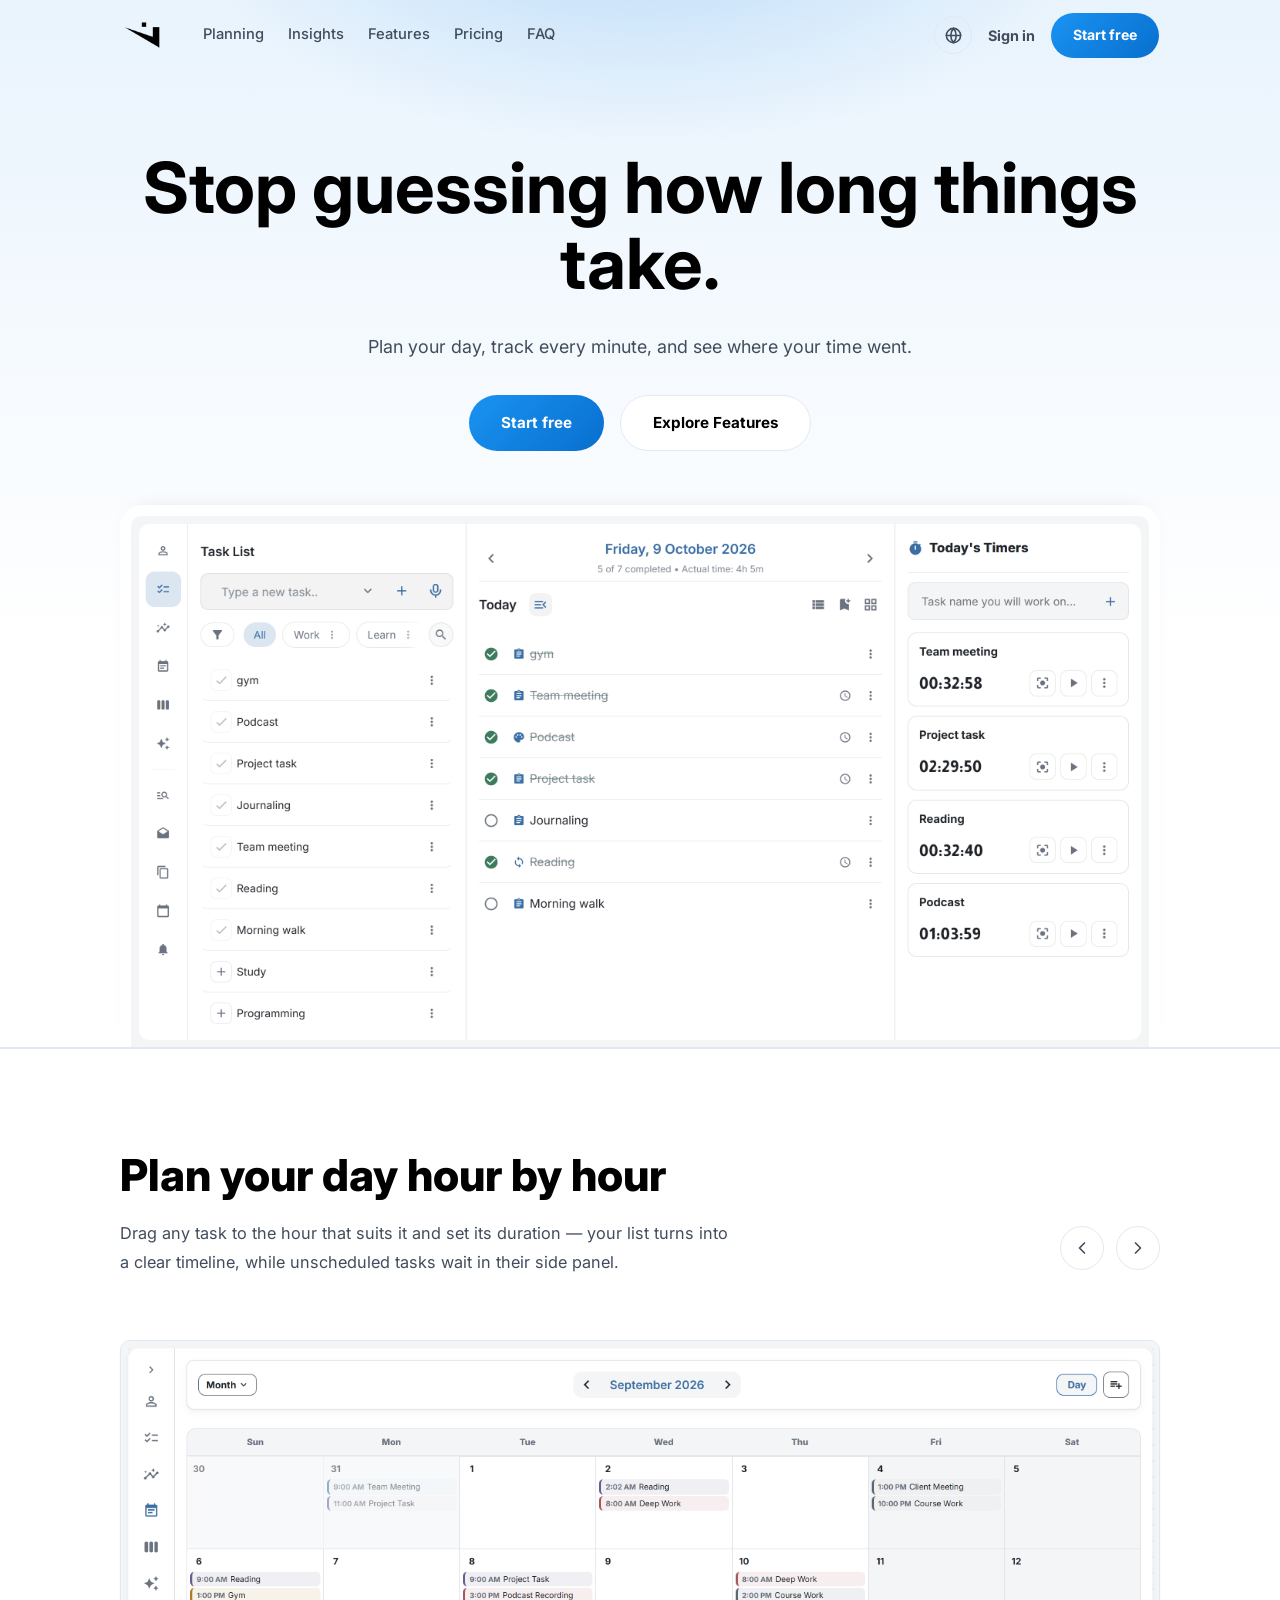
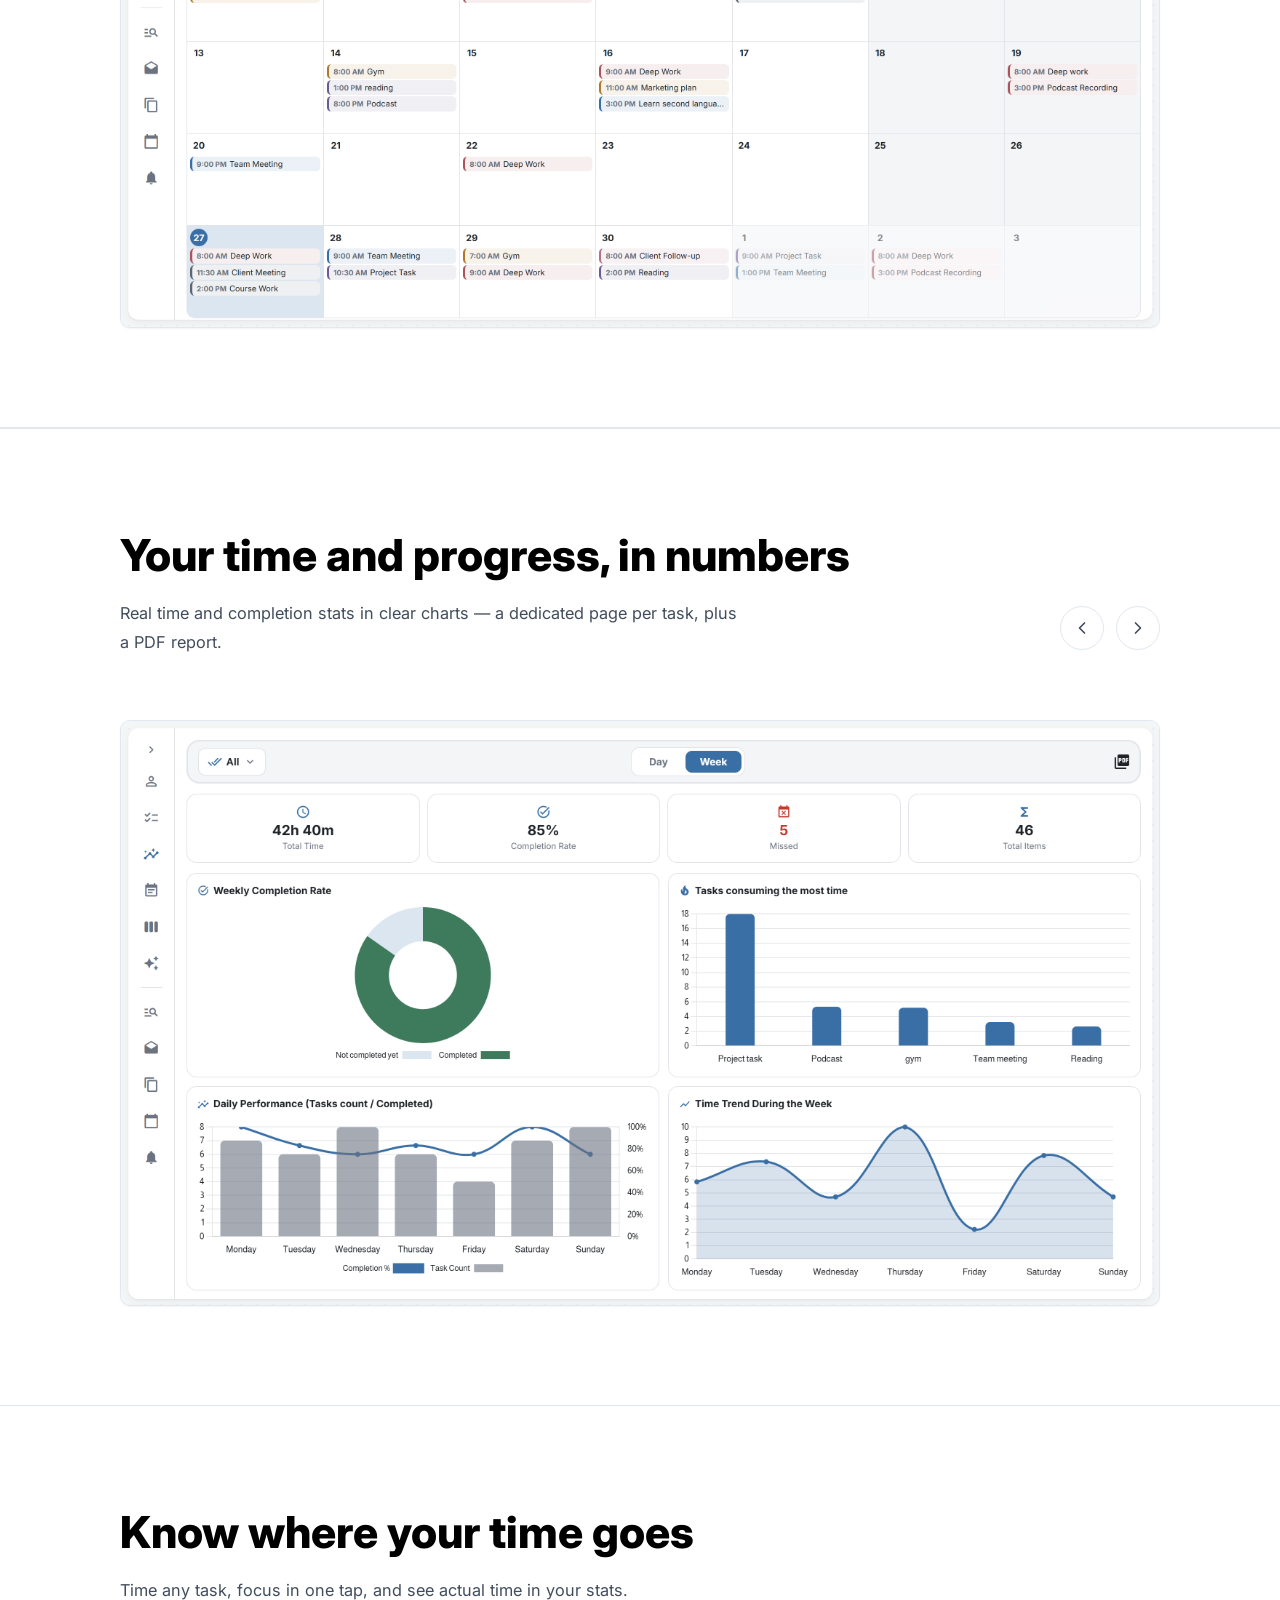
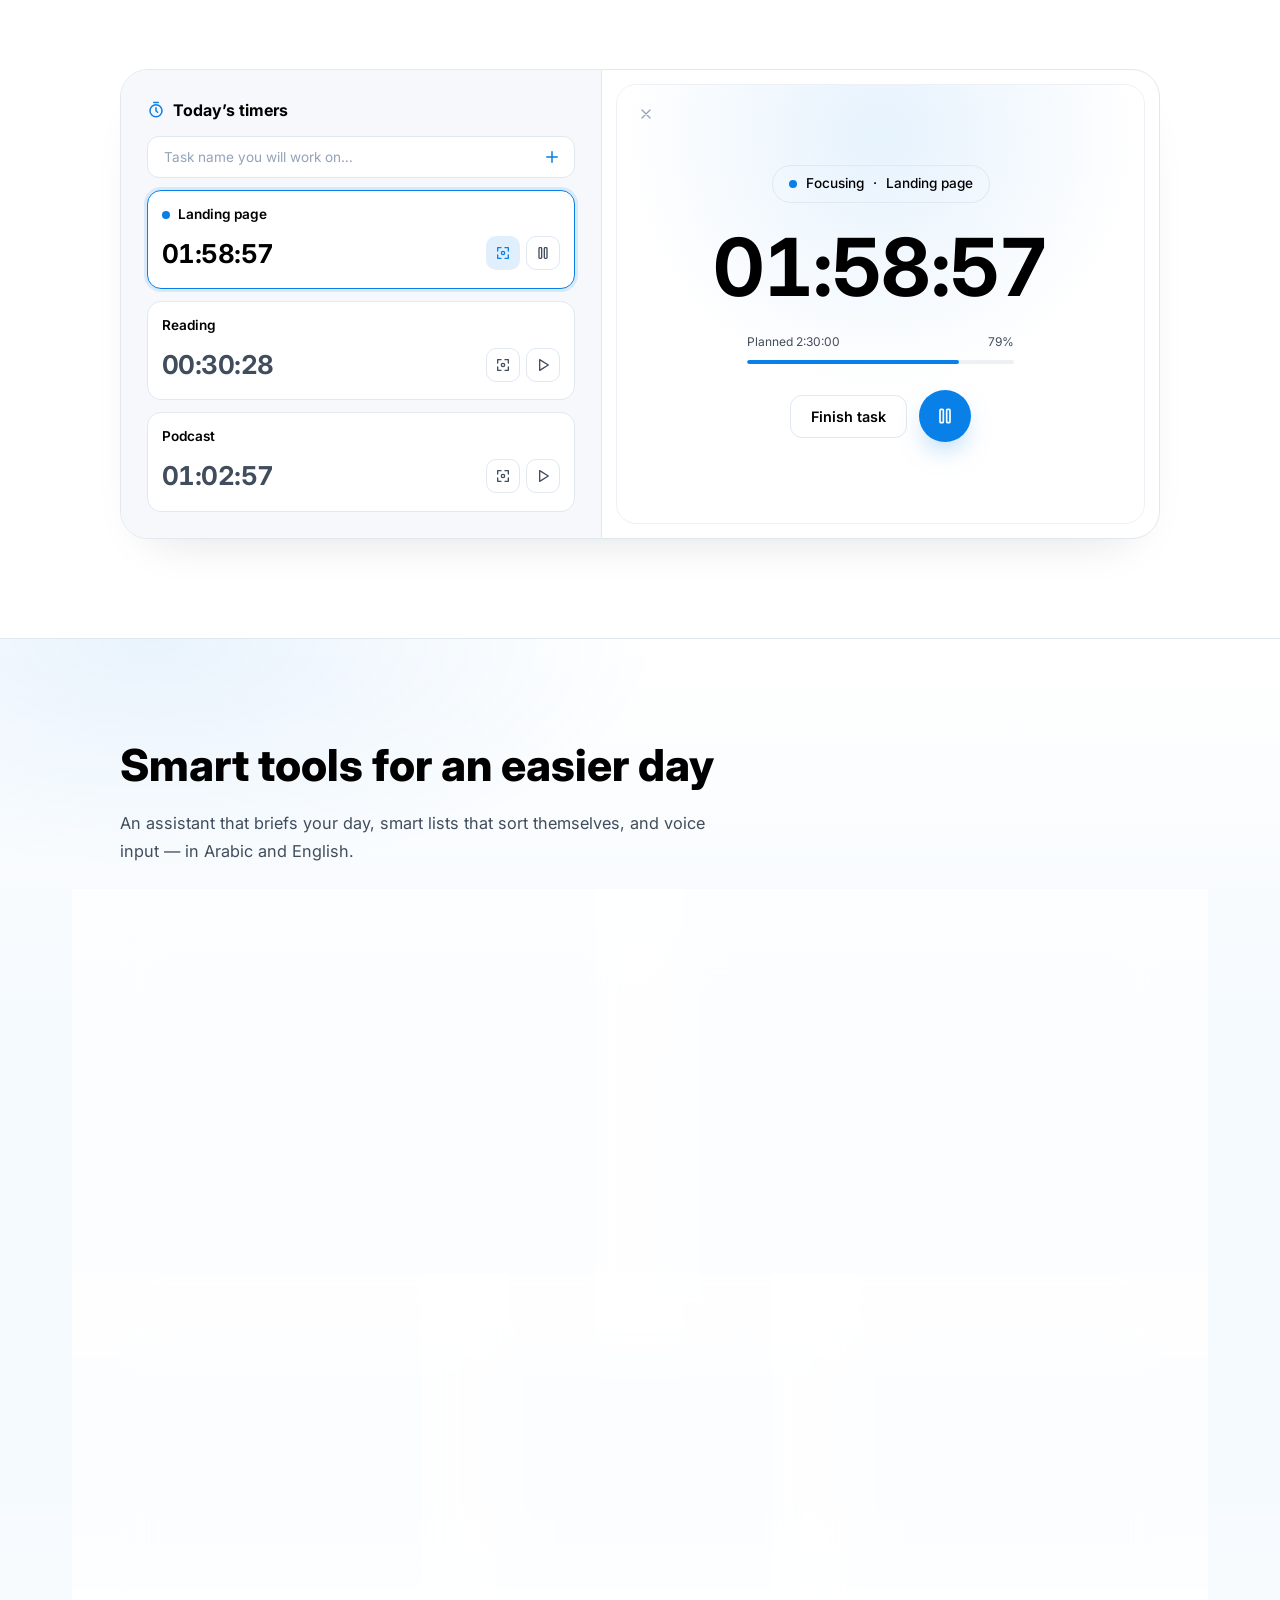
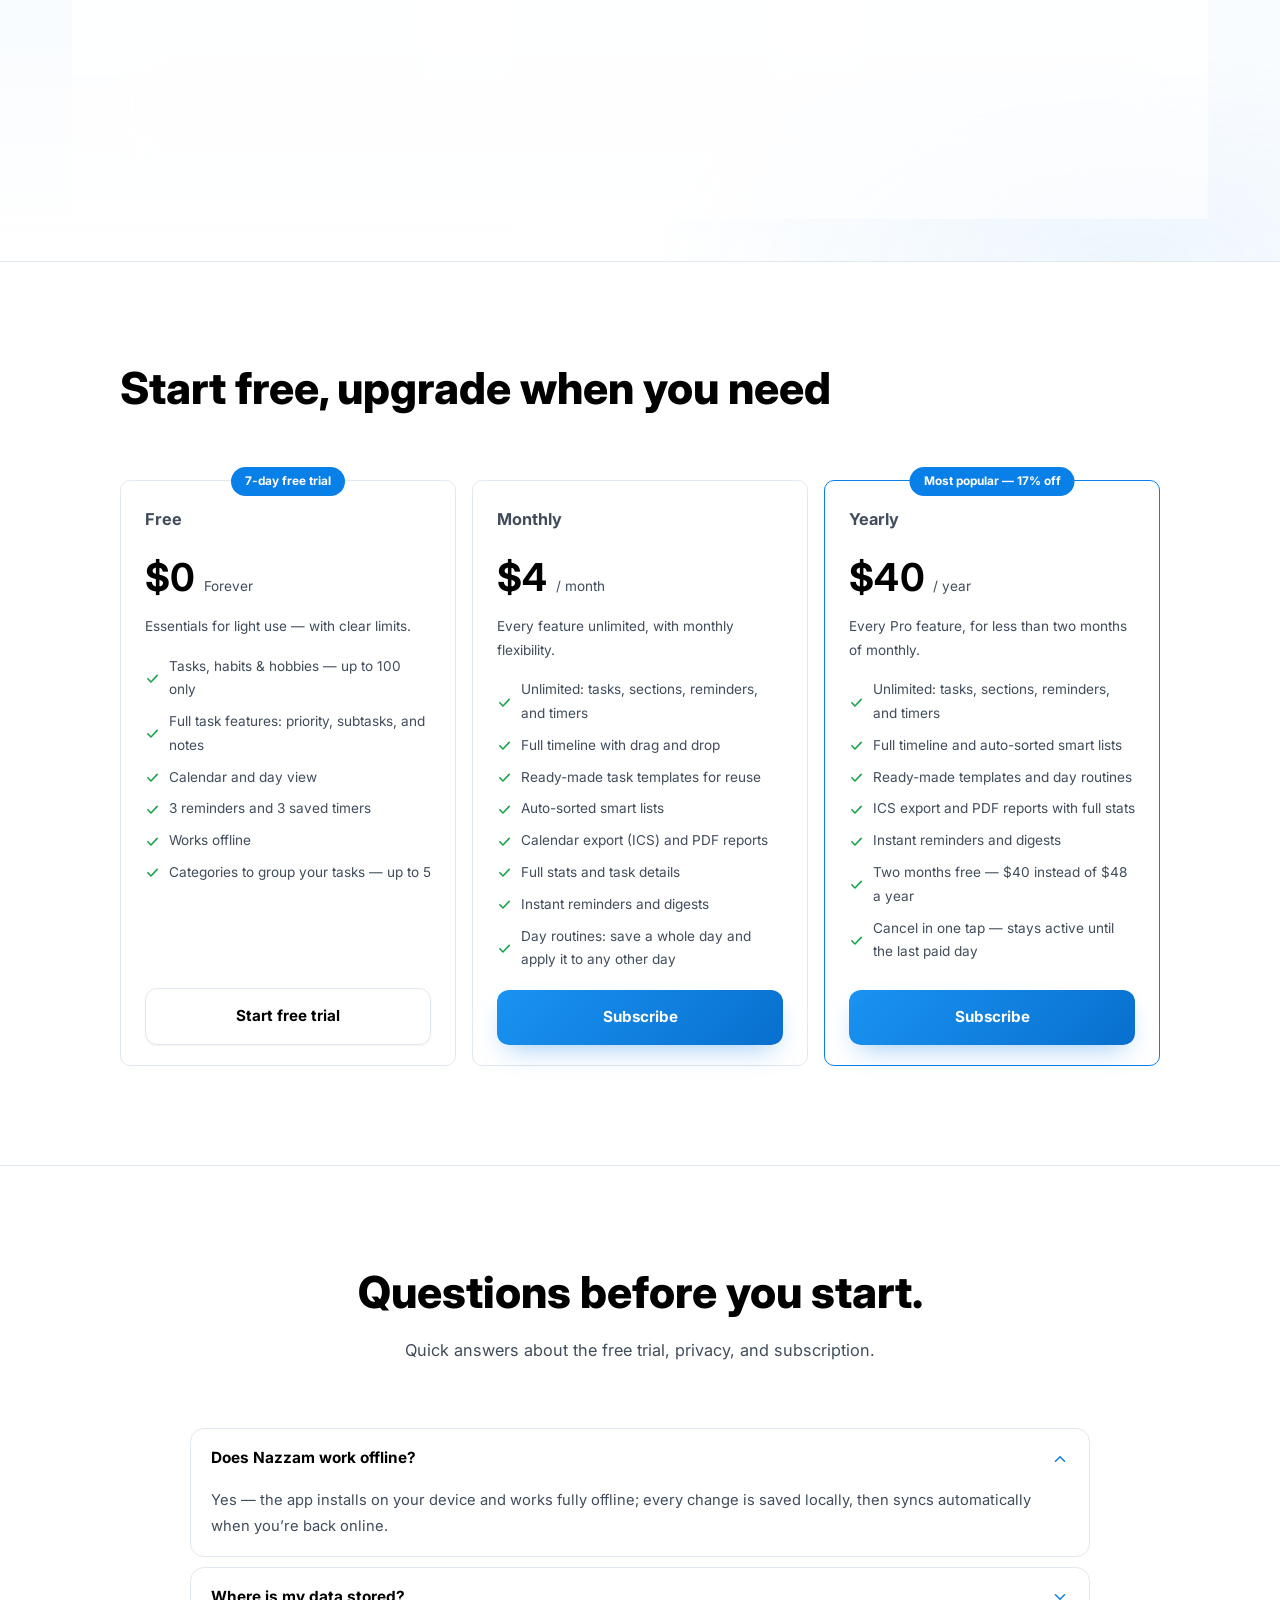
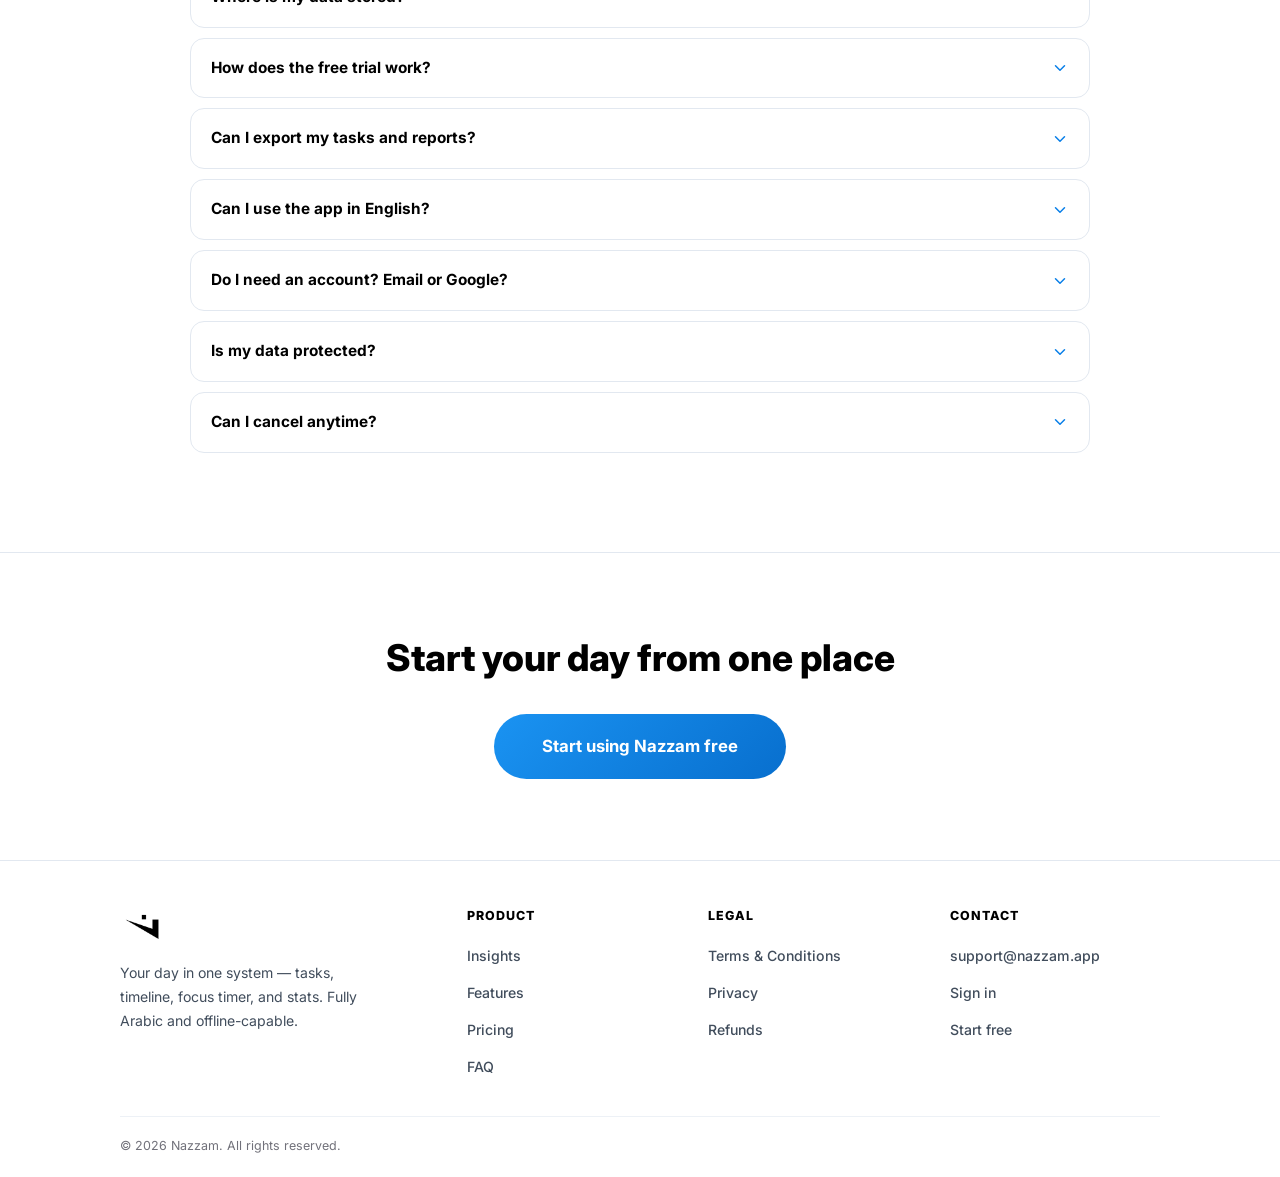
<file: index.html>
<!doctype html>
<html lang="ar" dir="rtl" data-lp-title="meta.title" data-lp-desc="meta.desc">
  <head>
    <meta charset="UTF-8" />
    <meta name="viewport" content="width=device-width, initial-scale=1.0" />
    <title>نظم — تطبيق الإنتاجية وإدارة المهام</title>
    <script src="assets/js/clarity-loader.js"></script>
    <script src="assets/js/landing-head.js"></script>

    <meta
      name="description"
      content="نظم تطبيق إنتاجية وإدارة مهام لتخطيط يومك، وتتبع وقتك، والحفاظ على تركيزك، وتنظيم مهامك المتكررة في مكان واحد."
    />
    <meta property="og:type" content="website" />
    <meta property="og:url" content="https://nazzam.app/" />
    <link rel="canonical" href="https://nazzam.app/" />
    <meta property="og:site_name" content="نظم" />
    <meta property="og:title" content="نظم — تطبيق الإنتاجية وإدارة المهام" />
    <meta
      property="og:description"
      content="تطبيق إنتاجية وإدارة مهام لتخطيط يومك، وتتبع وقتك، والحفاظ على تركيزك، وتنظيم مهامك المتكررة في مكان واحد."
    />
    <meta property="og:image" content="https://nazzam.app/app/img/og-cover.png" />
    <meta property="og:image:width" content="1200" />
    <meta property="og:image:height" content="630" />
    <meta property="og:locale" content="ar_EG" />
    <meta name="twitter:card" content="summary_large_image" />
    <meta name="twitter:title" content="نظم — تطبيق الإنتاجية وإدارة المهام" />
    <meta
      name="twitter:description"
      content="تطبيق إنتاجية وإدارة مهام لتخطيط يومك، وتتبع وقتك، والحفاظ على تركيزك، وتنظيم مهامك المتكررة في مكان واحد."
    />
    <meta name="twitter:image" content="https://nazzam.app/app/img/og-cover.png" />
    <meta name="theme-color" content="#F8FAFC" />
    <link rel="icon" href="app/icons/favicon.ico" />
    <link rel="icon" type="image/png" sizes="512x512" href="app/icons/icon-512.png" />
    <link rel="icon" type="image/png" sizes="192x192" href="app/icons/icon-192.png" />
    <link rel="apple-touch-icon" href="app/icons/apple-touch-icon.png" />

    <link rel="preconnect" href="https://fonts.googleapis.com" />
    <link rel="preconnect" href="https://fonts.gstatic.com" crossorigin />
    <link rel="preconnect" href="https://api.fontshare.com" crossorigin />
    <link
      href="https://fonts.googleapis.com/css2?family=Cairo:wght@500;600;700;800&family=IBM+Plex+Sans+Arabic:wght@400;500;700&family=Almarai:wght@400;700;800&family=Inter:wght@400;500;600;700;800&display=swap"
      rel="stylesheet"
    />
    <link href="https://api.fontshare.com/v2/css?f[]=satoshi@700,900&f[]=cal-sans@400,500,600&display=swap" rel="stylesheet" />
    <link rel="stylesheet" href="assets/css/landing.css" />

    <script type="application/ld+json">
      {
        "@context": "https://schema.org",
        "@type": "SoftwareApplication",
        "name": "نظم",
        "alternateName": "NAZZAM",
        "url": "https://nazzam.app/",
        "applicationCategory": "ProductivityApplication",
        "operatingSystem": "Web, Android, iOS",
        "inLanguage": "ar",
        "description": "منظومة عربية لإدارة اليوم: مهام وعادات وهوايات، جدول زمني بالسحب والإفلات، مؤقّت تركيز، وإحصائيات — تعمل دون اتصال.",
        "offers": [
          { "@type": "Offer", "name": "شهري", "price": "4.00", "priceCurrency": "USD" },
          { "@type": "Offer", "name": "سنوي", "price": "40.00", "priceCurrency": "USD" }
        ]
      }
    </script>
  </head>
  <body>
    <!-- مكتبة الأيقونات SVG (نمط Lucide — stroke/currentColor) -->
    <svg xmlns="http://www.w3.org/2000/svg" style="display: none" aria-hidden="true">
      <defs>
        <symbol id="i-menu" viewBox="0 0 24 24"><path d="M4 7h16M4 12h16M4 17h16"/></symbol>
        <symbol id="i-close" viewBox="0 0 24 24"><path d="M6 6l12 12M18 6L6 18"/></symbol>
        <symbol id="i-check" viewBox="0 0 24 24"><path d="M4.5 12.5l5 5L19.5 7"/></symbol>
        <symbol id="i-check-circle" viewBox="0 0 24 24"><circle cx="12" cy="12" r="9"/><path d="M8.5 12.5l2.5 2.5 4.5-5"/></symbol>
        <symbol id="i-search" viewBox="0 0 24 24"><circle cx="11" cy="11" r="7"/><path d="M20.5 20.5L16 16"/></symbol>
        <symbol id="i-timer" viewBox="0 0 24 24"><circle cx="12" cy="13.5" r="7.5"/><path d="M12 10.5v3l2 2M10 2.5h4M12 2.5v3"/></symbol>
        <symbol id="i-flame" viewBox="0 0 24 24"><path d="M8.5 14.5A2.5 2.5 0 0011 12c0-1.38-.5-2-1-3-1.07-2.14-.22-4.05 2-6 .5 2.5 2 4.9 4 6.5 2 1.6 3 3.5 3 5.5a7 7 0 11-14 0c0-1.15.43-2.29 1-3a2.5 2.5 0 002.5 2.5z"/></symbol>
        <symbol id="i-play" viewBox="0 0 24 24"><path d="M8 5.5v13l10.5-6.5z" fill="currentColor" stroke="none"/></symbol>
        <symbol id="i-pause" viewBox="0 0 24 24"><path d="M9 5.5v13M15 5.5v13"/></symbol>
    <symbol id="i-replay" viewBox="0 0 24 24"><path d="M20 12a8 8 0 1 1-2.4-5.7M20 3.5V9h-5.5"/></symbol>
        <symbol id="i-square" viewBox="0 0 24 24"><rect x="6.5" y="6.5" width="11" height="11" rx="2"/></symbol>
        <symbol id="i-repeat" viewBox="0 0 24 24"><path d="M17 2.5l3.5 3.5L17 9.5M3.5 11.5v-1a4 4 0 014-4H20M7 21.5l-3.5-3.5L7 14.5M20.5 12.5v1a4 4 0 01-4 4H4"/></symbol>
        <symbol id="i-tag" viewBox="0 0 24 24"><path d="M3.5 11V4.5a1 1 0 011-1H11l9 9-7.5 7.5-9-9z"/><circle cx="8" cy="8" r="1.4"/></symbol>
        <symbol id="i-star" viewBox="0 0 24 24"><path d="M12 3.5l2.6 5.4 5.9.8-4.3 4.1 1 5.9-5.2-2.8-5.2 2.8 1-5.9L3.5 9.7l5.9-.8z"/></symbol>
        <symbol id="i-grip" viewBox="0 0 24 24"><path d="M9 6h.01M9 12h.01M9 18h.01M15 6h.01M15 12h.01M15 18h.01" stroke-width="3"/></symbol>
        <symbol id="i-book" viewBox="0 0 24 24"><path d="M4 19.5A2.5 2.5 0 016.5 17H20M6.5 2H20v20H6.5A2.5 2.5 0 014 19.5v-15A2.5 2.5 0 016.5 2z"/></symbol>
        <symbol id="i-zap" viewBox="0 0 24 24"><path d="M3.5 12h4l2.5-7.5 4 15 2.5-7.5h4"/></symbol>
        <symbol id="i-school" viewBox="0 0 24 24"><path d="M22 9.5l-10-5-10 5 10 5 10-5z"/><path d="M6 12v4.5c0 1.4 2.7 2.8 6 2.8s6-1.4 6-2.8V12"/></symbol>
        <symbol id="i-code" viewBox="0 0 24 24"><path d="M16 18l6-6-6-6M8 6l-6 6 6 6"/></symbol>
        <symbol id="i-mail" viewBox="0 0 24 24"><rect x="3" y="5" width="18" height="14" rx="2"/><path d="M3 7.5l9 6 9-6"/></symbol>
        <symbol id="i-phone" viewBox="0 0 24 24"><path d="M22 16.9v2.6a2 2 0 01-2.2 2 19.9 19.9 0 01-8.6-3.1 19.4 19.4 0 01-6-6A19.9 19.9 0 012.1 3.7 2 2 0 014.1 1.5h2.6a2 2 0 012 1.7c.1 1 .4 1.9.7 2.8a2 2 0 01-.4 2.1L7.9 9.2a16 16 0 006 6l1.1-1.1a2 2 0 012.1-.5c.9.3 1.8.6 2.8.7a2 2 0 012.1 2z"/></symbol>
        <symbol id="i-file" viewBox="0 0 24 24"><path d="M14 3H7a2 2 0 00-2 2v14a2 2 0 002 2h10a2 2 0 002-2V8z"/><path d="M14 3v5h5M9 13h6M9 17h4"/></symbol>
        <symbol id="i-export" viewBox="0 0 24 24"><path d="M14 3H7a2 2 0 00-2 2v14a2 2 0 002 2h10a2 2 0 002-2V8z"/><path d="M14 3v5h5M12 11.5v5M9.5 14l2.5 2.5 2.5-2.5"/></symbol>
        <symbol id="i-copy" viewBox="0 0 24 24"><rect x="9" y="9" width="12" height="12" rx="2"/><path d="M5 15H4a2 2 0 01-2-2V4a2 2 0 012-2h9a2 2 0 012 2v1"/></symbol>
        <symbol id="i-chart" viewBox="0 0 24 24"><path d="M5 20v-6M10 20V9M15 20v-8M20 20V5"/></symbol>
        <symbol id="i-list" viewBox="0 0 24 24"><path d="M4.5 5.5L6 7l2.5-3M11 6h9M4.5 12.5L6 14l2.5-3M11 13h9M4.5 19.5L6 21l2.5-3M11 20h9"/></symbol>
        <symbol id="i-palette" viewBox="0 0 24 24"><path d="M12 22a10 10 0 110-20c5.5 0 10 4.1 10 9.2a4.8 4.8 0 01-4.8 4.8h-1.7a1.9 1.9 0 00-1.4 3.2c.3.3.4.7.4 1a1.3 1.3 0 01-1.3 1.3z"/><path d="M7.5 10.5h.01M12 7.5h.01M16.5 10.5h.01M7.5 15h.01"/></symbol>
        <symbol id="i-globe" viewBox="0 0 24 24"><circle cx="12" cy="12" r="9"/><path d="M3 12h18M12 3a13.5 13.5 0 010 18M12 3a13.5 13.5 0 000 18"/></symbol>
        <symbol id="i-wifi-off" viewBox="0 0 24 24"><path d="M2 2l20 20M8.8 16.9a4.8 4.8 0 016.4 0M5 13a10 10 0 015.2-2.7M12 20h.01M15.5 10.3a10 10 0 013.5 2.7M19 7.3A15 15 0 009.5 5.2M2 8.5a15 15 0 013.7-2.8"/></symbol>
        <symbol id="i-download" viewBox="0 0 24 24"><path d="M12 3v11M7.5 9.5L12 14l4.5-4.5M4 17.5V19a2 2 0 002 2h12a2 2 0 002-2v-1.5"/></symbol>
        <symbol id="i-shield" viewBox="0 0 24 24"><path d="M12 2.5l7.5 3v5.5c0 5-3.2 8.3-7.5 10.5-4.3-2.2-7.5-5.5-7.5-10.5V5.5z"/><path d="M9 11.5l2 2 4-4.5"/></symbol>
        <symbol id="i-bell" viewBox="0 0 24 24"><path d="M6 9.5a6 6 0 0112 0c0 4.8 1.8 6 1.8 6H4.2s1.8-1.2 1.8-6M10.3 19.5a1.8 1.8 0 003.4 0"/></symbol>
        <symbol id="i-archive" viewBox="0 0 24 24"><rect x="3" y="4" width="18" height="4.5" rx="1"/><path d="M5.5 8.5V19a1.5 1.5 0 001.5 1.5h10a1.5 1.5 0 001.5-1.5V8.5M10 12.5h4"/></symbol>
        <symbol id="i-sub" viewBox="0 0 24 24"><path d="M4 6h16M8 12h12M8 18h12M4 12h.01M4 18h.01" stroke-width="2.4"/></symbol>
        <symbol id="i-lock" viewBox="0 0 24 24"><rect x="5" y="11" width="14" height="9.5" rx="2"/><path d="M8 11V7.5a4 4 0 018 0V11"/></symbol>
        <symbol id="i-devices" viewBox="0 0 24 24"><rect x="2.5" y="5" width="13" height="10.5" rx="2"/><path d="M2.5 19h13"/><rect x="17.5" y="9" width="4.5" height="9.5" rx="1.5"/><path d="M19.75 15.5h.01"/></symbol>
        <symbol id="i-sun" viewBox="0 0 24 24"><circle cx="12" cy="12" r="4"/><path d="M12 2.5v2M12 19.5v2M4.9 4.9l1.4 1.4M17.7 17.7l1.4 1.4M2.5 12h2M19.5 12h2M4.9 19.1l1.4-1.4M17.7 6.3l1.4-1.4"/></symbol>
        <symbol id="i-moon" viewBox="0 0 24 24"><path d="M20.5 13.5A8.5 8.5 0 1110 3a7 7 0 0010.5 10.5z"/></symbol>
        <symbol id="i-arrow" viewBox="0 0 24 24"><path d="M19 12H5M11.5 18.5L5 12l6.5-6.5"/></symbol>
        <symbol id="i-target" viewBox="0 0 24 24"><circle cx="12" cy="12" r="8.5"/><circle cx="12" cy="12" r="4.5"/><circle cx="12" cy="12" r="1" fill="currentColor" stroke="none"/></symbol>
        <symbol id="i-clock" viewBox="0 0 24 24"><circle cx="12" cy="12" r="8.5"/><path d="M12 7.5V12l3 2"/></symbol>
        <symbol id="i-plus" viewBox="0 0 24 24"><path d="M12 5v14M5 12h14"/></symbol>
        <symbol id="i-chev" viewBox="0 0 24 24"><path d="M6 9l6 6 6-6"/></symbol>
        <symbol id="i-radio-unchecked" viewBox="0 0 24 24"><circle cx="12" cy="12" r="9" fill="none" stroke="currentColor" stroke-width="1.8"/></symbol>
        <symbol id="i-mic" viewBox="0 0 24 24"><rect x="9" y="3" width="6" height="11" rx="3"/><path d="M5 11a7 7 0 0 0 14 0M12 18v3"/></symbol>
      </defs>
    </svg>



    <!-- ========================= الهيدر ========================= -->
    <header class="nav" id="siteHeader"></header>

    <main id="top">
      <!-- ============================================================
           الهيرو
      ============================================================ -->
      <section class="hero">
        <div class="hero-aura" aria-hidden="true"></div>
        <div class="hero-dots" aria-hidden="true"></div>
        <div class="container hero-inner">
          <h1 class="hero-title">
            <span class="line anim" style="--ad: 0.12s"><span data-lp="hero.t1">توقف عن تخمين مدة مهامك</span></span>
            <span class="line anim" style="--ad: 0.2s"
              ><span data-lp-html="hero.t2"></span></span
            >
          </h1>
          <p class="hero-sub anim" style="--ad: 0.3s" data-lp="hero.sub">
            خطط ليومك، وتتبّع كل دقيقة، واعرف أين ذهب وقتك.
          </p>
          <div class="hero-cta anim" style="--ad: 0.4s">
            <a href="app/" class="btn btn-primary btn-lg" id="heroStartBtn" data-lp="hero.start">ابدأ مجانًا</a>
            <a href="#plan" class="btn btn-ghost btn-lg" data-lp="hero.discover">اكتشف المميزات</a>
          </div>
        </div>

        <div class="container hero-media-wrap" id="heroShotWrap">
          <div class="hero-media" id="heroMedia">
            <figure class="hero-shot" role="img" data-lp-aria="hero.shot_aria" aria-label="لقطة حقيقية من تطبيق نظم: القائمة والمهام والمؤقتات">
              <img src="app/img/shots/app.png" data-lp-alt="hero.shot_alt" alt="واجهة تطبيق نظم — القائمة وقائمة المهام ومهام اليوم مع المؤقتات" width="2852" height="1561" loading="eager" decoding="async" fetchpriority="high" />
            </figure>
          </div>
        </div>
      </section>

      <!-- ============================================================
           كيف يعمل — خطوات مرقمة
      ============================================================ -->
      <section class="section" id="how">
        <div class="container">
          <div class="sec-head reveal how-head">
            <h2 data-lp="how.title">نظام واحد ليومك كله</h2>
            <p class="sec-lead" data-lp="how.lead">
              دورة يومك كاملة في مكان واحد — بدون تنقل بين التطبيقات وبدون إعدادات معقدة.
            </p>
          </div>

          <div class="how-demo" id="howDemo" data-scene="0">
            <div class="dm-stage" dir="ltr">
              <!-- الكانفس: نسخة بحجم التطبيق الحقيقي (1426px) ومضروب في scale
                   عشان يظهر بنفس النِسَب في أي عرض. جوه بت转会 لقواعد CSS
                   الحقيقية من التطبيق (scoped بـ .dm-app). -->
              <div class="dm-canvas dm-app">
                <div class="app-shell">

                <!-- ===== الشريط الجانبي: نفس بنية app/index.html ===== -->
                <aside class="side-nav collapsed" aria-hidden="true">
                  <div class="side-nav-head">
                    <button class="side-nav-btn side-nav-collapse-btn"><span class="material-icons">chevron_right</span></button>
                    <button class="side-nav-btn"><span class="material-icons">person_outline</span><span class="side-nav-label">Account</span></button>
                  </div>
                  <button class="side-nav-btn active" id="dmNavTasks"><span class="material-icons">checklist</span><span class="side-nav-label">Today's Tasks</span></button>
                  <button class="side-nav-btn" id="dmNavStats"><span class="material-icons">insights</span><span class="side-nav-label">Statistics</span></button>
                  <button class="side-nav-btn" id="dmNavSchedule"><span class="material-icons">event_note</span><span class="side-nav-label">Schedule</span></button>
                  <button class="side-nav-btn"><span class="material-icons">view_week</span><span class="side-nav-label">Week View</span></button>
                  <button class="side-nav-btn"><span class="material-icons">auto_awesome</span><span class="side-nav-label">Smart Lists</span></button>
                  <div class="side-nav-divider"></div>
                  <button class="side-nav-btn"><span class="material-icons">manage_search</span><span class="side-nav-label">Search All Tasks</span></button>
                  <button class="side-nav-btn"><span class="material-icons">drafts</span><span class="side-nav-label">Drafts</span></button>
                  <button class="side-nav-btn"><span class="material-icons">content_copy</span><span class="side-nav-label">Templates</span></button>
                  <button class="side-nav-btn"><span class="material-icons">calendar_today</span><span class="side-nav-label">Calendar</span></button>
                  <button class="side-nav-btn"><span class="material-icons">notifications</span><span class="side-nav-label">Notifications</span></button>
                </aside>

                <div class="app-main">
                  <div class="main-layout">
                <!-- ===== العمود الرئيسي: نفس بنية render.js ===== -->
                <div class="main-col">
                  <!-- ===== مشهد اليوم (٠ و٢): محتوى اليوم الحقيقي ===== -->
                  <div class="dm-scene-day">
                  <div class="date-nav">
                    <button class="nav-btn"><span class="material-icons">chevron_right</span></button>
                    <div class="date-display">
                      <div class="day-name" id="dmDate"></div>
                      <div class="day-sub" id="dmDateSub"></div>
                    </div>
                    <button class="nav-btn"><span class="material-icons">chevron_left</span></button>
                  </div>

                  <div class="bank-wrap">
                    <button class="bank-toggle">
                      <span class="bank-toggle-label">Task List</span>
                      <span class="bank-toggle-arrow open"><span class="material-icons">expand_more</span></span>
                    </button>

                    <div class="bank-content">
                      <!-- صف الإضافة: نفس .add-row في render.js:207 -->
                      <div class="add-row bank-add-task-row">
                        <input type="text" id="dmTyped" readonly />
                        <div class="add-arrow-wrap">
                          <button class="add-arrow-btn"><span class="material-icons">expand_more</span></button>
                        </div>
                        <button class="add-btn icon-only add-keyword-btn" id="dmAddBtn"><span class="material-icons">add</span></button>
                      </div>

                      <!-- شرائح الفلاتر: الفانل أول واحدة، نفس render.js:219 -->
                      <div class="filter-chips-wrap">
                        <div class="filter-chips">
                          <div class="bank-filters-panel-wrap">
                            <button class="filter-chip bank-filters-toggle"><span class="material-icons">filter_alt</span></button>
                            <div class="filter-add-popover">
                              <input type="text" placeholder="New filter..." maxlength="40" readonly />
                            </div>
                          </div>
                          <button class="filter-chip active">All</button>
                          <span class="filter-chip-outer"><span class="filter-chip-wrap"><button class="filter-chip-label">work</button><button class="filter-chip-more"><span class="material-icons">more_vert</span></button></span></span>
                          <span class="filter-chip-outer"><span class="filter-chip-wrap"><button class="filter-chip-label">learn</button><button class="filter-chip-more"><span class="material-icons">more_vert</span></button></span></span>
                          <span class="filter-chip-outer"><span class="filter-chip-wrap"><button class="filter-chip-label">personal</button><button class="filter-chip-more"><span class="material-icons">more_vert</span></button></span></span>
                        </div>
                      </div>
                      <!-- البحث: لسان صغير على الفاصل، نفس render.js:271 -->
                      <div class="bank-search-divider-wrap">
                        <div class="bank-filters-divider"></div>
                        <button class="bank-search-reveal"><span class="material-icons">search</span></button>
                      </div>
                      <div class="bank-search-collapsible">
                        <div class="bank-search-collapsible-inner">
                          <div class="bank-search">
                            <input type="text" placeholder="Search the list..." readonly />
                            <button class="bank-search-clear" style="display:none"><span class="material-icons">close</span></button>
                          </div>
                        </div>
                      </div>

                      <!-- شيبات البنك: نفس .keyword-row في render.js:327 -->
                      <div class="keyword-list" id="dmBankRows">
                        <div class="keyword-row"><button class="add-to-day-btn"><span class="material-icons">add</span></button><div class="keyword-main"><span class="keyword-name">Team meeting</span><div class="keyword-icons"><div class="task-more-menu-wrap"><button class="icon-btn task-more-btn"><span class="material-icons">more_vert</span></button></div></div></div></div>
                        <div class="keyword-row"><button class="add-to-day-btn"><span class="material-icons">add</span></button><div class="keyword-main"><span class="keyword-name">Project task</span><div class="keyword-icons"><div class="task-more-menu-wrap"><button class="icon-btn task-more-btn"><span class="material-icons">more_vert</span></button></div></div></div></div>
                        <div class="keyword-row"><button class="add-to-day-btn added" disabled><span class="material-icons">check</span></button><div class="keyword-main"><span class="keyword-name">gym</span><div class="keyword-icons"><div class="task-more-menu-wrap"><button class="icon-btn task-more-btn"><span class="material-icons">more_vert</span></button></div></div></div></div>
                        <div class="keyword-row"><button class="add-to-day-btn added" disabled><span class="material-icons">check</span></button><div class="keyword-main"><span class="keyword-name">Reading</span><div class="keyword-icons"><div class="task-more-menu-wrap"><button class="icon-btn task-more-btn"><span class="material-icons">more_vert</span></button></div></div></div></div>
                        <div class="keyword-row"><button class="add-to-day-btn added" disabled><span class="material-icons">check</span></button><div class="keyword-main"><span class="keyword-name">Podcast</span><div class="keyword-icons"><div class="task-more-menu-wrap"><button class="icon-btn task-more-btn"><span class="material-icons">more_vert</span></button></div></div></div></div>
                        <div class="keyword-row"><button class="add-to-day-btn added" disabled><span class="material-icons">check</span></button><div class="keyword-main"><span class="keyword-name">Morning walk</span><div class="keyword-icons"><div class="task-more-menu-wrap"><button class="icon-btn task-more-btn"><span class="material-icons">more_vert</span></button></div></div></div></div>
                        <div class="keyword-row"><button class="add-to-day-btn"><span class="material-icons">add</span></button><div class="keyword-main"><span class="keyword-name">Journaling</span><div class="keyword-icons"><div class="task-more-menu-wrap"><button class="icon-btn task-more-btn"><span class="material-icons">more_vert</span></button></div></div></div></div>
                      </div>
                    </div>
                  </div>

                  <!-- ===== اليوم: نفس .section-title + .task-list في render.js ===== -->
                  <div class="section-title">
                    <span>Today</span>
                    <div class="day-actions-wrap">
                      <button class="day-actions-toggle"><span class="material-icons">view_module</span></button>
                      <button class="day-actions-toggle"><span class="material-icons">bookmark_add</span></button>
                      <button class="day-actions-toggle"><span class="material-icons">grid_view</span></button>
                    </div>
                  </div>

                  <div class="task-list" id="dmTaskList">
                    <div class="task-row" id="dmNewRow">
                      <button class="task-check"><span class="material-icons">radio_button_unchecked</span></button>
                      <button class="task-name-btn"><span class="task-type-icon task-type-task"><span class="material-icons">assignment</span></span><span class="task-name" id="dmNewName"></span></button>
                      <div class="task-more-menu-wrap open-up">
                        <button class="icon-btn task-more-btn" id="dmMoreBtn"><span class="material-icons">more_vert</span></button>
                        <div class="task-more-dropdown" id="dmMoreDrop">
                          <button class="tmd-btn"><span class="material-icons">edit</span><span>Edit</span></button>
                          <button class="tmd-btn"><span class="material-icons">note_add</span><span>Note</span></button>
                          <div class="time-choice-submenu-wrap">
                            <button class="tmd-btn" id="dmTimeBtn"><span class="material-icons">schedule</span><span>Time</span></button>
                            <div class="clock-choice-popover" id="dmTimePop">
                              <button class="clock-choice-btn"><span class="material-icons">flag</span>Goal</button>
                              <button class="clock-choice-btn"><span class="material-icons">timelapse</span>Actual Time</button>
                              <button class="clock-choice-btn" id="dmStartTimerBtn"><span class="material-icons">play_circle_outline</span>Start Timer</button>
                            </div>
                          </div>
                          <button class="tmd-btn"><span class="material-icons">account_tree</span><span>Subtasks</span></button>
                          <button class="tmd-btn"><span class="material-icons">event_repeat</span><span>Repeat & move</span></button>
                          <button class="tmd-btn"><span class="material-icons">flag</span><span>Priority</span></button>
                          <button class="tmd-btn"><span class="material-icons">notifications_none</span><span>Reminder</span></button>
                          <button class="tmd-btn"><span class="material-icons">content_copy</span><span>Save as template</span></button>
                          <button class="tmd-btn delete"><span class="material-icons">delete</span><span>Delete</span></button>
                        </div>
                      </div>
                    </div>
                    <div class="task-row">
                      <button class="task-check"><span class="material-icons">radio_button_unchecked</span></button>
                      <button class="task-name-btn"><span class="task-type-icon task-type-task"><span class="material-icons">assignment</span></span><span class="task-name">Deep Work</span></button>
                      <div class="task-more-menu-wrap"><button class="icon-btn task-more-btn"><span class="material-icons">more_vert</span></button></div>
                    </div>
                    <div class="task-row done">
                      <button class="task-check"><span class="material-icons">check_circle</span></button>
                      <button class="task-name-btn"><span class="task-type-icon task-type-habit"><span class="material-icons">loop</span></span><span class="task-name">Reading</span></button>
                      <div class="task-more-menu-wrap"><button class="icon-btn task-more-btn"><span class="material-icons">more_vert</span></button></div>
                    </div>
                    <div class="task-row">
                      <button class="task-check"><span class="material-icons">radio_button_unchecked</span></button>
                      <button class="task-name-btn"><span class="task-type-icon task-type-task"><span class="material-icons">assignment</span></span><span class="task-name">Client Meeting</span></button>
                      <div class="task-more-menu-wrap"><button class="icon-btn task-more-btn"><span class="material-icons">more_vert</span></button></div>
                    </div>
                    <div class="task-row done">
                      <button class="task-check"><span class="material-icons">check_circle</span></button>
                      <button class="task-name-btn"><span class="task-type-icon task-type-hobby"><span class="material-icons">palette</span></span><span class="task-name">Podcast</span></button>
                      <div class="task-more-menu-wrap"><button class="icon-btn task-more-btn"><span class="material-icons">more_vert</span></button></div>
                    </div>
                    <div class="task-row done">
                      <button class="task-check"><span class="material-icons">check_circle</span></button>
                      <button class="task-name-btn"><span class="task-type-icon task-type-task"><span class="material-icons">assignment</span></span><span class="task-name">gym</span></button>
                      <div class="task-more-menu-wrap"><button class="icon-btn task-more-btn"><span class="material-icons">more_vert</span></button></div>
                    </div>
                    <div class="task-row">
                      <button class="task-check"><span class="material-icons">radio_button_unchecked</span></button>
                      <button class="task-name-btn"><span class="task-type-icon task-type-task"><span class="material-icons">assignment</span></span><span class="task-name">Morning walk</span></button>
                      <div class="task-more-menu-wrap"><button class="icon-btn task-more-btn"><span class="material-icons">more_vert</span></button></div>
                    </div>
                  </div>
                  </div>

                  <!-- ===== مشهد الجدول الزمني (١): نفس بنية renderTimeBlockView ===== -->
                  <div class="dm-scene-tb" id="dmSceneTb">
                    <div class="date-nav tb-date-nav">
                      <div class="tb-range-dropdown">
                        <button class="tb-range-drop-btn"><span>Day</span><span class="material-icons tb-drop-arrow">expand_more</span></button>
                      </div>
                      <div class="tb-nav-group">
                        <button class="nav-btn"><span class="material-icons">chevron_right</span></button>
                        <button class="tb-day-label" id="dmTbDay">Sunday</button>
                        <button class="nav-btn"><span class="material-icons">chevron_left</span></button>
                      </div>
                      <div class="tb-actions-group">
                        <button class="tb-today-btn current">Day</button>
                        <button class="tb-unscheduled-icon-btn">
                          <span class="material-icons">playlist_add</span>
                          <span class="tb-unscheduled-badge">12</span>
                        </button>
                      </div>
                    </div>
                    <div class="timeblock-layout">
                      <div class="timeblock-calendar-col">
                        <div class="tbw-grid tbw-single">
                          <div class="tbw-col today">
                            <div class="tbw-col-head today">
                              <span class="tbw-col-num" id="dmColHead">27 Sunday</span>
                            </div>
                            <div class="tbw-col-track" style="height:576px">
                              <div class="tbw-hour-line" style="top:0px"></div>
                              <div class="tbw-hour-line" style="top:64px"></div>
                              <div class="tbw-hour-line" style="top:128px"></div>
                              <div class="tbw-hour-line" style="top:192px"></div>
                              <div class="tbw-hour-line" style="top:256px"></div>
                              <div class="tbw-hour-line" style="top:320px"></div>
                              <div class="tbw-hour-line" style="top:384px"></div>
                              <div class="tbw-hour-line" style="top:448px"></div>
                              <div class="tbw-hour-line" style="top:512px"></div>
                              <div class="tbw-hour-line" style="top:575px"></div>
                              <div class="timeline-block" style="--blk:var(--task-c6);top:0px;height:61px;right:2px;width:calc(100% - 6px)">
                                <span class="timeline-block-time">8:00 AM - 9:00 AM</span>
                                <span class="timeline-block-name">Client Meeting</span>
                                <div class="timeline-block-resize-handle"></div>
                              </div>
                              <div class="timeline-block" style="--blk:var(--task-c2);top:96px;height:189px;right:2px;width:calc(100% - 6px)">
                                <span class="timeline-block-time">9:30 AM - 12:30 PM</span>
                                <span class="timeline-block-name">Deep Work</span>
                                <div class="timeline-block-resize-handle"></div>
                              </div>
                              <div class="timeline-block" id="dmBlock" style="--blk:var(--task-c0);top:384px;height:29px;right:2px;width:calc(100% - 6px)">
                                <span class="timeline-block-time" id="dmBlockTime"></span>
                                <span class="timeline-block-name" id="dmBlockName"></span>
                                <div class="timeline-block-resize-handle"></div>
                              </div>
                            </div>
                          </div>
                          <div class="tbw-hours">
                            <div class="tbw-hours-head"></div>
                            <div class="tbw-hours-track" style="height:576px">
                              <span class="tbw-hour-label" style="top:-7px">8:00 AM</span>
                              <span class="tbw-hour-label" style="top:57px">9:00 AM</span>
                              <span class="tbw-hour-label" style="top:121px">10:00 AM</span>
                              <span class="tbw-hour-label" style="top:185px">11:00 AM</span>
                              <span class="tbw-hour-label" style="top:249px">12:00 PM</span>
                              <span class="tbw-hour-label" style="top:313px">1:00 PM</span>
                              <span class="tbw-hour-label" style="top:377px">2:00 PM</span>
                              <span class="tbw-hour-label" style="top:441px">3:00 PM</span>
                              <span class="tbw-hour-label" style="top:494px">4:00 PM</span>
                              <span class="tbw-hour-label" style="top:558px">5:00 PM</span>
                            </div>
                          </div>
                        </div>
                      </div>
                    </div>
                  </div>

                  <!-- ===== مشهد الإحصائيات (٣): نفس بنية renderWeekStatsView ===== -->
                  <div class="dm-scene-stats" id="dmSceneStats">
                    <div class="stats-view">
                      <div class="stats-view-header">
                        <div class="stats-tab-dropdown-wrap">
                          <button class="stats-tab-trigger">
                            <span class="material-icons">done_all</span>
                            <span class="stats-tab-trigger-label">All</span>
                            <span class="material-icons stats-tab-arrow">expand_more</span>
                          </button>
                        </div>
                        <div class="stats-range-toggle" role="tablist">
                          <button class="stats-range-btn">Day</button>
                          <button class="stats-range-btn active">Week</button>
                        </div>
                        <button class="nav-btn export-pdf-btn"><span class="material-icons">picture_as_pdf</span></button>
                      </div>
                      <div class="stats-summary-row">
                        <div class="stats-summary-pill">
                          <span class="material-icons">schedule</span>
                          <strong id="dmTime">0h 0m</strong>
                          <small>Total Time</small>
                        </div>
                        <div class="stats-summary-pill">
                          <span class="material-icons">task_alt</span>
                          <strong id="dmRate">0%</strong>
                          <small>Completion Rate</small>
                        </div>
                        <div class="stats-summary-pill">
                          <span class="material-icons" style="color: var(--missed);">event_busy</span>
                          <strong id="dmMissed" style="color: var(--missed);">0</strong>
                          <small>Missed</small>
                        </div>
                        <div class="stats-summary-pill">
                          <span class="material-icons">functions</span>
                          <strong id="dmTotal">0</strong>
                          <small>Total Items</small>
                        </div>
                      </div>
                      <div class="chart-grid">
                        <div class="chart-card">
                          <div class="chart-card-title"><span class="material-icons">task_alt</span>Weekly Completion Rate</div>
                          <div class="chart-card-body">
                            <canvas id="dmChartDonut"></canvas>
                          </div>
                        </div>
                        <div class="chart-card">
                          <div class="chart-card-title"><span class="material-icons">local_fire_department</span>Tasks consuming the most time</div>
                          <div class="chart-card-body">
                            <canvas id="dmChartTop"></canvas>
                          </div>
                        </div>
                        <div class="chart-card">
                          <div class="chart-card-title"><span class="material-icons">insights</span>Daily Performance</div>
                          <div class="chart-card-body">
                            <canvas id="dmChartDaily"></canvas>
                          </div>
                        </div>
                        <div class="chart-card">
                          <div class="chart-card-title"><span class="material-icons">show_chart</span>Time Trend During the Week</div>
                          <div class="chart-card-body">
                            <canvas id="dmChartTrend"></canvas>
                          </div>
                        </div>
                      </div>
                    </div>
                  </div>
                </div>

                <div class="timer-col">
                <!-- ===== لوحة المؤقتات: نفس بنية timers.js ===== -->
                <div class="timer-panel" id="dmTimers">
                  <div class="timer-panel-card">
                    <div class="timer-panel-header">
                      <div class="timer-panel-title"><span class="material-icons">timer</span><span>Today's Timers</span></div>
                      <div class="timer-add-row">
                        <input type="text" placeholder="Task name..." readonly />
                        <div class="timer-add-wrap"><button class="timer-add-btn"><span class="material-icons">add</span></button></div>
                      </div>
                    </div>
                    <div class="timer-list">
                      <div class="timer-item">
                        <div class="timer-item-top">
                          <span class="timer-name">Podcast</span>
                          <span class="timer-status-dot"></span>
                        </div>
                        <div class="timer-item-bottom">
                          <span class="timer-clock digits">01:02:57</span>
                          <div class="timer-controls">
                            <button class="timer-btn timer-focus-btn"><span class="material-icons">center_focus_strong</span></button>
                            <button class="timer-btn timer-toggle-btn"><span class="material-icons">play_arrow</span></button>
                            <button class="timer-btn timer-delete-btn"><span class="material-icons">delete</span></button>
                          </div>
                        </div>
                      </div>
                      <div class="timer-item">
                        <div class="timer-item-top">
                          <span class="timer-name">Reading</span>
                          <span class="timer-status-dot"></span>
                        </div>
                        <div class="timer-item-bottom">
                          <span class="timer-clock digits">00:30:28</span>
                          <div class="timer-controls">
                            <button class="timer-btn timer-focus-btn"><span class="material-icons">center_focus_strong</span></button>
                            <button class="timer-btn timer-toggle-btn"><span class="material-icons">play_arrow</span></button>
                            <button class="timer-btn timer-delete-btn"><span class="material-icons">delete</span></button>
                          </div>
                        </div>
                      </div>
                      <div class="timer-item" id="dmTimerItem">
                        <div class="timer-item-top">
                          <span class="timer-name" id="dmTimerName"></span>
                          <span class="timer-status-dot"></span>
                        </div>
                        <div class="timer-item-bottom">
                          <span class="timer-clock digits" id="dmClock">00:00:00</span>
                          <div class="timer-controls">
                            <button class="timer-btn timer-focus-btn"><span class="material-icons">center_focus_strong</span></button>
                            <button class="timer-btn timer-toggle-btn" id="dmPlayBtn"><span class="material-icons">play_arrow</span></button>
                            <button class="timer-btn timer-delete-btn"><span class="material-icons">delete</span></button>
                          </div>
                        </div>
                      </div>
                    </div>
                  </div>
                </div>
                </div>
              </div>
                </div>
              </div>
            </div>
          </div>

            <div class="dm-bar-strip">
              <div class="dm-captions" id="dmCaptions">
                <button class="dm-cap is-on" type="button" data-goto="0"><span class="dm-cap-num digits">01</span><span class="dm-cap-t" data-lp="how.s1t">دوّن مهامك</span></button>
                <button class="dm-cap" type="button" data-goto="1"><span class="dm-cap-num digits">02</span><span class="dm-cap-t" data-lp="how.s2t">خطّط يومك بالساعة</span></button>
                <button class="dm-cap" type="button" data-goto="2"><span class="dm-cap-num digits">03</span><span class="dm-cap-t" data-lp="how.s3t">ركّز ونفّذ</span></button>
                <button class="dm-cap" type="button" data-goto="3"><span class="dm-cap-num digits">04</span><span class="dm-cap-t" data-lp="how.s4t">تابع تقدّمك</span></button>
              </div>
              <div class="dm-controls">
                <button class="dm-ctrl" id="dmPlay" type="button" data-lp-aria="demo.pause" aria-label="إيقاف مؤقت"><svg class="ic" aria-hidden="true"><use id="dmPlayIcon" href="#i-pause"/></svg></button>
                <button class="dm-ctrl" id="dmReplay" type="button" data-lp-aria="demo.replay" aria-label="إعادة"><svg class="ic" aria-hidden="true"><use href="#i-replay"/></svg></button>
              </div>
            </div>
          </div>
        </div>
      </section>

      <!-- ============================================================
           ١٢:٠٠ م · التخطيط — الجدول الزمني
      ============================================================ -->
      <section class="section band-alt" id="plan">
        <div class="container">
          <div class="sec-head reveal">
<h2 data-lp="plan.title">خطّط يومك ساعة بساعة</h2>
            <div class="tb-head-row">
              <p class="sec-lead" data-lp="plan.lead">
                اسحب أي مهمة إلى الساعة التي تناسبها وحدّد مدّتها، فتتحوّل قائمتك
                إلى خارطة زمنية واضحة — والمهام غير المجدولة تنتظر في لوحتها الجانبية.
              </p>
              <div class="tb-nav" role="group" data-lp-aria="plan.group" aria-label="التنقل بين عروض الجدول الزمني">
                <button type="button" class="tb-arrow" id="tbPrevBtn" data-lp-aria="plan.prev" aria-label="العرض السابق"><svg class="ic"><use href="#i-chev"/></svg></button>
                <button type="button" class="tb-arrow" id="tbNextBtn" data-lp-aria="plan.next" aria-label="العرض التالي"><svg class="ic"><use href="#i-chev"/></svg></button>
              </div>
            </div>
          </div>

          <div class="reveal">
            <div class="mk-card tb-shot wide tb-real">
              <div class="tb-pane on" data-pane="month">
                <figure class="tb-shot-img">
                  <img src="app/img/shots/time-block-month1.png" data-lp-alt="plan.alt_month" alt="الجدول الزمني — عرض الشهر مع خلايا الأيام والمهام المصغرة" width="2548" height="1437" loading="lazy" decoding="async" />
                </figure>
              </div>

              <div class="tb-pane" data-pane="week">
                <figure class="tb-shot-img">
                  <img src="app/img/shots/time-block-week1.png" data-lp-alt="plan.alt_week" alt="الجدول الزمني — عرض الأسبوع بسبعة أعمدة وبلوكات ملونة" width="2512" height="1437" loading="lazy" decoding="async" />
                </figure>
              </div>

              <div class="tb-pane" data-pane="day">
                <figure class="tb-shot-img">
                  <img src="app/img/shots/time-block-day1.png" data-lp-alt="plan.alt_day" alt="الجدول الزمني — عرض اليوم مع البلوكات الزمنية الملونة" width="2534" height="1437" loading="lazy" decoding="async" />
                </figure>
              </div>
            </div>
          </div>
        </div>
      </section>

      <!-- ============================================================
           ٩:٠٠ م · القياس — الإحصائيات
      ============================================================ -->
      <section class="section band-alt" id="stats">
        <div class="container">
          <div class="sec-head reveal">
            <h2 data-lp="stats.title">إنجازك ووقتك بالأرقام</h2>
            <div class="tb-head-row">
              <p class="sec-lead" data-lp="stats.lead">
                وقتك الفعلي ونسب إنجازك في رسوم واضحة — مع صفحة مستقلة لكل مهمة وتقرير PDF.
              </p>
              <div class="tb-nav" role="group" data-lp-aria="stats.group" aria-label="التنقل بين صور الإحصائيات">
                <button type="button" class="tb-arrow" id="stPrevBtn" data-lp-aria="stats.prev" aria-label="الصورة السابقة"><svg class="ic"><use href="#i-chev"/></svg></button>
                <button type="button" class="tb-arrow" id="stNextBtn" data-lp-aria="stats.next" aria-label="الصورة التالية"><svg class="ic"><use href="#i-chev"/></svg></button>
              </div>
            </div>
          </div>

          <div class="reveal">
            <div class="mk-card tb-shot wide tb-real">
              <div class="tb-pane on" data-pane="week">
                <figure class="tb-shot-img">
                  <img src="app/img/shots/stats.png" data-lp-alt="stats.alt" alt="لوحة الإحصائيات — نسب الإنجاز والوقت الفعلي والرسوم البيانية" width="2841" height="1545" loading="lazy" decoding="async" />
                </figure>
              </div>

              <div class="tb-pane" data-pane="task">
                <figure class="tb-shot-img">
                  <img src="app/img/shots/task-stats.png" data-lp-alt="stats.alt_task" alt="إحصائيات مهمة — خريطة الالتزام والوقت اليومي" width="2841" height="1545" loading="lazy" decoding="async" />
                </figure>
              </div>
            </div>
          </div>
        </div>
      </section>

      <!-- ============================================================
            المؤقّت ووضع التركيز — عرض تفاعلي
      ============================================================ -->
      <section class="section" id="focus">
        <div class="container">
          <div class="sec-head reveal">
            <h2 data-lp-html="focus.title">اعرف أين يذهب وقتك</h2>
            <p class="sec-lead" data-lp="focus.lead">شغّل مؤقتًا على أي مهمة، وادخل وضع التركيز بنقرة، وشاهد وقتك الفعلي في إحصاءاتك.</p>
          </div>

          <div class="tfs-stage reveal">
            <div class="tfs-panel">
              <h3><svg class="ic" viewBox="0 0 24 24" fill="none" stroke="currentColor" stroke-width="2" stroke-linecap="round" aria-hidden="true"><circle cx="12" cy="13" r="8"/><path d="M12 9v4l2 2M9 2h6"/></svg><span data-lp="focus.panel_title">مؤقّتات اليوم</span></h3>
              <div class="tfs-add">
                <input id="tfsIn" data-lp-ph="focus.add_ph" placeholder="اسم المهمة التي ستعمل عليها…" maxlength="40" aria-label="اسم المهمة" />
                <button class="tfs-plus" id="tfsAdd" data-lp-title="focus.add_title" title="إضافة مؤقّت" aria-label="إضافة مؤقّت"><svg class="ic" viewBox="0 0 24 24" fill="none" stroke="currentColor" stroke-width="2.2" stroke-linecap="round" aria-hidden="true"><path d="M12 5v14M5 12h14"/></svg></button>
              </div>
              <div id="tfsList" style="display:grid;gap:12px"></div>
            </div>
            <div class="tfs-screen" id="tfsScreen">
              <span class="tfs-x" aria-hidden="true"><svg class="ic" viewBox="0 0 24 24" fill="none" stroke="currentColor" stroke-width="2" stroke-linecap="round"><path d="M6 6l12 12M18 6 6 18"/></svg></span>
              <div>
                <span class="tfs-pill"><span class="tfs-dot"></span><span id="tfsState">قيد التركيز</span> · <span id="tfsName"></span></span>
                <div class="tfs-big" id="tfsBig">00:00:00</div>
                <div class="tfs-goal"><div class="tfs-goal-lbl"><span id="tfsGoalL"></span><span id="tfsGoalR"></span></div><div class="tfs-goal-track"><i id="tfsGoalFill"></i></div></div>
                <div class="tfs-ctl">
                  <button class="tfs-fin" id="tfsFinish"><span data-lp="focus.finish">إنهاء المهمة</span></button>
                  <button class="tfs-pp" id="tfsPlay" aria-label="تشغيل أو إيقاف"></button>
                </div>
              </div>
              <div class="tfs-toast" id="tfsToast"></div>
            </div>
          </div>
        </div>
      </section>

      <!-- ============================================================
            أدوات ذكية — bento لباقي المميزات (بلا صور)
      ============================================================ -->
      <section class="section" id="extras">
        <div class="container">
          <div class="sec-head reveal">
            <h2 data-lp="extras.title">أدوات ذكية ليوم أسهل</h2>
            <p class="sec-lead" data-lp="extras.lead">مساعد يلخص يومك، وقوائم ذكية ترتب نفسها، وإدخال صوتي — بالعربية والإنجليزية.</p>
          </div>
          <div class="bento-grid reveal" id="miniGrid">
            <article class="mg-card mg-hero">
              <div class="mg-head">
                <div class="fsc-copy">
                  <h3 class="fsc-name" data-lp="more.g3t">مساعد نظم</h3>
                  <p class="fsc-desc" data-lp="more.g3d">لخص يومك وأضف مهام واسأله عن أي ميزة — بالعربية والإنجليزية.</p>
                </div>
              </div>
              <div class="mg-mock mg-chat" aria-hidden="true">
                <div class="mini-bot">
                  <span data-lp="more.as_greet">مرحبًا! يمكنني تلخيص يومك أو إضافة مهمة.</span>
                  <span class="mini-sugs"><span class="mini-sug" data-lp="more.as_c1">لخص يومي</span><span class="mini-sug" data-lp="more.as_c2">أضف مذاكرة غدًا</span></span>
                </div>
                <div class="mini-user" data-lp="more.as_u">أضف اجتماع غدًا الساعة 3 عصرًا</div>
                <div class="mini-bot" data-lp="more.as_b">تمت إضافة "اجتماع" إلى الغد 3:00 م.</div>
                <div class="mini-input"><span data-lp="more.as_ph">اسألني: لخص يومي، أضف مهمة غدًا…</span><span class="mini-send"></span></div>
              </div>
            </article>
            <article class="mg-card mg-hero">
              <div class="mg-head">
                <div class="fsc-copy">
                  <h3 class="fsc-name"><span data-lp="more.g2t">القوائم الذكية</span> <span class="mg-pro">Pro</span></h3>
                  <p class="fsc-desc" data-lp="more.g2d">متأخرة واليوم وغدًا والأسبوع القادم والعالية — مرتبة تلقائيًا.</p>
                </div>
              </div>
              <div class="mg-mock" aria-hidden="true">
                <div class="mini-tabs">
                  <span class="mini-tab"><span data-lp="more.st_overdue">متأخرة</span> <b>50+</b></span>
                  <span class="mini-tab on"><span data-lp="more.st_today">اليوم</span> <b>7</b></span>
                  <span class="mini-tab"><span data-lp="more.st_tomorrow">غدًا</span> <b>3</b></span>
                  <span class="mini-tab"><span data-lp="more.st_week">هذا الأسبوع</span> <b>23</b></span>
                </div>
                <div class="mini-row"><span class="mini-check"></span><span class="mini-col"><span class="mini-name" data-lp="more.sr1t">اجتماع فريق التصميم</span><span class="mini-sub" data-lp="more.sr1d">اليوم</span></span><span class="mini-time" data-lp="more.sr1time">٣:٠٠ م</span></div>
                <div class="mini-row"><span class="mini-check"></span><span class="mini-col"><span class="mini-name" data-lp="more.sr2t">مراجعة المشروع</span><span class="mini-sub" data-lp="more.sr2d">اليوم</span></span><span class="mini-time" data-lp="more.sr2time">9:00 ص</span></div>
                <div class="mini-row"><span class="mini-check"></span><span class="mini-col"><span class="mini-name" data-lp="more.sr3t">رياضة</span><span class="mini-sub" data-lp="more.sr3d">اليوم</span></span><span class="mini-time" data-lp="more.sr3time">12:30 م</span></div>
              </div>
            </article>
            <article class="mg-card">
              <div class="mg-head">
                <div class="fsc-copy">
                  <h3 class="fsc-name" data-lp="more.g1t">عرض الأسبوع</h3>
                  <p class="fsc-desc" data-lp="more.g1d">مهامك موزعة على أيام الأسبوع في نظرة واحدة.</p>
                </div>
              </div>
              <div class="mg-mock mg-weekcols" aria-hidden="true">
                <div class="mini-wcol"><span class="mini-whead" data-lp="more.wd0">الأحد</span><span class="mini-wdone" data-lp="more.wdone0">4/4 أنجزت</span><span class="mini-wtask"><span class="mini-box"></span><span data-lp="more.wt0">رياضة</span></span><span class="mini-wtask"><span class="mini-box"></span><span data-lp="more.wt1">اجتماع</span></span><span class="mini-wtask"><span class="mini-box"></span><span data-lp="more.wt2">مشروع</span></span><span class="mini-wtask"><span class="mini-box"></span><span data-lp="more.wt3">قراءة</span></span></div>
                <div class="mini-wcol"><span class="mini-whead" data-lp="more.wd1">الاثنين</span><span class="mini-wdone" data-lp="more.wdone1">4/5 أنجزت</span><span class="mini-wtask"><span class="mini-box"></span><span data-lp="more.wt0">رياضة</span></span><span class="mini-wtask"><span class="mini-box"></span><span data-lp="more.wt1">اجتماع</span></span><span class="mini-wtask"><span class="mini-box"></span><span data-lp="more.wt2">مشروع</span></span><span class="mini-wtask"><span class="mini-box"></span><span data-lp="more.wt3">قراءة</span></span></div>
                <div class="mini-wcol"><span class="mini-whead" data-lp="more.wd2">الثلاثاء</span><span class="mini-wdone" data-lp="more.wdone2">2/6 أنجزت</span><span class="mini-wtask"><span class="mini-box"></span><span data-lp="more.wt0">رياضة</span></span><span class="mini-wtask"><span class="mini-box"></span><span data-lp="more.wt1">اجتماع</span></span><span class="mini-wtask"><span class="mini-box"></span><span data-lp="more.wt2">مشروع</span></span><span class="mini-wtask"><span class="mini-box"></span><span data-lp="more.wt3">قراءة</span></span></div>
              </div>
            </article>
            <article class="mg-card">
              <div class="mg-head">
                <div class="fsc-copy">
                  <h3 class="fsc-name" data-lp="more.g5t">تجربة مريحة</h3>
                  <p class="fsc-desc" data-lp="more.g5d">وضع ليلي مريح و8 ألوان لطابعك الخاص، ويعمل دون اتصال والمزامنة تتم تلقائيًا.</p>
                </div>
              </div>
              <div class="mg-themebox" aria-hidden="true">
                <div class="mini-applabel" data-lp="more.theme_app">المظهر</div>
                <div class="mg-seg">
                  <span data-lp="more.theme_light">فاتح</span><span class="on" data-lp="more.theme_dark">داكن</span>
                </div>
                <div class="mg-swatches" aria-hidden="true">
                  <span style="--sw:#9aa1ab"></span><span style="--sw:#d98c15"></span><span style="--sw:#b4728a"></span><span style="--sw:#6b5b95"></span><span style="--sw:#3e7a5c"></span><span class="on" style="--sw:#3a6fa5"></span><span style="--sw:#2f7d76"></span><span style="--sw:#a6565c"></span>
                </div>
              </div>
            </article>
            <article class="mg-card">
              <div class="mg-head">
                <div class="fsc-copy">
                  <h3 class="fsc-name" data-lp="more.auto_t">تنظيم تلقائي</h3>
                  <p class="fsc-desc" data-lp="more.auto_d">تكرار أسبوعي وتذكيرات ونقل — بلا تدخل منك.</p>
                </div>
              </div>
              <div class="mg-mock" aria-hidden="true">
                <div class="mg-seg mini-seg">
                  <span class="on" data-lp="more.og_s0">مخصص</span><span data-lp="more.og_s1">كل يوم</span><span data-lp="more.og_s2">أيام العمل</span>
                </div>
                <div class="mg-days">
                  <span class="mini-day" data-lp="more.od0">أحد</span><span class="mini-day on" data-lp="more.od1">اثنين</span><span class="mini-day" data-lp="more.od2">ثلاثاء</span><span class="mini-day on" data-lp="more.od3">أربعاء</span><span class="mini-day" data-lp="more.od4">خميس</span><span class="mini-day" data-lp="more.od5">جمعة</span><span class="mini-day" data-lp="more.od6">سبت</span>
                </div>
                <div class="mini-movelabel" data-lp="more.og_move">نقل إلى</div>
                <div class="mg-chips">
                  <span class="mini-chip" data-lp="more.og_m0">غدًا</span>
                  <span class="mini-chip" data-lp="more.og_m1">بعد غد</span>
                  <span class="mini-chip" data-lp="more.og_m2">اختيار يوم…</span>
                </div>
              </div>
            </article>
            <article class="mg-card mg-wide">
              <div class="fsc-copy">
                <h3 class="fsc-name" data-lp="more.g4t">الإدخال الصوتي</h3>
                <p class="fsc-desc" data-lp="more.g4d">قل المهمة بصوتك وسيكتبها — في البنك أو المحادثة.</p>
              </div>
              <div class="mg-voicecol" aria-hidden="true">
                <div class="mg-mock mg-voicerow">
                  <div class="mg-wave">
                    <span></span><span></span><span></span><span></span><span></span><span></span><span></span><span></span><span></span>
                  </div>
                  <span class="mini-micbtn"><svg class="ic" aria-hidden="true"><use href="#i-mic"/></svg></span>
                </div>
              </div>
            </article>
          </div>
        </div>
</section>

      <!-- ============================================================
            الأسعار — تجربة ٧ أيام + خطط
      ============================================================ -->
      <section class="section band-alt" id="pricing">
        <div class="container">
          <div class="sec-head reveal">
<h2 data-lp="pricing.title">ابدأ مجانًا وارتقِ عندما تحتاج</h2>
          </div>

          <div class="pricing-grid reveal">
            <div class="price-card spot">
              <span class="price-badge" data-lp="pricing.free_badge">٧ أيام تجربة مجانية</span>
              <h3 data-lp="pricing.free_name">مجاني</h3>
              <div class="price-num"><span class="digits">$0</span><small data-lp="pricing.free_per">للأبد</small></div>
              <p class="price-for" data-lp="pricing.free_for">أساسيات للاستخدام الخفيف — بحدود واضحة.</p>
              <ul class="price-feats">
                <li><svg class="ic"><use href="#i-check"/></svg><span data-lp="pricing.free_f1">مهام وعادات وهوايات — حتى ١٠٠ فقط</span></li>
                <li><svg class="ic"><use href="#i-check"/></svg><span data-lp="pricing.free_f2">مميزات المهمة كاملة: أولوية، مهام فرعية، وملاحظات</span></li>
                <li><svg class="ic"><use href="#i-check"/></svg><span data-lp="pricing.free_f3">التقويم وعرض اليوم</span></li>
                <li><svg class="ic"><use href="#i-check"/></svg><span data-lp="pricing.free_f4">٣ تذكيرات و٣ مؤقّتات محفوظة</span></li>
                <li><svg class="ic"><use href="#i-check"/></svg><span data-lp="pricing.free_f5">يعمل دون اتصال</span></li>
                <li><svg class="ic"><use href="#i-check"/></svg><span data-lp="pricing.free_f6">تصنيفات (أقسام) لتنظيم مهامك — حتى ٥</span></li>
              </ul>
              <a href="app/" class="btn btn-ghost btn-lg price-btn" id="lpPriceBtn" data-lp="pricing.free_cta">ابدأ التجربة المجانية</a>
            </div>

            <div class="price-card spot">
              <h3 data-lp="pricing.m_name">شهري</h3>
              <div class="price-num"><span class="digits">$4</span><small data-lp="pricing.m_per">/ شهريًا</small></div>
              <p class="price-for" data-lp="pricing.m_for">كل المميزات بلا حدود، بمرونة شهرية.</p>
              <ul class="price-feats">
                <li><svg class="ic"><use href="#i-check"/></svg><span data-lp="pricing.m_f1">بلا حدود: مهام، أقسام، تذكيرات، ومؤقّتات</span></li>
                <li><svg class="ic"><use href="#i-check"/></svg><span data-lp="pricing.m_f2">الجدول الزمني الكامل بالسحب والإفلات</span></li>
                <li><svg class="ic"><use href="#i-check"/></svg><span data-lp="pricing.m_f3">قوالب المهام الجاهزة لإعادة الاستخدام</span></li>
                <li><svg class="ic"><use href="#i-check"/></svg><span data-lp="pricing.m_f4">القوائم الذكية المرتبة تلقائيًا</span></li>
                <li><svg class="ic"><use href="#i-check"/></svg><span data-lp="pricing.m_f5">تصدير التقويم (ICS) وتقارير PDF</span></li>
                <li><svg class="ic"><use href="#i-check"/></svg><span data-lp="pricing.m_f6">إحصائيات كاملة وتفاصيل المهام</span></li>
                <li><svg class="ic"><use href="#i-check"/></svg><span data-lp="pricing.m_f7">تذكيرات وملخصات فورية</span></li>
                <li><svg class="ic"><use href="#i-check"/></svg><span data-lp="pricing.m_f8">روتينات جاهزة: احفظ يومك كاملًا وطبّقه على أي يوم آخر</span></li>
              </ul>
              <a href="checkout.html?plan=monthly" class="btn btn-primary btn-lg price-btn" data-lp="pricing.m_cta">اشتراك</a>
            </div>

            <div class="price-card featured spot">
              <span class="price-badge" data-lp="pricing.y_badge">الأكثر اختيارًا — خصم ١٧٪</span>
              <h3 data-lp="pricing.y_name">سنوي</h3>
              <div class="price-num"><span class="digits">$40</span><small data-lp="pricing.y_per">/ سنويًا</small></div>
              <p class="price-for" data-lp="pricing.y_for">كل مميزات Pro، بسعر أقل من شهرين اشتراك.</p>
              <ul class="price-feats">
                <li><svg class="ic"><use href="#i-check"/></svg><span data-lp="pricing.y_f1">بلا حدود: مهام، أقسام، تذكيرات، ومؤقّتات</span></li>
                <li><svg class="ic"><use href="#i-check"/></svg><span data-lp="pricing.y_f2">الجدول الزمني الكامل والقوائم الذكية</span></li>
                <li><svg class="ic"><use href="#i-check"/></svg><span data-lp="pricing.y_f3">القوالب والروتينات الجاهزة</span></li>
                <li><svg class="ic"><use href="#i-check"/></svg><span data-lp="pricing.y_f4">تصدير ICS وPDF مع إحصائيات كاملة</span></li>
                <li><svg class="ic"><use href="#i-check"/></svg><span data-lp="pricing.y_f5">تذكيرات وملخصات فورية</span></li>
                <li><svg class="ic"><use href="#i-check"/></svg><span data-lp="pricing.y_f6">شهران مجانًا — ٤٠$ بدل ٤٨$ في السنة</span></li>
                <li><svg class="ic"><use href="#i-check"/></svg><span data-lp="pricing.y_f7">إلغاء بضغطة واحدة — ويبقى فعالًا حتى آخر يوم مدفوع</span></li>
              </ul>
              <a href="checkout.html?plan=yearly" class="btn btn-primary btn-lg price-btn" data-lp="pricing.y_cta">اشتراك</a>
            </div>
          </div>
        </div>
      </section>

      <!-- ============================================================
           الأسئلة الشائعة
      ============================================================ -->
      <section class="section" id="faq">
        <div class="container">
          <div class="sec-head reveal">
<h2 data-lp="faq.title">أسئلة قبل أن تبدأ.</h2>
            <p class="sec-lead" data-lp="faq.lead">إجابات سريعة عن التجربة المجانية والخصوصية والاشتراك.</p>
          </div>

          <div class="faq-list reveal">
            <details open>
              <summary><span data-lp="faq.q1">هل يعمل نَظَّم دون اتصال بالإنترنت؟</span><svg class="ic faq-ic"><use href="#i-chev"/></svg></summary>
              <p data-lp="faq.a1">نعم — التطبيق يُثبَّت على جهازك ويعمل كاملًا دون اتصال، وكل تعديلاتك تُحفظ محليًا ثم تتزامن تلقائيًا عند عودة الشبكة.</p>
            </details>
            <details>
              <summary><span data-lp="faq.q2">أين تُحفظ بياناتي؟</span><svg class="ic faq-ic"><use href="#i-chev"/></svg></summary>
              <p data-lp="faq.a2">على جهازك أولًا، ثم في حسابك الخاص عند المزامنة. لا تُشارك بياناتك مع أي طرف آخر، ويمكنك تصديرها في أي وقت.</p>
            </details>
            <details>
              <summary><span data-lp="faq.q3">كيف تعمل التجربة المجانية؟</span><svg class="ic faq-ic"><use href="#i-chev"/></svg></summary>
              <p data-lp="faq.a3">تبدأ بـ ٧ أيام تجربة بكل المميزات دون إدخال بطاقة بنكية. بعد انتهائها تنتقل تلقائيًا إلى الخطة المجانية بالأساسيات، ويمكنك الاشتراك الشهري أو السنوي في أي وقت لتفعيل كل المميزات.</p>
            </details>
            <details>
              <summary><span data-lp="faq.q4">هل يمكنني تصدير مهامي وتقاريري؟</span><svg class="ic faq-ic"><use href="#i-chev"/></svg></summary>
              <p data-lp="faq.a4">نعم — نسخة احتياطية كاملة بصيغة JSON، ومهامك بصيغة تقويم ICS، وتقارير إحصائيات جاهزة بصيغة PDF.</p>
            </details>
            <details>
              <summary><span data-lp="faq.q5">هل أستطيع استخدام التطبيق بالإنجليزية؟</span><svg class="ic faq-ic"><use href="#i-chev"/></svg></summary>
              <p data-lp="faq.a5">نعم — الواجهة عربية أصلًا من اليمين إلى اليسار، وتتحول إلى الإنجليزية بضغطة واحدة مع انعكاس كامل للاتجاه.</p>
            </details>
            <details>
              <summary><span data-lp="faq.q6">هل يلزم إنشاء حساب؟ وبالبريد الإلكتروني أم بحساب Google؟</span><svg class="ic faq-ic"><use href="#i-chev"/></svg></summary>
              <p data-lp="faq.a6">إنشاء الحساب إلزامي؛ لأن بياناتك تُحفظ في حسابك لا على جهاز واحد، وهذا ما يتيح للتطبيق أن يعمل دون اتصال وأن يزامن بين أجهزتك. ويمكنك التسجيل بالبريد الإلكتروني أو بحساب Google في خطوة واحدة.</p>
            </details>
            <details>
              <summary><span data-lp="faq.q7">هل تُحمى بياناتي؟</span><svg class="ic faq-ic"><use href="#i-chev"/></svg></summary>
              <p data-lp="faq.a7">تُشفَّر بياناتك على جهازك قبل تخزينها، وعند حدوث تعارض تحسم المزامنة لصالح أحدث النسخ بدلًا من إتلاف عملك. وإذا رغبت في حذف حسابك نهائيًا، نطلب التحقق من هويتك أولًا — كما تفعل المصارف.</p>
            </details>
            <details>
              <summary><span data-lp="faq.q8">هل يمكنني إلغاء الاشتراك في أي وقت؟</span><svg class="ic faq-ic"><use href="#i-chev"/></svg></summary>
              <p data-lp="faq.a8">نعم، من داخل التطبيق خلال ضغطة واحدة، ودون الحاجة إلى التواصل مع أي جهة. ويبقى اشتراكك فعّالًا حتى آخر يوم من الفترة المدفوعة، ويمكنك التراجع عن الإلغاء فورًا.</p>
            </details>
          </div>
        </div>
      </section>

      <!-- ============================================================
           الختام — CTA
      ============================================================ -->
      <section class="finale" id="start">
        <div class="container">
          <h2 class="reveal" data-lp="finale.title">اجعل يومك يبدأ من مكانٍ واحد</h2>
          <a href="app/" class="btn btn-primary btn-xl reveal" id="finaleStartBtn" data-lp="finale.cta">ابدأ استخدام نَظَّم مجانًا</a>
        </div>
      </section>
    </main>

    <!-- ========================= الفوتر ========================= -->
    <footer class="footer"></footer>

    <script src="app/js/vendor/supabase.js" defer></script>
    <script src="app/js/vendor/chart.umd.min.js" defer></script>
    <script type="module" src="assets/js/landing.js"></script>
  </body>
</html>
</file>
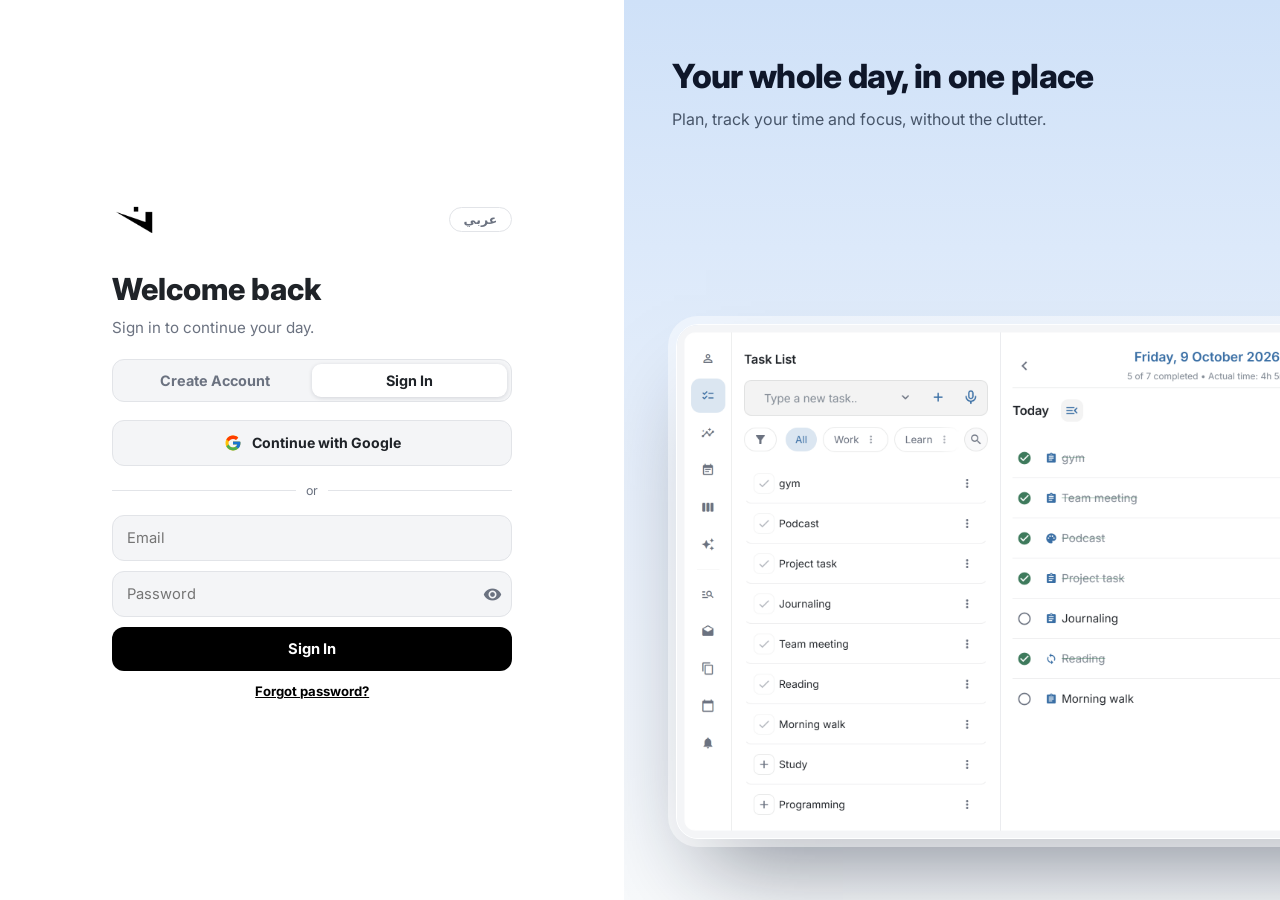
<file: app/index.html>
<!doctype html>
<html lang="ar" dir="rtl">
  <head>
    <meta charset="UTF-8" />
    <meta name="viewport" content="width=device-width, initial-scale=1.0" />
    <title>NAZZAM</title>

    <!-- Clarity كملف خارجي (CSP تمنع السكربتات المضمّنة) — بنفس نمط boot-*.js -->
    <script src="js/clarity.js"></script>

    <script src="js/boot-redirect.js"></script>
    <script src="js/boot-sw.js"></script>
    <meta
      name="description"
      content="بنك مهامك الجاهز.. نظّم مهامك اليومية، تابع الوقت، وحقق أهدافك"
    />

    <!-- PWA: Manifest + أيقونات -->
    <link rel="manifest" href="manifest.json" />
    <link
      rel="icon"
      type="image/png"
      sizes="512x512"
      href="icons/icon-512.png"
    />
    <link
      rel="icon"
      type="image/png"
      sizes="192x192"
      href="icons/icon-192.png"
    />
    <link rel="icon" href="icons/favicon.ico" />
    <link rel="apple-touch-icon" href="icons/apple-touch-icon.png" />
    <meta name="theme-color" content="#C5482E" id="themeColorMeta" />
    <meta name="mobile-web-app-capable" content="yes" />
    <meta name="apple-mobile-web-app-capable" content="yes" />
    <meta name="apple-mobile-web-app-title" content="مهامي" />
    <meta
      name="apple-mobile-web-app-status-bar-style"
      content="black-translucent"
    />

    <link rel="preconnect" href="https://fonts.googleapis.com" />
    <link rel="preconnect" href="https://fonts.gstatic.com" crossorigin />
    <link
      href="https://fonts.googleapis.com/css2?family=Almarai:wght@400;700;800&display=swap"
      rel="stylesheet"
    />
    <link
      href="https://fonts.googleapis.com/css2?family=Inter:wght@400;500;600;700;800&display=swap"
      rel="stylesheet"
    />
    <link rel="preconnect" href="https://api.fontshare.com" crossorigin />
    <link
      href="https://api.fontshare.com/v2/css?f[]=cal-sans@400,500,600&display=swap"
      rel="stylesheet"
    />
    <script src="js/boot-theme.js"></script>
    <link rel="stylesheet" href="css/base.css" />
    <link rel="stylesheet" href="css/calendar.css" />
    <link rel="stylesheet" href="css/components.css" />
    <link rel="stylesheet" href="css/layout.css" />
    <link rel="stylesheet" href="css/modals.css" />
    <link rel="stylesheet" href="css/stats.css" />
    <link rel="stylesheet" href="css/menus.css" />
    <link rel="stylesheet" href="css/views.css" />
    <link rel="stylesheet" href="css/misc.css" />
  </head>
  <body>
    <div class="boot-splash" id="bootSplash" aria-busy="true" role="status">
      <div class="boot-splash-inner">
        <img src="img/nazzam-logo.png" alt="نظم" class="boot-splash-logo" width="96" height="96" />
        <div class="boot-splash-dots" aria-hidden="true">
          <span></span><span></span><span></span>
        </div>
      </div>
    </div>
    <div class="sync-bar" id="syncBar"></div>
    <div class="wrap" id="app" style="display:none">
      <div class="header-card">
        <div class="header-row">
          <div class="header-top-bar" id="headerTopBar">
            <button class="header-icon-btn" id="accountBtn" title="الحساب" data-i18n-title="nav.account">
              <span class="material-icons" id="accountIcon">person_outline</span>
            </button>
            <button class="header-icon-btn" id="headerTasksBtn" title="مهام اليوم" data-i18n-title="nav.tasks_today">
              <span class="material-icons">checklist</span>
            </button>
            <button
              class="header-icon-btn"
              id="statsBtnTop"
              title="الإحصائيات"
              data-i18n-title="nav.stats"
            >
              <span class="material-icons">insights</span>
            </button>
            <button class="header-icon-btn" id="headerTimeBlockBtn" title="الجدول الزمني" data-i18n-title="nav.schedule">
              <span class="material-icons">event_note</span>
            </button>
            <button class="header-icon-btn" id="weekViewBtn" title="عرض الأسبوع" data-i18n-title="nav.week_view">
              <span class="material-icons">view_week</span>
            </button>
          </div>
        </div>
      </div>

      <div class="app-shell">
        <aside class="side-nav" aria-label="القائمة الرئيسية">
          <div class="side-nav-head">
            <button class="side-nav-btn side-nav-collapse-btn" id="sideNavCollapseBtn" title="طي/توسيع الشريط" data-i18n-title="nav.side_nav_toggle">
              <span class="material-icons">chevron_right</span>
            </button>
            <button class="side-nav-btn" id="sideNavAccountBtn" title="الحساب" data-i18n-title="nav.account">
              <span class="material-icons">person_outline</span>
              <span class="side-nav-label" data-i18n="nav.account">الحساب</span>
            </button>
          </div>
          <button class="side-nav-btn" id="sideNavTasksBtn" title="مهام اليوم" data-i18n-title="nav.tasks_today">
            <span class="material-icons">checklist</span>
            <span class="side-nav-label" data-i18n="nav.tasks_today">مهام اليوم</span>
          </button>
          <button class="side-nav-btn" id="sideNavStatsBtn" data-side-target="statsBtnTop" title="الإحصائيات" data-i18n-title="nav.stats">
            <span class="material-icons">insights</span>
            <span class="side-nav-label" data-i18n="nav.stats">الإحصائيات</span>
          </button>
          <button class="side-nav-btn" id="sideNavTimeBlockBtn" data-side-target="headerTimeBlockBtn" title="الجدول الزمني" data-i18n-title="nav.schedule">
            <span class="material-icons">event_note</span>
            <span class="side-nav-label" data-i18n="nav.schedule">الجدول الزمني</span>
          </button>
          <button class="side-nav-btn" id="sideNavWeekBtn" data-side-target="weekViewBtn" title="عرض الأسبوع" data-i18n-title="nav.week_view">
            <span class="material-icons">view_week</span>
            <span class="side-nav-label" data-i18n="nav.week_view">عرض الأسبوع</span>
          </button>
          <button class="side-nav-btn" id="sideNavSmartListsBtn" title="القوائم الذكية" data-i18n-title="nav.smart_lists">
            <span class="material-icons">auto_awesome</span>
            <span class="side-nav-label" data-i18n="nav.smart_lists">القوائم الذكية</span>
          </button>
          <div class="side-nav-divider"></div>
          <button class="side-nav-btn" data-side-target="globalSearchBtnMobile" title="البحث في كل المهام" data-i18n-title="nav.search_all">
            <span class="material-icons">manage_search</span>
            <span class="side-nav-label" data-i18n="nav.search_all">البحث في كل المهام</span>
          </button>
          <button class="side-nav-btn" data-side-target="draftsBtn" title="المهام المؤرشفة" data-i18n-title="nav.archived">
            <span class="material-icons">drafts</span>
            <span class="side-nav-label" data-i18n="nav.archived">المهام المؤرشفة</span>
          </button>
          <button class="side-nav-btn" data-side-target="templatesBtn" title="قوالب المهام الجاهزة" data-i18n-title="nav.templates">
            <span class="material-icons">content_copy</span>
            <span class="side-nav-label" data-i18n="nav.templates">قوالب المهام</span>
          </button>
          <button class="side-nav-btn" data-side-target="calendarBtn" title="التقويم" data-i18n-title="nav.calendar">
            <span class="material-icons">calendar_today</span>
            <span class="side-nav-label" data-i18n="nav.calendar">التقويم</span>
          </button>
          <button class="side-nav-btn" data-side-target="notificationSettingsBtn" title="إعدادات التنبيهات" data-i18n-title="nav.notif_settings">
            <span class="material-icons">notifications</span>
            <span class="side-nav-label" data-i18n="nav.notif_settings">إعدادات التنبيهات</span>
          </button>
        </aside>

        <div class="app-main">
          <div class="main-layout">
            <div class="main-col">
              <div id="content">
              </div>
            </div>
            <div class="timer-col">
              <div id="timerPanel"></div>
            </div>
          </div>
        </div>
      </div>

      <!-- الشريط السفلي: التنقل الوحيد على الموبايل — بروفايل / مهام / جدول / إحصائيات / المزيد -->
      <nav class="bottom-tabbar" aria-label="التنقل الرئيسي">
        <button class="bottom-tabbar-btn" id="bottomProfileBtn" title="الحساب" data-i18n-title="nav.account" aria-label="الحساب">
          <span class="material-icons">person_outline</span>
        </button>
        <button class="bottom-tabbar-btn" id="bottomTasksBtn" data-bottom-target="headerTasksBtn" title="مهام اليوم" data-i18n-title="nav.tasks_today">
          <span class="material-icons">checklist</span>
        </button>
        <button class="bottom-tabbar-btn" id="bottomScheduleBtn" data-bottom-target="headerTimeBlockBtn" title="الجدول الزمني" data-i18n-title="nav.schedule">
          <span class="material-icons">event_note</span>
        </button>
        <button class="bottom-tabbar-btn" id="bottomStatsBtn" data-bottom-target="statsBtnTop" title="الإحصائيات" data-i18n-title="nav.stats">
          <span class="material-icons">insights</span>
        </button>
        <div class="header-actions-wrap">
          <button
            class="bottom-tabbar-btn header-more-btn"
            id="headerMoreBtn"
            title="المزيد"
            aria-label="المزيد من الخيارات"
            aria-expanded="false"
            data-i18n-title="c.more"
            data-i18n-aria="nav.more_label"
          >
            <span class="material-icons">more_horiz</span>
          </button>
          <div class="header-actions-panel" id="headerActionsPanel">
            <button
              class="header-menu-item"
              id="quickAddMenuItem"
              title="إضافة مهمة"
              data-i18n-title="bank.add_title"
            >
              <span class="material-icons">add</span>
              <span class="header-btn-label" data-i18n="bank.add_title">إضافة مهمة</span>
            </button>
            <div class="header-menu-divider"></div>
            <button
              class="header-menu-item"
              id="weekViewMenuItem"
              title="عرض الأسبوع"
              data-i18n-title="nav.week_view"
            >
              <span class="material-icons">view_week</span>
              <span class="header-btn-label" data-i18n="nav.week_view">عرض الأسبوع</span>
            </button>
            <button
              class="header-menu-item"
              id="smartListsBtn"
              title="القوائم الذكية"
              data-i18n-title="nav.smart_lists"
            >
              <span class="material-icons">auto_awesome</span>
              <span class="header-btn-label" data-i18n="nav.smart_lists">القوائم الذكية</span>
            </button>
            <div class="header-menu-divider"></div>
            <button
              class="header-menu-item"
              id="globalSearchBtnMobile"
              title="البحث في كل المهام"
              data-i18n-title="nav.search_all"
            >
              <span class="material-icons">manage_search</span>
              <span class="header-btn-label" data-i18n="nav.search_all">البحث في جميع المهام</span>
            </button>
            <button
              class="header-menu-item"
              id="draftsBtn"
              title="المهام المؤرشفة"
              data-i18n-title="nav.archived"
            >
              <span class="material-icons">drafts</span>
              <span class="header-btn-label" data-i18n="nav.archived">المهام المؤرشفة</span>
            </button>
            <button
              class="header-menu-item"
              id="templatesBtn"
              title="قوالب المهام الجاهزة"
              data-i18n-title="nav.templates"
            >
              <span class="material-icons">content_copy</span>
              <span class="header-btn-label" data-i18n="nav.templates">قوالب المهام</span>
            </button>
            <button
              class="header-menu-item"
              id="calendarBtn"
              title="التقويم"
              data-i18n-title="nav.calendar"
            >
              <span class="material-icons">calendar_today</span>
              <span class="header-btn-label" data-i18n="nav.calendar">التقويم</span>
            </button>
            <button
              class="header-menu-item"
              id="notificationSettingsBtn"
              title="إعدادات التنبيهات"
              data-i18n-title="nav.notif_settings"
            >
              <span class="material-icons">notifications</span>
              <span class="header-btn-label" data-i18n="nav.notif_settings">إعدادات التنبيهات</span>
            </button>
          </div>
        </div>
      </nav>

      <!-- لوحة الحساب المنسدلة: الحساب + المظهر + اللغة + البيانات (تفتح من زر المستخدم) -->
      <div class="account-panel" id="accountPanel" role="menu" aria-label="الحساب والإعدادات">
        <div class="account-panel-body" id="accountPanelBody"></div>
      </div>
      <input type="file" id="importDataInput" accept=".json,application/json" style="display:none" />
    </div>

    <div class="modal-overlay" id="calendarOverlay">
      <div class="modal-card" style="max-width: 380px">
        <div class="modal-header">
          <h2 data-i18n="modal.calendar">التقويم</h2>
          <button class="icon-btn" id="closeCalendarBtn" title="إغلاق" data-i18n-title="c.close">
            <span class="material-icons">close</span>
          </button>
        </div>
        <div class="modal-body">
          <div class="calendar-card">
            <div class="calendar-header">
              <button
                class="nav-btn"
                id="calPrevMonth"
                style="width: 34px; height: 34px"
              >
                <span class="material-icons">chevron_right</span>
              </button>
              <span class="calendar-month-title" id="calMonthTitle"></span>
              <button
                class="nav-btn"
                id="calNextMonth"
                style="width: 34px; height: 34px"
              >
                <span class="material-icons">chevron_left</span>
              </button>
            </div>
            <div class="calendar-grid" id="calGrid"></div>
          </div>
        </div>
      </div>
    </div>

    <!-- Modal للـ Drafts مع البحث -->
    <div class="modal-overlay" id="draftsOverlay">
      <div class="modal-card" style="max-width: 500px">
        <div class="modal-header">
          <h2 data-i18n="modal.drafts">بنك المسودات</h2>
          <button class="icon-btn" id="closeDraftsBtn" title="إغلاق" data-i18n-title="c.close">
            <span class="material-icons">close</span>
          </button>
        </div>
        <div class="modal-body">
          <div class="bank-search modal-search-box" style="margin-top: 0; margin-bottom: 14px">
            <input
              type="text"
              id="draftsSearchInput"
              placeholder="بحث في المسودات..."
              data-i18n-placeholder="drafts.search_placeholder"
            />
            <button
              class="bank-search-clear"
              id="draftsSearchClear"
              style="display: none"
              title="مسح البحث"
              data-i18n-title="c.search"
            >
              <span class="material-icons">close</span>
            </button>
            <span class="ms-divider" aria-hidden="true"></span>
            <button type="button" class="ms-filter" id="draftsFilterBtn" aria-haspopup="listbox">
              <span id="draftsFilterLabel">القائمة</span>
              <span class="material-icons">expand_more</span>
            </button>
            <div class="ms-menu" id="draftsFilterMenu" hidden>
              <button type="button" data-dfilter="bank"><span data-i18n="drafts.tab_bank">القائمة</span><span class="material-icons check">check</span></button>
              <button type="button" data-dfilter="days"><span data-i18n="drafts.tab_days">الأيام</span><span class="material-icons check">check</span></button>
            </div>
          </div>
          <div
            id="draftsModalList"
            style="
              display: flex;
              flex-direction: column;
              gap: 8px;
              max-height: 350px;
              overflow-y: auto;
            "
          >
            <!-- سيتم تعبئتها ديناميكياً -->
          </div>
        </div>
      </div>
    </div>

    <!-- Modal القوالب (ميزة Pro): هيدر + بحث + فلاتر النوع -->
    <div class="modal-overlay" id="templatesOverlay">
      <div class="modal-card" style="max-width: 500px">
        <div class="modal-header">
          <h2 data-i18n="template.title">القوالب</h2>
          <button class="icon-btn" id="closeTemplatesBtn" title="إغلاق" data-i18n-title="c.close">
            <span class="material-icons">close</span>
          </button>
        </div>
        <div class="modal-body">
          <div class="bank-search modal-search-box" style="margin-top: 0; margin-bottom: 14px">
            <input
              type="text"
              id="templatesSearchInput"
              placeholder="ابحث في القوالب..."
              data-i18n-placeholder="template.search_placeholder"
            />
            <button
              class="bank-search-clear"
              id="templatesSearchClear"
              style="display: none"
              title="مسح البحث"
              data-i18n-title="c.search"
            >
              <span class="material-icons">close</span>
            </button>
            <span class="ms-divider" aria-hidden="true"></span>
            <button type="button" class="ms-filter" id="templatesFilterBtn" aria-haspopup="listbox">
              <span id="templatesFilterLabel">المهام</span>
              <span class="material-icons">expand_more</span>
            </button>
            <div class="ms-menu" id="templatesFilterMenu" hidden>
              <button type="button" data-tfilter="task"><span data-i18n="template.short_tasks">المهام</span><span class="material-icons check">check</span></button>
              <button type="button" data-tfilter="day"><span data-i18n="template.short_days">الأيام</span><span class="material-icons check">check</span></button>
            </div>
          </div>
          <div
            id="templatesModalList"
            style="
              display: flex;
              flex-direction: column;
              gap: 8px;
              max-height: 350px;
              overflow-y: auto;
            "
          >
            <!-- سيتم تعبئتها ديناميكياً -->
          </div>
        </div>
      </div>
    </div>

    <!-- Modal تأكيد استبدال القالب المكرر (يظهر فوق مودال القوالب) -->
    <div class="modal-overlay" id="templatesReplaceOverlay">
      <div class="modal-card" style="max-width: 380px">
        <div class="modal-header">
          <h2 data-i18n="template.replace_title">قالب بنفس الاسم موجود</h2>
          <button class="icon-btn" id="templatesReplaceCloseBtn" title="إلغاء" data-i18n-title="c.cancel">
            <span class="material-icons">close</span>
          </button>
        </div>
        <div class="modal-body">
          <div class="replace-conflict-info">
            <p class="replace-conflict-title" id="templatesReplaceBodyTitle"></p>
            <p class="replace-conflict-hint" id="templatesReplaceBodyHint"></p>
          </div>
          <div class="replace-conflict-actions">
            <button class="add-btn replace-confirm-btn" id="templatesReplaceConfirmBtn" type="button">
              <span class="material-icons">swap_horiz</span>
              <span data-i18n="template.replace_confirm">استبدال</span>
            </button>
            <button class="btn-secondary replace-cancel-btn" id="templatesReplaceKeepBtn" type="button" data-i18n="c.cancel">
              إلغاء
            </button>
          </div>
        </div>
      </div>
    </div>

    <!-- Modal البحث الشامل عبر كل الأيام -->
    <div class="modal-overlay" id="globalSearchOverlay">
      <div class="modal-card" style="max-width: 500px">
        <div class="modal-header">
          <h2 data-i18n="modal.search">البحث في جميع المهام</h2>
          <button class="icon-btn" id="closeGlobalSearchBtn" title="إغلاق" data-i18n-title="c.close">
            <span class="material-icons">close</span>
          </button>
        </div>
        <div class="modal-body">
          <div class="bank-search" style="margin-top: 0; margin-bottom: 14px">
            <span class="material-icons bank-search-icon">search</span>
            <input
              type="text"
              id="globalSearchInput"
              placeholder="ابحث عن مهمة سابقة..."
              data-i18n-placeholder="nav.search_placeholder"
            />
            <button
              class="bank-search-clear"
              id="globalSearchClear"
              style="display: none"
              title="مسح البحث"
              data-i18n-title="c.search"
            >
              <span class="material-icons">close</span>
            </button>
          </div>
          <div
            id="globalSearchResultsList"
            style="
              display: flex;
              flex-direction: column;
              gap: 8px;
              max-height: 400px;
              overflow-y: auto;
            "
          >
            <!-- سيتم تعبئتها ديناميكياً -->
          </div>
        </div>
      </div>
    </div>

    <!-- Modal إعدادات التنبيهات -->
    <div class="modal-overlay" id="notificationSettingsOverlay">
      <div class="modal-card" style="max-width: 440px">
        <div class="modal-header">
          <h2 data-i18n="modal.notif_settings">إعدادات التنبيهات</h2>
          <button
            class="icon-btn"
            id="closeNotificationSettingsBtn"
            title="إغلاق"
            data-i18n-title="c.close"
          >
            <span class="material-icons">close</span>
          </button>
        </div>
        <div class="modal-body">
          <div class="notif-setting-row">
            <div class="notif-setting-info">
              <span class="notif-setting-title">
                <span class="material-icons">wb_sunny</span>
                <span data-i18n="notif.morning">تنبيه الصباح</span>
              </span>
              <span class="notif-setting-desc" data-i18n="notif.morning_desc">تذكير بمهام وعادات اليوم</span>
            </div>
            <label class="toggle">
              <input type="checkbox" id="morningNotifToggle" />
              <span class="toggle-slider"></span>
            </label>
          </div>
          <div class="notif-setting-time-row" id="morningTimeRow">
            <span data-i18n="notif.time">الوقت</span>
            <button
              type="button"
              class="notif-time-btn"
              id="morningNotifTimeBtn"
              data-target="morning"
            >
              8:00 ص
            </button>
          </div>

          <div class="notif-setting-row">
            <div class="notif-setting-info">
              <span class="notif-setting-title">
                <span class="material-icons">nights_stay</span>
                <span data-i18n="notif.evening">تنبيه المساء</span>
              </span>
              <span class="notif-setting-desc" data-i18n="notif.evening_desc"
                >مراجعة إنجازات اليوم والسلسلة</span
              >
            </div>
            <label class="toggle">
              <input type="checkbox" id="eveningNotifToggle" />
              <span class="toggle-slider"></span>
            </label>
          </div>
          <div class="notif-setting-time-row" id="eveningTimeRow">
            <span data-i18n="notif.time">الوقت</span>
            <button
              type="button"
              class="notif-time-btn"
              id="eveningNotifTimeBtn"
              data-target="evening"
            >
              9:00 م
            </button>
          </div>

          <p class="notif-setting-status" id="notifPermissionStatus"></p>
        </div>
      </div>
    </div>

    <!-- Modal الحساب: ربط الحساب المجهول بإيميل/باسورد أو تسجيل الدخول -->
    <div class="modal-overlay" id="accountOverlay">
      <img src="img/nazzam-logo.png" alt="نظّم" class="modal-top-logo" width="72" height="72" />
      <div class="modal-card gate-card">
        <div class="gate-formcol">
          <div class="gate-topbar">
            <button class="gate-brand" id="gateBrandBtn" type="button" aria-label="نظّم">
              <img src="img/nazzam-logo.png" alt="" width="44" height="44" />
            </button>
            <button class="gate-lang" id="gateLangBtn" type="button">EN</button>
          </div>
          <div class="modal-header">
            <h2 id="accountModalTitle" data-i18n="modal.account">الحساب</h2>
            <button class="icon-btn" id="closeAccountBtn" title="إغلاق" data-i18n-title="c.close">
              <span class="material-icons">close</span>
            </button>
          </div>
          <div class="modal-body" id="accountBody"></div>
          <div id="turnstileContainer"></div>
        </div>
        <div class="gate-preview" aria-hidden="true">
          <h2 class="gate-visual-title" data-i18n="auth.gate_v_title">يومك كله في مكان واحد</h2>
          <p class="gate-visual-sub" data-i18n="auth.gate_v_sub">خطّط، تتبّع وقتك، وركّز، بلا تعقيد.</p>
          <img class="gate-shot" src="img/shots/app.png" alt="" decoding="async" />
        </div>
      </div>
    </div>

    <!-- Modal الترقية: عرض خطة Pro + ميزاتها (الدفع عبر Paymob) -->
    <div class="modal-overlay" id="upgradeOverlay">
      <div class="modal-card" style="max-width: 420px">
        <div class="modal-header">
          <h2 data-i18n="plan.title">الخطة</h2>
          <button class="icon-btn" id="closeUpgradeBtn" title="إغلاق" data-i18n-title="c.close">
            <span class="material-icons">close</span>
          </button>
        </div>
        <div class="modal-body" id="upgradeBody"></div>
      </div>
    </div>

    <!-- Modal المظهر: وضع العرض (فاتح/داكن) + اللون المميز لكل وضع -->
    <div class="modal-overlay" id="appearanceOverlay">
      <div class="modal-card" style="max-width: 420px">
        <div class="modal-header">
          <h2 id="appearanceModalTitle" data-i18n="modal.appearance">المظهر</h2>
          <button class="icon-btn" id="closeAppearanceBtn" title="إغلاق" data-i18n-title="c.close">
            <span class="material-icons">close</span>
          </button>
        </div>
        <div class="modal-body" id="appearanceBody"></div>
      </div>
    </div>

    <div class="modal-overlay picker-overlay" id="durationPickerOverlay">
      <div class="picker-sheet">
        <div class="picker-header">
          <button class="picker-cancel" id="pickerCancelBtn" data-i18n="picker.cancel">إلغاء</button>
          <h3 id="pickerTitle" data-i18n="picker.task_duration">مدة المهمة</h3>
          <button class="picker-done" id="pickerDoneBtn" data-i18n="picker.done">تم</button>
        </div>
        <div class="picker-body">
          <div class="wheel-picker">
            <div class="wheel-highlight"></div>
            <div class="wheel-label-col" data-i18n="picker.hours_label">س</div>
            <div class="wheel-col" id="hoursWheel">
              <ul class="wheel-list" id="hoursWheelList"></ul>
            </div>
            <div class="wheel-col" id="minutesWheel">
              <ul class="wheel-list" id="minutesWheelList"></ul>
            </div>
            <div class="wheel-label-col" data-i18n="picker.minutes_label">د</div>
          </div>
        </div>
      </div>
    </div>

    <div class="modal-overlay picker-overlay" id="timeOfDayPickerOverlay">
      <div class="picker-sheet">
        <div class="picker-header">
          <button class="picker-cancel" id="timePickerCancelBtn" data-i18n="picker.cancel">إلغاء</button>
          <h3 id="timePickerTitle" data-i18n="picker.reminder_time">وقت التنبيه</h3>
          <button class="picker-done" id="timePickerDoneBtn" data-i18n="picker.done">تم</button>
        </div>
        <div class="picker-body">
          <div class="wheel-picker">
            <div class="wheel-highlight"></div>
            <div class="wheel-col" id="tpHourWheel">
              <ul class="wheel-list" id="tpHourWheelList"></ul>
            </div>
            <div class="wheel-label-col">:</div>
            <div class="wheel-col" id="tpMinuteWheel">
              <ul class="wheel-list" id="tpMinuteWheelList"></ul>
            </div>
            <div class="wheel-col" id="tpPeriodWheel">
              <ul class="wheel-list" id="tpPeriodWheelList"></ul>
            </div>
          </div>
          <button type="button" class="picker-remove" id="timePickerRemoveBtn" data-i18n="picker.remove_reminder">إزالة التذكير</button>
        </div>
      </div>
    </div>

    <!-- Modal مهام الأمس اللي متعملتلهاش check -->
    <div class="modal-overlay" id="missedTasksOverlay">
      <div class="modal-card" style="max-width: 420px">
        <div class="modal-header">
          <h2 data-i18n="modal.missed_tasks">مهام الأمس</h2>
          <button class="icon-btn" id="closeMissedTasksBtn" title="إغلاق" data-i18n-title="c.close">
            <span class="material-icons">close</span>
          </button>
        </div>
        <div class="modal-body">
          <p
            data-i18n="modal.missed_desc"
            style="
              color: var(--ink-soft);
              font-size: 0.95rem;
              margin-top: 0;
              margin-bottom: 16px;
              line-height: 1.5;
            "
          >
            هذه المهام كانت في جدول الأمس ولم تُنجز بعد:
          </p>
          <ul class="stat-list" id="missedTasksList"></ul>
        </div>
        <div class="modal-footer">
          <button type="button" class="account-primary-btn" id="moveMissedBtn" style="width:100%;" data-i18n="missed.move_selected">ترحيل المحدد إلى اليوم</button>
        </div>
      </div>
    </div>

    <div class="duration-popover" id="durationPopover"></div>
    <div class="toast" id="toast"></div>

    <!-- Modal تكرار المهمة -->
    <div class="modal-overlay" id="recurrenceOverlay">
      <div class="modal-card" style="max-width: 420px">
        <div class="modal-header">
          <h2 data-i18n="modal.recurrence">تكرار المهمة</h2>
          <button class="icon-btn" id="closeRecurrenceBtn" title="إغلاق" data-i18n-title="c.close">
            <span class="material-icons">close</span>
          </button>
        </div>
        <div class="modal-body">
          <p class="recurrence-task-line">
            <span data-i18n="modal.recurrence_desc_prefix">اختر الأيام التي ترغب</span>
            <strong
              id="recurrenceTaskNameDisplay"
              style="color: var(--pen)"
            ></strong>
            <span data-i18n="modal.recurrence_desc_suffix">تتكرر فيها تلقائيًا كل أسبوع:</span>
          </p>
          <div class="recurrence-card">
            <div class="recurrence-segment" id="recurrencePresets" role="group">
              <button
                type="button"
                class="recurrence-preset"
                data-preset="custom"
                data-i18n="modal.recurrence_custom"
              >
                مخصص
              </button>
              <button
                type="button"
                class="recurrence-preset"
                data-preset="daily"
                data-i18n="modal.recurrence_all"
              >
                كل يوم
              </button>
              <button
                type="button"
                class="recurrence-preset"
                data-preset="workdays"
                data-i18n="modal.recurrence_workdays"
              >
                أيام العمل
              </button>
              <button
                type="button"
                class="recurrence-preset"
                data-preset="weekend"
                data-i18n="modal.recurrence_weekend"
              >
                العطلة
              </button>
            </div>
            <div class="recurrence-days-grid" id="recurrenceDaysGrid"></div>
          </div>
          <div class="recurrence-card">
            <p class="recurrence-move-label">
              <span data-i18n="task.move_to">نقل إلى</span>
            </p>
            <div class="recurrence-move-chips">
              <button type="button" class="recurrence-preset" data-movedays="1">
                <span data-i18n="task.move_tomorrow">غدًا</span>
              </button>
              <button type="button" class="recurrence-preset" data-movedays="2">
                <span data-i18n="task.move_day_after">بعد غد</span>
              </button>
              <button type="button" class="recurrence-preset" id="recurrenceMovePickBtn">
                <span data-i18n="task.move_pick_date">اختيار يوم...</span>
              </button>
            </div>
          </div>
          <div class="recurrence-footer">
            <button
              type="button"
              class="btn-secondary"
              id="recurrenceCancelBtn"
              data-i18n="c.cancel"
            >
              إلغاء
            </button>
            <button
              type="button"
              class="add-btn recurrence-save-btn"
              id="saveRecurrenceBtn"
              data-i18n="c.save"
            >
              حفظ
            </button>
          </div>
        </div>
      </div>
    </div>

    <!-- Modal ملاحظة المهمة -->
    <div class="modal-overlay" id="taskNoteOverlay">
      <div class="modal-card" style="max-width: 460px">
        <div class="modal-header">
          <h2 data-i18n="modal.note">ملاحظة المهمة</h2>
          <button class="icon-btn" id="closeTaskNoteBtn" title="إغلاق" data-i18n-title="c.close">
            <span class="material-icons">close</span>
          </button>
        </div>
        <div class="modal-body">
          <p
            style="
              color: var(--ink-soft);
              font-size: 0.95rem;
              margin-top: 0;
              margin-bottom: 12px;
              line-height: 1.5;
            "
          >
            <span data-i18n="modal.note_for">ملاحظة لـ</span>
            <strong
              id="taskNoteTaskNameDisplay"
              style="color: var(--pen)"
            ></strong>
          </p>
          <textarea
            id="taskNoteInput"
            class="task-note-input"
            placeholder="اكتب ملاحظة للمهمة (وصف، تفاصيل، رابط...)..."
            data-i18n-placeholder="modal.note_placeholder"
            rows="5"
          ></textarea>
          <button
            type="button"
            class="add-btn"
            id="saveTaskNoteBtn"
            style="width: 100%; margin-top: 16px; padding: 12px"
            data-i18n="modal.note_save"
          >
            حفظ الملاحظة
          </button>
        </div>
      </div>
    </div>

    <!-- Modal المهام الفرعية -->
    <div class="modal-overlay" id="subtasksOverlay">
      <div class="modal-card" style="max-width: 420px">
        <div class="modal-header">
          <h2 data-i18n="modal.subtasks">مهام فرعية</h2>
          <button class="icon-btn" id="closeSubtasksBtn" title="إغلاق" data-i18n-title="c.close">
            <span class="material-icons">close</span>
          </button>
        </div>
        <div class="modal-body">
          <div class="add-row" style="margin-top: 0; margin-bottom: 16px">
            <input
              type="text"
              id="newSubtaskInput"
              placeholder="أضف مهمة فرعية..."
              data-i18n-placeholder="modal.subtasks_placeholder"
            />
            <button class="add-btn" id="addSubtaskBtn" data-i18n="c.add">إضافة</button>
          </div>
          <div
            id="subtasksList"
            style="
              display: flex;
              flex-direction: column;
              gap: 8px;
              max-height: 300px;
              overflow-y: auto;
            "
          ></div>
        </div>
      </div>
    </div>

    <!-- Modal تفاصيل المهمة -->
    <div class="modal-overlay" id="taskDetailsOverlay">
      <div class="modal-card" style="max-width: 460px">
        <div class="modal-header">
          <h2 data-i18n="modal.task_details">تفاصيل المهمة</h2>
          <button class="icon-btn" id="closeTaskDetailsBtn" title="إغلاق" data-i18n-title="c.close">
            <span class="material-icons">close</span>
          </button>
        </div>
        <div class="modal-body" id="taskDetailsBody">
          <!-- سيتم تعبئتها ديناميكياً من taskDetails.js -->
        </div>
      </div>
    </div>

    <!-- وضع التركيز — شاشة غامرة لمؤقت واحد -->
    <div class="focus-mode-overlay" id="focusModeOverlay">
      <button type="button" class="focus-close-btn" id="focusCloseBtn" title="إغلاق" data-i18n-title="c.close">
        <span class="material-icons">close</span>
      </button>
      <div class="focus-mode-card">
        <div class="focus-task-chip">
          <span class="material-icons" id="focusTaskIcon">timer</span>
          <span id="focusTaskName"></span>
        </div>
        <div class="focus-digits" id="focusDigits">00:00</div>
        <div class="focus-bar" id="focusBarWrap"><i id="focusBarFill"></i></div>
        <div class="focus-scale" id="focusScale">
          <span id="focusActualLabel"></span>
          <span id="focusGoalLabel"></span>
        </div>
        <div class="focus-controls">
          <button type="button" class="focus-toggle-btn" id="focusToggleBtn" title="إيقاف مؤقت">
            <span class="material-icons" id="focusToggleIcon">pause</span>
          </button>
          <button type="button" class="focus-finish-btn" id="focusFinishBtn">
            <span class="material-icons">done_all</span>
            <span data-i18n="focusmode.finish">إنهاء</span>
          </button>
        </div>
      </div>
    </div>

    <div class="modal-overlay" id="timelineTaskOverlay">
      <div class="modal-card" style="max-width: 420px">
        <div class="modal-header">
          <h2 id="timelineTaskTitle" data-i18n="modal.timeline_task">المهمة</h2>
          <button class="icon-btn" id="closeTimelineTaskBtn" title="إغلاق" data-i18n-title="c.close">
            <span class="material-icons">close</span>
          </button>
        </div>
        <div class="modal-body">
          <div class="tl-task-meta">
            <span class="material-icons">schedule</span>
            <span id="timelineTaskTime"></span>
          </div>
          <div class="tl-task-edit" id="timelineTaskEditRow" hidden>
            <input type="text" id="timelineTaskNameInput" class="addtl-input" maxlength="80" />
            <div class="modal-actions addtl-actions">
              <button class="tl-task-btn danger" id="cancelTimelineTaskEditBtn" type="button" data-i18n="modal.cancel">إلغاء</button>
              <button class="tl-task-btn primary" id="confirmTimelineTaskEditBtn" type="button" data-i18n="c.save">حفظ</button>
            </div>
          </div>
          <div class="tl-task-actions">
            <button class="tl-task-btn" id="timelineTaskEditBtn" type="button">
              <span class="material-icons">edit</span>
              <span data-i18n="c.edit">تعديل</span>
            </button>
            <button class="tl-task-btn" id="timelineTaskDoneBtn" type="button">
              <span class="material-icons">radio_button_unchecked</span>
              <span id="timelineTaskDoneLabel" data-i18n="modal.task_done">إنجاز</span>
            </button>
            <button class="tl-task-btn" id="timelineTaskDupBtn" type="button">
              <span class="material-icons">content_copy</span>
              <span data-i18n="modal.task_duplicate">تكرار</span>
            </button>
            <button class="tl-task-btn danger" id="timelineTaskDelBtn" type="button">
              <span class="material-icons" id="timelineTaskDelIcon">close</span>
              <span id="timelineTaskDelLabel" data-i18n="modal.task_delete_schedule">حذف من الجدول</span>
            </button>
          </div>
        </div>
      </div>
    </div>

    <!-- بوب إضافة مهمة مجدولة من عرض الأسبوع -->
    <div class="modal-overlay" id="addTimelineTaskOverlay">
      <div class="modal-card" style="max-width: 420px">
        <div class="modal-header">
          <h2 data-i18n="modal.add_scheduled">إضافة مهمة مجدولة</h2>
          <button class="icon-btn" id="closeAddTimelineTaskBtn" title="إغلاق" data-i18n-title="c.close">
            <span class="material-icons">close</span>
          </button>
        </div>
        <div class="modal-body">
          <div class="tl-task-meta">
            <span class="material-icons">calendar_today</span>
            <span id="addTimelineTaskDate"></span>
          </div>
          <input type="text" id="addTimelineTaskName" class="addtl-input" placeholder="اسم المهمة..." data-i18n-placeholder="modal.timeline_task" maxlength="80" />
          <div class="addtl-field">
            <span class="addtl-field-label" data-i18n="modal.start_time">وقت البدء</span>
            <button class="addtl-time-btn" id="addTimelineTaskStartBtn" type="button">
              <span class="material-icons">schedule</span>
              <span id="addTimelineTaskStartLabel"></span>
            </button>
          </div>
          <div class="addtl-field">
            <span class="addtl-field-label" data-i18n="modal.duration">المدة</span>
            <div class="addtl-chips" id="addTimelineTaskDurationChips">
              <button class="addtl-duration-chip" data-min="15" type="button" data-i18n="schedule.duration_15">15 دقيقة</button>
              <button class="addtl-duration-chip" data-min="30" type="button" data-i18n="schedule.duration_30">30 دقيقة</button>
              <button class="addtl-duration-chip" data-min="45" type="button" data-i18n="schedule.duration_45">45 دقيقة</button>
              <button class="addtl-duration-chip" data-min="60" type="button" data-i18n="schedule.duration_60">ساعة</button>
              <button class="addtl-duration-chip" data-min="90" type="button" data-i18n="schedule.duration_90">ساعة ونصف</button>
              <button class="addtl-duration-chip" data-min="120" type="button" data-i18n="schedule.duration_120">ساعتين</button>
            </div>
          </div>
          <div class="addtl-field">
            <span class="addtl-field-label" data-i18n="modal.priority">الأهمية</span>
            <div class="addtl-priority">
              <button class="priority-choice-btn priority-choice-none" data-choice="" type="button" data-i18n="schedule.priority_none">بدون</button>
              <button class="priority-choice-btn priority-choice-high" data-choice="high" type="button" data-i18n="schedule.priority_high">عالية</button>
              <button class="priority-choice-btn priority-choice-medium" data-choice="medium" type="button" data-i18n="schedule.priority_medium">متوسطة</button>
              <button class="priority-choice-btn priority-choice-low" data-choice="low" type="button" data-i18n="schedule.priority_low">منخفضة</button>
            </div>
          </div>
          <div class="modal-actions addtl-actions">
            <button class="tl-task-btn danger" id="cancelAddTimelineTaskBtn" type="button" data-i18n="modal.cancel">إلغاء</button>
            <button class="tl-task-btn primary" id="confirmAddTimelineTaskBtn" type="button" data-i18n="modal.add">إضافة</button>
          </div>
        </div>
      </div>
    </div>

<!-- Modal الترحيبي: جولة تعريفية تفاعلية (نص + لوحة عرض حية تُبنى من JS) -->
    <div class="modal-overlay onboarding-overlay" id="onboardingOverlay">
      <div class="modal-card ob-modal" role="dialog" aria-modal="true" aria-labelledby="obTitle">
        <div class="ob-txt">
          <div class="ob-top">
            <span id="obCount"></span>
            <button class="ob-skip" id="closeOnboardingBtn" type="button" data-i18n="tour.skip">تخطَّ الجولة</button>
          </div>
          <div class="ob-seg" id="obBar" aria-hidden="true"></div>
          <div class="ob-copy" id="obCopy">
            <h2 id="obTitle"></h2>
            <p class="ob-sub" id="obSub"></p>
            <ul class="ob-pts" id="obPts"></ul>
          </div>
          <div class="ob-foot">
            <button class="ob-prev" id="obPrev" type="button" data-i18n="tour.back">السابق</button>
            <button class="ob-next" id="onboardingNextBtn" type="button">
              <span id="onboardingNextLabel" data-i18n="tour.next">التالي</span>
            </button>
          </div>
          <div class="ob-keys"><span data-i18n="onboard.keys_nav">التنقّل: ← →</span><span data-i18n="onboard.keys_skip">للتخطّي: Esc</span></div>
        </div>
        <div class="ob-vis"><div class="ob-stage" id="obStage"></div></div>
      </div>
    </div>

    <!-- مساعد نظم: زر عائم + لوحة شات (قواعد محلية فقط، بلا شبكة) -->
    <button class="assistant-fab" id="assistantFab" type="button" data-i18n-title="assistant.title" title="مساعد نظم" aria-label="مساعد نظم">
      <span class="material-icons">smart_toy</span>
    </button>
    <div class="modal-overlay assistant-overlay" id="assistantOverlay">
      <div class="assistant-panel" role="dialog" aria-modal="true" aria-labelledby="assistantTitle">
        <div class="assistant-head">
          <span class="material-icons">smart_toy</span>
          <h2 id="assistantTitle" data-i18n="assistant.title">مساعد نظم</h2>
          <button class="icon-btn" id="closeAssistantBtn" type="button" data-i18n-title="c.close" title="إغلاق">
            <span class="material-icons">close</span>
          </button>
        </div>
        <div class="assistant-messages" id="assistantMessages"></div>
        <div class="assistant-input-row">
          <input id="assistantInput" type="text" maxlength="200" autocomplete="off" placeholder="اسألني: لخص يومي، أضف مهمة غدًا…" />
          <button class="assistant-mic" id="assistantMicBtn" type="button" data-i18n-aria="voice.listen" aria-label="إدخال صوتي">
            <svg class="voice-svg" viewBox="0 0 24 24" fill="none" stroke="currentColor" stroke-width="2" stroke-linecap="round" stroke-linejoin="round" aria-hidden="true"><rect x="9" y="3" width="6" height="11" rx="3"/><path d="M5 11a7 7 0 0 0 14 0M12 18v3"/></svg>
          </button>
          <button class="assistant-send" id="assistantSendBtn" type="button" data-i18n-aria="assistant.send" aria-label="إرسال">
            <span class="material-icons">send</span>
          </button>
        </div>
      </div>
    </div>

    <!-- المؤقتات: زر عائم + نافذة منبثقة بنمط المساعد (بدل عمود المؤقتات) -->
    <button class="assistant-fab timer-fab" id="timerFab" type="button" data-i18n-title="timer.panel_title" title="المؤقتات" aria-label="المؤقتات">
      <span class="material-icons">timer</span>
    </button>
    <div class="modal-overlay assistant-overlay" id="timerOverlay">
      <div class="assistant-panel timer-panel" role="dialog" aria-modal="true" aria-labelledby="timerPanelTitle">
        <div class="assistant-head">
          <span class="material-icons">timer</span>
          <h2 id="timerPanelTitle" data-i18n="timer.panel_title">المؤقتات</h2>
          <button class="icon-btn" id="closeTimerBtn" type="button" data-i18n-title="c.close" title="إغلاق">
            <span class="material-icons">close</span>
          </button>
        </div>
        <div class="timer-panel-body" id="timerPopupBody">
        </div>
      </div>
    </div>

    <script src="js/vendor/supabase.js" defer></script>
    <script src="js/vendor/chart.umd.min.js" defer></script>
    <script
      src="https://challenges.cloudflare.com/turnstile/v0/api.js"
      defer
    ></script>
    <script type="module" src="js/main.js"></script>
    <script src="js/boot-more.js" defer></script>
  </body>
</html>
</file>
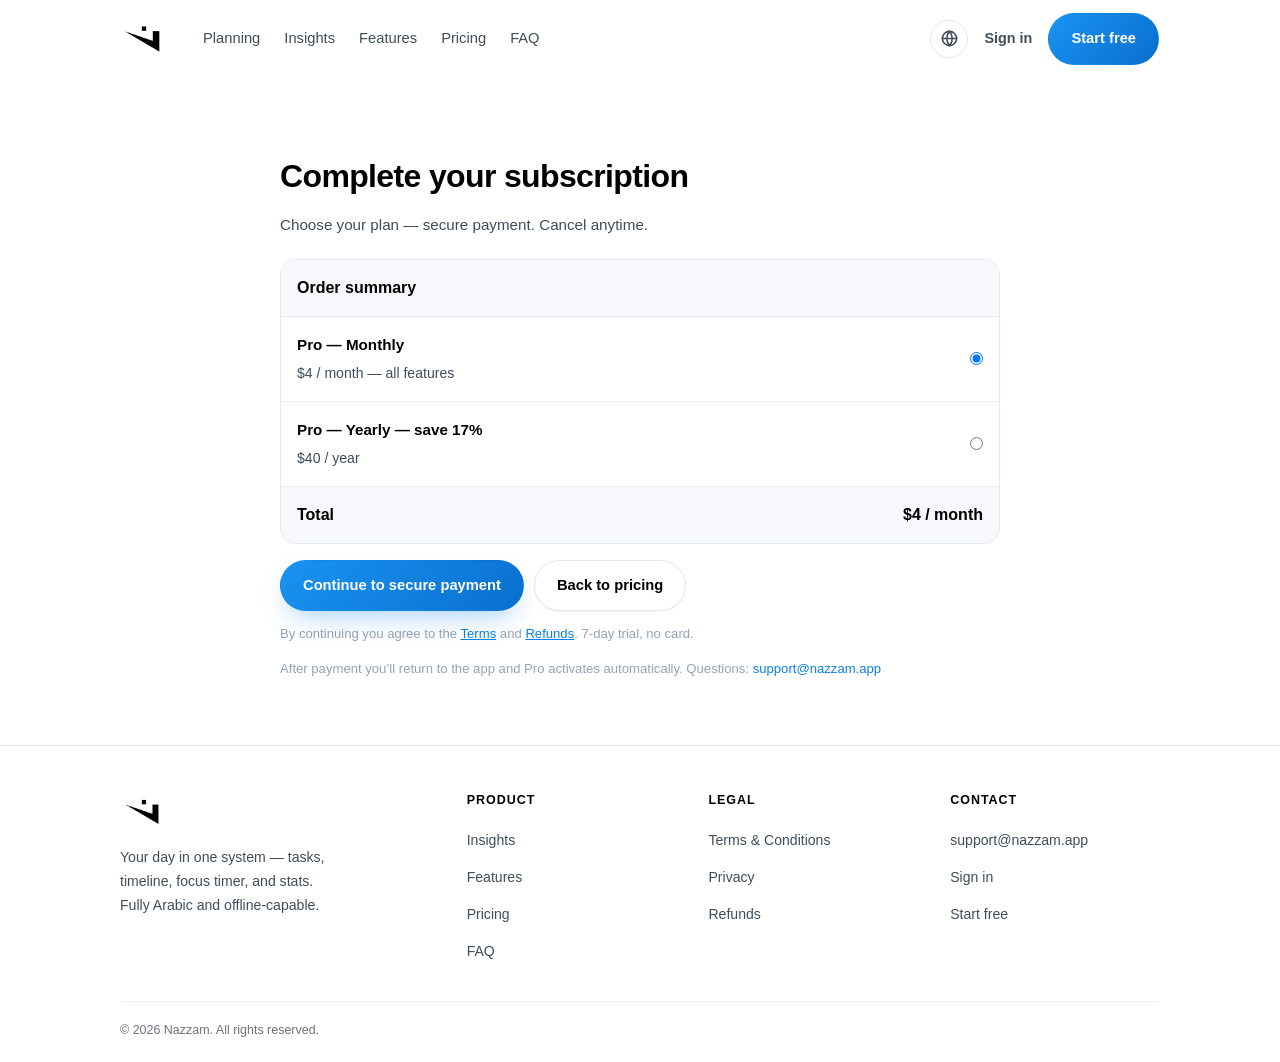
<file: checkout.html>
<!doctype html>
<html lang="ar" dir="rtl" data-lp-title="co.title" data-lp-desc="co.desc">
<head>
  <meta charset="UTF-8" />
  <meta name="viewport" content="width=device-width, initial-scale=1.0" />
  <title>الدفع — نظّم</title>
  <meta name="robots" content="noindex, nofollow" />
  <script src="assets/js/landing-head.js"></script>
  <meta name="description" content="إتمام اشتراك نظّم الاحترافي عبر Paymob — دفع آمن." />
  <link rel="icon" href="app/icons/favicon.ico" />
  <link rel="preconnect" href="https://fonts.googleapis.com" />
  <link rel="preconnect" href="https://fonts.gstatic.com" crossorigin />
  <link href="https://fonts.googleapis.com/css2?family=Cairo:wght@600;700;800&family=IBM+Plex+Sans+Arabic:wght@400;500;700&display=swap" rel="stylesheet" />
  <link rel="stylesheet" href="assets/css/landing.css" />
  <style>
    .checkout{width:min(720px,92vw);margin:0 auto;padding:148px 0 64px}
    .checkout h1{font-family:var(--font-display);font-size:clamp(1.6rem,3vw,2rem);font-weight:800;letter-spacing:-.02em}
    .checkout p.lead{color:var(--ink-2);font-size:.95rem;margin-top:8px}
    .cart{margin-top:20px;border:1px solid var(--line);border-radius:16px;overflow:hidden;background:#fff}
    .cart-head{padding:14px 16px;background:var(--mk-bg);border-bottom:1px solid var(--line);font-weight:800;font-family:var(--font-display)}
    .cart-row{display:flex;justify-content:space-between;gap:12px;padding:14px 16px;border-bottom:1px solid var(--line-soft);align-items:center}
    .cart-row:last-child{border-bottom:none}
    .cart-row b{font-size:.95rem}
    .cart-row span{font-size:.88rem;color:var(--ink-2)}
    .cart-total{padding:14px 16px;background:var(--mk-bg);display:flex;justify-content:space-between;font-weight:800}
    .checkout-actions{margin-top:16px;display:flex;gap:10px;flex-wrap:wrap}
    .btn{border-radius:999px;padding:12px 22px;font-weight:800;font-size:.92rem;border:1px solid transparent;display:inline-flex;align-items:center;gap:8px;cursor:pointer}
    .btn-ghost{background:#fff;border-color:var(--line);color:var(--ink)}
    .hint{margin-top:12px;color:var(--ink-3);font-size:.82rem}
    .form-error{color:#b3261e;font-weight:700}
    .form-note{font-weight:700}
  </style>
</head>
<body>
  <header class="nav" id="siteHeader"></header>

  <main class="checkout">
    <h1 data-lp="co.h1">إتمام الاشتراك</h1>
    <p class="lead" data-lp="co.lead">اختر خطتك — دفع آمن. يمكنك الإلغاء في أي وقت.</p>

    <div class="cart" id="cart">
      <div class="cart-head" data-lp="co.cart">سلة الاشتراك</div>
      <label class="cart-row" style="cursor:pointer">
        <div><b data-lp="co.m_name">الاحترافية — شهري</b><br><span data-lp="co.m_sub">$4 / شهر — كل المزايا</span></div>
        <input type="radio" name="plan" value="monthly" checked />
      </label>
      <label class="cart-row" style="cursor:pointer">
        <div><b data-lp="co.y_name">الاحترافية — سنوي — وفّر 17%</b><br><span data-lp="co.y_sub">$40 / سنة</span></div>
        <input type="radio" name="plan" value="yearly" />
      </label>
      <div class="cart-total"><span data-lp="co.total">الإجمالي</span><span id="total" data-lp="co.total_m">$4 / شهر</span></div>
    </div>

    <div class="checkout-actions">
      <button class="btn btn-primary" id="checkoutBtn" data-lp="co.pay">المتابعة للدفع الآمن</button>
      <a href="./#pricing" class="btn btn-ghost" data-lp="co.back">العودة للأسعار</a>
    </div>
    <p class="hint form-error" id="checkoutError" hidden></p>
    <p class="hint form-note" id="proNotice" hidden data-lp-html="co.pronotice">اشتراكك الاحترافي مفعّل بالفعل — <a href="app/" style="color:var(--blue);text-decoration:underline">أدر اشتراكك من التطبيق</a></p>
    <p class="hint" data-lp-html="co.agree">بالمتابعة توافق على <a href="terms.html" style="color:var(--blue);text-decoration:underline">الشروط</a> و <a href="refund.html" style="color:var(--blue);text-decoration:underline">الاسترجاع</a>. التجربة 7 أيام بدون بطاقة.</p>
    <p class="hint" data-lp-html="co.after">بعد الدفع ستعود للتطبيق وتُفعَّل الاحترافية تلقائياً. للاستفسار: <a href="mailto:support@nazzam.app" style="color:var(--blue)">support@nazzam.app</a></p>
  </main>

  <footer class="footer"></footer>

  <script src="app/js/vendor/supabase.js" defer></script>
  <script type="module" src="assets/js/landing.js"></script>
  <script type="module" src="assets/js/checkout.js"></script>
</body>
</html>
</file>
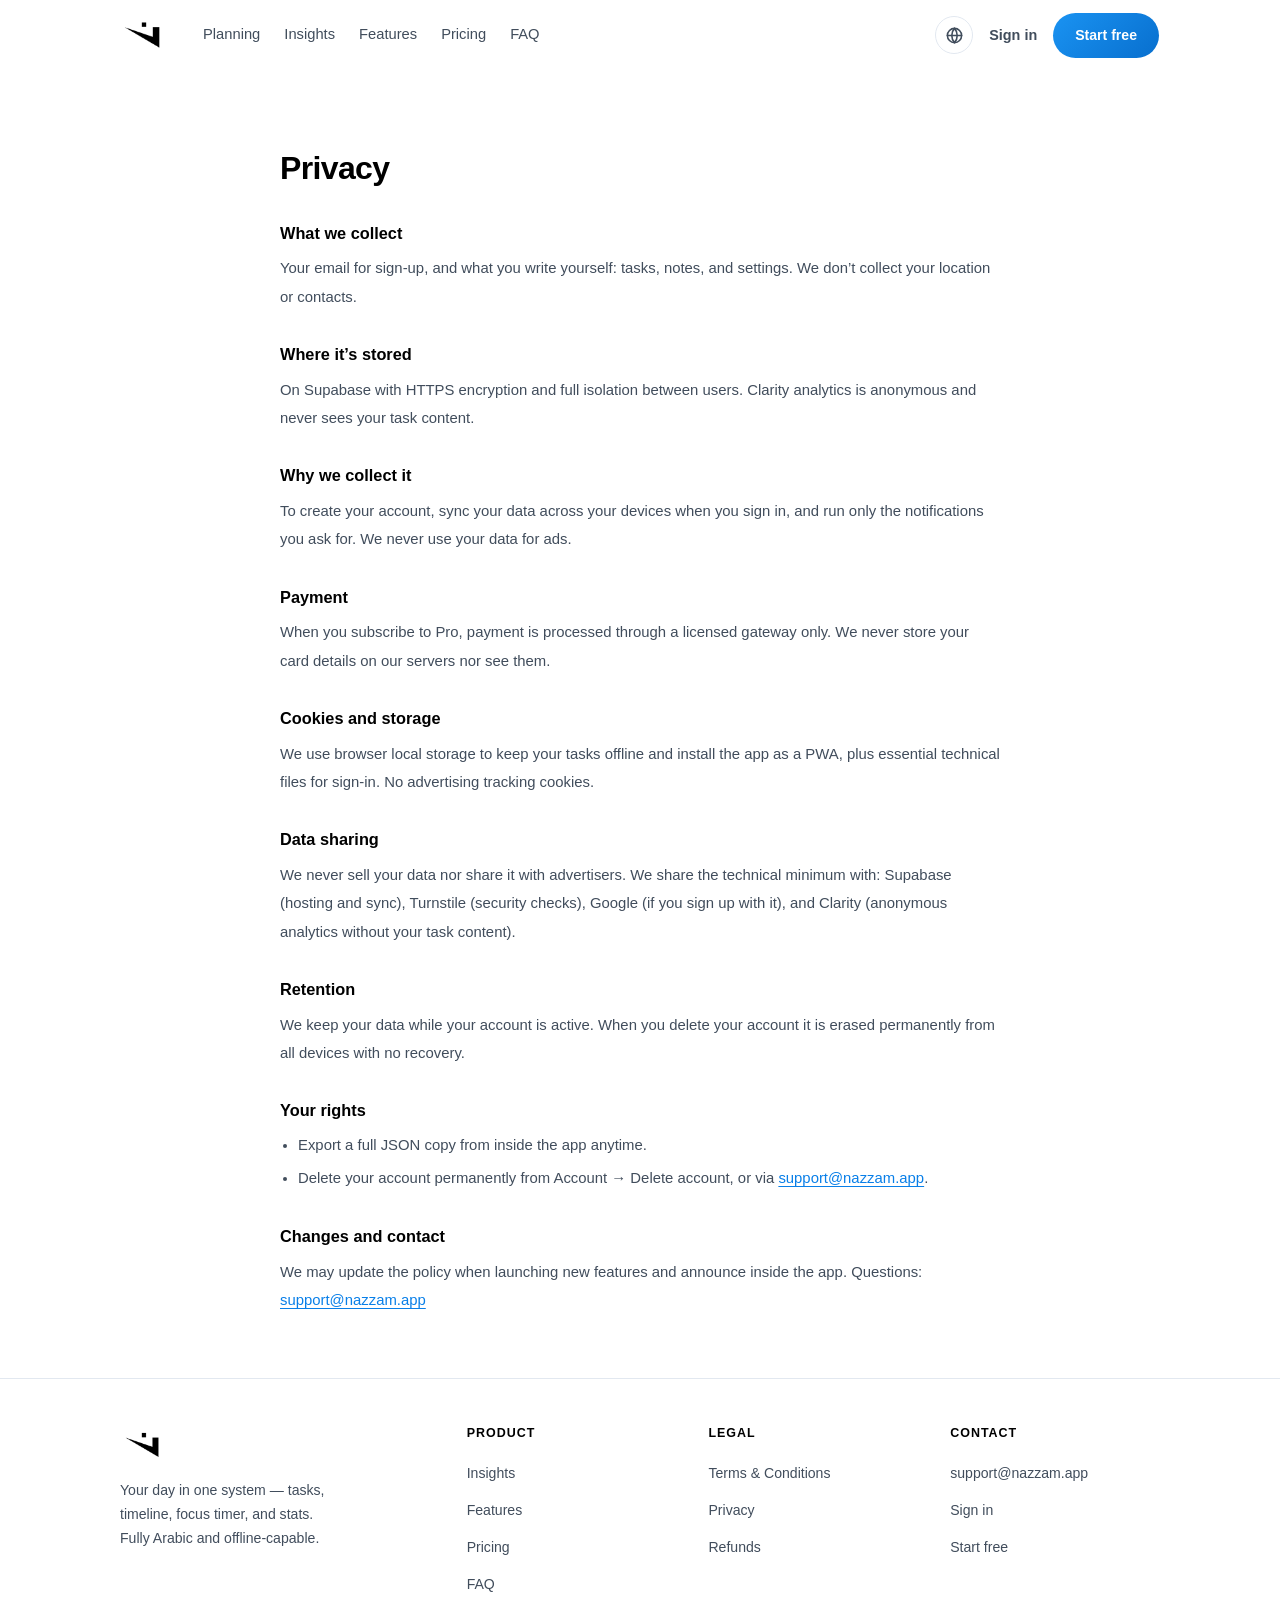
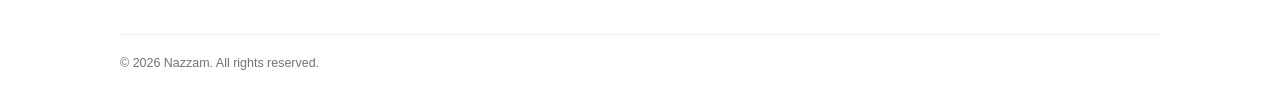
<file: privacy.html>
<!doctype html>
<html lang="ar" dir="rtl" data-lp-title="legal.privacy_title" data-lp-desc="legal.privacy_desc">
<head>
  <meta charset="UTF-8" />
  <meta name="viewport" content="width=device-width, initial-scale=1.0" />
  <title>الخصوصية — نظّم</title>
  <link rel="canonical" href="https://nazzam.app/privacy.html" />
  <meta property="og:url" content="https://nazzam.app/privacy.html" />
  <script src="assets/js/landing-head.js"></script>
  <meta name="description" content="سياسة الخصوصية لنظّم." />
  <link rel="icon" href="app/icons/favicon.ico" />
  <link rel="preconnect" href="https://fonts.googleapis.com" />
  <link rel="preconnect" href="https://fonts.gstatic.com" crossorigin />
  <link href="https://fonts.googleapis.com/css2?family=Cairo:wght@600;700;800&family=IBM+Plex+Sans+Arabic:wght@400;500;700&display=swap" rel="stylesheet" />
  <link rel="stylesheet" href="assets/css/landing.css" />
  <style>
    .legal{width:min(720px,92vw);margin:0 auto;padding:148px 0 64px}
    .legal h1{font-family:var(--font-display);font-size:clamp(1.6rem,3vw,2rem);font-weight:800;letter-spacing:-.02em;line-height:1.3}
    .legal h2{font-family:var(--font-display);font-size:1.02rem;font-weight:800;margin-top:32px;line-height:1.4}
    .legal p{color:var(--ink-2);font-size:.93rem;margin-top:10px;line-height:1.9}
    .legal ul{margin-top:10px;padding-inline-start:18px;list-style:disc}
    .legal li{color:var(--ink-2);font-size:.93rem;margin-top:6px;line-height:1.85}
    .legal a{color:var(--blue);text-decoration:underline;text-underline-offset:3px}
  </style>
</head>
<body>
  <header class="nav" id="siteHeader"></header>

  <main class="legal">
    <h1 data-lp="legal.p_h1">الخصوصية</h1>

    <h2 data-lp="legal.p_s1h">ماذا نجمع</h2>
    <p data-lp="legal.p_s1p">بريدك للتسجيل، وما تكتبه بنفسك من مهام وملاحظات وإعدادات. لا نجمع موقعك أو جهات اتصالك.</p>

    <h2 data-lp="legal.p_s2h">أين تُحفظ</h2>
    <p data-lp="legal.p_s2p">على Supabase بتشفير HTTPS وعزل كامل بين المستخدمين. تحليلات Clarity مجهولة ولا ترى محتوى مهامك.</p>

    <h2 data-lp="legal.p_s3h">لماذا نجمعها</h2>
    <p data-lp="legal.p_s3p">لإنشاء حسابك، مزامنة بياناتك بين أجهزتك عند تسجيل الدخول، وتشغيل التنبيهات التي تطلبها فقط. لا نستخدم بياناتك للإعلانات.</p>

    <h2 data-lp="legal.p_s4h">الدفع</h2>
    <p data-lp="legal.p_s4p">عند الاشتراك في الاحترافية تتم معالجة الدفع عبر بوابة مرخّصة فقط. لا نحفظ بيانات بطاقتك على خوادمنا ولا نطّلع عليها.</p>

    <h2 data-lp="legal.p_s5h">ملفات الارتباط والتخزين</h2>
    <p data-lp="legal.p_s5p">نستخدم التخزين المحلي للمتصفح لحفظ مهامك دون اتصال وتثبيت التطبيق كـ PWA، وملفات تقنية أساسية لتسجيل الدخول. لا نستخدم كوكيز تتبع إعلاني.</p>

    <h2 data-lp="legal.p_s6h">مشاركة البيانات</h2>
    <p data-lp="legal.p_s6p">لا نبيع بياناتك ولا نشاركها مع معلنين. نشارك الحد الأدنى تقنياً مع: Supabase (الاستضافة والمزامنة)، Turnstile (التحقق الأمني)، Google (إذا سجلت عبره)، و Clarity (تحليلات مجهولة بلا محتوى مهامك).</p>

    <h2 data-lp="legal.p_s7h">مدة الاحتفاظ</h2>
    <p data-lp="legal.p_s7p">نحتفظ ببياناتك طالما حسابك نشط. عند حذف الحساب تُمسح نهائياً من كل الأجهزة بلا رجعة.</p>

    <h2 data-lp="legal.p_s8h">حقوقك</h2>
    <ul>
      <li data-lp="legal.p_s8li1">تصدير نسخة JSON كاملة من داخل التطبيق في أي وقت.</li>
      <li data-lp-html="legal.p_s8li2">حذف حسابك نهائياً من الحساب ← مسح حسابي، أو عبر <a href="mailto:support@nazzam.app">support@nazzam.app</a>.</li>
    </ul>

    <h2 data-lp="legal.p_s9h">التغييرات والتواصل</h2>
    <p data-lp-html="legal.p_s9p">قد نحدّث السياسة عند إطلاق مزايا جديدة ونُعلن داخل التطبيق. للاستفسار: <a href="mailto:support@nazzam.app">support@nazzam.app</a></p>
  </main>

  <footer class="footer"></footer>
  <script type="module" src="assets/js/landing.js"></script>
</body>
</html>
</file>
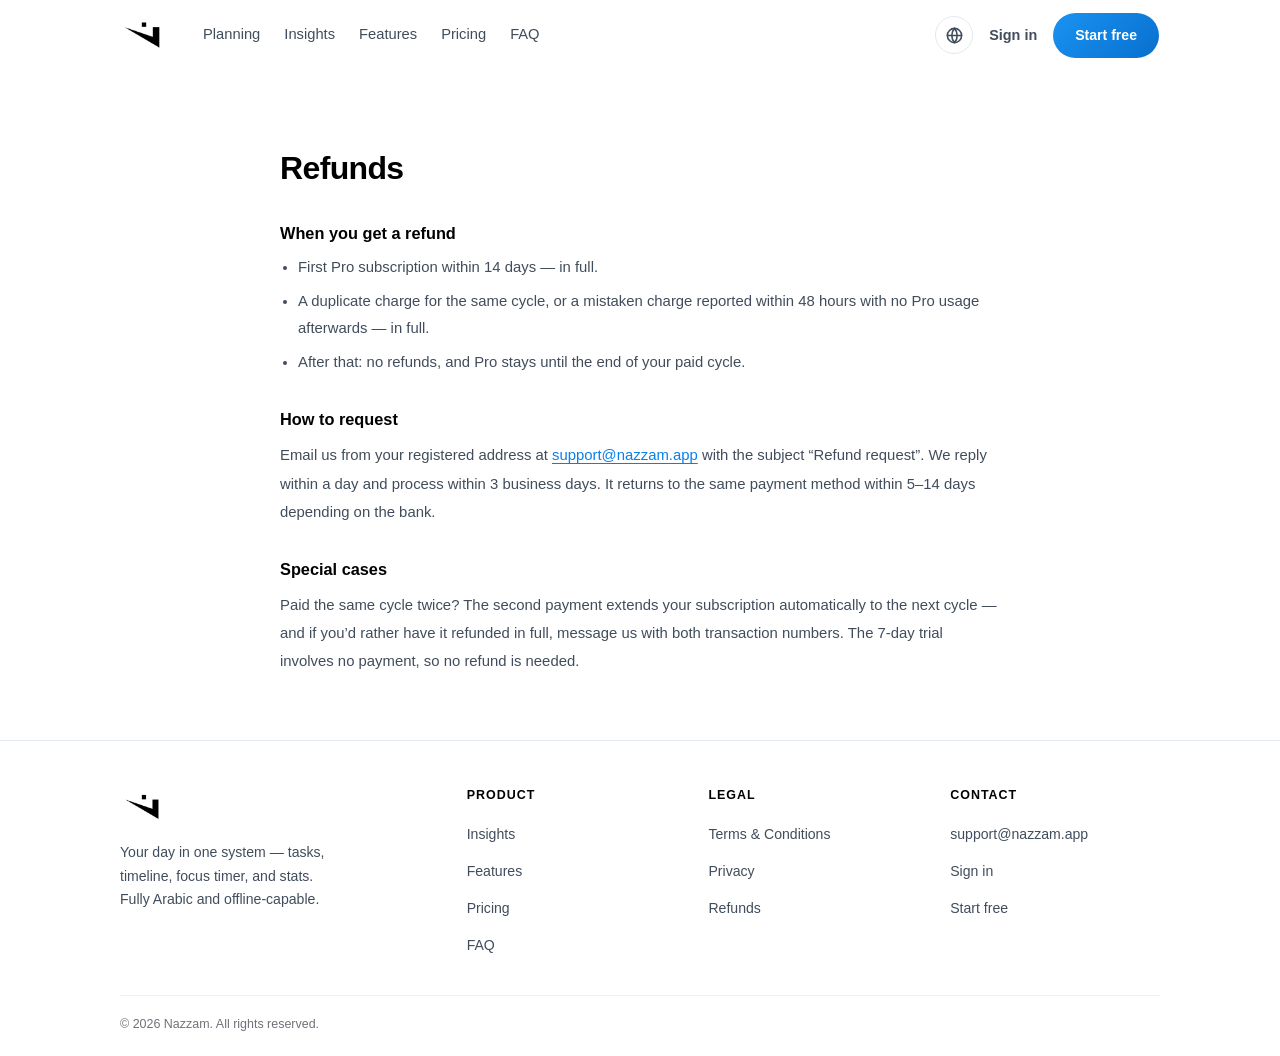
<file: refund.html>
<!doctype html>
<html lang="ar" dir="rtl" data-lp-title="legal.refund_title" data-lp-desc="legal.refund_desc">
<head>
  <meta charset="UTF-8" />
  <meta name="viewport" content="width=device-width, initial-scale=1.0" />
  <title>الاسترجاع — نظّم</title>
  <link rel="canonical" href="https://nazzam.app/refund.html" />
  <meta property="og:url" content="https://nazzam.app/refund.html" />
  <script src="assets/js/landing-head.js"></script>
  <meta name="description" content="سياسة الاسترجاع لنظّم." />
  <link rel="icon" href="app/icons/favicon.ico" />
  <link rel="preconnect" href="https://fonts.googleapis.com" />
  <link rel="preconnect" href="https://fonts.gstatic.com" crossorigin />
  <link href="https://fonts.googleapis.com/css2?family=Cairo:wght@600;700;800&family=IBM+Plex+Sans+Arabic:wght@400;500;700&display=swap" rel="stylesheet" />
  <link rel="stylesheet" href="assets/css/landing.css" />
  <style>
    .legal{width:min(720px,92vw);margin:0 auto;padding:148px 0 64px}
    .legal h1{font-family:var(--font-display);font-size:clamp(1.6rem,3vw,2rem);font-weight:800;letter-spacing:-.02em;line-height:1.3}
    .legal h2{font-family:var(--font-display);font-size:1.02rem;font-weight:800;margin-top:32px;line-height:1.4}
    .legal p{color:var(--ink-2);font-size:.93rem;margin-top:10px;line-height:1.9}
    .legal ul{margin-top:10px;padding-inline-start:18px;list-style:disc}
    .legal li{color:var(--ink-2);font-size:.93rem;margin-top:6px;line-height:1.85}
    .legal a{color:var(--blue);text-decoration:underline;text-underline-offset:3px}
  </style>
</head>
<body>
  <header class="nav" id="siteHeader"></header>

  <main class="legal">
    <h1 data-lp="legal.r_h1">الاسترجاع</h1>

    <h2 data-lp="legal.r_s1h">متى تسترد</h2>
    <ul>
      <li data-lp="legal.r_s1li1">أول اشتراك في الاحترافية خلال 14 يوماً — كامل.</li>
      <li data-lp="legal.r_s1li2">دفعة مكررة لنفس الدورة أو دفعة خطأ أُبلغ عنها خلال 48 ساعة ولم تُستخدم مميزات الاحترافية بعدها — كاملة.</li>
      <li data-lp="legal.r_s1li3">بعد ذلك: لا استرجاع، وتبقى الاحترافية حتى نهاية دورتك المدفوعة.</li>
    </ul>

    <h2 data-lp="legal.r_s2h">كيف تطلب</h2>
    <p data-lp-html="legal.r_s2p">راسلنا من بريدك المسجّل إلى <a href="mailto:support@nazzam.app">support@nazzam.app</a> بعنوان "طلب استرجاع". نرد خلال يوم ونعالج خلال 3 أيام عمل. يعود لنفس وسيلة الدفع خلال 5–14 يوم حسب البنك.</p>

    <h2 data-lp="legal.r_s3h">حالات خاصة</h2>
    <p data-lp="legal.r_s3p">دُفعت نفس الدورة مرتين؟ الدفعة الثانية تُمدد اشتراكك تلقائيًا للدورة التالية — ولو فضّلت استرجاعها كاملة فراسلنا برقم العمليتين. التجربة 7 أيام بدون دفع فلا حاجة لاسترجاع.</p>
  </main>

  <footer class="footer"></footer>
  <script type="module" src="assets/js/landing.js"></script>
</body>
</html>
</file>
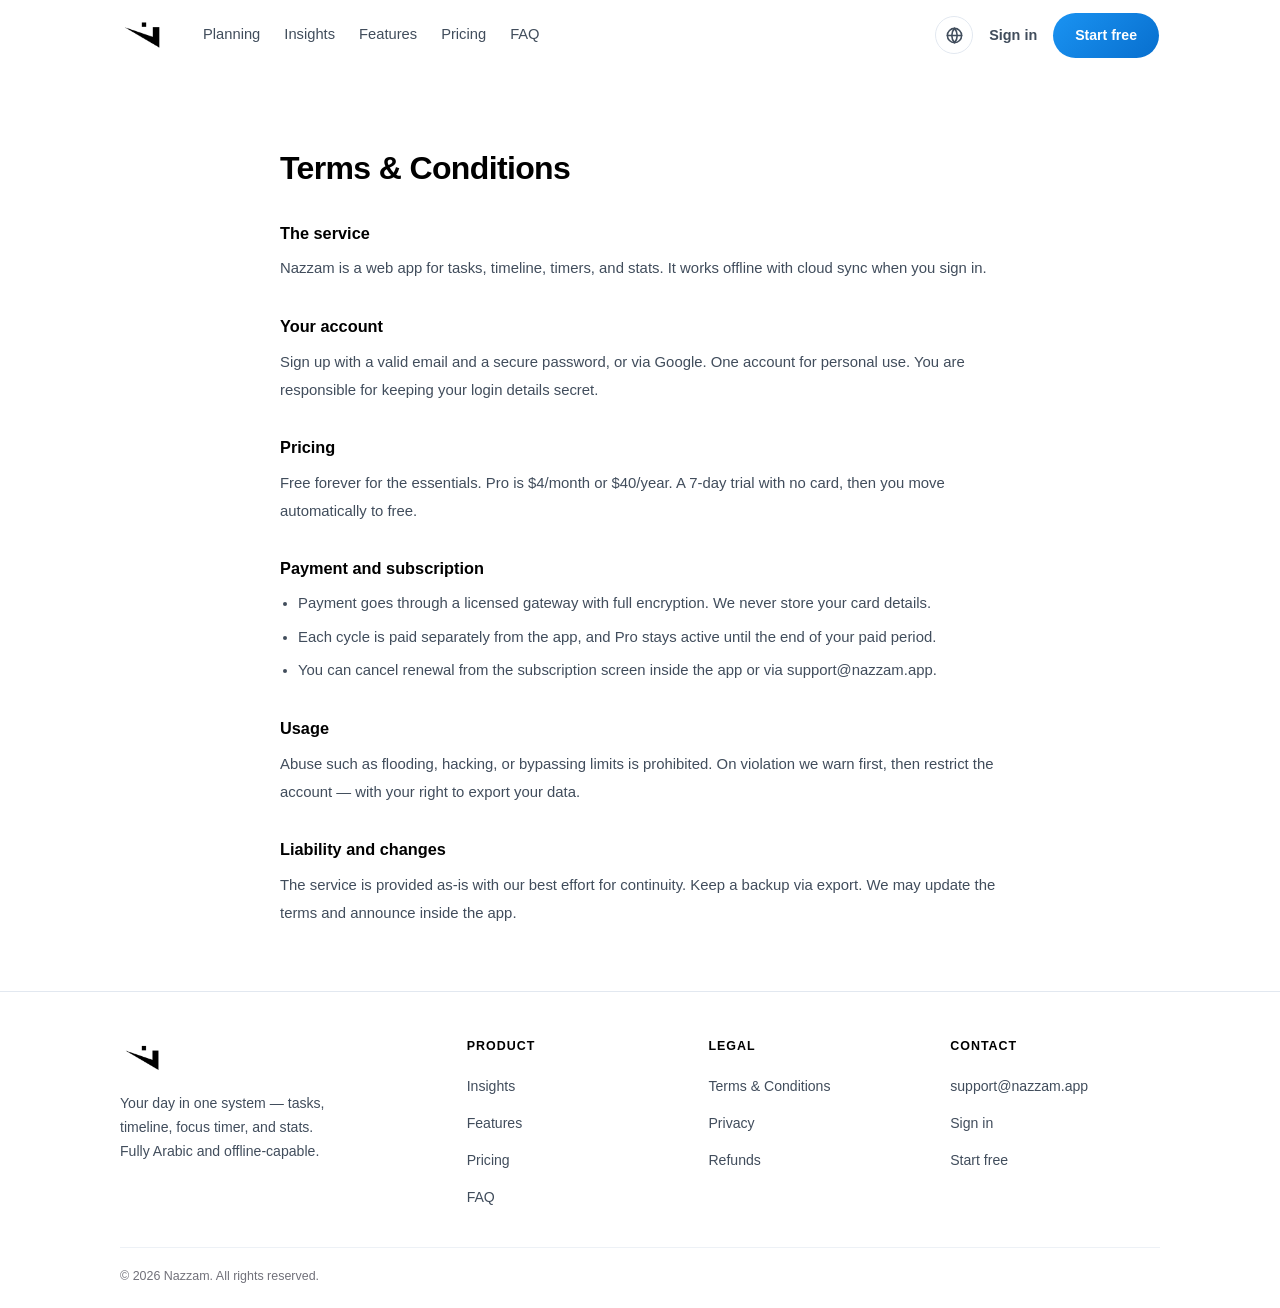
<file: terms.html>
<!doctype html>
<html lang="ar" dir="rtl" data-lp-title="legal.terms_title" data-lp-desc="legal.terms_desc">
<head>
  <meta charset="UTF-8" />
  <meta name="viewport" content="width=device-width, initial-scale=1.0" />
  <title>الشروط والأحكام — نظّم</title>
  <link rel="canonical" href="https://nazzam.app/terms.html" />
  <meta property="og:url" content="https://nazzam.app/terms.html" />
  <script src="assets/js/landing-head.js"></script>
  <meta name="description" content="الشروط والأحكام لاستخدام نظّم." />
  <link rel="icon" href="app/icons/favicon.ico" />
  <link rel="preconnect" href="https://fonts.googleapis.com" />
  <link rel="preconnect" href="https://fonts.gstatic.com" crossorigin />
  <link href="https://fonts.googleapis.com/css2?family=Cairo:wght@600;700;800&family=IBM+Plex+Sans+Arabic:wght@400;500;700&display=swap" rel="stylesheet" />
  <link rel="stylesheet" href="assets/css/landing.css" />
  <style>
    .legal{width:min(720px,92vw);margin:0 auto;padding:148px 0 64px}
    .legal h1{font-family:var(--font-display);font-size:clamp(1.6rem,3vw,2rem);font-weight:800;letter-spacing:-.02em;line-height:1.3}
    .legal h2{font-family:var(--font-display);font-size:1.02rem;font-weight:800;margin-top:32px;line-height:1.4}
    .legal p{color:var(--ink-2);font-size:.93rem;margin-top:10px;line-height:1.9}
    .legal ul{margin-top:10px;padding-inline-start:18px;list-style:disc}
    .legal li{color:var(--ink-2);font-size:.93rem;margin-top:6px;line-height:1.85}
    .legal a{color:var(--blue);text-decoration:underline;text-underline-offset:3px}
  </style>
</head>
<body>
  <header class="nav" id="siteHeader"></header>

  <main class="legal">
    <h1 data-lp="legal.t_h1">الشروط والأحكام</h1>

    <h2 data-lp="legal.t_s1h">الخدمة</h2>
    <p data-lp="legal.t_s1p">نظّم تطبيق ويب لإدارة المهام والجدول الزمني والمؤقّت والإحصائيات. يعمل دون اتصال مع مزامنة سحابية عند تسجيل الدخول.</p>

    <h2 data-lp="legal.t_s2h">حسابك</h2>
    <p data-lp="legal.t_s2p">التسجيل ببريد صحيح وكلمة مرور آمنة أو عبر Google. حساب واحد للاستخدام الشخصي. أنت مسؤول عن سرية بيانات دخولك.</p>

    <h2 data-lp="legal.t_s3h">الأسعار</h2>
    <p data-lp="legal.t_s3p">مجاني للأبد للأساسيات. الاحترافية شهري $4 أو سنوي $40. تجربة 7 أيام بدون بطاقة، ثم تنتقل تلقائياً للمجاني.</p>

    <h2 data-lp="legal.t_s4h">الدفع والاشتراك</h2>
    <ul>
      <li data-lp="legal.t_s4li1">الدفع عبر بوابة مرخّصة بتشفير كامل. لا نحفظ بيانات بطاقتك.</li>
      <li data-lp="legal.t_s4li2">كل دورة تُدفع على حدة من التطبيق، وتبقى الاحترافية مفعّلة حتى نهاية مدتك المدفوعة.</li>
      <li data-lp="legal.t_s4li3">يمكنك إلغاء التجديد من شاشة إدارة الاشتراك داخل التطبيق أو عبر support@nazzam.app.</li>
    </ul>

    <h2 data-lp="legal.t_s5h">الاستخدام</h2>
    <p data-lp="legal.t_s5p">يُحظر إساءة الاستخدام كالإغراق أو الاختراق أو تجاوز الحدود. عند المخالفة ننبه أولاً ثم نقيد الحساب مع حقك في تصدير بياناتك.</p>

    <h2 data-lp="legal.t_s6h">المسؤولية والتغييرات</h2>
    <p data-lp="legal.t_s6p">الخدمة كما هي مع بذل أقصى جهد للاستمرارية. احتفظ بنسخة احتياطية عبر التصدير. قد نحدّث الشروط ونُعلن داخل التطبيق.</p>
  </main>

  <footer class="footer"></footer>
  <script type="module" src="assets/js/landing.js"></script>
</body>
</html>
</file>
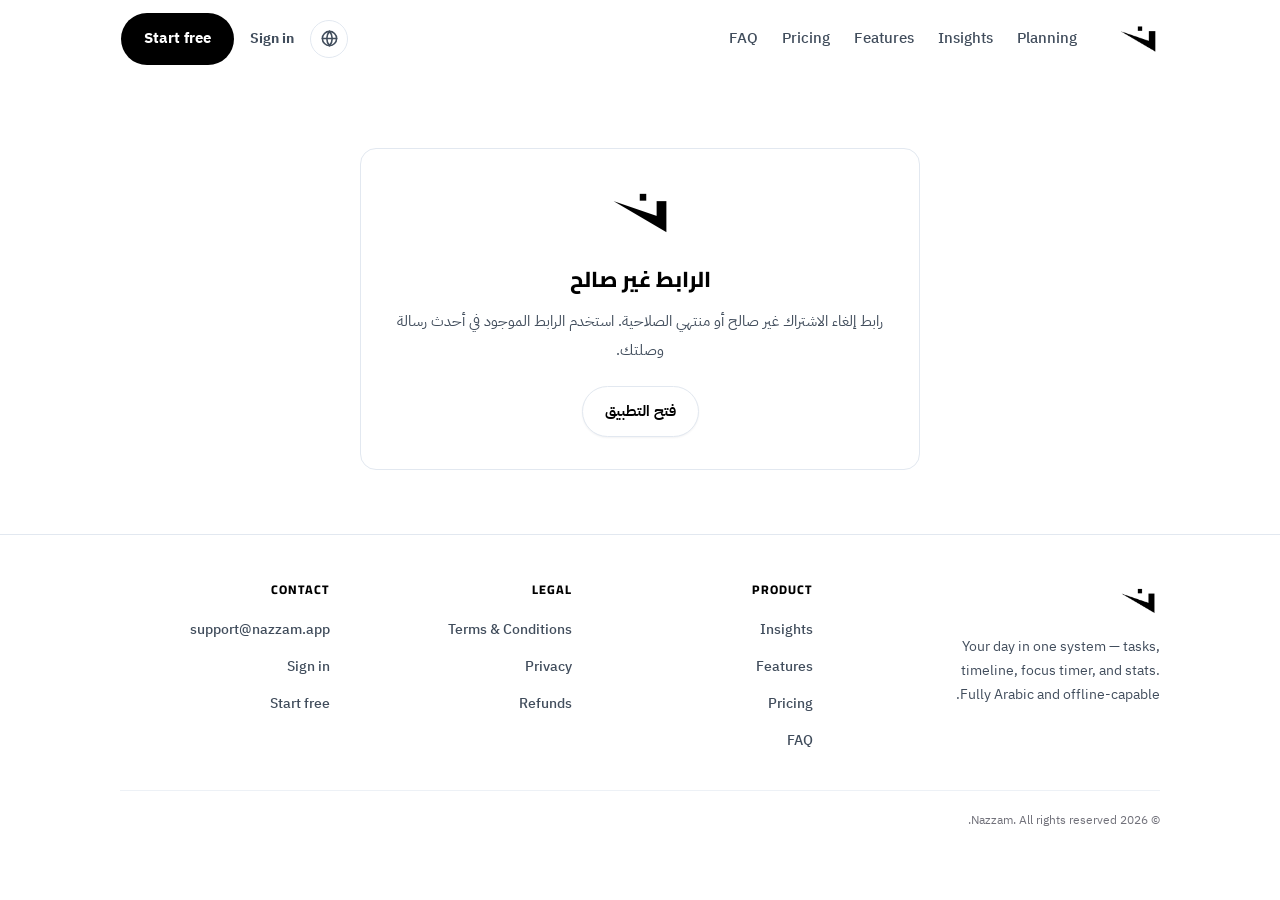
<file: unsubscribe.html>
<!doctype html>
<html lang="ar" dir="rtl">
<head>
  <meta charset="UTF-8" />
  <meta name="viewport" content="width=device-width, initial-scale=1.0" />
  <title>إلغاء الاشتراك — نظّم</title>
  <meta name="robots" content="noindex, nofollow" />
  <script src="assets/js/landing-head.js"></script>
  <meta name="description" content="إلغاء الاشتراك في رسائل المتابعة من نظّم." />
  <link rel="icon" href="app/icons/favicon.ico" />
  <link rel="preconnect" href="https://fonts.googleapis.com" />
  <link rel="preconnect" href="https://fonts.gstatic.com" crossorigin />
  <link href="https://fonts.googleapis.com/css2?family=Cairo:wght@600;700;800&family=IBM+Plex+Sans+Arabic:wght@400;500;700&display=swap" rel="stylesheet" />
  <link rel="stylesheet" href="assets/css/landing.css" />
  <style>
    .unsub{width:min(560px,92vw);margin:0 auto;padding:148px 0 64px;text-align:center}
    .unsub-card{border:1px solid var(--line);border-radius:16px;background:#fff;padding:32px 28px}
    .unsub-card img{width:64px;height:auto;display:block;margin:0 auto}
    .unsub-card h1{font-family:var(--font-display);font-size:1.35rem;font-weight:800;margin:16px 0 8px}
    .unsub-card p{color:var(--ink-2);font-size:.92rem;line-height:2}
    .unsub-actions{margin-top:20px;display:flex;gap:10px;justify-content:center;flex-wrap:wrap}
    .btn{border-radius:999px;padding:12px 22px;font-weight:800;font-size:.92rem;border:1px solid transparent;display:inline-flex;align-items:center;gap:8px;cursor:pointer}
    .btn-primary{background:var(--ink);color:#fff}
    .btn-ghost{background:#fff;border-color:var(--line);color:var(--ink);text-decoration:none}
  </style>
</head>
<body>
  <header class="nav" id="siteHeader"></header>

  <main class="unsub">
    <div class="unsub-card" id="unsubCard"></div>
  </main>

  <footer class="footer"></footer>

  <script type="module" src="assets/js/landing.js"></script>
  <script type="module" src="assets/js/unsubscribe.js"></script>
</body>
</html>
</file>
<file: assets/css/landing.css>
/* ============================================================
   landing.css — صفحة «نظم»
   الهوية: خلفية بيضاء + نصوص سوداء/رمادية، ولون الإبراز الهادئ #3B82F6
   للـ CTA والتفاصيل الصغرى (بتدرج مخفف 10%–15% للكروت والأيقونات)
   شبكة مسافات 8pt · حركة موحّدة 200ms ease-out
   ============================================================ */
/* ---------- 1) التوكنز ---------- */

:root {
  /* البراند — إبراز أزرق سماوي + أبيض/أسود */
  --navy: #000000;
  --navy-2: #111111;
  --blue: #097fe8;
  --blue-deep: #086fce;
  --blue-soft: #e3f2fe;
  --blue-tint: rgba(9, 127, 232, 0.12);
  --blue-glow: rgba(9, 127, 232, 0.28);

  /* النيوترال — أبيض في كل حاجة */
  --bg: #ffffff;
  --surface: #ffffff;
  --line: #e2e8f0;
  --line-soft: #edf1f6;
  --ink: #000000;
  --ink-2: #414d5c;
  --ink-3: #94a3b8;

  /* الشريط الداكن */
  --dark: #0b1120;
  --dark-2: #111c33;
  --dark-line: #223052;
  --dark-text: #dbe4f0;
  --dark-sub: #8fa0b8;

  /* الموك-أب (ألوان التطبيق بالهوية الجديدة) */
  --mk-bg: #f6f8fb;
  --mk-line: #e5eaf1;
  --mk-ink: #0f172b;
  --mk-sub: #64748b;
  --c-study: #0284c7;
  --c-work: #0f172b;
  --c-meet: #7c3aed;
  --c-habit: #16a34a;
  --c-read: #d97706;
  --mk-green: #16a34a;
  --mk-amber: #d97706;
  --mk-red: #dc2626;

  /* الخطوط */
  --font-display: "Cairo", "IBM Plex Sans Arabic", "Segoe UI", Tahoma, sans-serif;
  --font-body: "IBM Plex Sans Arabic", "Cairo", "Segoe UI", Tahoma, sans-serif;
  --font-mk: "Almarai", "IBM Plex Sans Arabic", Tahoma, sans-serif;
  --font-latin: "Satoshi", Cairo, sans-serif;

  /* المسافات — شبكة 8pt */
  --s1: 8px; --s2: 16px; --s3: 24px; --s4: 32px;
  --s5: 48px; --s6: 64px; --s7: 96px; --s8: 128px;

  /* الأنصاف */
  --r-sm: 10px; --r-md: 14px; --r-lg: 20px; --r-xl: 28px;

  /* الظلال */
  --shadow-sm: 0 1px 2px rgba(15, 23, 43, 0.05);
  --shadow-md: 0 16px 40px -20px rgba(15, 23, 43, 0.22);
  --shadow-lg: 0 48px 100px -48px rgba(15, 23, 43, 0.35);
  --shadow-blue: 0 12px 28px -10px rgba(9, 127, 232, 0.42);

  /* الحركة */
  --ease: cubic-bezier(0.22, 1, 0.36, 1);
  --t-fast: 180ms;
  --t-med: 240ms;
}
/* الإنجليزية (LTR): خطوط لاتينية مخصصة (نفس هوية التطبيق) — العربي يفضل كما هو */
[dir="ltr"] {
  --font-display: "Cal Sans", "Inter", "Segoe UI", sans-serif;
  --font-body: "Inter", "Segoe UI", Tahoma, sans-serif;
  --font-latin: "Satoshi", "Inter", sans-serif;
}
/* ---------- 2) الأساس ---------- */

* { margin: 0; padding: 0; box-sizing: border-box; }

html { scroll-behavior: smooth; }

body {
  font-family: var(--font-body);
  background: var(--bg);
  color: var(--ink);
  line-height: 1.75;
  overflow-x: hidden;
  -webkit-font-smoothing: antialiased;
}

img { max-width: 100%; display: block; }

ul, ol { list-style: none; }

a { text-decoration: none; color: inherit; }

button { font-family: inherit; cursor: pointer; background: none; border: none; color: inherit; }

::selection { background: var(--blue-soft); color: var(--navy); }

:focus-visible { outline: 2.5px solid var(--blue); outline-offset: 3px; border-radius: 6px; }


/* حاوية موحدة لكل الصفحة: نفس العرض والحشو الجانبي في كل السكاشن —
   أي بلوك جوه سكشن يملأ الحاوية (100%) بدل عرض مخصص، عشان الحواف تتطابق */
.container { width: 100%; max-width: 1200px; margin-inline: auto; padding-inline: 80px; }

@media (max-width: 1100px) {
  .container { padding-inline: 64px; }
}

@media (max-width: 760px) {
  .container { padding-inline: 24px; }
}

.digits { font-family: var(--font-latin); font-feature-settings: "tnum"; letter-spacing: 0.01em; direction: ltr; unicode-bidi: embed; }
/* الأيقونات SVG */

.ic {
  width: 20px; height: 20px; flex-shrink: 0;
  fill: none; stroke: currentColor; stroke-width: 2;
  stroke-linecap: round; stroke-linejoin: round;
}
/* ---------- 3) عناصر مشتركة ---------- */


.sec-head { text-align: right; max-width: 100%; margin-inline: auto; margin-bottom: var(--s6); }

.sec-head h2 {
  font-family: var(--font-display);
  font-size: clamp(1.8rem, 3.6vw, 2.75rem);
  font-weight: 800; line-height: 1.25;
}

.sec-lead { color: var(--ink-2); margin-top: var(--s2); font-size: 1.02rem; max-width: 62ch; margin-inline: 0; }


.btn {
  position: relative; overflow: hidden;
  display: inline-flex; align-items: center; justify-content: center; gap: var(--s1);
  font-weight: 700; font-size: 0.95rem; font-family: var(--font-body);
  border-radius: 12px; border: none;
  transition: background var(--t-med) ease, border-color var(--t-med) ease;
}

.btn-primary { background: linear-gradient(135deg, #1a93f2, var(--blue-deep)); color: #fff; box-shadow: var(--shadow-blue); }

.btn-primary:hover { background: linear-gradient(135deg, #35a0f0, var(--blue)); box-shadow: 0 10px 28px var(--blue-glow); }

.btn-primary:active { transform: scale(0.98); }

.btn-primary::after { content: none; }

.btn-ghost { background: var(--surface); color: var(--ink); border: 1.5px solid var(--line); box-shadow: var(--shadow-sm); }

.btn-ghost:hover { border-color: var(--ink-3); }

.btn-lg { padding: 14px 32px; }

.btn-xl { padding: 18px 48px; font-size: 1.05rem; border-radius: 14px; }

.btn-sm { padding: 10px 22px; font-size: 0.88rem; }

/* أزرار الهيرو والهيدر والختام: دائرية كاملة (pill) بدون ظل */
.nav .btn, .hero .btn, .finale .btn { border-radius: 999px; box-shadow: none; }


.reveal { opacity: 0; transform: translateY(24px); transition: opacity 0.65s var(--ease), transform 0.65s var(--ease); transition-delay: var(--ad, 0s); }

.reveal.is-visible { opacity: 1; transform: none; }

.anim { opacity: 0; transform: translateY(20px); animation: rise-in 0.85s var(--ease) forwards; animation-delay: var(--ad, 0s); }

@keyframes rise-in { to { opacity: 1; transform: none; } }




body.menu-open { overflow: hidden; }

/* ---------- 4) الهيدر ---------- */

.nav {
  position: fixed; inset-inline: 0; top: 0; z-index: 100;
  background: transparent;
  border-bottom: 1px solid transparent;
  transition: border-color var(--t-med) ease, box-shadow var(--t-med) ease;
}

.nav.is-scrolled { border-bottom-color: transparent; box-shadow: none; }

.nav-inner { display: flex; align-items: center; gap: var(--s4); padding-block: 12px; border-radius: 18px; border: 1px solid transparent; transition: padding var(--t-med) ease, background var(--t-med) ease, box-shadow var(--t-med) ease, border-color var(--t-med) ease, margin var(--t-med) ease, max-width var(--t-med) ease; }

.nav.is-scrolled .nav-inner {
  background: rgba(255, 255, 255, 0.85);
  backdrop-filter: blur(16px); -webkit-backdrop-filter: blur(16px);
  border-color: var(--line);
  box-shadow: 0 8px 32px -20px rgba(15, 23, 43, 0.2);
  padding-block: 9px;
  padding-inline: 18px;
  margin-top: 10px;
  /* width:auto بدل 100% الخاصة بالحاوية — حتى لا تتجاوز الهوامش عرض الشاشة */
  width: auto;
  /* بعرض المحتوى نفسه (داخل حشو الحاوية) لا بعرضها الكامل */
  margin-inline: 80px;
}
@media (max-width: 1100px) {
  .nav.is-scrolled .nav-inner { margin-inline: 64px; }
}
@media (max-width: 760px) {
  .nav.is-scrolled .nav-inner { margin-inline: 12px; gap: 12px; padding-inline: 12px; overflow: hidden; }
  .nav.is-scrolled .nav-actions { min-width: 0; gap: 8px; }
}
@media (min-width: 1361px) {
  .nav.is-scrolled .nav-inner { max-width: 1040px; margin-inline: auto; }
}

.nav.is-scrolled .nav-inner { padding-block: 9px; }

.nav-logo { display: inline-flex; align-items: center; justify-content: center; flex-shrink: 0; line-height: 0; }

.logo-mark { height: 42px; width: 42px; object-fit: contain; display: block; object-position: center; transition: height var(--t-med) ease; image-rendering: -webkit-optimize-contrast; }

.nav.is-scrolled .logo-mark { height: 38px; width: 38px; }
/* إبقاء .logo-word للتوافق لو أُعيدت الكلمة، مخفي افتراضيًا */

.nav-links { display: flex; gap: var(--s3); margin-inline-start: var(--s1); }

.nav-links a { font-size: 0.92rem; font-weight: 500; color: var(--ink-2); position: relative; padding-block: 4px; transition: color var(--t-fast) ease; }

.nav-links a::after {
  content: ""; position: absolute; bottom: 0; inset-inline: 0; height: 2px; border-radius: 2px;
  background: var(--blue); transform: scaleX(0); transform-origin: center;
  transition: transform var(--t-med) var(--ease);
}

.nav-links a:hover { color: var(--ink); }

.nav-links a:hover::after { transform: scaleX(1); }

.nav-actions { display: flex; align-items: center; gap: var(--s2); margin-inline-start: auto; }

.nav-login { font-size: 0.9rem; font-weight: 700; color: var(--ink-2); transition: color var(--t-fast) ease; }

.nav-login:hover { color: var(--ink); }

.nav-burger { display: none; color: var(--ink); padding: 4px; }

.nav-burger .ic { width: 24px; height: 24px; }

/* زرار اللغة (أيقونة كوكب) في الهيدر */
.nav-lang-btn {
  width: 38px; height: 38px; aspect-ratio: 1 / 1;
  padding: 0;
  display: inline-grid; place-items: center;
  flex-shrink: 0;
  color: var(--ink-2);
  border: 1.5px solid var(--line);
  border-radius: 50%;
  transition: border-color var(--t-fast) ease, color var(--t-fast) ease;
}

.nav-lang-btn:hover { border-color: var(--blue); color: var(--blue); }

.nav-lang-btn .ic { width: 19px; height: 19px; }

.nav-lang-mobile { width: 100%; height: auto; border-radius: 12px; padding: 12px; }

.nav-mobile {
  display: none;
  position: fixed;
  inset: 0;
  background: rgba(255, 255, 255, 0.97);
  backdrop-filter: blur(24px);
  -webkit-backdrop-filter: blur(24px);
  flex-direction: column;
  gap: 32px;
  padding: 96px 32px 48px;
  overflow-y: auto;
  z-index: 200;
}

.nav-mobile-group { display: flex; flex-direction: column; gap: 4px; }

.nav-mobile-label { font-size: 0.75rem; font-weight: 500; color: rgba(94, 108, 128, 0.8); letter-spacing: 0.04em; text-transform: uppercase; padding-bottom: 4px; }

.nav-mobile-group a { font-size: 1.5rem; font-weight: 600; color: var(--ink); line-height: 1.4; padding: 6px 0; transition: color var(--t-fast) ease; }

.nav-mobile-group a:hover { color: var(--blue); background: none; }

.nav-burger { position: relative; z-index: 201; }

.nav.is-open .nav-burger { color: var(--ink); }

.nav.is-open {
  inset: 0;
  bottom: 0;
  height: auto;
  background: transparent;
}

.nav.is-open .nav-mobile { display: flex; animation: navSlideIn 300ms var(--ease) forwards; }

.nav.is-closing .nav-mobile { display: flex; animation: navSlideOut 250ms var(--ease) forwards; }

@keyframes navSlideIn {
  from { opacity: 0; transform: translateX(-20px); }
  to   { opacity: 1; transform: none; }
}

@keyframes navSlideOut {
  from { opacity: 1; transform: none; }
  to   { opacity: 0; transform: translateX(-20px); }
}

.nav.is-closing .nav-mobile-group { animation: none; opacity: 1; }

.nav.is-open .nav-mobile-group { opacity: 0; animation: navGroupFade 400ms var(--ease) forwards; }
.nav.is-open .nav-mobile-group:nth-child(1) { animation-delay: 80ms; }
.nav.is-open .nav-mobile-group:nth-child(2) { animation-delay: 140ms; }
.nav.is-open .nav-mobile-group:nth-child(3) { animation-delay: 200ms; }

@keyframes navGroupFade {
  from { opacity: 0; transform: translateY(10px); }
  to   { opacity: 1; transform: none; }
}

@media (min-width: 881px) {
  .nav-mobile { display: none !important; }
}
/* ---------- 5) الهيرو ---------- */

.hero { position: relative; padding-top: clamp(140px, 16vh, 176px); padding-bottom: 0; text-align: center; overflow: hidden; border-bottom: 1px solid var(--line); }

.hero-aura {
  display: block;
  position: absolute;
  inset: 0;
  pointer-events: none;
  background:
    radial-gradient(640px 340px at 50% -90px, rgba(9, 127, 232, 0.2), transparent 70%),
    linear-gradient(180deg, rgba(9, 127, 232, 0.09), transparent 62%);
}

.hero-dots { display: none; }

.hero-inner { position: relative; z-index: 2; }

.hero-title {
  font-family: var(--font-display);
  font-size: clamp(2.5rem, 6vw, 4.4rem);
  font-weight: 700; line-height: 1.08;
  text-rendering: optimizeLegibility;
  -webkit-font-smoothing: antialiased;
  padding-block: 0.04em;
}
@media (max-width: 560px) {
  .hero-title { font-size: clamp(1.7rem, 8.2vw, 2.35rem); line-height: 1.28; }
  /* العربي أصغر ~85% على الموبايل أيضًا مع مساحة تنفس أكبر */
  html[dir="rtl"] .hero-title { font-size: clamp(1.45rem, 7vw, 2rem); line-height: 1.4; } }
/* ضبط العنوان للعربية: الحرف العربي أكبر بصريًا — حجم ~85% من الإنجليزي،
   وارتفاع سطر مريح للنقط والحروف، وتباعد حروف صفري، وتوازن الأسطر */
html[dir="rtl"] .hero-title {
  font-weight: 700;
  font-size: clamp(2.1rem, 5.1vw, 3.75rem);
  line-height: 1.35;
  letter-spacing: 0;
  text-wrap: balance;
}

.hero-title .line { display: block; overflow: visible; padding-block: 0.02em; }
/* سطر العنوان الثاني فارغ حاليًا (العنوان سطر واحد) — إخفاؤه لئلا يترك فراغًا */
.hero-title .line:has(> span:empty) { display: none; }

.hero-title .line > span { display: inline-block; padding-block: 0.02em; }

.hero-title em { font-style: normal; color: var(--ink); }

.hero-title .dot { color: var(--ink); }

.hero-sub { max-width: 600px; margin: var(--s3) auto 0; color: var(--ink-2); font-size: clamp(1rem, 1.6vw, 1.12rem); }

.hero-cta { display: flex; justify-content: center; gap: var(--s2); margin-top: var(--s4); flex-wrap: wrap; }

.hero-trust {
  display: flex; justify-content: center; gap: var(--s3); flex-wrap: wrap;
  margin-top: var(--s3);
}

.hero-trust li { display: inline-flex; align-items: center; gap: 7px; font-size: 0.85rem; font-weight: 500; color: var(--ink-2); }

.hero-trust .ic { width: 16px; height: 16px; color: var(--blue); }
/* حاوية اللقطة */

.hero-media-wrap { position: relative; margin-top: clamp(40px, 6vh, 64px); }

.hero-media { position: relative; }
/* بلا ظل أرضي — الصورة ملتصقة بحافة الهيرو السفلية */

/* لقطة الهيرو الحقيقية */

.hero-shot {
  position: relative; z-index: 2;
  border-radius: 22px 22px 0 0; overflow: hidden;
  border: 1px solid rgba(255, 255, 255, 0.75); border-bottom: none;
  box-shadow: 0 -8px 24px -16px rgba(15, 23, 43, 0.15);
  background: rgba(255, 255, 255, 0.68);
  backdrop-filter: blur(22px) saturate(1.2); -webkit-backdrop-filter: blur(22px) saturate(1.2);
  max-width: 100%;
  margin-inline: auto;
  margin-bottom: -1px;
  padding: 10px 10px 0;
}

.hero-shot img {
  width: 100%; height: auto; display: block;
  border-radius: 10px 10px 0 0;
  image-rendering: -webkit-optimize-contrast;
}
/* ---------- 6) نظام الموك-أب (واجهة التطبيق) ---------- */

@keyframes frame-settle { from { opacity: 0; transform: rotateX(7deg) translateY(46px); } to { opacity: 1; transform: rotateX(3deg) translateY(0); } }

@keyframes pulse-dot { 0%, 100% { box-shadow: 0 0 0 0 rgba(2, 132, 199, 0.35); } 50% { box-shadow: 0 0 0 6px rgba(2, 132, 199, 0); } }
/* كارت موك-أب عام */

.mk-card {
  background: var(--surface); border: 1px solid var(--line); border-radius: 10px;
  box-shadow: var(--shadow-sm); overflow: hidden;
  font-family: var(--font-mk); color: var(--mk-ink); text-align: right;
}

.mk-head { display: flex; align-items: center; gap: 10px; padding: 15px 20px; border-bottom: 1px solid var(--mk-line); }

.mk-head strong { font-size: 0.98rem; font-weight: 700; }

.mk-ic { width: 32px; height: 32px; border-radius: 9px; display: grid; place-items: center; background: var(--mk-bg); border: 1px solid var(--mk-line); color: var(--mk-ink); margin-inline-start: auto; }

.mk-ic .ic { width: 17px; height: 17px; }

.mk-ic.pdf { background: var(--blue); border-color: var(--blue); color: #fff; }
/* ---------- 7) التنظيم — مطابق للصور الحقيقية ---------- */
/* البطاقة اليمنى — اليوم */
/* القطعة بين البطاقات — ثابتة ومتماثلة */
/* إبقاء ستايلات قديمة للتوافق */
/* ---------- نَظْم كمركز — تناثر مميزات حول عبارة واحدة ---------- */

#features { padding-block: clamp(96px, 12vh, 140px); }

/* ——— Premium banner: بألوان الموقع ——— */
.orbital {
  position: relative;
  width: 100%;
  max-width: 100%;
  margin-inline: auto;
  min-height: 560px;
  padding: 80px 48px 96px;
  background: #ffffff;
  border: 1px solid rgba(9, 127, 232, 0.16);
  border-radius: 24px;
  overflow: hidden;
  display: grid;
  place-items: center;
  text-align: center;
  box-shadow: 0 1px 2px rgba(0, 0, 0, 0.04);
}

.orbital-grid {
  position: absolute; inset: 0;
  background-image:
    linear-gradient(to right, rgba(0, 0, 0, 0.06) 1px, transparent 1px),
    linear-gradient(to bottom, rgba(0, 0, 0, 0.06) 1px, transparent 1px);
  background-size: 56px 56px;
  mask-image: radial-gradient(ellipse 85% 70% at 50% 50%, #000 62%, transparent 92%);
  -webkit-mask-image: radial-gradient(ellipse 85% 70% at 50% 50%, #000 62%, transparent 92%);
  pointer-events: none;
}

.orbital-core {
  position: relative;
  z-index: 2;
  display: flex;
  flex-direction: column;
  align-items: center;
  gap: 22px;
  max-width: 680px;
  padding-block: 8px;
}

.orbital-icon {
  width: 68px; height: 68px;
  display: grid; place-items: center;
  background: var(--blue-tint);
  border: 1px solid rgba(9, 127, 232, 0.18);
  border-radius: 16px;
  box-shadow: 0 4px 14px rgba(9, 127, 232, 0.14);
}
.orbital-icon img { width: 40px; height: 40px; object-fit: contain; }

.orbital-title {
  font-family: var(--font-display);
  font-weight: 800;
  font-size: clamp(1.9rem, 3.4vw, 2.7rem);
  line-height: 1.55;
  letter-spacing: -0.02em;
  color: #09090b;
  text-wrap: balance;
}
.orbital-title span { color: var(--blue); }

.orbital-sub {
  font-size: 0.98rem;
  font-weight: 500;
  color: #71717a;
  margin-top: 4px;
  line-height: 1.7;
}

.orbital-tag {
  position: absolute;
  z-index: 2;
  display: inline-flex; align-items: center; gap: 10px;
  padding: 12px 20px;
  border-radius: 50px;
  background: #ffffff;
  border: 1px solid rgba(0, 0, 0, 0.04);
  box-shadow: 0 4px 16px rgba(0, 0, 0, 0.06);
  font-size: 0.92rem; font-weight: 600; color: #18181b;
  white-space: nowrap;
  transition: border-color 200ms ease-out;
  cursor: pointer;
}
.orbital-tag:hover { border-color: rgba(9, 127, 232, 0.22); }
.orbital-tag .ic { width: 16px; height: 16px; color: var(--blue); flex-shrink: 0; }

/* positions — مبعثرة حول العنوان */
.tag-1 { top: 8%; left: 10%; }
.tag-2 { top: 8%; right: 6%; }
.tag-3 { top: 32%; left: 5%; }
.tag-4 { top: 32%; right: 5%; }
.tag-5 { bottom: 10%; left: 8%; }
.tag-6 { top: 58%; right: 6%; }
.tag-7 { bottom: 10%; right: 8%; }
.tag-8 { top: 58%; left: 6%; }
/* ---------- 7b) كيف يعمل — تخطيط الخطوات ---------- */

/* هيدر مقسوم: عنوان ووصف جنب بعض (يُستخدم في stats وغيره) */
.split-head {
  display: grid;
  grid-template-columns: 1.1fr 1fr;
  gap: clamp(20px, 4vw, 56px);
  align-items: end;
  text-align: start;
}

.split-head h2 { max-width: 24ch; }

.split-head .sec-lead { margin: 0; }

@media (max-width: 760px) {
  .split-head { grid-template-columns: 1fr; }
}

/* ---------- 7c) كيف يعمل — خطوات مرقمة ---------- */

.how-head { margin-bottom: var(--s5); }

.how-head h2 {
  font-family: var(--font-display);
  font-size: clamp(1.8rem, 3.4vw, 2.6rem);
  font-weight: 800; line-height: 1.35;
  color: var(--ink);
  text-wrap: balance;
}

.steps-grid {
  display: grid;
  grid-template-columns: repeat(4, 1fr);
  gap: 16px;
}

/* ============================================================================
/* ============================================================================
/* ============================================================================
   7d) "كيف يعمل" — ديمو الواجهة الحقيقي
   الفكرة: الموك مش شكل متخيّله — ده عناصر التطبيق الحقيقية بالكلاسات
   الحقيقية (side-nav / date-nav / bank-wrap / add-row / keyword-row /
   section-title / task-list / task-row / timer-panel / timer-item)نسخناها
   من app/index.html و app/js/render.js، وCSS بتاعها متنسخ من app/css
   ومنسوب بـ .dm-app عشان ما يتسرّبش لصفحة اللاندينج.
   الحركات بس هي اللي حية: الكتابة، ضغط +، ظهور الصف، البلوك، التايمر، العدّادات.
   ========================================================================= */

/* خط Material Icons نفسه اللي بيستخدمه التطبيق (ملف محلي في المستودع) */
@font-face {
  font-family: 'Material Icons';
  font-style: normal;
  font-weight: 400;
  font-display: block;
  src: url('/app/fonts/material-icons.woff2') format('woff2');
}

.how-demo { margin-top: var(--s5); }

/* المسرح: ارتفاع = ارتفاع الكانفس × نسبة التكبير.
   ملاحظة: --dm-s هنا fallback فقط — الـ JS (fitDemoScale في landing.js) بيحسب
   المقياس الدقيق من عرض المسرح الفعلي (عرض المسرح ÷ 1426) كمصدر حقيقة، عشان
   أي نسبة ثابتة أكبر من اللازم بتقص ~70px من عمود التايمر يمينًا. */
.dm-stage {
  --dm-s: 0.71;
  --dm-h: 780px;
  position: relative;
  width: 100%;
  height: calc(var(--dm-h) * var(--dm-s));
  background: var(--surface);
  border: 1px solid var(--line);
  border-radius: 10px;
  box-shadow: var(--shadow-md);
  overflow: hidden;
  transition: height 0.4s var(--ease);
}
/* المسرح ثابت في المشاهد الأربعة (--dm-h واحد للكل) — مشهد الإحصائيات بيملا
   نفس الارتفاع (flex) بدل ما المسرح يكبر له. */
/* قيم fallback محافظة (أصغر من المحسوب) عشان بلا JS مفيش قصّ أبدًا */
@media (max-width: 1300px) { .dm-stage { --dm-s: 0.65; } }
@media (max-width: 1000px) { .dm-stage { --dm-s: 0.43; } }
@media (max-width: 760px)  { .dm-stage { --dm-s: 0.34; } }
@media (max-width: 560px)  { .dm-stage { --dm-s: 0.22; } }

/* الكانفس: بحجم نافذة التطبيق الحقيقية، متصغّر بـ transform */
.dm-canvas {
  width: 1426px;
  height: var(--dm-h, 780px);
  display: flex;
  align-items: flex-start;
  transform-origin: 0 0;
  transform: scale(var(--dm-s));
  pointer-events: none;      /* الموك شكل — مش تفاعلي */
  user-select: none;

  /* باليتة التطبيق الحقيقية (BASE_LIGHT + لون blue من theme.js) — القواعد
     المنسوبة بتستخدم متغيرات التطبيق مش اللاندينج، فلازم تتعرف هنا
     عشان الألوان تطلع مطابقة. بتطبق جوه الموك بس. */
  --pen: #3a6fa5; --pen-soft: #dbe6f1;
  --paper: #f4f5f7; --paper-line: #e2e4e8;
  --ink: #1f2328; --ink-soft: #6b7280;
  --card: #ffffff;
  --done: #3e7a5c; --done-soft: #dce9e0;
  --missed: #c5382e; --missed-soft: #f4dedb;
  --popup: #ffffff; --popup-border: #d5d8dd;
  --task-c0: #3a6fa5; --task-c1: #2f7d76; --task-c2: #b4728a; --task-c3: #b07a2a;
  --task-c4: #6b5b95; --task-c5: #a6565c; --task-c6: #5c6672; --task-c7: #8a6a4f;
  --radius: 10px;
  --shadow: 0 1px 2px rgba(15, 18, 22, 0.05), 0 4px 12px rgba(15, 18, 22, 0.04);
  --transition: 0.2s ease;
}

.dm-canvas, .dm-canvas * { box-sizing: border-box; }

/* ===== ترتيب المشاهد: اليوم (٠ و٢) / الجدول (١) / الإحصائيات (٣) =====
   المشاهد التلاتة فوق بعض (absolute stack) وبيتبدلوا بتلاشي متقاطع
   (crossfade) بدل القطع الحاد بتاع display:none — زي الفيديو.
   .main-col بياخد أقل ارتفاع ثابت عشان المطلق ميصفّرش الحاوية. */
.dm-app .main-col { position: relative; }
.dm-scene-day, .dm-scene-tb, .dm-scene-stats {
  opacity: 0;
  visibility: hidden;
  transition: opacity 0.65s ease, visibility 0s linear 0.65s;
}
.how-demo[data-scene="0"] .dm-scene-day,
.how-demo[data-scene="2"] .dm-scene-day,
.how-demo[data-scene="1"] .dm-scene-tb,
.how-demo[data-scene="3"] .dm-scene-stats {
  opacity: 1;
  visibility: visible;
  transition: opacity 0.65s ease;
}
.how-demo[data-scene="1"] .dm-scene-tb,
.how-demo[data-scene="3"] .dm-scene-stats {
  position: absolute;
  inset: 16px;
  overflow: hidden;
}
/* عمود المؤقتات ظاهر فقط في مشهدَي اليوم (01 دوّن و03 ركّز) — ومخفي في
   الجدول والإحصائيات (02 خطّط و04 تابع) مثل التطبيق الحقيقي تمامًا
   (week-view-active يخفي timer-col عند فتح timeBlock/stats). */
.how-demo[data-scene="1"] .dm-app .timer-col,
.how-demo[data-scene="3"] .dm-app .timer-col { display: none !important; }
/* المشهدان 1 و3 يملآن العرض كله بعد إخفاء المؤقتات — بلا قصّ خارج المسرح */
.how-demo[data-scene="1"] .dm-app .app-main,
.how-demo[data-scene="3"] .dm-app .app-main,
.how-demo[data-scene="1"] .dm-app .main-layout,
.how-demo[data-scene="3"] .dm-app .main-layout,
.how-demo[data-scene="1"] .dm-app .main-col,
.how-demo[data-scene="3"] .dm-app .main-col {
  flex: 1 1 auto;
  max-width: none;
  width: auto;
  min-width: 0;
}
/* الديمو كانفس بمقياس ثابت (1426px → scale) فيعرض دائمًا تخطيط الديسكتوب جنبًا
   لجنب مهما صغرت شاشة الصفحة — استعلامات التطبيق (1236px/640px) كانت تقلب
   main-layout عموديًا وتخفي side-nav وتحوّل task-list عموديًا داخل الكانفس نفسه،
   فينزل التايمر تحت المحتوى ويتقص بارتفاع المسرح الثابت فيبدو مفقودًا. */
.how-demo .dm-app .app-shell { display: flex !important; flex-direction: row !important; }
.how-demo .dm-app .main-layout { flex-direction: row !important; align-items: stretch !important; }
.how-demo .dm-app .main-col { width: auto !important; padding: 16px !important; height: 780px; }
.how-demo .dm-app .timer-col {
  flex: 0 0 380px !important; width: auto !important; position: static !important;
  max-height: none !important; overflow: visible !important;
  border-inline-start: 1px solid var(--paper-line) !important; border-top: none !important;
}
.how-demo .dm-app .side-nav { display: flex !important; }
.how-demo .dm-app .task-list { flex-direction: row !important; flex-wrap: wrap !important; }
.how-demo .dm-app .task-row { width: auto !important; flex: 0 1 auto !important; }
.how-demo .dm-app .keyword-row { width: auto !important; flex: 0 1 auto !important; }

/* ===== حركات الديمو (فوق قواعد التطبيق) ===== */

/* الكتابة: الـ input الحقيقي بتتغيّر قيمته من JS (مفيش caret — التطبيق مالوش caret) */
.dm-canvas input { pointer-events: none; }

/* ضغط زر الإضافة */
.how-demo.at-press .dm-canvas .add-keyword-btn { transform: scale(0.9); background: var(--pen-soft); }

/* إبراز واضح للزرار اللي "اتداس" — وميض خلفية + نبضة خفيفة بتخلص على الثبات */
@keyframes dm-press {
  0% { background-color: transparent; transform: scale(1); }
  25% { background-color: var(--pen-soft); transform: scale(0.96); }
  60% { background-color: var(--pen-soft); transform: scale(1); }
  100% { background-color: var(--pen-soft); transform: scale(1); }
}
.how-demo .dm-app .dm-hit {
  animation: dm-press 0.62s ease;
  color: var(--pen) !important;
}
.how-demo .dm-app .dm-hit .material-icons { color: var(--pen) !important; }

/* منيو الديمو أوسع من الافتراضي عشان "Repeat & move" متتضغطش —
   (في التطبيق بس، مش تغيير على المنتج الحقيقي) */
.how-demo .dm-app #dmMoreDrop { min-width: 170px; }

/* ظهور صف المهمة الجديدة في "اليوم" — display:none عشان متحجزش مكان فاضي */
#dmNewRow { display: none; }
.how-demo.has-task #dmNewRow, .how-demo.dm-static #dmNewRow { display: flex; animation: dm-row-in 0.45s var(--ease); }
@keyframes dm-row-in { from { opacity: 0; transform: translateY(6px); } to { opacity: 1; transform: none; } }

/* البلوك: ينزل ثم تتّسع مدّته */
#dmBlock { opacity: 0; transform: translateY(-8px); transition: opacity 0.45s var(--ease), transform 0.5s var(--ease), height 0.55s var(--ease); }
.how-demo.at-tb-drop #dmBlock, .how-demo.dm-static #dmBlock { opacity: 1; transform: none; }
.how-demo.at-tb-resize #dmBlock { height: 125px !important; }

/* كارت المؤقت: ينزلق ثم يشتغل — display:none عشان متحجزش مكان فاضي */
#dmTimerItem { display: none; }
.how-demo.at-timer-in #dmTimerItem, .how-demo.dm-static #dmTimerItem { display: block; animation: dm-timer-in 0.45s var(--ease); }
@keyframes dm-timer-in { from { opacity: 0; transform: translateX(14px); } to { opacity: 1; transform: none; } }

/* ===== مشهد الإحصائيات: الرسوم Chart.js جوّه .chart-card-body الحقيقية ===== */
/* دخول الكروت نفسها متدرج مع دخول المشهد — عشان لحظة الوصول تبان حتى لو
   حد بص متأخر على الرسوم */
@keyframes dm-card-in {
  from { opacity: 0; transform: translateY(14px); }
  to { opacity: 1; transform: none; }
}
.how-demo.at-stats .dm-app .chart-card { animation: dm-card-in 0.55s var(--ease) backwards; }
.how-demo.at-stats .dm-app .chart-card:nth-child(2) { animation-delay: 0.1s; }
.how-demo.at-stats .dm-app .chart-card:nth-child(3) { animation-delay: 0.2s; }
.how-demo.at-stats .dm-app .chart-card:nth-child(4) { animation-delay: 0.3s; }
/* مشهد الإحصائيات يملا ارتفاعه المتاح (flex) — الشبكة صفّان متساويان وأجسام
   الكروت تتمدد (flex:1) فالرسوم (Chart.js) تملا الكارت بلا فراغ زائد ولا قصّ.
   (القاعدة القديمة بارتفاع ثابت كانت بتخلي الرسوم مضغوطة وصغيرة بمساحات
   فاضية لأن الكروت أعرض بعد إخفاء التايمر.) */
.how-demo .dm-scene-stats .stats-view { height: 100%; display: flex; flex-direction: column; }
/* ضغط الكروم العلوي لأقصى درجة عشان أكبر مساحة ممكنة تروح للرسوم نفسها */
.how-demo .dm-app .stats-view-header { margin-bottom: 8px; padding: 4px 8px 4px 12px; }
.how-demo .dm-app .stats-summary-row { margin-bottom: 8px; gap: 8px; }
.how-demo .dm-app .stats-summary-pill { padding: 8px 6px; gap: 1px; }
.how-demo .dm-app .stats-summary-pill strong { font-size: 1.15rem; }
.how-demo .dm-app .stats-summary-pill small { font-size: 0.7rem; }
.how-demo .dm-app .stats-summary-pill .material-icons { font-size: 18px; }
.how-demo .dm-app .chart-grid { flex: 1 1 auto; min-height: 0; grid-template-rows: 1fr 1fr; gap: 10px; margin-bottom: 0; }
.how-demo .dm-app .chart-card { min-height: 0; min-width: 0; padding: 10px 12px 12px; }
.how-demo .dm-app .chart-card-title { font-size: 0.85rem; margin-bottom: 6px; }
.how-demo .dm-app .chart-card-body { flex: 1 1 auto; min-height: 0; height: auto; }

/* تكبير نصوص الإحصائيات في الديمو للقراءة (الهيكل والألوان مطابقة للتطبيق) */
.dm-app .stats-summary-pill strong { font-size: 1.35rem; }
.dm-app .stats-summary-pill small { font-size: 0.8rem; }
.dm-app .chart-card-title { font-size: 0.95rem; }

/* ===== الكابشن والتحكم (بره الكانفس) ===== */
.dm-bar-strip { display: flex; align-items: center; justify-content: space-between; gap: 16px; margin-top: 14px; }
.dm-captions { display: flex; flex-wrap: wrap; gap: 8px; }
.dm-cap {
  display: inline-flex; align-items: center; gap: 8px;
  padding: 7px 14px; border: 1px solid var(--line); border-radius: 999px;
  background: var(--surface); font-family: inherit; font-size: 0.85rem; font-weight: 700;
  color: var(--ink-3); cursor: pointer;
  transition: color 0.25s var(--ease), border-color 0.25s var(--ease), background 0.25s var(--ease);
}
.dm-cap:hover { color: var(--ink); }
.dm-cap.is-on { color: var(--blue); border-color: var(--blue); background: var(--blue-tint); }
.dm-cap-num { font-size: 0.75em; }
.dm-cap-t { line-height: 1.35; }
.dm-controls { display: flex; gap: 8px; }
.dm-ctrl {
  display: grid; place-items: center; width: 36px; height: 36px; border-radius: 50%;
  border: 1px solid var(--line); background: var(--surface); color: var(--ink-2);
  cursor: pointer; transition: background 0.2s var(--ease), color 0.2s var(--ease);
}
.dm-ctrl:hover { background: var(--paper); color: var(--ink); }
.dm-ctrl .ic { width: 18px; height: 18px; }

@media (max-width: 760px) {
  .dm-bar-strip { flex-direction: column; align-items: stretch; }
  .dm-captions { display: none; }
  .dm-controls { justify-content: center; }
}

.dm-app .material-icons { font-family: 'Material Icons'; font-weight: normal; font-style: normal; font-size: 24px; line-height: 1; letter-spacing: normal; text-transform: none; display: inline-block; white-space: nowrap; word-wrap: normal; direction: ltr; font-feature-settings: 'liga'; -webkit-font-smoothing: antialiased; }

.dm-app .dark-mode .timer-toggle-btn.is-running { background: #3d1f1f; color: #ff6b6b; }

.dm-app .dark-mode .timer-delete-btn:hover { background: #3d1f1f; color: #ff6b6b; }

.dm-app .date-nav { display: flex; align-items: center; justify-content: space-between; margin-bottom:10px; background: var(--card); border-radius: var(--radius); box-shadow: var(--shadow); padding: 10px 10px; transition: box-shadow var(--transition); }

.dm-app .nav-btn { background: transparent; border: none; color: var(--ink); font-size: 1.3rem; width: 32px; height: 32px; border-radius: 50%; cursor: pointer; display: flex; align-items: center; justify-content: center; transition: background 0.15s ease; }

.dm-app .nav-btn:hover { background: var(--paper); }

.dm-app .nav-btn:disabled { opacity: 0.25; cursor: default; }

.dm-app .date-display { text-align: center; flex: 1; }

.dm-app .date-display .day-name { font-family: var(--font-heading); font-size: 1.1rem; font-weight: 600; line-height: 1.3; color: var(--pen); margin-bottom: 6px; }

.dm-app .date-display .day-sub { font-size: 0.78rem; line-height: 1.4; color: var(--ink-soft); }

.dm-app .today-btn { display: block; margin: 0 auto 14px; background: var(--card); border: 1.5px solid var(--pen); color: var(--pen); font-family: "Inter", "Almarai"; font-weight: 700; font-size: 0.82rem; padding: 6px 16px; border-radius: 20px; cursor: pointer; }

.dm-app .today-btn:hover { background: var(--pen-soft); }

.dm-app .task-list .task-row.task-in { animation: taskIn 0.35s ease backwards; animation-delay: calc(var(--task-order, 0) * 55ms); }

.dm-app .bank-search-info,
.dm-app .keyword-name,
.dm-app .keyword-meta,
.dm-app .empty-state-title,
.dm-app .empty-state-hint,
.dm-app .task-name,
.dm-app .stat-list-name,
.dm-app .notif-setting-title,
.dm-app .notif-setting-desc,
.dm-app .filter-more-label,
.dm-app .timer-name { text-align: start; }

.dm-app .stats-summary-pill strong,
.dm-app .stats-summary-pill small,
.dm-app .day-sub { text-align: center; }

.dm-app .nav-btn .material-icons { transform: scaleX(-1); }

.dm-app .timeline-block { margin-left: 0; margin-right: auto; }

.dm-app .task-more-dropdown { left: auto; right: 0; min-width: 174px; }

.dm-app .task-more-dropdown.task-more-up { left: auto; right: 0; }

.dm-app .bank-search input { padding-left: 16px; padding-right: 40px; }

.dm-app .bank-search-clear { left: auto; right: 8px; }

.dm-app .add-row input { padding-left: 14px; padding-right: 40px; }

.dm-app .stats-tab-dropdown { left: 0; right: auto; }

.dm-app .clock-choice-popover { right: calc(100% + 8px); left: auto; transform: translateX(6px); }

.dm-app .clock-choice-popover.open { transform: translateX(0); }

.dm-app .priority-popover.open { transform: translateX(0); }

.dm-app .tb-range-menu { left: 0; right: auto; }

.dm-app .header-top-bar,
.dm-app .bank-section-title,
.dm-app .timer-panel-title,
.dm-app .stats-title { font-family: var(--font-heading); }

.dm-app .section-title { font-family: "Inter", "Almarai"; padding: 14px 16px; background-color: var(--card); border-radius: var(--radius); box-shadow: var(--shadow); font-weight: 800; font-size: 1.1rem; color: var(--ink); margin: 12px 0 8px; display: flex; align-items: center; gap: 8px; transition: box-shadow var(--transition); }

.dm-app .day-filter-btn .material-icons { font-size: 17px; }

.dm-app .day-filter-btn.active { background: var(--pen-soft); border-color: var(--pen); color: var(--pen); }

.dm-app .day-filter-dropdown.open { opacity: 1; transform: translateY(0); pointer-events: auto; }

.dm-app .day-actions-wrap { position: relative; display: flex; align-items: center; gap: 4px; margin-inline-start: auto; }

.dm-app .day-actions-toggle { display: flex; align-items: center; justify-content: center; border-radius: 10px; border: none; background: transparent; color: var(--ink-soft); cursor: pointer; position: relative; padding: 4px; }

.dm-app .day-actions-toggle .material-icons { font-size: 20px; }

.dm-app .day-actions-toggle:hover { color: var(--pen); }

.dm-app .day-actions-toggle.open { background: transparent; border-color: transparent; color: var(--pen); }

@media (max-width: 640px) {
.dm-app .day-actions-toggle[data-action="toggle-day-view"] { display: none; }
}

.dm-app .day-actions-panel.open { display: flex; }

.dm-app .day-actions-panel .day-filter-dropdown:not(.open) { display: none; }

.dm-app .day-actions-panel .day-filter-dropdown.open { position: absolute; top: calc(100% + 4px); inset-inline: 0; z-index: 130; opacity: 1; transform: none; pointer-events: auto; min-width: 0; }

.dm-app .bank-wrap { background: var(--card); border-radius: var(--radius); box-shadow: var(--shadow); transition: box-shadow var(--transition), background-color var(--transition); }

.dm-app .bank-toggle { width: 100%; display: flex; align-items: center; justify-content: space-between; gap: 8px; background: transparent; box-shadow: none; border: none; border-radius: 0; cursor: pointer; text-align: right; padding: 14px 16px; font-family: "Inter", "Almarai"; font-weight: 800; font-size: 1.1rem; color: var(--ink); }

.dm-app .bank-toggle:hover { background: var(--paper); border-radius: var(--radius); }

.dm-app .bank-wrap:has(.bank-content) .bank-toggle:hover { border-radius: var(--radius) var(--radius) 0 0; }

.dm-app .bank-toggle-label { display: flex; align-items: center; flex: 1; }

.dm-app .bank-toggle-arrow { display: inline-flex; transition: transform 0.2s ease; flex: 0 0 auto; margin-right: 8px; }

.dm-app .bank-toggle-arrow .material-icons { font-size: 22px; }

.dm-app .bank-toggle-arrow.open { transform: rotate(180deg); }

.dm-app .bank-content { margin: 0; padding: 0 16px 16px; border-top: 1px solid var(--paper-line); padding-top: 14px; transform-origin: top; }

.dm-app .bank-content.animate-in { animation: bankSlideDown 0.28s ease; }

.dm-app .bank-content.animate-out { animation: bankSlideUp 0.22s ease forwards; }

.dm-app .bank-filters-toggle { display: flex; flex-shrink: 0; align-items: center; justify-content: center; width: 40px; height: 40px; border-radius: 10px; border: 1px solid var(--paper-line); background: var(--paper); color: var(--ink-soft); cursor: pointer; position: relative; }

.dm-app .bank-filters-toggle .material-icons { font-size: 20px; }

.dm-app .bank-filters-toggle:hover { background: var(--paper); color: var(--pen); }

.dm-app .bank-filters-toggle.open { background: var(--pen-soft); border-color: var(--pen); color: var(--pen); }

.dm-app .filter-chip.bank-filters-toggle { width: auto; height: auto; border-radius: 999px; padding: 6px 12px; }

.dm-app .filter-chip.bank-filters-toggle .material-icons { font-size: 18px; }

.dm-app .bank-filters-toggle.has-active::after { content: ""; position: absolute; top: 6px; left: 6px; width: 8px; height: 8px; border-radius: 50%; background: var(--pen); border: 2px solid var(--card); }

.dm-app .bank-search { position: relative; display: flex; align-items: center; margin-bottom: 14px; margin-top: 12px; }

.dm-app .bank-add-task-row { margin-bottom: 12px; }

.dm-app .bank-search-divider-wrap { position: relative; margin-bottom: 18px; }

.dm-app .bank-search-divider-wrap .bank-filters-divider { margin-bottom: 18px; }

.dm-app .bank-search-reveal { position: absolute; top: -12px; inset-inline-end: 0px; translate: 0 -50%; width: 46px; height: 26px; display: grid; place-items: center; border-radius: 12px 12px 0 0; background: var(--card); border: 1px solid var(--paper-line); border-bottom: none; color: var(--ink-soft); cursor: pointer; z-index: 10; }

.dm-app .bank-search-reveal .material-icons { font-size: 20px; }

.dm-app .bank-search-reveal:hover { color: var(--pen); }

.dm-app .bank-search-reveal.open { color: var(--pen); border-color: var(--pen); }

.dm-app .bank-search-collapsible { display: grid; grid-template-rows: 0fr; opacity: 0; transition: grid-template-rows 0.3s ease, opacity 0.25s ease; }

.dm-app .bank-search-collapsible.open { grid-template-rows: 1fr; opacity: 1; }

.dm-app .bank-search-collapsible-inner { overflow: hidden; min-height: 0; }

.dm-app .bank-search input { width: 100%; border: 1px solid var(--paper-line); border-radius: 10px; padding: 14px 16px 14px 40px; font-family: inherit; font-size: 0.92rem; background: var(--paper); color: var(--ink); }

.dm-app .bank-search input:focus { border-color: var(--pen); }

.dm-app .bank-search-clear { position: absolute; left: 8px; background: transparent; border: none; cursor: pointer; color: var(--ink-soft); width: 26px; height: 26px; border-radius: 50%; display: flex; align-items: center; justify-content: center; }

.dm-app .bank-search-clear:hover { background: var(--paper); color: var(--pen); }

.dm-app .bank-search-clear .material-icons { font-size: 16px; }

.dm-app .task-list { display: flex; flex-direction: row; flex-wrap: wrap; gap: 10px; margin-bottom: 16px; }

.dm-app .task-list.view-list { flex-direction: column; flex-wrap: nowrap; }

.dm-app .task-list.view-list .task-row { flex: 0 0 auto; width: 100%; }

.dm-app .task-inline-meta { display: none; }

@media (min-width: 641px) {
.dm-app .task-list.view-list .task-inline-meta { display: inline-flex; align-items: center; gap: 6px; flex: 0 0 auto; min-width: 0; }
.dm-app .task-inline-chip { display: inline-flex; align-items: center; gap: 4px; flex: 0 0 auto; font-size: 0.78rem; color: var(--ink-soft); background: var(--paper); border: none; border-radius: 999px; padding: 2px 8px; white-space: nowrap; font-family: inherit; }
.dm-app .task-inline-chip .material-icons { font-size: 16px; }
}

.dm-app .task-row { background: var(--card); border-radius: var(--radius); box-shadow: var(--shadow); padding: 8px 10px; display: flex; flex: 0 1 auto; min-width: 0; max-width: 100%; box-sizing: border-box; align-items: center; gap: 8px; transition: opacity 0.15s ease, box-shadow var(--transition), transform var(--transition); }

.dm-app .keyword-row[draggable="true"],
.dm-app .task-row[draggable="true"] { cursor: default; }

.dm-app .keyword-row.dragging,
.dm-app .task-row.dragging { opacity: 0.4; }

.dm-app .keyword-row.drag-over,
.dm-app .task-row.drag-over { box-shadow: 0 0 0 2px var(--pen), var(--shadow); transform: scale(1.02); }

.dm-app .task-check { flex: 0 0 auto; width: 26px; height: 26px; border: none; background: transparent; cursor: pointer; display: flex; align-items: center; justify-content: center; color: var(--ink-soft); border-radius: 50%; padding: 0; line-height: 1; transition: color 0.15s ease, background 0.15s ease; }

.dm-app .task-check .material-icons { font-size: 22px; }

.dm-app .task-check:hover { color: var(--done); background: var(--done-soft); }

.dm-app .task-check.checked { color: var(--done); }

.dm-app .task-row.done .task-check { color: var(--done); }

.dm-app .task-row.missed .task-check { color: var(--missed); }

.dm-app .task-name-btn { min-width: 0; flex: 1 1 auto; max-width: 100%; display: inline-flex; align-items: center; gap: 6px; background: transparent; border: none; cursor: pointer; padding: 2px 4px; border-radius: 6px; font-family: inherit; text-align: right; color: var(--ink); transition: background 0.15s ease; overflow: hidden; }

.dm-app .task-name-btn:hover { background: var(--paper); }

.dm-app .task-name-btn .task-name { min-width: 0; flex: 1 1 auto; font-size: 0.95rem; line-height: 1.3; white-space: nowrap; overflow: hidden; text-overflow: ellipsis; word-break: break-word; overflow-wrap: anywhere; }

.dm-app .task-type-icon { display: inline-flex; align-items: center; flex-shrink: 0; }

.dm-app .task-type-icon .material-icons { font-size: 1rem; }

.dm-app .task-type-task,
.dm-app .task-type-habit,
.dm-app .task-type-hobby,
.dm-app .tc-task.material-icons,
.dm-app .tc-habit.material-icons,
.dm-app .tc-hobby.material-icons,
.dm-app .template-modal-row > .material-icons { color: var(--pen); }

.dm-app .task-row.done { background: var(--done-soft); }

.dm-app .task-row.done .task-name { text-decoration: line-through; color: var(--ink-soft); }

.dm-app .task-row.missed { background: var(--missed-soft); }

.dm-app .task-row.missed .task-name { text-decoration: line-through; color: var(--missed); }

.dm-app .task-row.priority-high { border: 1px solid var(--missed); }

.dm-app .task-row.priority-medium { border: 1px solid #d98c15; }

.dm-app .task-row.priority-low { border: 1px solid var(--done); }

.dm-app .dark-mode .task-row.priority-medium { border-color: #f0ab2e; }

.dm-app .clock-btn .material-icons { font-size: 18px; }

.dm-app .duration-badge-actual-only .material-icons { font-size: 15px; }

.dm-app .note-btn .material-icons { font-size: 18px; }

.dm-app .td-head .task-check { width: 30px; height: 30px; }

.dm-app .td-head .task-check .material-icons { font-size: 26px; }

.dm-app .td-title.done { text-decoration: line-through; color: var(--ink-soft); }

.dm-app .td-sublist li.done .td-sub-name { text-decoration: line-through; color: var(--ink-soft); }

.dm-app .td-sub-check .material-icons { font-size: 20px; }

.dm-app .td-sublist li.done .td-sub-check { color: var(--done); }

.dm-app .duration-popover.open { display: flex; opacity: 1; transform: translateY(0); pointer-events: auto; animation: popupIn 0.18s ease; }

.dm-app .duration-popover-label .material-icons { font-size: 15px; }

.dm-app .time-choice-submenu-wrap { position: relative; }

.dm-app .td-more-menu-wrap .priority-popover,
.dm-app .td-more-menu-wrap .clock-choice-popover { position: fixed; top: auto; right: auto; left: auto; z-index: 150; }

.dm-app .clock-choice-popover.flip,
.dm-app .priority-popover.flip,
.dm-app .type-popover.flip { left: auto; right: calc(100% + 8px); }

.dm-app .clock-choice-popover.flip,
.dm-app .priority-popover.flip,
.dm-app .type-popover.flip { right: auto; left: calc(100% + 8px); }

.dm-app .clock-choice-popover { position: absolute; top: -6px; left: calc(100% + 8px); z-index: 110; background: var(--popup); border: 1px solid var(--popup-border); border-radius: 12px; box-shadow: var(--shadow); padding: 6px; min-width: 150px; display: flex; flex-direction: column; gap: 3px; opacity: 0; transform: translateX(-6px); pointer-events: none; transition: opacity 0.15s ease, transform 0.15s ease; }

.dm-app .clock-choice-popover.open { opacity: 1; transform: translateX(0); pointer-events: auto; }

.dm-app .clock-choice-btn { display: flex; align-items: center; gap: 8px; background: transparent; border: none; border-radius: 8px; padding: 9px 10px; font-family: "Inter", "Almarai", sans-serif; font-size: 0.88rem; font-weight: 700; color: var(--ink); cursor: pointer; text-align: right; width: 100%; }

.dm-app .clock-choice-btn:hover { background: var(--paper); }

.dm-app .clock-choice-btn .material-icons { font-size: 17px; color: var(--pen); }

.dm-app .priority-btn .material-icons { font-size: 18px; }

.dm-app .priority-popover.open { opacity: 1; transform: translateX(0); pointer-events: auto; }

.dm-app .priority-choice-btn .material-icons { font-size: 17px; }

.dm-app .priority-choice-high .material-icons { color: var(--missed); }

.dm-app .priority-choice-medium .material-icons { color: #d98c15; }

.dm-app .priority-choice-low .material-icons { color: var(--done); }

.dm-app .priority-choice-none .material-icons { color: var(--ink-soft); }

.dm-app .dark-mode .priority-choice-medium .material-icons { color: #f0ab2e; }

.dm-app .task-name { font-size: 0.95rem; line-height: 1.3; white-space: nowrap; }

.dm-app .task-row.done .task-name { color: var(--done); text-decoration: line-through; text-decoration-color: rgba(62, 122, 92, 0.5); }

.dm-app .icon-btn { background: transparent; border: none; color: var(--ink-soft); cursor: pointer; width: 30px; height: 30px; border-radius: 8px; display: flex; align-items: center; justify-content: center; flex: 0 0 auto; }

.dm-app .icon-btn .material-icons { font-size: 18px; }

.dm-app .icon-btn:hover { background: var(--paper); color: var(--pen); }

.dm-app .filter-chips-wrap { overflow: hidden; position: relative; z-index: 5; }

.dm-app .filter-chips-wrap.mobile-closed { max-height: 0; opacity: 0; margin-bottom: 0; }

.dm-app .filter-chips-wrap.mobile-closed-anim { animation: filtersSlideUp 0.22s ease forwards; }

.dm-app .filter-chips-wrap.mobile-opening { max-height: none; overflow: hidden; animation: filtersSlideDown 0.22s ease forwards; }

.dm-app .filter-chips-wrap:has(.filter-more-dropdown.open) { overflow: visible; z-index: 60; }

.dm-app .filter-chips-wrap:has(.filter-add-popover.open) { overflow: visible; z-index: 60; }

.dm-app .filter-chips { display: flex; flex-wrap: wrap; gap: 8px; margin-bottom: 14px; }

.dm-app .filter-chip { display: inline-flex; align-items: center; gap: 6px; background: var(--paper); border: 1px solid var(--paper-line); border-radius: 999px; padding: 6px 12px; font-size: 0.85rem; font-family: inherit; cursor: pointer; color: var(--ink); }

.dm-app .filter-chip.active { background: var(--pen); border-color: var(--pen); color: #fff; }

.dm-app .filter-chip-wrap { display: inline-flex; align-items: center; background: var(--paper); border: 1px solid var(--paper-line); border-radius: 999px; overflow: hidden; padding-right: 10px; padding-left: 10px; }

.dm-app .filter-chip-wrap.active { background: var(--pen); border-color: var(--pen); }

.dm-app .filter-chip-label { border: none; background: transparent; font-family: inherit; font-size: 0.85rem; padding: 6px 4px; cursor: pointer; color: var(--ink); }

.dm-app .filter-chip-wrap.active .filter-chip-label { color: #fff; }

.dm-app .bank-filters-panel-wrap { position: relative; flex-shrink: 0; }

.dm-app .filter-add-popover { display: none; position: absolute; top: calc(100% + 4px); inset-inline-start: 0; inset-inline-end: auto; width: 200px; max-width: min(200px, calc(100vw - 24px)); z-index: 130; background: var(--popup); border: 1px solid var(--popup-border); box-shadow: var(--shadow); border-radius: 12px; padding: 8px; }

.dm-app .filter-add-popover.open { display: block; }

.dm-app .filter-add-popover input { width: 100%; border: 1px solid var(--paper-line); background: var(--paper); border-radius: 8px; padding: 9px 10px; font-family: inherit; font-size: 0.9rem; color: var(--ink); }

.dm-app .filter-add-popover input:focus { border-color: var(--pen); outline: none; }

.dm-app .bank-filters-divider { height: 1px; background: var(--paper-line); border: none; margin: 0 0 18px; }

.dm-app .filter-chip-outer { position: relative; display: inline-flex; }

.dm-app .filter-chip-more { border: none; background: transparent; display: flex; align-items: center; opacity: 0.7; padding: 4px; cursor: pointer; color: var(--ink-soft); }

.dm-app .filter-chip-more .material-icons { font-size: 16px; }

.dm-app .filter-chip-wrap.active .filter-chip-more { color: #fff; }

.dm-app .filter-chip-more:hover { opacity: 1; }

.dm-app .filter-more-dropdown.open { opacity: 1; transform: translateY(0); pointer-events: auto; }

.dm-app .filter-chip-edit .icon-btn { padding: 2px; }

.dm-app .filter-chip-edit .icon-btn .material-icons { font-size: 17px; }

.dm-app .custom-select.open .custom-select-trigger { border-color: var(--pen); outline: 2px solid var(--pen-soft); outline-offset: 1px; }

.dm-app .custom-select.open .custom-select-caret { transform: rotate(180deg); }

.dm-app .custom-select.open .custom-select-menu { opacity: 1; transform: translateY(0); pointer-events: auto; }

.dm-app .custom-select-option.active { background: var(--done-soft); color: var(--done); font-weight: 700; }

.dm-app .keyword-list { display: flex; flex-direction: row; flex-wrap: wrap; gap: 8px; }

.dm-app .keyword-row { background: var(--paper); border: 1px solid var(--paper-line); border-radius: var(--radius); padding: 6px 8px 6px 10px; display: flex; flex: 0 1 auto; min-width: 0; max-width: 100%; box-sizing: border-box; align-items: center; gap: 6px; transition: box-shadow var(--transition), transform var(--transition); }

.dm-app .bank-content.animate-in .keyword-row,
.dm-app .keyword-list.animate-in .keyword-row { animation: keywordFadeIn 0.25s ease; }

.dm-app .add-to-day-btn { flex: 0 0 auto; background: transparent; color: var(--done); border: none; width: 28px; height: 28px; border-radius: 8px; cursor: pointer; display: flex; align-items: center; justify-content: center; transition: background 0.12s ease; }

.dm-app .add-to-day-btn .material-icons { font-size: 18px; }

.dm-app .add-to-day-btn:hover { background: var(--done-soft); color: var(--done); }

.dm-app .add-to-day-btn.added { background: transparent; color: var(--ink-soft); opacity: 0.5; cursor: default; }

.dm-app .add-to-day-btn.added:hover { background: transparent; color: var(--ink-soft); }

.dm-app .keyword-main { display: flex; flex: 1 1 auto; min-width: 0; align-items: center; gap: 6px; }

.dm-app .keyword-icons { display: flex; flex-shrink: 0; align-items: center; gap: 6px; }

.dm-app .keyword-name { font-size: 0.9rem; white-space: nowrap; overflow: hidden; text-overflow: ellipsis; min-width: 0; }

.dm-app .keyword-streak { display: inline-flex; align-items: center; gap: 1px; font-size: 0.72rem; font-weight: 800; color: var(--pen); background: var(--pen-soft); border-radius: 20px; padding: 1px 6px 1px 7px; flex: 0 0 auto; white-space: nowrap; }

.dm-app .keyword-streak .material-icons { font-size: 13px; }

.dm-app .empty-state { display: flex; flex-direction: column; align-items: center; gap: 4px; text-align: center; color: var(--ink-soft); padding: 28px 16px; background: var(--card); border-radius: var(--radius); border: 1px solid var(--paper-line); font-size: 0.92rem; }

.dm-app .empty-state.animate-in { animation: emptyStateIn 0.3s ease; }

.dm-app .empty-state-btn .material-icons { font-size: 18px; }

.dm-app .bank-content .empty-state,
.dm-app .modal-body .empty-state { background: var(--paper); }

.dm-app .timer-panel .empty-state { padding: 18px 10px; box-shadow: none; }

.dm-app .timer-panel .empty-state-icon { font-size: 26px; }

.dm-app .timer-panel .empty-state-title { font-size: 0.9rem; }

.dm-app .add-row { display: flex; gap: 8px; background: var(--paper); border: 1px solid var(--paper-line); border-radius: var(--radius); padding: 5px; min-width: 0; /* في عنصر الـ grid، عشان يقدر يضيق مش يخرج من الكرت */ transition: border-color 0.12s ease; }

.dm-app .add-row:focus-within { border-color: var(--pen); }

.dm-app .add-row input { flex: 1; min-width: 0; border: none; background: transparent; border-radius: 8px; padding: 10px 12px; font-family: "Inter", "Almarai"; font-size: 0.95rem; color: var(--ink); outline: none; }

.dm-app .add-btn { background: var(--pen); color: #fff; border: none; border-radius: 8px; padding: 0 18px; font-family: "Inter", "Almarai"; font-weight: 700; font-size: 0.92rem; cursor: pointer; }

.dm-app .add-btn:hover { filter: brightness(0.94); }

.dm-app .add-btn.icon-only { width: 42px; height: 42px; padding: 0; flex: 0 0 auto; display: flex; align-items: center; justify-content: center; }

.dm-app .add-btn.icon-only .material-icons { font-size: 22px; }

.dm-app .add-arrow-wrap { position: relative; flex: 0 0 auto; }

.dm-app .add-arrow-btn { width: 36px; height: 36px; flex: 0 0 36px; display: flex; align-items: center; justify-content: center; background: transparent; border: none; border-radius: 8px; color: var(--pen); cursor: pointer; transition: background 0.12s ease; }

.dm-app .add-arrow-btn .material-icons { font-size: 20px; }

.dm-app .add-arrow-btn:hover,
.dm-app .add-arrow-btn.open { background: var(--pen-soft); }

.dm-app .add-btn.add-keyword-btn { background: transparent; border: none; color: var(--pen); width: 36px; height: 36px; flex: 0 0 36px; }

.dm-app .add-btn.add-keyword-btn:hover { background: var(--pen-soft); filter: none; }

.dm-app .add-arrow-popover.open { display: flex; }

.dm-app .add-arrow-head .material-icons { font-size: 18px; color: var(--ink-soft); }

.dm-app .add-arrow-sub.open { opacity: 1; transform: translateX(0); pointer-events: auto; }

.dm-app .add-arrow-sub.open { transform: translateX(0); }

.dm-app .add-arrow-opt.active { background: var(--pen-soft); color: var(--pen); font-weight: 700; }

.dm-app .add-arrow-opt .material-icons { font-size: 18px; color: var(--ink-soft); }

.dm-app .add-arrow-opt.active .material-icons { color: var(--pen); }

@media (max-width: 640px) {
.dm-app .filter-chips-wrap { margin-bottom: 16px; }
}

.dm-app .template-modal-row .material-icons { font-size: 20px; flex-shrink: 0; }

.dm-app .main-layout { flex: 1 1 0; display: flex; align-items: stretch; gap: 0; margin-top: 0; }

.dm-app .main-col { flex: 1 1 0; min-width: 0; padding: 16px; }

.dm-app .timer-col { flex: 0 0 380px; position: sticky; top: 10px; align-self: stretch; border-inline-start: 1px solid var(--paper-line); padding: 16px; max-height: calc(100vh - 20px); overflow-y: auto; scroll-behavior: smooth; }

.dm-app .timer-panel-card { background: var(--card); border-radius: var(--radius); box-shadow: var(--shadow); padding: 18px; }

.dm-app .timer-panel-title { font-family: "Inter", "Almarai"; font-weight: 800; font-size: 1.05rem; color: var(--ink); display: flex; align-items: center; gap: 8px; margin-bottom: 14px; }

.dm-app .timer-panel-title .material-icons { font-size: 20px; color: var(--pen); }

.dm-app .timer-add-row { display: flex; align-items: center; gap: 4px; margin-bottom: 16px; background: var(--paper); border: 1px solid var(--paper-line); border-radius: var(--radius); padding: 5px; transition: border-color 0.12s ease; }

.dm-app .timer-add-row:focus-within { border-color: var(--pen); }

.dm-app .timer-add-row input { flex: 1; min-width: 0; border: none; border-radius: 8px; padding: 10px 12px; font-family: inherit; font-size: 0.9rem; background: transparent; color: var(--ink); outline: none; }

.dm-app .timer-add-btn { flex: 0 0 36px; width: 36px; height: 36px; border-radius: 8px; border: none; background: transparent; color: var(--pen); cursor: pointer; display: flex; align-items: center; justify-content: center; transition: background 0.12s ease; }

.dm-app .timer-add-btn:hover { background: var(--pen-soft); }

.dm-app .timer-add-btn .material-icons { font-size: 20px; }

.dm-app .timer-add-wrap { position: relative; flex: 0 0 auto; }

.dm-app .timer-type-popover.open { display: flex; }

.dm-app .timer-type-option .material-icons { font-size: 20px; color: var(--pen); }

.dm-app .timer-list { display: flex; flex-direction: column; gap: 10px; }

.dm-app .timer-item { background: var(--card); border: 1px solid var(--paper-line); border-radius: 12px; padding: 12px 14px; display: flex; flex-direction: column; gap: 10px; animation: timerFadeIn 0.25s ease; transition: border-color 0.2s ease, box-shadow 0.2s ease, background-color 0.2s ease; }

.dm-app .timer-item.running { border-color: var(--done); box-shadow: 0 0 0 3px var(--done-soft); }

.dm-app .timer-item-top { display: flex; align-items: center; justify-content: space-between; gap: 8px; }

.dm-app .timer-name { flex: 1 1 auto; min-width: 0; font-size: 0.92rem; font-weight: 700; color: var(--ink); overflow-wrap: anywhere; }

.dm-app .timer-target-label .material-icons { font-size: 13px; }

.dm-app .timer-item.countdown-ended { border-color: var(--pen); box-shadow: 0 0 0 3px var(--pen-soft); }

.dm-app .timer-status-dot { width: 8px; height: 8px; border-radius: 50%; background: var(--ink-soft); flex: 0 0 auto; }

.dm-app .timer-item.running .timer-status-dot { background: var(--done); animation: timerPulse 1.4s ease-in-out infinite; }

.dm-app .timer-item-bottom { display: flex; align-items: center; justify-content: space-between; gap: 8px; }

.dm-app .timer-clock { font-family: "Almarai", monospace; font-variant-numeric: tabular-nums; font-size: 1.3rem; font-weight: 800; color: var(--ink); letter-spacing: 0.5px; direction: ltr; }

.dm-app .timer-controls { display: flex; gap: 6px; }

.dm-app .timer-btn { width: 34px; height: 34px; border-radius: 9px; border: none; cursor: pointer; display: flex; align-items: center; justify-content: center; transition: background 0.15s ease, transform 0.1s ease; }

.dm-app .timer-btn:active { transform: scale(0.92); }

.dm-app .timer-btn .material-icons { font-size: 19px; }

.dm-app .timer-toggle-btn { background: var(--done-soft); color: var(--done); }

.dm-app .timer-toggle-btn:hover { background: var(--done); color: #fff; }

.dm-app .timer-toggle-btn.is-running { background: #fdecea; color: #c0392b; }

.dm-app .timer-toggle-btn.is-running:hover { background: #c0392b; color: #fff; }

.dm-app .timer-focus-btn { background: var(--pen-soft); color: var(--pen); }

.dm-app .timer-focus-btn:hover { background: var(--pen); color: #fff; }

.dm-app .timer-delete-btn { background: transparent; color: var(--ink-soft); }

.dm-app .timer-delete-btn:hover { background: #fdecea; color: #c0392b; }

.dm-app .app-shell { flex: 1 1 0; display: flex; align-items: stretch; gap: 0; }

.dm-app .side-nav { flex: 0 0 64px; position: sticky; top: 10px; align-self: stretch; z-index: 50; background: transparent; border-inline-end: 1px solid var(--paper-line); padding: 12px 8px; display: flex; flex-direction: column; align-items: center; gap: 4px; /* أنيميشن الطي والتوسيع */ transition: flex-basis 0.32s cubic-bezier(0.4, 0, 0.2, 1); }

.dm-app .side-nav-btn { width: 46px; height: 46px; border: none; border-radius: 12px; background: transparent; color: var(--ink-soft); display: flex; align-items: center; justify-content: center; cursor: pointer; transition: background 0.15s ease, color 0.15s ease, transform 0.1s ease; }

.dm-app .side-nav-btn:hover { background: var(--paper); color: var(--ink); }

.dm-app .side-nav-btn:active { transform: scale(0.92); }

.dm-app .side-nav-btn.active { background: transparent; color: var(--pen); box-shadow: none; }

.dm-app .side-nav-btn.active:hover { background: var(--paper); color: var(--pen); }

.dm-app .side-nav-btn .material-icons { font-size: 22px; }

.dm-app .side-nav-label { display: none; font-size: 0.84rem; font-weight: 700; white-space: nowrap; line-height: 1; }

.dm-app .side-nav-head { display: flex; flex-direction: column; align-items: center; gap: 4px; width: 100%; }

.dm-app .side-nav-collapse-btn { display: none; }

@media (min-width: 1350px) {
.dm-app .side-nav:not(.collapsed) .side-nav-head { flex-direction: row-reverse; }
.dm-app .side-nav-collapse-btn { display: flex; flex: 0 0 34px; width: 34px; height: 34px; border-radius: 9px; }
.dm-app .side-nav-collapse-btn .material-icons { font-size: 19px; transition: transform 0.32s cubic-bezier(0.4, 0, 0.2, 1); }
.dm-app .side-nav.collapsed .side-nav-collapse-btn .material-icons { transform: rotate(180deg); }
.dm-app .side-nav-collapse-btn .material-icons { transform: rotate(180deg); }
.dm-app .side-nav.collapsed .side-nav-collapse-btn .material-icons { transform: rotate(0deg); }
}

@media (min-width: 1350px) {
.dm-app .side-nav:not(.collapsed) { flex-basis: 212px; align-items: stretch; padding: 12px 10px; }
.dm-app .side-nav:not(.collapsed) .side-nav-btn { width: 100%; justify-content: flex-start; gap: 12px; padding-inline: 13px; }
.dm-app .side-nav:not(.collapsed) .side-nav-head .side-nav-btn:last-child { flex: 1; }
.dm-app .side-nav-btn .side-nav-label { display: inline; max-width: 0; opacity: 0; overflow: hidden; vertical-align: middle; transition: max-width 0.28s ease, opacity 0.22s ease; }
.dm-app .side-nav:not(.collapsed) .side-nav-btn .side-nav-label { max-width: 150px; opacity: 1; }
.dm-app .side-nav:not(.collapsed) .side-nav-divider { width: 100%; }
}

.dm-app .side-nav-divider { width: 30px; height: 1px; background: var(--ink-soft); opacity: 0.2; margin: 6px 0; flex: 0 0 auto; transition: width 0.28s ease; }

.dm-app .app-main { flex: 1 1 0; min-width: 0; display: flex; flex-direction: column; padding: 0; }

.dm-app .header-actions-panel.open { opacity: 1; transform: translateY(0); pointer-events: auto; }

.dm-app .header-menu-item .material-icons { font-size: 20px; color: var(--ink-soft); flex-shrink: 0; }

.dm-app .header-menu-item:hover .material-icons { color: var(--pen); }

@media (max-width: 640px) {
.dm-app .bottom-tabbar-btn .material-icons { font-size: 22px; }
.dm-app .bottom-tabbar-btn.active { color: var(--pen); }
}

@media (hover: hover) {
.dm-app .task-row:not(.dragging):not(.drag-over):hover,
.dm-app .keyword-row:not(.dragging):not(.drag-over):hover { background-color: var(--paper); }
}

.dm-app .onboarding-step.active { display: flex; animation: onboardingStepIn 0.3s ease; }

.dm-app .onboarding-icon .material-icons { font-size: 42px; }

.dm-app .onboard-feature .material-icons { font-size: 24px; color: var(--pen); }

.dm-app .goal-chip.active { border-color: var(--pen); background: var(--pen-soft); }

.dm-app .goal-chip.active .goal-chip-check { display: inline; }

.dm-app .ob-trial-badge .material-icons { font-size: 15px; }

.dm-app .header-card,
.dm-app .date-nav,
.dm-app .section-title,
.dm-app .bank-wrap,
.dm-app .timer-panel-card,
.dm-app .week-day-card { box-shadow: var(--shadow); border: 1px solid var(--paper-line); background-color: var(--card); }

.dm-app .task-row { box-shadow: none; border: 1px solid var(--paper-line); background-color: var(--card); }

.dm-app .keyword-row { box-shadow: none; border: 1px solid var(--paper-line); background-color: var(--paper); }

@media (max-width: 640px) {
.dm-app .task-more-dropdown { max-width: calc(100vw - 24px); }
.dm-app .task-more-menu-wrap.open-up .task-more-dropdown { top: calc(100% + 4px); bottom: auto; transform: translateY(-5px); }
.dm-app .task-more-menu-wrap.open-up .task-more-dropdown.open { transform: translateY(0); }
.dm-app .task-more-dropdown .priority-popover.open,
.dm-app .task-more-dropdown .clock-choice-popover.open,
.dm-app .task-more-dropdown .type-popover.open { position: fixed; top: auto; bottom: 0; left: 0; right: 0; min-width: 0; max-height: 60vh; overflow-y: auto; border-radius: 16px 16px 0 0; padding: 10px 10px calc(10px + env(safe-area-inset-bottom)); transform: none; z-index: 220; }
}

.dm-app .bank-toggle,
.dm-app .date-display .day-name,
.dm-app .section-title,
.dm-app .modal-header h2,
.dm-app .stats-view-header h2,
.dm-app .timer-panel-title { font-family: var(--font-heading); }

@media (max-width: 900px) {
.dm-app .priority-popover,
.dm-app .clock-choice-popover { right: auto; left: calc(100% + 8px); }
.dm-app .priority-popover,
.dm-app .clock-choice-popover { left: auto; right: calc(100% + 8px); }
.dm-app .add-arrow-sub.open,
.dm-app .add-arrow-sub.open { transform: translateY(0); }
}

.dm-app .week-task-row.done .week-task-name { text-decoration: line-through; color: var(--ink-soft); }

.dm-app .main-layout.week-view-active .timer-col { display: none; }

.dm-app .tb-date-nav { flex-wrap: nowrap; gap: 8px; padding: 15px; }

.dm-app .tb-month-label { font-size: 1.25rem; font-weight: 700; color: var(--ink); white-space: nowrap; flex-shrink: 0; }

.dm-app .tb-nav-group { display: flex; align-items: center; gap: 10px; flex-shrink: 0; background: var(--paper); border-radius: 12px; padding: 2px; }

.dm-app .tb-day-label { font-family: "Inter", "Almarai", sans-serif; font-size: 1rem; font-weight: 600; color: var(--pen); white-space: nowrap; background: none; border: none; cursor: pointer; padding: 4px 6px; border-radius: 8px; transition: background 0.15s ease; }

.dm-app .tb-day-label:hover { background: var(--paper-line); }

.dm-app .tb-actions-group { display: flex; align-items: center; gap: 8px; flex-shrink: 0; }

.dm-app .tb-range-dropdown { position: relative; flex-shrink: 0; }

.dm-app .tb-range-drop-btn { display: inline-flex; align-items: center; gap: 2px; background: var(--card); border: 1.5px solid var(--ink-soft); border-radius: 10px; padding: 6px 10px; font-family: inherit; font-size: 0.82rem; font-weight: 700; color: var(--ink); cursor: pointer; transition: background 0.15s ease; }

.dm-app .tb-range-drop-btn:hover { background: var(--paper); }

.dm-app .tb-drop-arrow { transition: transform 0.2s ease; font-size: 1rem !important; }

.dm-app .tb-range-menu { position: absolute; top: calc(100% + 4px); right: 0; min-width: 110px; background: var(--popup); border: 1px solid var(--popup-border); border-radius: var(--radius); box-shadow: var(--shadow-hover); padding: 4px; z-index: 40; opacity: 0; visibility: hidden; transform: translateY(-6px) scale(0.96); transition: opacity 0.15s ease, transform 0.15s ease, visibility 0.15s ease; }

.dm-app .tb-range-menu.open { opacity: 1; visibility: visible; transform: translateY(0) scale(1); }

.dm-app .tb-range-menu-item.active { background: var(--pen); color: #fff; }

.dm-app .tb-today-btn { flex-shrink: 0; background: var(--pen); color: #fff; border: none; border-radius: 10px; padding: 6px 14px; font-family: inherit; font-size: 0.85rem; font-weight: 700; cursor: pointer; transition: background 0.15s ease, color 0.15s ease, border-color 0.15s ease; }

.dm-app .tb-today-btn.current { background: var(--paper); color: var(--pen); border: 1px solid var(--pen); }

.dm-app .tb-today-btn:hover { opacity: 0.85; }

.dm-app .tb-unscheduled-icon-btn { position: relative; display: inline-flex; align-items: center; justify-content: center; width: 36px; height: 36px; border: 1.5px solid var(--ink-soft); border-radius: 10px; background: var(--card); color: var(--ink); cursor: pointer; transition: background 0.15s ease; flex-shrink: 0; }

.dm-app .tb-unscheduled-icon-btn:hover { background: var(--done-soft); border-color: var(--done); color: var(--done); }

.dm-app .tb-unscheduled-icon-btn .material-icons { font-size: 1.15rem; }

.dm-app .tb-unscheduled-badge { position: absolute; top: -4px; right: -4px; min-width: 16px; height: 16px; padding: 0 3px; border-radius: 8px; background: var(--done); color: #fff; font-size: 0.65rem; font-weight: 700; line-height: 16px; text-align: center; }

.dm-app .tbw-grid { display: grid; grid-template-columns: repeat(7, minmax(110px, 1fr)) 56px; margin-top: 16px; border: 1px solid var(--paper-line); border-top: none; border-radius: 12px; /* clip مش auto: بيقص الزوائد مع الحفاظ على الـ radius، ومبينشئش حاوية سكرول — فـ sticky الهيدر الرأسي بيفضل شغال مع سكرول الصفحة. (auto كانت بتخلي الشبكة هي حاوية السكرول فيهرب الهيدر مع المحتوى) */ overflow-x: clip; }

@media (max-width: 1100px) {
.dm-app .tbw-grid { overflow-x: auto; }
}

.dm-app .tbw-grid.tbw-single { grid-template-columns: minmax(0, 1fr) 56px; margin-top: 0; }

.dm-app .tbw-grid.tbw-single .tbw-col { border-inline-end: none; }

.dm-app .tbw-grid.tbw-single .tbw-col-head { cursor: default; }

.dm-app .tbw-col { display: flex; flex-direction: column; min-width: 0; background: var(--paper); border-inline-end: 1px solid var(--paper-line); }

.dm-app .tbw-col:nth-child(7) { border-inline-end: none; }

.dm-app .tbw-col.today { background: transparent; }

.dm-app .tbw-col.weekend .tbw-col-head { background: var(--paper); }

.dm-app .tbw-col-head { display: flex; flex-direction: column; align-items: center; justify-content: center; gap: 2px; height: 54px; padding: 0 4px; border: none; border-top: 1px solid var(--paper-line); border-bottom: 1px solid var(--paper-line); background: var(--card); color: var(--ink); font-family: inherit; cursor: pointer; }

.dm-app .tbw-col-head.today { color: var(--pen); }

.dm-app .tbw-col-head.today .tbw-col-day { color: var(--pen); }

.dm-app .tbw-col-num { font-size: 1.05rem; font-weight: 800; }

.dm-app .tbw-col-track { position: relative; cursor: pointer; }

.dm-app .tbw-hours { display: flex; flex-direction: column; background: var(--card); border-inline-start: 1px solid var(--paper-line); }

.dm-app .tbw-hours-head { height: 54px; border-top: 1px solid var(--paper-line); border-bottom: 1px solid var(--paper-line); }

.dm-app .tbw-hours-track { position: relative; }

.dm-app .tbw-hour-label { position: absolute; right: 6px; font-size: 0.68rem; color: var(--ink-soft); white-space: nowrap; user-select: none; }

.dm-app .tbw-hour-line { position: absolute; left: 0; right: 0; border-top: 1px solid var(--paper-line); pointer-events: none; }

.dm-app .timeline-block.tbw-block { cursor: pointer; /* نفس عرض اليوم: touch-action:none عشان سحب البلوك والريسايز باللمس يوصلوا للـ JS بدل ما المتصفح يخطف الإيماءة للسكرول — السكرول بيفضل شغال من الأماكن الفاضية في العمود وعمود الساعات والعناوين */ touch-action: none; }

.dm-app .addtl-time-btn .material-icons { color: var(--pen); font-size: 18px; }

.dm-app .addtl-duration-chip.active { background: var(--pen); border-color: var(--pen); color: #fff; }

.dm-app .addtl-actions .tl-task-btn.primary .material-icons { color: #fff; }

.dm-app .timeblock-layout { position: relative; display: flex; gap: 22px; align-items: flex-start; margin-top: 16px; }

.dm-app .timeblock-layout .tbw-grid { margin-top: 0; }

.dm-app .timeblock-calendar-col { flex: 1 1 auto; min-width: 0; }

.dm-app .timeblock-side.open { visibility: visible; opacity: 1; transform: translateY(0) scale(1); }

.dm-app .tb-side-close-btn .material-icons { font-size: 1.1rem; }

.dm-app .timeline-now-line { position: absolute; left: 0; right: 0; border-top: 2px solid var(--missed); z-index: 5; pointer-events: none; }

.dm-app .timeline-now-dot { position: absolute; right: -4px; top: -4px; width: 8px; height: 8px; border-radius: 50%; background: var(--missed); }

.dm-app .timeline-block { position: absolute; background: color-mix(in srgb, var(--blk, var(--pen)) 14%, var(--card)); border-inline-start: 3px solid var(--blk, var(--pen)); border-radius: 8px; padding: 4px 8px; overflow: hidden; cursor: grab; touch-action: none; display: flex; flex-direction: column; gap: 1px; transition: box-shadow 0.15s ease; }

.dm-app .timeline-block.dragging,
.dm-app .timeline-block.resizing { cursor: grabbing; box-shadow: var(--shadow); z-index: 20; opacity: 0.92; }

.dm-app .timeline-block.done { background: var(--done-soft); border-inline-start-color: var(--done); opacity: 0.65; }

.dm-app .timeline-block.done .timeline-block-name { text-decoration: line-through; }

.dm-app .timeline-block-time { font-size: 0.68rem; color: var(--ink-soft); white-space: nowrap; }

.dm-app .timeline-block.short { flex-direction: row; align-items: center; gap: 6px; white-space: nowrap; }

.dm-app .timeline-block.short .timeline-block-time { flex-shrink: 0; }

.dm-app .timeline-block.short .timeline-block-name { flex: 1 1 auto; min-width: 0; }

.dm-app .timeline-block-name { font-size: 0.8rem; font-weight: 700; color: var(--ink); white-space: nowrap; overflow: hidden; text-overflow: ellipsis; }

.dm-app .timeline-block-resize-handle { position: absolute; bottom: 0; left: 0; right: 0; height: 9px; cursor: ns-resize; touch-action: none; }

.dm-app .timeline-block-resize-handle::after { content: ""; position: absolute; bottom: 3px; left: 50%; transform: translateX(-50%); width: 22px; height: 3px; border-radius: 2px; background: rgba(0, 0, 0, 0.15); }

@media (pointer: coarse) {
.dm-app .timeline-block-resize-handle { height: 20px; }
.dm-app .timeline-block-resize-handle::after { width: 44px; height: 5px; bottom: 7px; }
.dm-app .timeline-block { touch-action: pan-y; user-select: none; -webkit-touch-callout: none; }
}

.dm-app .timeline-drop-preview { position: absolute; left: 0; right: 0; height: 2px; background: var(--pen); z-index: 15; pointer-events: none; }

.dm-app .timeline-drop-preview::before { content: attr(data-label); position: absolute; top: -9px; right: 4px; background: var(--pen); color: #fff; font-size: 0.68rem; font-weight: 700; padding: 1px 6px; border-radius: 6px; }

.dm-app .main-col.tb-stretch { display: flex; flex-direction: column; }

.dm-app .main-col.tb-stretch #content { flex: 1; display: flex; flex-direction: column; min-height: 0; }

@media (max-width: 1236px) {
.dm-app .main-layout.tb-stretch .main-col { flex: 1 1 auto; }
.dm-app .main-layout.tb-stretch .timer-col { flex: 0 0 auto; }
}

@media (max-width: 640px) {
.dm-app .app-shell.tb-stretch { display: flex; flex-direction: column; }
}

.dm-app .tb-full-height .tb-date-nav { flex-shrink: 0; }

.dm-app .tb-full-height .timeblock-layout:not(.timeblock-layout-month) { flex: 1; display: flex; /* لازم stretch مش flex-start (القيمة الأصلية): مع flex-start العمود بياخد طول المحتوى كله (1472px) وبيتقص من غير أي سكرول، ومع stretch بيتحصر في ارتفاع الشاشة والسكرول الداخلي بيشتغل */ align-items: stretch; min-height: 0; overflow: hidden; }

.dm-app .tb-full-height .timeblock-calendar-col { flex: 1 1 auto; min-height: 0; overflow-y: auto; overscroll-behavior: contain; -webkit-overflow-scrolling: touch; }

.dm-app .timeblock-calendar-col .tbw-col-head,
.dm-app .timeblock-calendar-col .tbw-hours-head { position: sticky; top: 0; z-index: 6; }

.dm-app .timeblock-calendar-col .tbw-hours-head { background: var(--card); }

.dm-app .tbm-event.done { opacity: 0.55; }

.dm-app .tbm-event.done .tbm-event-name { text-decoration: line-through; }

.dm-app .tbm-more-item.done { opacity: 0.55; }

.dm-app .tbm-more-item.done .tbm-event-name { text-decoration: line-through; }

@media (max-width: 900px) {
.dm-app .timeblock-layout { position: relative; flex-direction: column; align-items: stretch; }
.dm-app .timeblock-side-backdrop.open { opacity: 1; visibility: visible; }
.dm-app .timeblock-side.open { transform: translateY(0); visibility: visible; opacity: 1; }
.dm-app .timeblock-calendar-col { width: 100%; }
.dm-app .tb-date-nav { flex-wrap: nowrap; }
.dm-app .tb-nav-group { gap: 4px; padding: 2px; flex-shrink: 1; min-width: 0; overflow: hidden; }
.dm-app .nav-btn { padding: 4px; flex-shrink: 0; }
.dm-app .tb-day-label { font-size: 0.82rem; padding: 4px 4px; flex-shrink: 1; min-width: 0; overflow: hidden; text-overflow: ellipsis; }
.dm-app .tb-actions-group { flex-shrink: 1; min-width: 0; }
.dm-app .tb-today-btn { display: none; }
.dm-app .tb-today-fab .material-icons { font-size: 18px; }
}

.dm-app .view-head-action-btn .material-icons { font-size: 16px; color: var(--pen); }

.dm-app .smart-tab .material-icons { font-size: 16px; color: var(--ink-soft); }

.dm-app .smart-tab.active { border-color: var(--pen); color: var(--pen); background: var(--pen-soft); }

.dm-app .smart-tab.active .material-icons { color: var(--pen); }

.dm-app .smart-tab.active .smart-tab-count { color: var(--card); background: var(--pen); }

.dm-app .smart-task-row.done { opacity: 0.55; }

.dm-app .smart-task-row.done .smart-task-name { text-decoration: line-through; }

.dm-app .smart-done-btn .material-icons { font-size: 22px; }

.dm-app .smart-task-time .material-icons { font-size: 13px; }

.dm-app .smart-to-day-btn .material-icons { font-size: 20px; }

.dm-app .task-more-menu-wrap { position: relative; display: flex; flex-shrink: 0; }

.dm-app .task-more-btn { color: var(--ink-soft); transition: color 0.15s ease, background 0.15s ease; }

.dm-app .task-more-btn:hover { color: var(--ink); background: var(--paper); }

.dm-app .task-more-dropdown { position: absolute; top: calc(100% + 4px); left: 0; background: var(--popup); border: 1px solid var(--popup-border); box-shadow: var(--shadow); border-radius: 10px; padding: 6px; z-index: 100; display: flex; flex-direction: column; min-width: 140px; opacity: 0; transform: translateY(-5px); pointer-events: none; transition: opacity 0.15s ease, transform 0.15s ease; }

.dm-app .task-more-dropdown.open { opacity: 1; transform: translateY(0); pointer-events: auto; }

@media (max-width: 640px) {
.dm-app .task-more-menu-wrap .task-more-dropdown.open { position: fixed; top: auto; bottom: auto; left: auto; right: auto; margin: 0; z-index: 200; }
}

.dm-app .task-more-menu-wrap.open-up .task-more-dropdown { top: auto; bottom: calc(100% + 4px); left: 0; transform: translateY(5px); }

.dm-app .task-more-menu-wrap.open-up .task-more-dropdown.open { transform: translateY(0); }

.dm-app .task-more-dropdown:not(.open),
.dm-app .priority-popover:not(.open),
.dm-app .clock-choice-popover:not(.open) { display: none; }

.dm-app .task-more-menu-wrap.open-up .priority-popover,
.dm-app .task-more-menu-wrap.open-up .clock-choice-popover { top: auto; bottom: -6px; }

.dm-app .tmd-btn { display: flex; align-items: center; gap: 8px; width: 100%; padding: 8px 10px; background: transparent; border: none; border-radius: 6px; color: var(--ink); font-family: inherit; font-size: 0.88rem; cursor: pointer; transition: background 0.1s ease, color 0.1s ease; }

.dm-app .tmd-btn:hover { background: var(--paper); }

.dm-app .tmd-btn .material-icons { font-size: 18px; color: var(--pen); }

.dm-app .tmd-btn.active { color: var(--done); background: var(--done-soft); }

.dm-app .tmd-btn.active .material-icons { color: var(--done); }

.dm-app .tmd-btn.delete { color: #e74c3c; }

.dm-app .tmd-btn.delete .material-icons { color: #e74c3c; }

.dm-app .tmd-btn.delete:hover { background: #fadbd8; }

.dm-app .task-more-dropdown .priority-btn { opacity: 1; }

.dm-app .task-more-dropdown .priority-btn.priority-high { color: var(--missed); }

.dm-app .task-more-dropdown .priority-btn.priority-high .material-icons { color: var(--missed); }

.dm-app .task-more-dropdown .priority-btn.priority-medium { color: #d98c15; }

.dm-app .task-more-dropdown .priority-btn.priority-medium .material-icons { color: #d98c15; }

.dm-app .task-more-dropdown .priority-btn.priority-low { color: var(--done); }

.dm-app .task-more-dropdown .priority-btn.priority-low .material-icons { color: var(--done); }

.dm-app .dark-mode .task-more-dropdown .priority-btn.priority-medium,
.dm-app .dark-mode .task-more-dropdown .priority-btn.priority-medium .material-icons { color: #f0ab2e; }

.dm-app .recurrence-day-chip.active { background: var(--pen); border-color: var(--pen); color: #fff; }

.dm-app .recurrence-preset.active { background: var(--pen-soft); border-color: var(--pen); color: var(--pen); }

.dm-app .subtask-item.done .subtask-title { text-decoration: line-through; opacity: 0.6; }

.dm-app .global-search-result-status.done { color: var(--done); }

.dm-app .notif-setting-title .material-icons { font-size: 18px; color: var(--pen); }

.dm-app .account-panel.open { opacity: 1; transform: translateY(0) scale(1); pointer-events: auto; }

.dm-app .ap-section-title .material-icons { font-size: 16px; color: var(--pen); }

.dm-app .ap-icon-btn .material-icons { font-size: 20px; }

.dm-app .ap-btn .material-icons { font-size: 18px; color: var(--pen); }

.dm-app .ap-btn-danger .material-icons { color: var(--missed); }

.dm-app .lang-switch-btn .material-icons { font-size: 16px; color: var(--pen); }

.dm-app .ap-data-icon-btn .material-icons { font-size: 22px; }

.dm-app .ap-btn-subtle .material-icons { color:var(--ink-soft) }

.dm-app .ap-btn-subtle:hover .material-icons { color:var(--pen) }

.dm-app .ap-danger-link .material-icons { font-size:16px }

.dm-app .ap-mode-btn .material-icons { font-size: 17px; }

.dm-app .ap-mode-btn.active { border-color: var(--pen); background: var(--pen-soft); color: var(--pen); }

.dm-app .ap-swatch.active { border-color: var(--pen); }

.dm-app .ap-swatch.active::after { content: ""; position: absolute; inset: -5px; border: 2px solid var(--pen); border-radius: 50%; opacity: 0.4; }

@media (max-width: 640px) {
.dm-app .account-panel.open { transform: translateY(0); }
}

.dm-app .stats-view,
.dm-app .day-view.animate-in,
.dm-app .week-view.animate-in,
.dm-app .timeblock-view.animate-in,
.dm-app .smart-view.animate-in { animation: statsFadeIn 0.25s ease; }

.dm-app .stats-view-header { display: flex; align-items: center; justify-content: space-between; background: var(--paper); border: 2px solid var(--paper-line); border-radius: 18px; padding: 8px 8px 8px 14px; margin-bottom: 14px; }

.dm-app .stats-view-header h2 { font-family: "Inter", "Almarai", sans-serif; font-size: 1.25rem; margin: 0; color: var(--ink); }

.dm-app .stats-summary-row { display: flex; flex-wrap: wrap; gap: 10px; margin-bottom: 14px; }

.dm-app .stats-summary-pill { flex: 1 1 0; background: var(--card); border: 1px solid var(--paper-line); border-radius: 14px; padding: 14px 10px; text-align: center; display: flex; flex-direction: column; align-items: center; gap: 4px; }

.dm-app .stats-summary-pill .material-icons { font-size: 20px; color: var(--pen); }

.dm-app .stats-summary-pill strong { font-size: 1.2rem; color: var(--ink); line-height: 1.2; }

.dm-app .stats-summary-pill small { font-size: 0.72rem; color: var(--ink-soft); line-height: 1.2; }

.dm-app .stats-tab-dropdown-wrap { position: relative; }

.dm-app .stats-tab-trigger { display: flex; align-items: center; gap: 6px; height: 38px; padding: 0 12px; background: var(--popup); border: 1px solid var(--paper-line); border-radius: 10px; cursor: pointer; transition: background 0.15s ease; }

.dm-app .stats-tab-trigger:hover { background: var(--paper); }

.dm-app .stats-tab-trigger .material-icons { font-size: 20px; color: var(--pen); }

.dm-app .stats-tab-trigger-label { font-size: 0.85rem; font-weight: 600; color: var(--ink); }

.dm-app .stats-tab-arrow { font-size: 18px !important; color: var(--ink-soft) !important; transition: transform 0.2s ease; }

.dm-app .stats-tab-dropdown-wrap.open .stats-tab-arrow { transform: rotate(180deg); }

.dm-app .stats-tab-dropdown { display: flex; flex-direction: column; gap: 2px; position: absolute; top: calc(100% + 8px); right: 0; min-width: 160px; background: var(--popup); border: 1px solid var(--popup-border); border-radius: 14px; padding: 6px; box-shadow: var(--shadow); z-index: 100; opacity: 0; transform: translateY(-8px); pointer-events: none; transition: opacity 0.18s ease, transform 0.18s ease; }

.dm-app .stats-tab-dropdown.open { opacity: 1; transform: translateY(0); pointer-events: auto; }

.dm-app .stats-tab-option { display: flex; align-items: center; gap: 10px; width: 100%; border: none; background: transparent; color: var(--ink); font-family: inherit; font-size: 0.85rem; font-weight: 600; padding: 9px 10px; border-radius: 9px; cursor: pointer; transition: background 0.15s ease, color 0.15s ease; text-align: right; }

.dm-app .stats-tab-option .material-icons { font-size: 18px; color: var(--pen); }

.dm-app .stats-tab-option:hover { background: var(--paper); color: var(--ink); }

.dm-app .stats-tab-option.active { background: var(--pen-soft); color: var(--pen); font-weight: 700; }

.dm-app .stats-tab-option.active .material-icons { color: var(--pen); }

.dm-app .stats-range-toggle { display: flex; gap: 4px; background: var(--card); border: 1px solid var(--paper-line); border-radius: 12px; padding: 4px; }

.dm-app .stats-range-btn { border: none; background: transparent; color: var(--ink-soft); font-family: inherit; font-size: 0.85rem; font-weight: 700; padding: 7px 20px; border-radius: 9px; cursor: pointer; transition: background 0.15s ease, color 0.15s ease; }

.dm-app .stats-range-btn:hover { color: var(--ink); }

.dm-app .stats-range-btn.active { background: var(--pen); color: #fff; }

.dm-app .stats-range-btn .stats-lock-icon { font-size: 15px; vertical-align: -3px; margin-inline-end: 3px; opacity: 0.8; }

.dm-app .compare-section-title .material-icons { font-size: 18px; color: var(--pen); }

.dm-app .compare-card-label .material-icons { font-size: 16px; }

.dm-app .compare-card-delta .material-icons { font-size: 13px; }

.dm-app .chart-grid { display: grid; grid-template-columns: 1fr 1fr; gap: 12px; margin-bottom: 14px; }

.dm-app .chart-card { background: var(--card); border: 1px solid var(--paper-line); border-radius: 14px; padding: 12px 14px 14px; display: flex; flex-direction: column; }

.dm-app .chart-card-title { display: flex; align-items: center; gap: 6px; font-size: 0.85rem; font-weight: 700; color: var(--ink); margin-bottom: 10px; }

.dm-app .chart-card-title .material-icons { font-size: 16px; color: var(--pen); }

.dm-app .chart-card-body { position: relative; height: 220px; }

.dm-app .chart-card-body canvas { max-width: 100%; }

@media (max-width: 720px) and (min-width: 9000px) {
.dm-app .chart-grid { grid-template-columns: 1fr; }
.dm-app .chart-card-body { height: 200px; }
}

@media (max-width: 480px) and (min-width: 9000px) {
.dm-app .stats-summary-row { gap: 8px; }
.dm-app .stats-summary-pill { flex: 0 0 calc(50% - 4px); padding: 10px 8px; min-width: 0; }
.dm-app .stats-summary-pill strong { font-size: 1rem; }
.dm-app .stats-summary-pill small { font-size: 0.68rem; }
}

@media (max-width: 1236px) {
.dm-app .main-layout { flex-direction: column; align-items: stretch; }
.dm-app .main-col { width: 100%; }
.dm-app .timer-col { flex: 1 1 auto; width: 100%; position: static; border-inline-start: none; border-top: 1px solid var(--paper-line); }
}

@media (max-width: 640px) {
.dm-app .app-shell { display: block; }
.dm-app .main-col { padding: 16px 10px; }
.dm-app .side-nav { display: none; }
.dm-app .date-nav { padding: 8px; }
.dm-app .nav-btn { width: 38px; height: 38px; font-size: 1.15rem; }
.dm-app .date-display .day-name { font-size: 1.05rem; }
.dm-app .bank-toggle { padding: 12px 14px; font-size: 1rem; }
.dm-app .section-title { font-size: 1rem; }
.dm-app .add-row { flex-wrap: wrap; padding: 5px; }
.dm-app .add-row input { flex: 1 1 100%; }
.dm-app .add-btn { flex: 1 1 auto; }
.dm-app .bank-add-task-row { flex-wrap: nowrap; }
.dm-app .bank-add-task-row input { flex: 1 1 auto; }
.dm-app .bank-add-task-row .add-keyword-btn { flex: 0 0 36px; }
.dm-app .bank-add-task-row .add-arrow-wrap { flex: 0 0 36px; }
.dm-app .task-list { flex-direction: column; }
.dm-app .task-row { width: 100%; flex: 1 1 100%; align-items: flex-start; }
.dm-app .task-name-btn { flex: 1 1 auto; min-width: 0; }
.dm-app .task-name-btn .task-name { flex: 1 1 auto; }
.dm-app .keyword-row { width: 100%; flex: 1 1 100%; align-items: center; }
.dm-app .keyword-main { flex: 1 1 auto; min-width: 0; display: flex; align-items: center; justify-content: space-between; gap: 8px; }
.dm-app .keyword-icons { flex: 0 0 auto; }
.dm-app .keyword-name { flex: 1 1 auto; min-width: 0; overflow: hidden; text-overflow: ellipsis; white-space: nowrap; cursor: pointer; }
.dm-app .keyword-name.expanded { overflow: visible; text-overflow: unset; white-space: normal; word-break: break-word; overflow-wrap: anywhere; }
.dm-app .task-name { width: 100%; min-width: 0; white-space: normal; word-break: break-word; overflow-wrap: anywhere; }
.dm-app .task-row,
.dm-app .keyword-row { max-width: 100%; }
.dm-app .keyword-row.editing { flex-wrap: wrap; }
.dm-app .keyword-row.editing .edit-input,
.dm-app .keyword-row.editing .custom-select { min-width: 0; }
}

@media (max-width: 380px) {
.dm-app .task-row,
.dm-app .keyword-row { padding: 6px 8px; }
}

@media (max-width: 640px) {
.dm-app .bank-filters-toggle { display: flex; }
.dm-app .stats-view-header { padding: 6px 6px 6px 10px; gap: 4px; }
.dm-app .stats-tab-trigger-label,
.dm-app .stats-tab-arrow { display: none; }
.dm-app .stats-tab-trigger { padding: 0; width: 38px; justify-content: center; }
.dm-app .stats-range-toggle { gap: 0; }
.dm-app .stats-range-btn { padding: 6px 10px; font-size: 0.8rem; }
}

.dm-app .heat-cell.done { background:var(--done);opacity:1 }

.dm-app .heat-cell.missed { background:var(--missed);opacity:.55 }

/* ---------- 8) التخطيط ---------- */

.band-alt { background: var(--surface); border-block: 1px solid var(--line); }

.section { padding-block: clamp(88px, 11vh, 128px); }


.tb-tabs { display: inline-flex; background: var(--mk-bg); border-radius: 11px; padding: 3px; gap: 3px; margin-inline-start: auto; }

.tb-tab {
  border-radius: 8px; padding: 6px 18px;
  font-weight: 700; font-size: 0.82rem; color: var(--mk-sub);
  transition: all var(--t-med) ease;
}

.tb-tab:hover { color: var(--mk-ink); }

.tb-tab.on { background: var(--blue); color: #fff; box-shadow: 0 4px 12px -4px rgba(9, 127, 232, 0.5); }
/* تبويبات الجدول الحقيقي — منفصلة عن الصورة */

.tb-real { overflow: hidden; background: #fff; max-width: 100%; margin-inline: auto; border-radius: 10px; }

.tb-tabs-overlay { display: flex; justify-content: flex-start; gap: 6px; padding: 16px; background: #fff; border-bottom: 1px solid var(--line); margin-bottom: 8px; }

.tb-tabs-overlay .tb-tab { flex: 0 0 auto; }

/* أسهم التنقل بين عروض الجدول الزمني (نفس سطر الوصف) */
.tb-head-row { display: flex; align-items: center; justify-content: space-between; gap: 16px; margin-top: var(--s2); }

.tb-head-row .sec-lead { flex: 1; min-width: 0; margin-top: 0; }

.tb-head-row .tb-nav { margin-top: 0; flex-shrink: 0; }

.tb-nav { display: flex; align-items: center; gap: 12px; margin-top: var(--s3); }

.tb-arrow {
  width: 44px; height: 44px; border-radius: 50%; flex-shrink: 0;
  display: grid; place-items: center;
  background: var(--surface); color: var(--ink-2);
  border: 1.5px solid var(--line);
  transition: border-color var(--t-fast) ease, color var(--t-fast) ease, background var(--t-fast) ease;
}

.tb-arrow:hover { border-color: var(--blue); color: var(--blue); background: var(--blue-tint); }

.tb-arrow .ic { width: 20px; height: 20px; }

.tb-nav .tb-arrow:first-child .ic { transform: rotate(-90deg); }

.tb-nav .tb-arrow:last-child .ic { transform: rotate(90deg); }

@media (max-width: 640px) {
  .tb-head-row { flex-direction: column; align-items: flex-start; }
}


.tb-pane { display: none; padding: 0; }

.tb-pane.on { display: block; animation: pane-in 0.35s var(--ease); }

@keyframes pane-in { from { opacity: 0; transform: translateY(8px); } }


.tb-shot-img { overflow: hidden; background: #fff; line-height: 0; }

.tb-shot-img img { width: 100%; height: auto; display: block; }


.stats-shot-img { border-radius: 10px; overflow: hidden; border: 1px solid var(--line); box-shadow: var(--shadow-sm); background: #fff; line-height: 0; max-width: 100%; margin-inline: auto; }

.stats-shot-img img { width: 100%; height: auto; display: block; }


/* ---------- 9) التنفيذ ---------- */

.focus-grid { display: grid; grid-template-columns: 0.9fr 1.1fr; gap: clamp(32px, 5vw, 72px); align-items: center; }

.focus-copy .sec-lead { margin-inline: 0; }

.focus-copy h2 { font-family: var(--font-display); font-size: clamp(1.8rem, 3.4vw, 2.6rem); font-weight: 800; line-height: 1.25; margin-top: var(--s1); }

.check-points { margin-top: var(--s3); display: flex; flex-direction: column; gap: 14px; }

.check-points li { display: flex; align-items: center; gap: 11px; font-size: 0.95rem; font-weight: 500; color: var(--ink-2); }

.check-points .ic { width: 21px; height: 21px; color: var(--blue); }


.focus-visual { display: grid; grid-template-columns: 1fr 1fr; gap: var(--s5); align-items: stretch; padding: 8px; }

.duo-timers { box-shadow: var(--shadow-sm); min-height: 440px; display: flex; flex-direction: column; }

.duo-timers .ti-input { margin-bottom: 8px; }

.ti-input { display: flex; align-items: center; justify-content: space-between; margin: 14px 20px 4px; background: var(--mk-bg); border: 1px solid var(--mk-line); border-radius: var(--r-md); padding: 10px 12px 10px 10px; }

.ti-add-btn { width: 34px; height: 34px; border-radius: 10px; flex-shrink: 0; display: grid; place-items: center; background: #e0f2fe; color: #0369a1; }

.ti-add-btn .ic { width: 18px; height: 18px; }

.ti-ph { color: var(--mk-sub); font-size: 0.82rem; }

.timer-item { margin: 10px 16px 0; background: #fff; border: 1px solid #e8eaf1; border-radius: 12px; padding: 12px 14px; transition: border-color var(--t-fast) ease, box-shadow var(--t-fast) ease; }

.timer-item:last-child { margin-bottom: 16px; }

.ti-top { display: flex; align-items: center; gap: 8px; }

.ti-top strong { font-size: 0.92rem; flex: 1; }

.ti-dot { width: 8px; height: 8px; border-radius: 50%; background: #9aa3b5; flex-shrink: 0; }

.ti-dur { display: inline-flex; align-items: center; gap: 4px; font-size: 0.72rem; color: #5b6b7e; background: #f1f5f9; border-radius: 999px; padding: 2px 8px; }

.ti-dur .ic { width: 12px; height: 12px; }

.ti-bottom { display: flex; align-items: center; justify-content: space-between; margin-top: 10px; }

.ti-clock { font-size: 1.45rem; font-weight: 800; letter-spacing: 0.02em; }

.ti-btns { display: flex; gap: 6px; align-items: center; }

.tib { width: 32px; height: 32px; border-radius: 9px; display: grid; place-items: center; border: 1px solid #e2e8f0; color: #64748b; background: #fff; }

.tib .ic { width: 15px; height: 15px; }

.tib.play { background: #e6f4ea; border-color: #c3e6cb; color: #1e8449; }

.tib.full { background: #f5f5f5; border-color: #d0d0d0; color: #111111; }

.tib.trash { background: #fff; border-color: #e2e8f0; color: #94a3b8; }

.tib.pause { background: #fdecec; border-color: rgba(220, 38, 38, 0.28); color: var(--mk-red); }

.timer-item.running { border-color: rgba(22, 163, 74, 0.45); box-shadow: 0 0 0 3px rgba(22, 163, 74, 0.12); }


.phone-shot {
  position: relative; width: min(280px, 100%); margin-inline: auto; align-self: stretch;
  background: #0f172b; border-radius: 34px; border: 6px solid #223052;
  box-shadow: var(--shadow-sm); color: #fff; text-align: center;
  padding: 44px 22px 28px; font-family: var(--font-mk); display: flex; flex-direction: column; justify-content: center; align-items: center; min-height: 420px;
}

.phone-notch { position: absolute; top: 12px; left: 50%; translate: -50%; width: 80px; height: 20px; border-radius: 99px; background: #223052; }

.ph-task { display: inline-flex; align-items: center; justify-content: center; gap: 7px; font-size: 0.78rem; font-weight: 700; color: #d7e3f2; border: 1px solid rgba(255, 255, 255, 0.14); background: rgba(255, 255, 255, 0.05); border-radius: 999px; padding: 6px 14px; width: auto; max-width: fit-content; align-self: center; }

.ph-task .ic { width: 14px; height: 14px; color: #7fb8dd; }

.ph-digits { font-size: clamp(3rem, 6.5vw, 4rem); font-weight: 700; line-height: 1.15; margin-top: 14px; font-variant-numeric: tabular-nums; }

.ph-bar { width: 100%; height: 6px; border-radius: 99px; background: rgba(255, 255, 255, 0.1); overflow: hidden; margin-top: 8px; align-self: stretch; }

.ph-bar i { display: block; height: 100%; width: var(--w, 60%); border-radius: 99px; background: #0284c7; }

.ph-scale { width: 100%; display: flex; justify-content: space-between; font-size: 0.66rem; color: #8ba0bd; margin-top: 7px; align-self: stretch; }

.ph-actions { display: flex; align-items: center; justify-content: center; gap: 13px; margin-top: 24px; }

.ph-btn { display: inline-flex; align-items: center; gap: 7px; border-radius: 12px; padding: 10px 17px; font-size: 0.82rem; font-weight: 700; }

.ph-btn .ic { width: 16px; height: 16px; }

.ph-btn.ghost { background: rgba(255, 255, 255, 0.07); border: 1px solid rgba(255, 255, 255, 0.18); color: #e7eef7; }

.ph-btn.main { width: 46px; height: 46px; justify-content: center; padding: 0; border-radius: 50%; background: #0284c7; color: #fff; }
/* ---------- 10) القياس ---------- */
/* ---------- 11) Bento ---------- */
/* توهج الحدود يتبع الماوس */
/* mini calendar — مطابق للتطبيق */
/* ---------- 11b) المميزات — شريط الكروت ---------- */

.feat-strip { max-width: 100%; margin-inline: auto; }

.fs-viewport {
  overflow: hidden;
  padding-block: 10px;
  /* تلاشي ناعم على الحافتين بدل القص الحاد للبطاقات الجانبية */
  -webkit-mask-image: linear-gradient(to right, transparent, #000 7%, #000 93%, transparent);
  mask-image: linear-gradient(to right, transparent, #000 7%, #000 93%, transparent);
}

.fs-track {
  display: flex; align-items: center; gap: 16px; direction: rtl;
  will-change: transform;
  transition: transform 0.6s var(--ease);
}
.fs-track.no-trans { transition: none; }

.fs-card {
  direction: rtl; flex: 0 0 calc((100% - 16px) / 2 - 48px); min-width: 0;
  display: flex; flex-direction: column; align-items: stretch; gap: 12px;
  padding: 18px 16px 20px;
  background: var(--surface);
  border: 1px solid var(--line);
  border-radius: var(--r-lg);
  box-shadow: var(--shadow-sm);
  cursor: pointer;
  transition: opacity var(--t-med) var(--ease), border-color var(--t-med) var(--ease),
              box-shadow var(--t-med) var(--ease), transform var(--t-med) var(--ease);
}
.fs-card:not(.on) { opacity: 0.55; }
.fs-card:hover { opacity: 1; }
.fs-card.on {
  opacity: 1; border-color: var(--blue);
  box-shadow: 0 16px 30px -16px rgba(9, 127, 232, 0.4);
  transform: translateY(-5px);
}

.fsc-shot {
  width: 100%; height: 440px;
  display: flex; align-items: center; justify-content: center;
  padding: 0;
  background: transparent;
  border: none;
  box-shadow: none;
  overflow: visible;
}
.fsc-shot img {
  max-width: 100%; max-height: 100%;
  width: auto; height: auto;
  border-radius: 20px;
  box-shadow: 0 18px 40px -24px rgba(15, 23, 43, 0.25);
}

.fsc-body {
  display: flex; align-items: flex-start; gap: 10px;
  width: 100%; text-align: right;
}
.fsc-chip {
  flex: none; display: grid; place-items: center;
  width: 34px; height: 34px; border-radius: 9px;
  background: var(--blue-tint); color: var(--blue);
  margin-top: 2px;
}
.fsc-chip .ic { width: 18px; height: 18px; }
.fsc-copy { flex: 1; min-width: 0; }
.fsc-name { font-size: 0.95rem; font-weight: 700; color: var(--ink); }
.fsc-desc { font-size: 0.8rem; color: var(--ink-2); line-height: 1.6; white-space: nowrap; overflow: hidden; text-overflow: ellipsis; }

.fs-controls {
  display: flex; align-items: center; justify-content: center;
  margin-top: var(--s3);
}

.fs-dots { display: flex; align-items: center; gap: 8px; }
.fs-dot {
  width: 9px; height: 9px; border-radius: 999px;
  background: var(--ink-3); opacity: 0.45;
  transition: width var(--t-med) var(--ease), opacity var(--t-med) var(--ease), background var(--t-med) var(--ease);
}
.fs-dot.on { width: 26px; opacity: 1; background: var(--blue); }
.fs-dot:not(.on):hover { opacity: 0.8; }

@media (max-width: 900px) {
  .fs-viewport { padding-block: 6px; }
  .fs-card { flex-basis: calc((100% - 16px) / 2); }
  .fsc-shot { height: 360px; }
  .fs-controls { margin-top: 18px; }
}

@media (max-width: 560px) {
  .fs-card { flex-basis: 100%; }
  .fsc-shot { height: 300px; }
  .fs-dot { width: 8px; height: 8px; }
  .fs-dot.on { width: 20px; }
  /* البطاقة بعرض الشاشة — قناع التلاشي كان يأكل من أطرافها */
  .fs-viewport { -webkit-mask-image: none; mask-image: none; }
}

@media (prefers-reduced-motion: reduce) {
  .fs-track { transition: none; }
  .fs-card { transition: none; }
}

/* ---------- 11c) بنتو الأدوات: شبكة متفاوتة بموكات مطابقة للتطبيق ---------- */
#extras, #features { border-top: 1px solid var(--line); }
/* إخفاء مؤقت لسكشن الديمو (#how) — موجود في الـ DOM والكود، يُعاد بإزالة السطر */
#how { display: none; }
.bento-grid {
  display: grid;
  grid-template-columns: repeat(6, 1fr);
  gap: 12px;
}
.mg-card {
  grid-column: span 2;
  display: flex; flex-direction: column; gap: 12px;
  background: var(--surface);
  border: 1px solid var(--line);
  border-radius: var(--r-lg);
  padding: 20px 18px;
  transition: border-color var(--t-med) var(--ease), transform var(--t-med) var(--ease), box-shadow var(--t-med) var(--ease);
}
.mg-card.mg-hero { grid-column: span 3; }
.mg-card.mg-wide { grid-column: span 6; flex-direction: row; align-items: center; gap: 20px; }
.mg-card.mg-wide .fsc-copy { flex: 1; }
.mg-card.mg-wide .mg-wave { flex: 1.4; }
/* المعاينات تتحاذى من تحت في صفوف الكروت المتفاوتة */
.mg-card > .mg-mock:last-child,
.mg-card > .mg-themebox:last-child,
.mg-card > .mg-voicecol:last-child { margin-top: auto; }
/* منع أي خروج عن الكارت في الشبكة */
.mg-card, .mg-mock { min-width: 0; }
.mg-card:hover { border-color: var(--blue); transform: translateY(-3px); box-shadow: var(--shadow-sm); }
/* كروت زجاجية: خلفية شفافة مع تمويه — تُرى فوق الغسيل المتدرج للسكشن */
#extras {
  background:
    radial-gradient(720px 340px at 12% 0%, rgba(9, 127, 232, 0.09), transparent 70%),
    radial-gradient(680px 320px at 88% 100%, rgba(9, 127, 232, 0.07), transparent 70%),
    linear-gradient(180deg, transparent, rgba(9, 127, 232, 0.04) 30%, rgba(9, 127, 232, 0.04) 70%, transparent);
}
.mg-card {
  background: rgba(255, 255, 255, 0.62);
  -webkit-backdrop-filter: blur(18px);
  backdrop-filter: blur(18px);
  border: 1px solid rgba(255, 255, 255, 0.85);
  box-shadow: 0 8px 32px rgba(9, 127, 232, 0.1);
}
.mg-head { display: flex; align-items: flex-start; gap: 12px; }
.mg-head .fsc-chip { margin-top: 0; flex: none; }
.mg-card .fsc-copy { min-width: 0; }
.mg-card .fsc-desc { white-space: normal; overflow: visible; line-height: 1.7; }
.mg-hero .fsc-name { font-size: 1.05rem; }
.mg-pro {
  display: inline-block;
  font-size: 0.65rem; font-weight: 800; line-height: 1;
  color: #fff; background: var(--blue);
  border-radius: 999px; padding: 4px 9px;
  vertical-align: 2px; white-space: nowrap;
}
[dir="ltr"] .mg-card { text-align: left; }

/* منطقة الموك: نفس أرضية التطبيق الفاتحة */
.mg-mock {
  background: var(--mk-bg);
  border: 1px solid var(--mk-line);
  border-radius: var(--r-md);
  padding: 12px;
  display: flex; flex-direction: column; gap: 8px;
}
/* صفوف القوائم الذكية — نفس شكل صفوف التطبيق */
.mini-row {
  display: flex; align-items: center; gap: 8px;
  background: #fff;
  border: 1px solid var(--mk-line);
  border-radius: 10px;
  padding: 8px 10px;
  font-size: 0.82rem; font-weight: 600; color: var(--mk-ink);
}
.mini-check {
  flex: none; width: 16px; height: 16px; border-radius: 50%;
  border: 1.8px solid var(--ink-3);
}
.mini-name { flex: 1; min-width: 0; white-space: nowrap; overflow: hidden; text-overflow: ellipsis; }
/* تبويبات القوائم الذكية المصغرة */
.mini-tabs { display: flex; gap: 6px; flex-wrap: wrap; }
.mini-tab {
  font-size: 0.72rem; font-weight: 700; color: var(--mk-sub);
  background: #fff; border: 1px solid var(--mk-line);
  border-radius: 999px; padding: 5px 12px; white-space: nowrap;
}
.mini-tab.on { background: var(--blue); border-color: var(--blue); color: #fff; }
.mini-tab b { font-weight: 800; opacity: 0.85; }
.mini-col { flex: 1; min-width: 0; display: flex; flex-direction: column; gap: 1px; }
.mini-sub { font-size: 0.7rem; font-weight: 500; color: var(--mk-sub); }
.mini-time {
  flex: none; font-size: 0.7rem; font-weight: 800; color: var(--blue);
  background: var(--blue-tint);
  border: 1px solid rgba(9, 127, 232, 0.3);
  border-radius: 999px; padding: 3px 9px; white-space: nowrap;
}
/* شات المساعد — فقاعات التطبيق */
.mg-chat { gap: 8px; }
.mini-user {
  align-self: flex-start;
  background: var(--blue); color: #fff;
  border-radius: 14px 14px 4px 14px;
  padding: 8px 14px; font-size: 0.82rem; font-weight: 600;
  max-width: 90%;
}
.mini-bot {
  align-self: flex-end;
  background: #fff; color: var(--mk-ink);
  border: 1px solid var(--mk-line);
  border-radius: 14px 14px 14px 4px;
  padding: 8px 14px; font-size: 0.82rem;
  max-width: 95%;
  display: flex; flex-direction: column; gap: 6px;
}
[dir="ltr"] .mini-user { border-radius: 14px 14px 14px 4px; }
[dir="ltr"] .mini-bot { border-radius: 14px 14px 4px 14px; }
.mini-sugs { display: flex; gap: 6px; flex-wrap: wrap; }
.mini-sug {
  font-size: 0.7rem; font-weight: 700; color: var(--blue);
  border: 1.5px solid var(--blue); border-radius: 999px;
  padding: 4px 10px; white-space: nowrap;
}
.mini-input {
  display: flex; align-items: center; gap: 8px;
  background: #fff; border: 1px solid var(--blue);
  border-radius: 12px; padding: 8px 12px;
  font-size: 0.75rem; color: var(--mk-sub);
}
.mini-input span:first-child { flex: 1; }
.mini-send {
  flex: none; width: 0; height: 0;
  border-top: 6px solid transparent;
  border-bottom: 6px solid transparent;
  border-inline-start: 9px solid var(--blue);
}
/* أعمدة أيام الأسبوع */
.mg-weekcols { flex-direction: row; gap: 8px; }
.mini-wcol {
  flex: 1; min-width: 0;
  background: #fff; border: 1px solid var(--mk-line);
  border-radius: 10px; padding: 8px 6px;
  display: flex; flex-direction: column; gap: 6px;
}
.mini-whead { font-size: 0.72rem; font-weight: 800; color: var(--mk-ink); text-align: center; }
.mini-wdone { font-size: 0.65rem; font-weight: 600; color: var(--mk-sub); text-align: center; }
.mini-wtask {
  display: flex; align-items: center; gap: 5px;
  font-size: 0.68rem; font-weight: 600; color: var(--mk-ink);
  min-width: 0;
}
.mini-wtask span:last-child { white-space: nowrap; overflow: hidden; text-overflow: ellipsis; }
.mini-box {
  flex: none; width: 12px; height: 12px; border-radius: 4px;
  border: 1.6px solid var(--ink-3);
}
/* شيبات التنظيم */
.mg-chips { flex-direction: row; flex-wrap: nowrap; gap: 8px; background: none; border: none; padding: 0; }
.mini-chip {
  flex: 1 1 0; min-width: 0; text-align: center;
  font-size: 0.72rem; font-weight: 700; color: var(--mk-ink);
  background: #fff; border: 1px solid var(--mk-line);
  border-radius: 999px; padding: 7px 10px;
  white-space: nowrap; overflow: hidden; text-overflow: ellipsis;
}
/* أيام التكرار المصغرة */
.mg-days { display: flex; flex-direction: row; flex-wrap: wrap; gap: 6px; }
.mini-day {
  flex: 1 1 0; min-width: 0; text-align: center;
  font-size: 0.7rem; font-weight: 700; color: var(--mk-sub);
  background: #fff; border: 1px solid var(--mk-line);
  border-radius: 9px; padding: 6px 2px; white-space: nowrap;
}
.mini-day.on { background: var(--blue); border-color: var(--blue); color: #fff; }
.mini-movelabel { font-size: 0.72rem; font-weight: 700; color: var(--mk-sub); }
.mini-seg { font-size: 0.75rem; }
.mini-seg span { padding: 8px 4px; }
/* صف الصوت: الموجة + زرار المايك + سطر النص */
.mg-voicecol { flex: 1.4; display: flex; flex-direction: column; gap: 8px; min-width: 0; }
.mg-voicerow { flex-direction: row; align-items: center; gap: 10px; }
.mg-voicerow .mg-wave { flex: 1; }
.mini-micbtn {
  flex: none; width: 40px; height: 40px; border-radius: 50%;
  background: var(--blue); color: #fff;
  display: grid; place-items: center;
}
.mini-micbtn .ic { width: 18px; height: 18px; }
/* مفتاح الثيم */
.mg-seg {
  flex: none; display: flex; gap: 4px;
  background: var(--mk-bg); border: 1px solid var(--mk-line);
  border-radius: 14px; padding: 4px; min-width: 0;
}
.mg-seg span {
  flex: 1; min-width: 0; text-align: center;
  font-size: 0.8rem; font-weight: 700; color: var(--mk-sub);
  border-radius: 10px; padding: 8px 4px;
  white-space: nowrap; overflow: hidden; text-overflow: ellipsis;
}
.mg-seg span.on { background: #fff; color: var(--mk-ink); box-shadow: var(--shadow-sm); }
/* صندوق الثيم: معاينة داكنة حقيقية (أسود مزرق) تبيع الميزة بصريًا */
.mg-themebox {
  background: #101828;
  border: 1px solid #1d2939;
  border-radius: var(--r-md);
  padding: 12px;
  display: flex; flex-direction: column; gap: 10px;
}
.mini-applabel { font-size: 0.75rem; font-weight: 800; color: #e8eaee; }
.mg-themebox .mg-seg { background: rgba(255, 255, 255, 0.06); border-color: rgba(255, 255, 255, 0.12); }
.mg-themebox .mg-seg span { color: #98a2b3; }
.mg-themebox .mg-seg span.on { background: var(--blue); color: #fff; box-shadow: none; }
.mg-swatches { display: flex; gap: 8px; flex-wrap: wrap; }
.mg-swatches { display: flex; gap: 8px; flex-wrap: wrap; }
.mg-swatches span {
  width: 22px; height: 22px; border-radius: 50%;
  background: var(--sw, var(--ink-3));
  border: 1px solid rgba(0, 0, 0, 0.08);
}
.mg-swatches span.on { outline: 2px solid var(--blue); outline-offset: 2px; }
/* موجة الصوت */
.mg-wave { display: flex; flex-direction: row; align-items: center; justify-content: center; gap: 5px; min-height: 64px; }
.mg-wave span {
  width: 5px; border-radius: 3px; background: var(--blue);
  animation: mg-wave 1.2s ease-in-out infinite;
}
.mg-wave span:nth-child(1), .mg-wave span:nth-child(9) { height: 12px; }
.mg-wave span:nth-child(2), .mg-wave span:nth-child(8) { height: 22px; animation-delay: 0.1s; }
.mg-wave span:nth-child(3), .mg-wave span:nth-child(7) { height: 32px; animation-delay: 0.2s; }
.mg-wave span:nth-child(4), .mg-wave span:nth-child(6) { height: 42px; animation-delay: 0.3s; }
.mg-wave span:nth-child(5) { height: 50px; animation-delay: 0.4s; }
@keyframes mg-wave {
  0%, 100% { transform: scaleY(0.6); opacity: 0.7; }
  50% { transform: scaleY(1); opacity: 1; }
}

@media (max-width: 1000px) {
  .bento-grid { grid-template-columns: repeat(2, 1fr); }
  .mg-card { grid-column: span 1; }
  .mg-card.mg-hero, .mg-card.mg-wide { grid-column: span 2; }
  .mg-card.mg-wide { flex-direction: column; align-items: stretch; }
}
@media (max-width: 560px) {
  .bento-grid { grid-template-columns: 1fr; gap: 10px; }
  .mg-card, .mg-card.mg-hero, .mg-card.mg-wide { grid-column: span 1; padding: 16px 14px; }
}
@media (prefers-reduced-motion: reduce) {
  .mg-card { transition: none; }
  .mg-wave span { animation: none; }
}
/* ---------- الأسعار ---------- */

.pricing-grid { display: grid; grid-template-columns: repeat(3, 1fr); gap: 16px; max-width: 100%; margin-inline: auto; align-items: stretch; }

.price-card {
  position: relative; background: var(--surface);
  border: 1px solid var(--line); border-radius: 10px;
  padding: 24px 24px 20px; text-align: right;
  display: flex; flex-direction: column;
  transition: border-color var(--t-med) ease;
}

.price-card:hover { border-color: var(--ink-3); }

.price-card.featured { border: 1.5px solid var(--blue); background: var(--surface); }

.price-card.featured:hover { border-color: var(--blue-deep); }

.price-badge {
  position: absolute; top: -14px; inset-inline-start: 50%; translate: 50% 0;
  font-size: 0.74rem; font-weight: 700; color: #fff;
  background: var(--blue); border-radius: 999px; padding: 4px 14px;
  white-space: nowrap;
}

.price-card h3 { font-size: 1.02rem; font-weight: 700; color: var(--ink-2); }

.price-num { margin-top: 10px; display: flex; align-items: baseline; justify-content: flex-start; gap: 8px; }

.price-num .digits { font-family: var(--font-latin); font-size: clamp(2rem, 3.2vw, 2.4rem); font-weight: 700; color: var(--ink); }

.price-num small { font-size: 0.85rem; color: var(--ink-2); }

.price-for { color: var(--ink-2); font-size: 0.85rem; margin-top: 4px; }

.price-feats { margin-top: 16px; display: flex; flex-direction: column; gap: 8px; text-align: start; flex: 1; }

.price-feats li { display: flex; align-items: center; gap: 9px; font-size: 0.85rem; font-weight: 400; color: var(--ink-2); }

.price-feats .ic { width: 15px; height: 15px; color: var(--mk-green); stroke-width: 2.5; flex: none; }

.price-btn { width: 100%; margin-top: 18px; }

/* شارة الخطة الحالية للمشترك (بدل زر اشتراك — غير قابلة للنقر) */
.current-plan-btn { opacity: 0.7; cursor: default; pointer-events: none; }
/* ---------- 15) الأسئلة الشائعة ---------- */

/* استثناء: الأسئلة الشائعة بعرض أضيق للقراءة */
.faq-list { max-width: 900px; margin-inline: auto; display: flex; flex-direction: column; gap: 10px; }

/* استثناءات التمريك: الأسئلة الشائعة */
#faq .sec-head { text-align: center; }

#faq .sec-lead { margin-inline: auto; }

/* استثناءات التمريك: سيكشن الكاروسيل */
#features .sec-head { text-align: center; }

#features .sec-lead { margin-inline: auto; }

.faq-list details { background: var(--surface); border: 1px solid var(--line); border-radius: var(--r-md); padding: 0 20px; transition: border-color var(--t-fast) ease; }

.faq-list details:hover { border-color: var(--ink-3); }

.faq-list summary {
  list-style: none; cursor: pointer; padding-block: 16px;
  font-weight: 700; font-size: 0.96rem; position: relative;
  padding-inline-end: 40px; display: flex; align-items: center;
}

.faq-list summary::-webkit-details-marker { display: none; }

.faq-ic { position: absolute; inset-inline-end: 0; top: 50%; translate: 0 -50%; width: 18px; height: 18px; color: var(--blue); transition: transform var(--t-med) var(--ease); }

.faq-list details[open] .faq-ic { transform: rotate(180deg); }

.faq-list details p { padding-bottom: 16px; color: var(--ink-2); font-size: 0.92rem; }
/* ---------- 16) الختام ---------- */

.finale { position: relative; text-align: center; padding-block: clamp(64px, 9vh, 96px); overflow: hidden; background: var(--surface); color: var(--ink); border-top: 1px solid var(--line); }

.finale .container { position: relative; }

.finale h2 { font-family: var(--font-display); font-size: clamp(1.5rem, 3vw, 2.3rem); font-weight: 800; line-height: 1.3; }

.finale .btn { margin-top: var(--s4); }

.finale-lines { margin-top: var(--s4); display: flex; align-items: center; justify-content: center; gap: 16px; flex-wrap: wrap; color: var(--ink-2); line-height: 2.1; font-size: 0.98rem; }

.finale-lines span { display: inline-flex; align-items: center; }

.finale-lines span:not(:last-child)::after { content: "·"; margin-inline-start: 16px; color: var(--line); }

.finale-strong { color: var(--blue); font-weight: 800; font-size: inherit; }
/* ---------- 17) الفوتر ---------- */

.footer { background: var(--surface); color: var(--ink-2); border-top: 1px solid var(--line); padding-block: 44px 20px; }

.footer-grid { display: grid; grid-template-columns: 1.5fr 1fr 1fr 1fr; gap: 32px; align-items: start; }

.footer-brand-block { display: flex; flex-direction: column; gap: 12px; }

.footer-brand { width: 44px; height: 44px; display: grid; place-items: center; flex-shrink: 0; }

.footer-brand .logo-mark { height: 40px; width: 40px; object-fit: contain; }

.footer-brand-text { font-size: .88rem; color: var(--ink-2); line-height: 1.7; max-width: 28ch; }

.footer-col h4 { font-family: var(--font-display); font-size: .78rem; font-weight: 800; letter-spacing: .08em; color: var(--ink); margin-bottom: 14px; text-transform: uppercase; }

.footer-col ul { display: flex; flex-direction: column; gap: 9px; }

.footer-col a { font-size: .88rem; font-weight: 500; color: var(--ink-2); transition: color var(--t-fast) ease; }

.footer-col a:hover { color: var(--blue); }

.footer-bottom { margin-top: 36px; padding-top: 18px; border-top: 1px solid var(--line-soft); display: flex; justify-content: flex-start; gap: 16px; flex-wrap: wrap; align-items: center; text-align: right; }

.footer-copy { font-size: .78rem; color: #71717a; text-align: right; width: 100%; }

.footer-legal-inline { display: flex; gap: 14px; flex-wrap: wrap; }

.footer-legal-inline a { font-size: .78rem; color: var(--ink-3); font-weight: 600; }

.footer-legal-inline a:hover { color: var(--ink-2); }
/* ---------- 18) الاستجابة ---------- */
@media (max-width: 1100px) {
  .focus-grid { grid-template-columns: 1fr; gap: var(--s5); }
}
@media (max-width: 880px) {
  .nav-links, .nav-login, .nav-actions .btn { display: none; }
  .nav-burger { display: block; }
  .pricing-grid { grid-template-columns: 1fr; }
  .focus-visual { grid-template-columns: 1fr; }
  .phone-shot { transform: none; } }
@media (max-width: 760px) {
  .hero-cta { flex-wrap: nowrap; gap: 10px; }
  .hero-cta .btn { flex: 1 1 0; min-width: 0; max-width: none; padding: 13px 8px; font-size: 0.85rem; white-space: nowrap; }
  .orbital { min-height: auto; padding: 28px 16px; display: grid; grid-template-columns: 1fr 1fr; gap: 10px; place-items: center; }
  .orbital-core { grid-column: 1 / -1; position: static; gap: 10px; padding-block: 4px; }
  .orbital-title { font-size: clamp(1.35rem, 6vw, 1.75rem); }
  .orbital-tag { position: static; width: 100%; justify-content: center; font-size: 0.82rem; padding: 9px 12px; transform: none !important; }
  .tag-8 { transform: none !important; }
  .sec-head h2, .focus-copy h2 { font-size: 1.4rem; }
  .finale h2 { font-size: 1.3rem; }
  .footer-grid { grid-template-columns: 1fr 1fr; gap: 28px; }
  .footer-bottom { flex-direction: column; text-align: right; gap: 10px; }
}
@media (max-width: 375px) {
  .orbital { padding: 22px 12px; gap: 8px; }
  .orbital-title { font-size: 1.25rem; line-height: 1.35; }
  .orbital-tag { font-size: 0.78rem; padding: 8px 10px; gap: 6px; }
  .orbital-tag .ic { width: 14px; height: 14px; }
  .sec-head h2, .focus-copy h2 { font-size: 1.3rem; }
  .finale h2 { font-size: 1.2rem; }
}
/* ---------- 19) تقليل الحركة وبدون JS ---------- */
@media (prefers-reduced-motion: reduce) {
  html { scroll-behavior: auto; }
  .anim, .frame, .reveal { animation: none !important; opacity: 1 !important; transform: none !important; transition: none !important; }
  .btn, .btn-primary::after, .bcard, .bcard::after, .price-card, .pg-dot, .pg-pill { transition: none !important; }
  /* ديمو "كيف يعمل": مع تقليل الحركة تتقفل كل الانتقالات وبيشتغل النسخة الساكنة */
  .dm-app *, .dm-tb-block, .dm-timer-item { transition: none !important; animation: none !important; }
}

/* ---------- 20) الإنجليزية (LTR): عكس المحاذاة اليمين لليسار ---------- */
[dir="ltr"] .sec-head,
[dir="ltr"] .fsc-body,
[dir="ltr"] .price-card,
[dir="ltr"] .footer-copy,
[dir="ltr"] .footer-bottom { text-align: left; }

[dir="ltr"] .price-badge { translate: -50% 0; }

[dir="ltr"] .tb-nav .tb-arrow:first-child .ic { transform: rotate(90deg); }

[dir="ltr"] .tb-nav .tb-arrow:last-child .ic { transform: rotate(-90deg); }

[dir="ltr"] .fs-track { direction: ltr; }

[dir="ltr"] .fs-card { direction: ltr; }

/* ---------- 21) المؤقّت ووضع التركيز (عرض تفاعلي) ---------- */
.tfs-stage {
  display: grid;
  grid-template-columns: 0.95fr 1.1fr;
  margin-top: var(--s6);
  background: var(--surface);
  border: 1px solid var(--line);
  border-radius: 28px;
  box-shadow: 0 24px 48px -32px rgba(15, 23, 43, 0.18);
  overflow: hidden;
}
.tfs-panel {
  padding: 26px;
  background: #f6f8fb;
  border-inline-end: 1px solid var(--line);
  display: flex;
  flex-direction: column;
  gap: 12px;
  min-width: 0;
}
.tfs-panel h3 { font-size: 1rem; display: flex; align-items: center; gap: 8px; }
.tfs-panel h3 .ic { width: 18px; height: 18px; color: var(--blue); }
.tfs-add { display: flex; align-items: center; background: #fff; border: 1px solid var(--line); border-radius: 12px; padding: 4px 6px 4px 12px; transition: border-color var(--t-fast); }
.tfs-add:focus-within { border-color: var(--blue); box-shadow: 0 0 0 3px var(--blue-tint); }
.tfs-add input { flex: 1; border: 0; background: none; outline: 0; padding: 8px 4px; font-size: 0.85rem; font-family: inherit; min-width: 0; color: var(--ink); }
.tfs-add input::placeholder { color: var(--ink-3); }
.tfs-plus { width: 32px; height: 32px; border-radius: 9px; display: grid; place-items: center; color: var(--blue); border: 0; background: none; cursor: pointer; transition: background var(--t-fast); }
.tfs-plus:hover { background: var(--blue-tint); }
.tfs-plus .ic { width: 18px; height: 18px; }
.tfs-card { background: #fff; border: 1px solid var(--line); border-radius: 14px; padding: 12px 14px; transition: border-color 0.25s, box-shadow 0.25s; }
.tfs-card.sel { border-color: var(--blue); box-shadow: 0 0 0 3px var(--blue-tint); }
.tfs-name { font-weight: 600; font-size: 0.85rem; display: flex; align-items: center; gap: 8px; }
.tfs-dot { width: 8px; height: 8px; border-radius: 50%; background: var(--blue); animation: tfs-pulse 1.4s infinite; }
@keyframes tfs-pulse { 50% { opacity: 0.3; } }
.tfs-row { display: flex; align-items: center; justify-content: space-between; margin-top: 4px; min-width: 0; gap: 8px; }
.tfs-time { font-size: clamp(1.15rem, 5vw, 1.625rem); font-weight: 700; letter-spacing: -0.02em; font-variant-numeric: tabular-nums; direction: ltr; flex: none; }
.tfs-card:not(.run) .tfs-time { color: var(--ink-2); }
.tfs-btns { display: flex; gap: 6px; }
.tfs-btns button { width: 34px; height: 34px; border-radius: 10px; border: 1px solid var(--line); display: grid; place-items: center; color: var(--ink-2); background: #fff; cursor: pointer; transition: background var(--t-fast), color var(--t-fast); }
.tfs-btns button:hover { background: #f6f8fb; color: var(--ink); }
.tfs-btns button:active { transform: scale(0.94); }
.tfs-btns button.on { background: var(--blue-tint); color: var(--blue); border-color: transparent; }
.tfs-btns .ic { width: 16px; height: 16px; }
/* شاشة التركيز */
.tfs-screen { position: relative; margin: 14px; border-radius: 20px; background: #fff; border: 1px solid var(--line-soft); color: var(--ink); min-height: 440px; display: grid; place-items: center; overflow: hidden; isolation: isolate; padding: 30px 20px; text-align: center; }
.tfs-screen::before { content: ""; position: absolute; width: 520px; height: 520px; border-radius: 50%; background: radial-gradient(closest-side, rgba(9, 127, 232, 0.1), transparent); top: -210px; left: 50%; transform: translateX(-50%); z-index: -1; }
.tfs-x { position: absolute; top: 14px; inset-inline-start: 14px; color: var(--ink-3); display: grid; place-items: center; width: 30px; height: 30px; }
.tfs-x .ic { width: 16px; height: 16px; }
.tfs-pill { display: inline-flex; align-items: center; gap: 9px; border: 1px solid var(--line); background: var(--paper); border-radius: 99px; padding: 6px 16px; font-size: 0.85rem; font-weight: 500; color: var(--ink); }
.tfs-pill .tfs-dot { background: var(--blue); }
.tfs-screen.paused .tfs-pill .tfs-dot { animation: none; background: var(--ink-3); }
.tfs-big { font-size: clamp(50px, 8vw, 80px); font-weight: 700; letter-spacing: -0.03em; font-variant-numeric: tabular-nums; direction: ltr; line-height: 1.1; margin-top: 20px; color: var(--ink); transition: opacity 0.3s; }
.tfs-screen.paused .tfs-big { opacity: 0.45; }
.tfs-goal { width: min(320px, 80%); margin: 20px auto 0; }
.tfs-goal .tfs-goal-lbl { display: flex; justify-content: space-between; font-size: 0.75rem; color: var(--ink-2); margin-bottom: 8px; }
.tfs-goal .tfs-goal-track { height: 4px; border-radius: 9px; background: var(--line-soft); overflow: hidden; }
.tfs-goal .tfs-goal-track i { display: block; height: 100%; background: var(--blue); border-radius: 9px; transition: width 1s linear; }
.tfs-ctl { display: flex; gap: 12px; justify-content: center; align-items: center; margin-top: 26px; }
.tfs-fin { border: 1px solid var(--line); background: var(--paper); color: var(--ink); border-radius: 12px; padding: 12px 20px; font-size: 0.9rem; font-family: inherit; cursor: pointer; transition: background 0.15s; font-weight: 600; }
.tfs-fin:hover { background: var(--line-soft); }
.tfs-pp { width: 52px; height: 52px; border-radius: 50%; background: var(--blue); color: #fff; border: 0; display: grid; place-items: center; cursor: pointer; transition: transform 0.15s; box-shadow: 0 12px 28px -10px rgba(9, 127, 232, 0.5); }
.tfs-pp:hover { transform: scale(1.06); }
.tfs-pp:active { transform: scale(0.96); }
.tfs-pp .ic { width: 20px; height: 20px; }
.tfs-toast { position: absolute; bottom: 44px; inset-inline: 0; font-size: 0.8rem; color: var(--blue-deep); opacity: 0; transform: translateY(6px); transition: 0.4s; pointer-events: none; }
.tfs-toast.on { opacity: 1; transform: none; }
@media (max-width: 900px) {
  .tfs-stage { grid-template-columns: 1fr; }
  .tfs-panel { border-inline-end: 0; border-bottom: 1px solid var(--line); }
}
@media (max-width: 640px) {
  .tfs-panel { padding: 18px 14px; }
  .tfs-btns { gap: 4px; }
  .tfs-btns button { width: 30px; height: 30px; }
  .tfs-big { font-size: 44px; }
  .tfs-ctl { gap: 10px; }
  .tfs-fin { padding: 10px 16px; }
}
@media (prefers-reduced-motion: reduce) {
  .tfs-dot { animation: none; }
  .tfs-goal .tfs-goal-track i { transition: none; }
}
</file>
<file: app/css/base.css>
/* ===== أيقونات Material Icons — مستضافة محليًا عشان تشتغل أوفلاين ===== */
@font-face {
  font-family: 'Material Icons';
  font-style: normal;
  font-weight: 400;
  src: url(../fonts/material-icons.woff2) format('woff2');
}
.material-icons {
  font-family: 'Material Icons';
  font-weight: normal;
  font-style: normal;
  font-size: 24px;
  line-height: 1;
  letter-spacing: normal;
  text-transform: none;
  display: inline-block;
  white-space: nowrap;
  word-wrap: normal;
  direction: ltr;
  font-feature-settings: 'liga';
  -webkit-font-smoothing: antialiased;
}

:root {
  --paper: #f4f5f7;
  --paper-line: #e2e4e8;
  --ink: #1f2328;
  --ink-soft: #6b7280;
  --pen: #3a6fa5;
  --pen-soft: #dbe6f1;
  --done: #3e7a5c;
  --done-soft: #dce9e0;
  --missed: #c5382e;
  --missed-soft: #f4dedb;
  --card: #ffffff;
  --popup: #ffffff;
  --popup-border: #d5d8dd;
  /* ألوان المهام في الجدول الزمني — كل مهمة لون ثابت حسب اسمها في اليوم والأسبوع والشهر */
  --task-c0: #3a6fa5;
  --task-c1: #2f7d76;
  --task-c2: #b4728a;
  --task-c3: #b07a2a;
  --task-c4: #6b5b95;
  --task-c5: #a6565c;
  --task-c6: #5c6672;
  --task-c7: #8a6a4f;
  --radius: 10px;
  --shadow: 0 1px 2px rgba(15, 18, 22, 0.05), 0 4px 12px rgba(15, 18, 22, 0.04);
  --shadow-hover: 0 2px 4px rgba(15, 18, 22, 0.06), 0 8px 20px rgba(15, 18, 22, 0.08);
  --transition: 0.2s ease;
  /* خط العناوين: عربي = Almarai / إنجليزي = Cal Sans.
     كل عنصر عنوان بياخد المتغيّر ده بدل ما يكرّر السلسلة، عشان الوضع الإنجليزي
     ميقدرش يقع على Almarai (فونت عربي) لو Cal Sans ما اتحمّلش. */
  --font-heading: "Almarai", "Cal Sans", sans-serif;
}
html[dir="ltr"] {
  --font-heading: "Cal Sans", "Inter", "Segoe UI", system-ui, sans-serif;
}

/* ===== Dark Mode Variables & Overrides ===== */
.dark-mode {
  --paper: #0a0a0a;
  --paper-line: rgba(255,255,255,0.08);
  --ink: #e8eaee;
  --ink-soft: #9aa1ab;
  --pen: #6b9fc8;
  --pen-soft: #22364c;
  --done: #489970;
  --done-soft: #1a3024;
  --missed: #ff6b5e;
  --missed-soft: #3a1c1c;
  --card: #111111;
  --popup: #161616;
  --popup-border: rgba(255,255,255,0.14);
  /* نسخ فاتحة من ألوان المهام عشان التباين على الخلفية الداكنة */
  --task-c0: #6b9fc8;
  --task-c1: #5ba6a0;
  --task-c2: #d99eb0;
  --task-c3: #d3a24f;
  --task-c4: #9483c6;
  --task-c5: #cf848a;
  --task-c6: #a7b0bc;
  --task-c7: #b5927a;
  --shadow: 0 1px 2px rgba(0, 0, 0, 0.16), 0 3px 10px rgba(0, 0, 0, 0.12);
  --shadow-hover: 0 2px 4px rgba(0, 0, 0, 0.24), 0 8px 20px rgba(0, 0, 0, 0.2);
}
.dark-mode .timer-toggle-btn.is-running {
  background: #3d1f1f;
  color: #ff6b6b;
}
.dark-mode .timer-delete-btn:hover {
  background: #3d1f1f;
  color: #ff6b6b;
}
.dark-mode .timer-start-btn:hover {
  background: #1a3024;
  color: var(--done);
}
.dark-mode .toast {
  background: #e8eaee;
  color: #15171a;
}
.dark-mode .modal-overlay {
  background: rgba(0, 0, 0, 0.65);
}
/* خلفية الصفحة (الـ body) في الوضع الداكن تكون أغمق من الـ wrap عشان الكارت يبان */
.dark-mode {
  background-color: #0e1013;
}
/* الـ wrap في الوضع الداكن يفضل بنفس لون خلفية الصفحة الأساسية */
.dark-mode .wrap {
  background: var(--paper);
}
/* الفاتح: الـ wrap شفاف مثل الداكن — لتبرز الكروت البيضاء على رمادي الصفحة */
body:not(.dark-mode) .wrap {
  background: transparent;
  box-shadow: none;
}

* {
  box-sizing: border-box;
}
/* ===== شريط التمرير (Scrollbar) ===== */
* {
  scrollbar-width: thin;
  scrollbar-color: var(--ink-soft) transparent;
}
::-webkit-scrollbar {
  width: 8px;
  height: 8px;
}
::-webkit-scrollbar-button {
  display: none;
  width: 0;
  height: 0;
}
::-webkit-scrollbar-track {
  background: transparent;
}
::-webkit-scrollbar-thumb {
  background: color-mix(in srgb, var(--ink-soft) 45%, transparent);
  border-radius: 8px;
}
::-webkit-scrollbar-thumb:hover {
  background: color-mix(in srgb, var(--ink-soft) 75%, transparent);
}
html,
body {
  margin: 0;
  padding: 0;
}
body {
  background-color: var(--paper);
  font-family: "Inter", "Almarai", sans-serif;
  line-height: 1.7;
  color: var(--ink);
  min-height: 100vh;
  padding: 10px;
  transition:
    background-color 0.2s ease,
    color 0.2s ease;
}
/* حلقة تركيز مرئية موحدة للكيبورد (WCAG 2.4.7) — غير مزعجة للفأرة */
:focus-visible {
  outline: 2px solid var(--pen);
  outline-offset: 2px;
}
.wrap {
  max-width: 100%;
  margin: 0 auto;
  display: flex;
  flex-direction: column;
  min-height: calc(100vh - 20px);
  background: var(--card);
  border-radius: 14px;
  box-shadow: var(--shadow);
}

/* Header */
.header-card {
  background: var(--card);
  border-radius: 14px 14px 0 0;
  box-shadow: none;
  border-bottom: 1px solid var(--paper-line);
  padding: 22px 20px 18px;
  text-align: center;
  position: relative;
  transition:
    background-color var(--transition),
    border-color var(--transition),
    box-shadow var(--transition);
}
/* Date nav */
.date-nav {
  display: flex;
  align-items: center;
  justify-content: space-between;
  margin-bottom:10px;
  background: var(--card);
  border-radius: var(--radius);
  box-shadow: var(--shadow);
  padding: 10px 10px;
  transition: box-shadow var(--transition);
}
.nav-btn {
  background: transparent;
  border: none;
  color: var(--ink);
  font-size: 1.3rem;
  width: 32px;
  height: 32px;
  border-radius: 50%;
  cursor: pointer;
  display: flex;
  align-items: center;
  justify-content: center;
  transition: background 0.15s ease;
}
.nav-btn:hover {
  background: var(--paper);
}
.nav-btn:disabled {
  opacity: 0.25;
  cursor: default;
}
.date-display {
  text-align: center;
  flex: 1;
}
.date-display .day-name {
  font-family: var(--font-heading);
  font-size: 1rem;
  font-weight: 600;
  line-height: 1.3;
  color: var(--pen);
}
.date-display .day-sub {
  font-size: 0.78rem;
  line-height: 1.4;
  color: var(--ink-soft);
}
.today-btn {
  display: block;
  margin: 0 auto 14px;
  background: var(--card);
  border: 1.5px solid var(--pen);
  color: var(--pen);
  font-family: "Inter", "Almarai";
  font-weight: 700;
  font-size: 0.82rem;
  padding: 6px 16px;
  border-radius: 20px;
  cursor: pointer;
}
.today-btn:hover {
  background: var(--pen-soft);
}

/* أنيميشن دخول مهمة اليوم بالترتييب (واحدة ورا التانية) */
.task-list .task-row.task-in {
  animation: taskIn 0.35s ease backwards;
  animation-delay: calc(var(--task-order, 0) * 55ms);
}
@keyframes taskIn {
  from {
    opacity: 0;
    transform: translateY(10px) scale(0.98);
  }
  to {
    opacity: 1;
    transform: translateY(0) scale(1);
  }
}

/* ============================================================
   LTR Overrides — بيتفعلوا لما اللغة تتغير لإنجليزي (html[dir="ltr"])
   Arabic RTL layout مش بيتأثر — كل override مقيد بـ html[dir="ltr"] بس
   ============================================================ */

/* === Text alignment === */
html[dir="ltr"] .bank-search-info,
html[dir="ltr"] .keyword-name,
html[dir="ltr"] .keyword-meta,
html[dir="ltr"] .empty-state-title,
html[dir="ltr"] .empty-state-hint,
html[dir="ltr"] .task-name,
html[dir="ltr"] .stat-list-name,
html[dir="ltr"] .notif-setting-title,
html[dir="ltr"] .notif-setting-desc,
html[dir="ltr"] .filter-more-label,
html[dir="ltr"] .timer-name {
  text-align: start;
}

html[dir="ltr"] .stats-summary-pill strong,
html[dir="ltr"] .stats-summary-pill small,
html[dir="ltr"] .day-sub {
  text-align: center;
}

/* === Header actions panel opens to the left in LTR === */
html[dir="ltr"] .header-actions-panel {
  right: auto;
  left: 0;
}
/* === Mobile: panel must not overflow right edge === */
@media (max-width: 640px) {
  html[dir="ltr"] .header-actions-panel {
    left: auto;
    right: 0;
  }
}

/* === Calendar chevron icons flip in LTR === */
html[dir="ltr"] #calPrevMonth .material-icons {
  transform: scaleX(-1);
}
html[dir="ltr"] #calNextMonth .material-icons {
  transform: scaleX(-1);
}

/* === Day/timeline nav chevrons flip in LTR (prev/next were showing reversed) ===
   .nav-btn is only ever used for prev/next day chevrons (day, week, stats,
   smart-lists, timeline), so a class rule is safe and covers them all. */
html[dir="ltr"] .nav-btn .material-icons {
  transform: scaleX(-1);
}

/* === Calendar month name alignment === */
html[dir="ltr"] .calendar-month-title {
  text-align: center;
}

/* === Duration popover opens to the left in LTR === */
html[dir="ltr"] .duration-popover {
  right: auto;
  left: 0;
}

/* === Timer panel border — border-inline-start auto-flips, no override needed === */

/* === Timeblock side panel — opens from right in RTL, left in LTR === */
html[dir="ltr"] .timeblock-side {
  left: auto;
  right: 0;
}

/* === Misc padding/margin overrides === */
html[dir="ltr"] .views-timeline-day .tl-day-tasks {
  padding-left: 44px;
  padding-right: 0;
}
html[dir="ltr"] .timeline-block {
  margin-left: 0;
  margin-right: auto;
}

/* === Dropdown menus alignment — زرار المزيد على طرف الصف اليمين في
   الإنجليزية، فالقايمة لازم تمتد لجوه (شمال) بدل ما تطلع بره الشاشة === */
html[dir="ltr"] .task-more-dropdown {
  left: auto;
  right: 0;
  min-width: 174px;
}
html[dir="ltr"] .task-more-dropdown.task-more-up {
  left: auto;
  right: 0;
}

/* === Bank search icon === */
html[dir="ltr"] .bank-search-icon {
  left: 12px;
  right: auto;
}
html[dir="ltr"] .bank-search input {
  padding-left: 40px;
  padding-right: 16px;
}
html[dir="ltr"] .bank-search-clear {
  left: auto;
  right: 8px;
}

/* === Add task row === */
html[dir="ltr"] .add-row input {
  padding-left: 14px;
  padding-right: 40px;
}

/* === Inline edit input === */
html[dir="ltr"] .inline-edit-input {
  text-align: start;
}

/* === Modal card text alignment === */
html[dir="ltr"] .modal-card p {
  text-align: start;
}

/* === Day view nav arrows === */
html[dir="ltr"] #prevBtn .material-icons,
html[dir="ltr"] #nextBtn .material-icons {
  transform: scaleX(-1);
}

/* === Day options submenu chevron === */
html[dir="ltr"] .day-opt-chev {
  transform: scaleX(-1);
}

/* === Week view nav arrows === */
html[dir="ltr"] #weekPrevBtn .material-icons,
html[dir="ltr"] #weekNextBtn .material-icons {
  transform: scaleX(-1);
}

/* === Time blocking day nav arrows === */
html[dir="ltr"] #tbPrevBtn .material-icons,
html[dir="ltr"] #tbNextBtn .material-icons {
  transform: scaleX(-1);
}

/* === Time blocking week nav arrows === */
html[dir="ltr"] #tbwPrevBtn .material-icons,
html[dir="ltr"] #tbwNextBtn .material-icons {
  transform: scaleX(-1);
}

/* === Time blocking month nav arrows === */
html[dir="ltr"] #tbmPrevBtn .material-icons,
html[dir="ltr"] #tbmNextBtn .material-icons {
  transform: scaleX(-1);
}

/* === Stats back arrow === */
html[dir="ltr"] #taskStatsBackBtn .material-icons {
  transform: scaleX(-1);
}

/* === Stats tab dropdown alignment === */
html[dir="ltr"] .stats-tab-dropdown {
  left: 0;
  right: auto;
}

/* === Clock choice popover — الداخل في الاتجاهين: RTL يمين الأصل، LTR شماله === */
html[dir="ltr"] .clock-choice-popover {
  right: calc(100% + 8px);
  left: auto;
  transform: translateX(6px);
}
html[dir="ltr"] .clock-choice-popover.open {
  transform: translateX(0);
}

/* === Priority popover — same pattern as clock === */
html[dir="ltr"] .priority-popover {
  right: calc(100% + 8px);
  left: auto;
  transform: translateX(6px);
}
html[dir="ltr"] .priority-popover.open {
  transform: translateX(0);
}

/* === Type popover — opens outward to the right of parent in both directions === */
html[dir="ltr"] .type-popover {
  left: calc(100% + 8px);
  right: auto;
}

/* === Timer type popover — inset-inline-end يفتح لجوه في الاتجاهين، بلا override === */

/* === Day filter dropdown === */
html[dir="ltr"] .day-filter-dropdown {
  left: auto;
  right: 0;
}

/* === Filter more dropdown === */
html[dir="ltr"] .filter-more-dropdown {
  left: auto;
  right: 0;
}

/* === Timeblock range menu === */
html[dir="ltr"] .tb-range-menu {
  left: 0;
  right: auto;
}

/* === Font family for English === */
html[dir="ltr"] body {
  font-family: "Inter", "Segoe UI", system-ui, sans-serif;
}
html[dir="ltr"] .header-top-bar,
html[dir="ltr"] .bank-section-title,
html[dir="ltr"] .timer-panel-title,
html[dir="ltr"] .stats-title,
html[dir="ltr"] h2 {
  font-family: var(--font-heading);
}
</file>
<file: app/css/calendar.css>
/* ===== Modern Calendar Widget (Popup) ===== */
.calendar-card {
  background: var(--card);
  border-radius: var(--radius);
  padding: 4px;
}
.calendar-header {
  display: flex;
  align-items: center;
  justify-content: space-between;
  margin-bottom: 12px;
}
.calendar-month-title {
  font-family: "Inter", "Almarai", sans-serif;
  font-size: 1.15rem;
  color: var(--ink);
}
.calendar-grid {
  display: grid;
  grid-template-columns: repeat(7, 1fr);
  gap: 4px;
}
.cal-day {
  aspect-ratio: 1;
  display: flex;
  flex-direction: column;
  align-items: center;
  justify-content: center;
  border-radius: 8px;
  font-size: 0.88rem;
  font-weight: 600;
  cursor: pointer;
  color: var(--ink);
  background: transparent;
  border: none;
  position: relative;
  transition:
    background 0.15s ease,
    color 0.15s ease;
}
.cal-day:hover {
  background: var(--paper);
  color: var(--pen);
}
.cal-day.other-month {
  color: var(--ink-soft);
  opacity: 0.4;
}
.cal-day.today {
  border: 1.5px solid var(--pen);
}
.cal-day.selected {
  background: var(--pen) !important;
  color: #fff !important;
}
.cal-day-dot {
  width: 4px;
  height: 4px;
  background: var(--done);
  border-radius: 50%;
  position: absolute;
  bottom: 4px;
}
.cal-day.selected .cal-day-dot {
  background: #fff;
}

/* Section Titles */
.section-title {
  font-family: "Inter", "Almarai";
  padding: 14px 16px;
  background-color: var(--card);
  border-radius: var(--radius);
  box-shadow: var(--shadow);
  font-weight: 800;
  font-size: 1.1rem;
  color: var(--ink);
  margin: 12px 0 8px;
  display: flex;
  align-items: center;
  gap: 8px;
  transition: box-shadow var(--transition);
}
.day-filter-wrap {
  position: relative;
  display: flex;
}
.day-filter-btn {
  display: flex;
  align-items: center;
  gap: 4px;
  background: var(--paper);
  border: 1px solid var(--paper-line);
  color: var(--ink-soft);
  border-radius: 20px;
  padding: 6px 12px;
  font-family: "Inter", "Almarai";
  font-weight: 700;
  font-size: 0.82rem;
  cursor: pointer;
  transition:
    background 0.15s ease,
    color 0.15s ease,
    border-color 0.15s ease;
}
.day-filter-btn .material-icons {
  font-size: 17px;
}
.day-filter-btn:hover {
  background: var(--card);
  color: var(--ink);
}
.day-filter-btn.active {
  background: var(--pen-soft);
  border-color: var(--pen);
  color: var(--pen);
}
.day-filter-dropdown {
  position: absolute;
  top: calc(100% + 6px);
  left: 0;
  background: var(--popup);
  border: 1px solid var(--popup-border);
  box-shadow: var(--shadow);
  border-radius: 10px;
  padding: 6px;
  z-index: 100;
  display: flex;
  flex-direction: column;
  min-width: 140px;
  opacity: 0;
  transform: translateY(-5px);
  pointer-events: none;
  transition:
    opacity 0.15s ease,
    transform 0.15s ease;
}
.day-filter-dropdown.open {
  opacity: 1;
  transform: translateY(0);
  pointer-events: auto;
}

/* ===== خيارات اليوم: زرارين جنب بعض (العرض + الـ 3 فلاتر) على كل الشاشات ===== */
.day-actions-wrap {
  position: relative;
  display: flex;
  align-items: center;
  gap: 4px;
  margin-inline-start: auto;
}
.day-actions-toggle {
  display: flex;
  align-items: center;
  justify-content: center;
  border-radius: 10px;
  border: none;
  background: transparent;
  color: var(--ink-soft);
  cursor: pointer;
  position: relative;
  padding: 4px;
}
.day-actions-toggle .material-icons {
  font-size: 20px;
}
.day-actions-toggle:hover {
  color: var(--pen);
}
.day-actions-toggle.open {
  background: transparent;
  border-color: transparent;
  color: var(--pen);
}
/* الموبايل: إخفاء زرار تبديل العرض (سطر/شيبس) — زرار الفلاتر بيفضل ظاهر */
@media (max-width: 640px) {
  .day-actions-toggle[data-action="toggle-day-view"] {
    display: none;
  }
}
.day-actions-panel {
  display: none;
  position: absolute;
  top: calc(100% + 8px);
  inset-inline-end: 0;
  z-index: 120;
  flex-direction: column;
  align-items: stretch;
  gap: 2px;
  min-width: 200px;
  background: var(--popup);
  border: 1px solid var(--popup-border);
  box-shadow: var(--shadow);
  border-radius: 14px;
  padding: 8px;
}
.day-actions-panel.open {
  display: flex;
}
/* صفوف زي خيارات Todoist: أيقونة + اسم + القيمة الحالية + سهم */
.day-actions-panel > .day-filter-wrap {
  display: block;
  width: 100%;
}
.day-actions-panel .day-filter-btn {
  width: 100%;
  justify-content: flex-start;
  background: transparent;
  border: none;
  border-radius: 8px;
  padding: 10px;
}
.day-actions-panel .day-filter-btn:hover {
  background: var(--paper);
}
.day-actions-panel .day-opt-name {
  display: inline;
  font-weight: 700;
  color: var(--ink);
}
.day-actions-panel .day-filter-btn-label {
  margin-inline-start: auto;
  color: var(--ink-soft);
}
.day-actions-panel .day-opt-chev {
  display: inline-flex;
  font-size: 18px;
  color: var(--ink-soft);
}
/* الخيارات الداخلية subpopup عائم فوق المحتوى (مش expanding list) */
.day-actions-panel .day-filter-dropdown:not(.open) {
  display: none;
}
.day-actions-panel .day-filter-dropdown.open {
  position: absolute;
  top: calc(100% + 4px);
  inset-inline: 0;
  z-index: 130;
  opacity: 1;
  transform: none;
  pointer-events: auto;
  min-width: 0;
}

.bank-wrap {
  background: var(--card);
  border-radius: var(--radius);
  box-shadow: var(--shadow);
  transition:
    box-shadow var(--transition),
    background-color var(--transition);
}
.bank-toggle {
  width: 100%;
  display: flex;
  align-items: center;
  justify-content: space-between;
  gap: 8px;
  background: transparent;
  box-shadow: none;
  border: none;
  border-radius: 0;
  cursor: pointer;
  text-align: right;
  padding: 14px 16px;
  font-family: "Inter", "Almarai";
  font-weight: 800;
  font-size: 1.1rem;
  color: var(--ink);
}
.bank-toggle:hover {
  background: var(--paper);
  border-radius: var(--radius);
}
.bank-wrap:has(.bank-content) .bank-toggle:hover {
  border-radius: var(--radius) var(--radius) 0 0;
}
.bank-toggle-label {
  display: flex;
  align-items: center;
  flex: 1;
}
.bank-toggle-arrow {
  display: inline-flex;
  transition: transform 0.2s ease;
  flex: 0 0 auto;
  margin-right: 8px;
}
.bank-toggle-arrow .material-icons {
  font-size: 22px;
}
.bank-toggle-arrow.open {
  transform: rotate(180deg);
}
/* الموبايل والأجهزة المتوسطة: عنوان البنك المطوي/المفتوح بحشو مدمج */
@media (max-width: 899px) {
  .bank-toggle {
    padding: 10px 12px;
  }
  .bank-wrap:not(:has(.bank-content)) .bank-toggle {
    padding-bottom: 6px;
  }
}
.bank-content {
  margin: 0;
  padding: 0 16px 16px;
  border-top: none;
  padding-top: 14px;
  transform-origin: top;
}
.bank-content.animate-in {
  animation: bankSlideDown 0.28s ease;
}
@keyframes bankSlideDown {
  from {
    opacity: 0;
    transform: translateY(-8px) scaleY(0.96);
  }
  to {
    opacity: 1;
    transform: translateY(0) scaleY(1);
  }
}
.bank-content.animate-out {
  animation: bankSlideUp 0.22s ease forwards;
}
@keyframes bankSlideUp {
  from {
    opacity: 1;
    transform: translateY(0) scaleY(1);
  }
  to {
    opacity: 0;
    transform: translateY(-8px) scaleY(0.96);
  }
}

.bank-filters-toggle {
  display: flex;
  flex-shrink: 0;
  align-items: center;
  justify-content: center;
  width: 40px;
  height: 40px;
  border-radius: 10px;
  border: 1px solid var(--paper-line);
  background: var(--paper);
  color: var(--ink-soft);
  cursor: pointer;
  position: relative;
}
.bank-filters-toggle .material-icons {
  font-size: 20px;
}
.bank-filters-toggle:hover {
  background: var(--paper);
  color: var(--pen);
}
.bank-filters-toggle.open {
  background: var(--pen-soft);
  border-color: var(--pen);
  color: var(--pen);
}
/* زرار الفلاتر جوه صف الشيبس: نفس ستايل الشيبس (pill) بدل المربع */
.filter-chip.bank-filters-toggle {
  width: auto;
  height: auto;
  border-radius: 999px;
  padding: 6px 12px;
}
.filter-chip.bank-filters-toggle .material-icons {
  font-size: 18px;
}
.bank-filters-toggle.has-active::after {
  content: "";
  position: absolute;
  top: 6px;
  left: 6px;
  width: 8px;
  height: 8px;
  border-radius: 50%;
  background: var(--pen);
  border: 2px solid var(--card);
}

.bank-search {
  position: relative;
  display: flex;
  align-items: center;
  margin-bottom: 14px;
  margin-top: 12px;
}
/* مسافة بين حقل الإضافة وصف الفلاتر (كانوا لازقين في بعض) */
.bank-add-task-row {
  margin-bottom: 12px;
}
/* زرار كشف البحث: لسان طالع لفوق من الفاصل (بلا استدارة سفلية) —
   مقفول: عدسة بحث / مفتوح: سهم لفوق */
.bank-search-divider-wrap {
  position: relative;
  margin-bottom: 18px;
}
.bank-search-divider-wrap .bank-filters-divider {
  margin-bottom: 18px;
}
.bank-search-reveal {
  position: absolute;
  top: -12px;
  inset-inline-end: 0px;
  translate: 0 -50%;
  width: 46px;
  height: 26px;
  display: grid;
  place-items: center;
  border-radius: 12px 12px 0 0;
  background: var(--card);
  border: 1px solid var(--paper-line);
  border-bottom: none;
  color: var(--ink-soft);
  cursor: pointer;
  z-index: 10;
}
.bank-search-reveal .material-icons {
  font-size: 20px;
}
.bank-search-reveal:hover {
  color: var(--pen);
}
.bank-search-reveal.open {
  color: var(--pen);
  border-color: var(--pen);
}
/* حقل البحث القابل للطي بأنيميشن (grid-rows trick بلا قياس JS) */
.bank-search-collapsible {
  display: grid;
  grid-template-rows: 0fr;
  opacity: 0;
  transition: grid-template-rows 0.3s ease, opacity 0.25s ease;
}
.bank-search-collapsible.open {
  grid-template-rows: 1fr;
  opacity: 1;
}
.bank-search-collapsible-inner {
  overflow: hidden;
  min-height: 0;
}
.bank-search input {
  width: 100%;
  border: 1px solid var(--paper-line);
  border-radius: 10px;
  padding: 14px 40px 14px 16px;
  font-family: inherit;
  font-size: 0.92rem;
  background: var(--paper);
  color: var(--ink);
}
/* عدسة البحث جوّه الحقل في بدايته — منطقية الاتجاه لكلا اللغتين */
.bank-search-icon {
  position: absolute;
  inset-inline-start: 12px;
  color: var(--ink-soft);
  pointer-events: none;
  display: flex;
  align-items: center;
}
.bank-search-icon .material-icons {
  font-size: 20px;
}
.bank-search input:focus {
  border-color: var(--pen);
}
.bank-search-clear {
  position: absolute;
  left: 8px;
  background: transparent;
  border: none;
  cursor: pointer;
  color: var(--ink-soft);
  width: 26px;
  height: 26px;
  border-radius: 50%;
  display: flex;
  align-items: center;
  justify-content: center;
}
.bank-search-clear:hover {
  background: var(--paper);
  color: var(--pen);
}
.bank-search-clear .material-icons {
  font-size: 16px;
}
.search-highlight {
  background: var(--pen-soft);
  color: var(--pen);
  border-radius: 3px;
  padding: 0 2px;
  font-weight: 700;
}
</file>
<file: app/css/components.css>
/* Task list (Daily) */
.task-list {
  display: flex;
  flex-direction: row;
  flex-wrap: wrap;
  gap: 10px;
  margin-bottom: 16px;
}
/* عرض السطر: مهمة واحدة في كل صف (اختياري من زر طريقة العرض) — الـ chips يفضل الافتراضي */
.task-list.view-list {
  flex-direction: column;
  flex-wrap: nowrap;
}
.task-list.view-list .task-row {
  flex: 0 0 auto;
  width: 100%;
}
/* ميتا inline في عرض السطر — مخفية افتراضيًا، ظاهرة على الديسكتوب بس */
.task-inline-meta {
  display: none;
}
@media (min-width: 641px) {
  .task-list.view-list .task-inline-meta {
    display: inline-flex;
    align-items: center;
    gap: 6px;
    flex: 0 0 auto;
    min-width: 0;
  }
  .task-inline-chip {
    display: inline-flex;
    align-items: center;
    gap: 4px;
    flex: 0 0 auto;
    font-size: 0.78rem;
    color: var(--ink-soft);
    background: var(--paper);
    border: none;
    border-radius: 999px;
    padding: 2px 8px;
    white-space: nowrap;
    font-family: inherit;
  }
  .task-inline-chip .material-icons {
    font-size: 16px;
  }
  button.task-inline-chip {
    cursor: pointer;
    transition: background 0.15s ease, color 0.15s ease;
  }
  button.task-inline-chip:hover {
    background: var(--pen-soft);
    color: var(--ink);
  }
}
.task-row {
  background: var(--card);
  border-radius: var(--radius);
  box-shadow: var(--shadow);
  padding: 8px 10px;
  display: flex;
  flex: 0 1 auto;
  min-width: 0;
  max-width: 100%;
  box-sizing: border-box;
  align-items: center;
  gap: 8px;
  transition:
    opacity 0.15s ease,
    box-shadow var(--transition),
    transform var(--transition);
}
.keyword-row[draggable="true"],
.task-row[draggable="true"] {
  cursor: default;
}
.keyword-row.dragging,
.task-row.dragging {
  opacity: 0.4;
}
.keyword-row.drag-over,
.task-row.drag-over {
  box-shadow:
    0 0 0 2px var(--pen),
    var(--shadow);
  transform: scale(1.02);
}
.task-check {
  flex: 0 0 auto;
  width: 26px;
  height: 26px;
  border: none;
  background: transparent;
  cursor: pointer;
  display: flex;
  align-items: center;
  justify-content: center;
  color: var(--ink-soft);
  border-radius: 50%;
  padding: 0;
  line-height: 1;
  transition:
    color 0.15s ease,
    background 0.15s ease;
}
.task-check .material-icons {
  font-size: 22px;
}
.task-check:hover {
  color: var(--done);
  background: var(--done-soft);
}
.task-check.checked {
  color: var(--done);
}
.task-row.done .task-check {
  color: var(--done);
}
.task-row.missed .task-check {
  color: var(--missed);
}
.task-name-btn {
  min-width: 0;
  flex: 1 1 auto;
  max-width: 100%;
  display: inline-flex;
  align-items: center;
  gap: 6px;
  background: transparent;
  border: none;
  cursor: pointer;
  padding: 2px 4px;
  border-radius: 6px;
  font-family: inherit;
  text-align: right;
  color: var(--ink);
  transition: background 0.15s ease;
  overflow: hidden;
}
.task-name-btn:hover {
  background: var(--paper);
}
.task-name-btn .task-name {
  min-width: 0;
  flex: 1 1 auto;
  font-size: 0.95rem;
  line-height: 1.3;
  white-space: nowrap;
  overflow: hidden;
  text-overflow: ellipsis;
  word-break: break-word;
  overflow-wrap: anywhere;
}
.task-type-icon {
  display: inline-flex;
  align-items: center;
  flex-shrink: 0;
}
.task-type-icon .material-icons {
  font-size: 1rem;
}
/* أيقونات الأنواع: لون الثيم الموحد في كل التطبيق (بقرار مالك المشروع —
   مفيش لون مستقل لكل نوع) */
.task-type-task, .task-type-habit, .task-type-hobby,
.tc-task.material-icons, .tc-habit.material-icons, .tc-hobby.material-icons,
.template-modal-row > .material-icons { color: var(--pen); }
.task-row.done {
  background: var(--done-soft);
}
.task-row.done .task-name {
  text-decoration: line-through;
  color: var(--ink-soft);
}
.task-row.missed {
  background: var(--missed-soft);
}
.task-row.missed .task-name {
  text-decoration: line-through;
  color: var(--missed);
}
/* لون الأولوية على إطار دائرة الاختبار فقط (لا على صف المهمة كلها)،
   ويُستثنى المكتمل/الفائت عشان يفضل لون الإنجاز/الفوات */
.task-row.priority-high:not(.done):not(.missed) .task-check {
  color: var(--missed);
}
.task-row.priority-medium:not(.done):not(.missed) .task-check {
  color: #d98c15;
}
.task-row.priority-low:not(.done):not(.missed) .task-check {
  color: var(--done);
}
.dark-mode .task-row.priority-medium:not(.done):not(.missed) .task-check {
  color: #f0ab2e;
}
.task-row.priority-high:not(.done):not(.missed) .task-check:hover {
  background: var(--missed-soft);
}
.hours-input {
  width: 130px;
  flex: 0 0 auto;
  border: 1px solid var(--paper-line);
  border-radius: 8px;
  padding: 4px 8px;
  font-size: 0.85rem;
  text-align: center;
  background: var(--card);
  color: var(--ink);
  font-family: inherit;
}
.hours-input:focus {
  outline: none;
  border-color: var(--done);
}
.clock-btn {
  flex: 0 0 auto;
  background: transparent;
  border: none;
  cursor: pointer;
  padding: 2px;
  line-height: 1;
  opacity: 0.7;
  border-radius: 6px;
  display: flex;
  align-items: center;
  color: var(--ink);
}
.clock-btn .material-icons {
  font-size: 18px;
}
.clock-btn:hover {
  opacity: 1;
  background: var(--done-soft);
}
.duration-badge {
  flex: 1 1 auto;
  max-width: 150px;
  display: flex;
  align-items: center;
  gap: 7px;
  background: transparent;
  border: none;
  padding: 4px 2px;
  cursor: pointer;
  font-family: inherit;
}
.duration-badge-bar {
  position: relative;
  flex: 1 1 auto;
  height: 6px;
  min-width: 34px;
  border-radius: 999px;
  background: var(--paper-line);
  overflow: hidden;
}
.duration-badge-fill {
  position: absolute;
  inset: 0 auto 0 0;
  height: 100%;
  width: 0%;
  border-radius: 999px;
  background: var(--pen);
  transition: width 0.3s ease;
}
.duration-badge.over .duration-badge-fill {
  background: var(--done);
}
.duration-badge-pct {
  flex: 0 0 auto;
  font-size: 0.78rem;
  font-weight: 800;
  color: var(--ink-soft);
  font-variant-numeric: tabular-nums;
  direction: ltr;
}
.duration-badge.over .duration-badge-pct {
  color: var(--done);
}
.duration-badge-actual-only {
  display: flex;
  align-items: center;
  gap: 4px;
  font-size: 0.8rem;
  font-weight: 700;
  color: var(--ink-soft);
  white-space: nowrap;
  font-variant-numeric: tabular-nums;

}
.duration-badge-actual-only .material-icons {
  font-size: 15px;
}
.note-btn {
  flex: 0 0 auto;
  background: transparent;
  border: none;
  cursor: pointer;
  padding: 2px;
  line-height: 1;
  opacity: 0.7;
  border-radius: 6px;
  display: flex;
  align-items: center;
  color: var(--pen);
}
.note-btn .material-icons {
  font-size: 18px;
}
.note-btn:hover {
  opacity: 1;
  background: var(--done-soft);
}
.task-note-input {
  width: 100%;
  resize: vertical;
  border: 1.5px solid var(--paper-line);
  border-radius: 10px;
  background: var(--paper);
  color: var(--ink);
  font-family: "Inter", "Almarai";
  font-size: 0.9rem;
  line-height: 1.6;
  padding: 10px 12px;
  box-sizing: border-box;
}
.task-note-input:focus {
  outline: none;
  border-color: var(--pen);
}

/* ===== Modal تفاصيل المهمة ===== */
.td-head {
  display: flex;
  align-items: center;
  gap: 10px;
  margin-bottom: 14px;
}
.td-head .task-check {
  width: 30px;
  height: 30px;
}
.td-head .task-check .material-icons {
  font-size: 26px;
}
.td-title {
  flex: 1 1 auto;
  min-width: 0;
  font-size: 1.15rem;
  margin: 0;
  line-height: 1.4;
  word-break: break-word;
  overflow-wrap: anywhere;
  color: var(--ink);
}
.td-title.done {
  text-decoration: line-through;
  color: var(--ink-soft);
}
.td-section {
  display: flex;
  flex-direction: column;
}
.td-row {
  display: flex;
  align-items: flex-start;
  gap: 10px;
  padding: 11px 6px;
  border-bottom: 1px solid var(--paper-line);
}
.td-row:last-of-type {
  border-bottom: none;
}
.td-icon {
  flex: 0 0 auto;
  font-size: 20px;
  color: var(--pen);
  margin-top: 2px;
}
.td-label {
  flex: 0 0 auto;
  min-width: 92px;
  font-size: 0.9rem;
  font-weight: 700;
  color: var(--ink);
}
.td-priority-options {
  flex: 1 1 auto;
  display: flex;
  flex-wrap: wrap;
  gap: 6px;
}
.td-chip {
  border: 1px solid var(--paper-line);
  background: var(--paper);
  color: var(--ink-soft);
  border-radius: 999px;
  padding: 4px 12px;
  font-size: 0.8rem;
  font-weight: 700;
  cursor: pointer;
  font-family: inherit;
  transition:
    border-color 0.15s ease,
    color 0.15s ease,
    background 0.15s ease;
}
.td-chip:hover {
  border-color: var(--pen);
  color: var(--ink);
}
.td-chip.selected {
  background: var(--pen);
  color: #fff;
  border-color: var(--pen);
}
.td-time-block {
  flex: 1 1 auto;
  min-width: 0;
  display: flex;
  flex-direction: column;
  gap: 8px;
}
.td-progress {
  display: flex;
  align-items: center;
  gap: 8px;
}
.td-progress-track {
  flex: 1 1 auto;
  height: 8px;
  border-radius: 999px;
  background: var(--paper-line);
  overflow: hidden;
}
.td-progress-fill {
  height: 100%;
  border-radius: 999px;
  background: var(--pen);
  transition: width 0.3s ease;
}
.td-progress-fill.over {
  background: var(--done);
}
.td-progress-pct {
  flex: 0 0 auto;
  font-size: 0.8rem;
  font-weight: 800;
  color: var(--ink-soft);
  direction: ltr;
  font-variant-numeric: tabular-nums;
}
.td-time-values {
  font-size: 0.85rem;
  color: var(--ink-soft);
}
.td-time-values.muted,
.td-value.muted {
  color: var(--ink-soft);
  opacity: 0.7;
}
/* شيب الفيلتر جنب اسم المهمة في التفاصيل */
.td-filter-chip {
  flex-shrink: 0;
  font-size: 0.75rem;
  font-weight: 700;
  color: var(--ink-soft);
  background: var(--paper-line);
  border-radius: 999px;
  padding: 3px 11px;
  white-space: nowrap;
}
.td-actions {
  display: flex;
  flex-wrap: wrap;
  gap: 6px;
}
.td-btn {
  display: inline-flex;
  align-items: center;
  gap: 5px;
  border: 1px solid var(--paper-line);
  background: var(--paper);
  color: var(--ink);
  border-radius: 8px;
  padding: 5px 10px;
  font-size: 0.8rem;
  font-weight: 700;
  cursor: pointer;
  font-family: inherit;
  transition:
    border-color 0.15s ease,
    background 0.15s ease;
}
.td-btn:hover {
  border-color: var(--pen);
}
.td-btn.danger {
  color: var(--missed);
}
.td-btn.danger:hover {
  border-color: var(--missed);
  background: var(--missed-soft);
}
.td-value-row {
  flex: 1 1 auto;
  min-width: 0;
  display: flex;
  align-items: center;
  gap: 8px;
  flex-wrap: wrap;
}
.td-value {
  flex: 1 1 auto;
  font-size: 0.9rem;
  color: var(--ink);
}
.td-note-text {
  line-height: 1.6;
  white-space: pre-wrap;
  word-break: break-word;
}
.td-sublist {
  list-style: none;
  margin: 0;
  padding: 0 10px 12px 10px;
  display: flex;
  flex-direction: column;
  gap: 6px;
}
.td-sublist li {
  display: flex;
  align-items: center;
  gap: 8px;
}
.td-sublist li.done .td-sub-name {
  text-decoration: line-through;
  color: var(--ink-soft);
}
.td-sub-check {
  flex: 0 0 auto;
  border: none;
  background: transparent;
  cursor: pointer;
  color: var(--ink-soft);
  display: flex;
  align-items: center;
  padding: 0;
  line-height: 1;
  border-radius: 50%;
  transition:
    color 0.15s ease,
    background 0.15s ease;
}
.td-sub-check .material-icons {
  font-size: 20px;
}
.td-sub-check:hover {
  color: var(--done);
  background: var(--done-soft);
}
.td-sublist li.done .td-sub-check {
  color: var(--done);
}
.td-sub-name {
  font-size: 0.9rem;
  color: var(--ink);
}
.td-footer {
  display: flex;
  gap: 10px;
  margin-top: 16px;
}
.td-footer .td-btn {
  flex: 1 1 0;
  justify-content: center;
  padding: 9px;
}

/* ===== بوب أب الهـف / الوقت الفعلي ===== */
.duration-popover {
  position: fixed;
  z-index: 40;
  background: var(--popup);
  border: 1px solid var(--popup-border);
  border-radius: 12px;
  box-shadow: var(--shadow);
  padding: 10px 14px;
  min-width: 150px;
  display: none;
  flex-direction: column;
  gap: 6px;
  opacity: 0;
  transform: translateY(6px);
  pointer-events: none;
}
.duration-popover.open {
  display: flex;
  opacity: 1;
  transform: translateY(0);
  pointer-events: auto;
  animation: popupIn 0.18s ease;
}

/* دخول موحّد للـ popup اللي بيفتح بـ display:none → flex
   (لأن الـ transition مش بيشتغل ما العنصر يكون مخفي بالـ display) */
@keyframes popupIn {
  from {
    opacity: 0;
    transform: translateY(6px);
  }
  to {
    opacity: 1;
    transform: translateY(0);
  }
}
.duration-popover-row {
  display: flex;
  align-items: center;
  justify-content: space-between;
  gap: 14px;
  font-size: 0.85rem;
}
.duration-popover-label {
  display: flex;
  align-items: center;
  gap: 5px;
  color: var(--ink-soft);
  font-weight: 700;
}
.duration-popover-label .material-icons {
  font-size: 15px;
}
.duration-popover-value {
  font-weight: 800;
  color: var(--ink);
  font-variant-numeric: tabular-nums;
 
}
.duration-popover-row.is-over .duration-popover-value {
  color: var(--pen);
}

/* ===== بوب أب اختيارات الهـف / الوقت الفعلي (من قائمة الساعه) ===== */
.time-choice-submenu-wrap {
  position: relative;
}

/* جوه مودال تفاصيل المهمة: بوب أبات الأهمية/الوقت بيفتح fixed فوق الكل
   (بسبب JS بتحت الزرار) عشان ما يعلمش سكرول المودال ويتموضع برجه الكرت */
.td-more-menu-wrap .priority-popover,
.td-more-menu-wrap .clock-choice-popover {
  position: fixed;
  top: auto;
  right: auto;
  left: auto;
  z-index: 150;
}

/* البوب الفرعي بيفتح ناحية جسم الصف (الداخل) افتراضيًا — ولو مفيش مساحة
   (قرب حافة الشاشة) الـ JS بيضيف كلاس flip فيفتح الناحية التانية (fitSubPopovers) */
.clock-choice-popover.flip,
.priority-popover.flip,
.type-popover.flip {
  left: auto;
  right: calc(100% + 8px);
}
html[dir="ltr"] .clock-choice-popover.flip,
html[dir="ltr"] .priority-popover.flip,
html[dir="ltr"] .type-popover.flip {
  right: auto;
  left: calc(100% + 8px);
}
.clock-choice-popover {
  position: absolute;
  top: -6px;
  left: calc(100% + 8px);
  z-index: 110;
  background: var(--popup);
  border: 1px solid var(--popup-border);
  border-radius: 12px;
  box-shadow: var(--shadow);
  padding: 6px;
  min-width: 150px;
  display: flex;
  flex-direction: column;
  gap: 3px;
  opacity: 0;
  transform: translateX(-6px);
  pointer-events: none;
  transition:
    opacity 0.15s ease,
    transform 0.15s ease;
}
.clock-choice-popover.open {
  opacity: 1;
  transform: translateX(0);
  pointer-events: auto;
}
.clock-choice-btn {
  display: flex;
  align-items: center;
  gap: 8px;
  background: transparent;
  border: none;
  border-radius: 8px;
  padding: 9px 10px;
  font-family: "Inter", "Almarai", sans-serif;
  font-size: 0.88rem;
  font-weight: 700;
  color: var(--ink);
  cursor: pointer;
  text-align: right;
  width: 100%;
}
.clock-choice-btn:hover {
  background: var(--paper);
}
.clock-choice-btn .material-icons {
  font-size: 17px;
  color: var(--pen);
}

/* ===== مستوى الأهمية (Priority) ===== */
.priority-btn {
  flex: 0 0 auto;
  background: transparent;
  border: none;
  cursor: pointer;
  padding: 2px;
  line-height: 1;
  opacity: 0.55;
  border-radius: 6px;
  display: flex;
  align-items: center;
  color: var(--ink-soft);
}
.priority-btn .material-icons {
  font-size: 18px;
}
.priority-btn:hover {
  opacity: 1;
  background: var(--paper);
}
.priority-btn.priority-high {
  opacity: 1;
  color: var(--missed);
}
.priority-btn.priority-medium {
  opacity: 1;
  color: #d98c15;
}
.priority-btn.priority-low {
  opacity: 1;
  color: var(--done);
}
.dark-mode .priority-btn.priority-medium {
  color: #f0ab2e;
}

.priority-submenu-wrap {
  position: relative;
}
.type-submenu-wrap {
  position: relative;
}
.type-popover {
  right: auto;
  left: calc(100% + 8px);
}
.priority-popover {
  position: absolute;
  top: -6px;
  left: calc(100% + 8px);
  z-index: 110;
  background: var(--popup);
  border: 1px solid var(--popup-border);
  border-radius: 12px;
  box-shadow: var(--shadow);
  padding: 6px;
  min-width: 150px;
  display: flex;
  flex-direction: column;
  gap: 3px;
  opacity: 0;
  transform: translateX(-6px);
  pointer-events: none;
  transition:
    opacity 0.15s ease,
    transform 0.15s ease;
}
.priority-popover.open {
  opacity: 1;
  transform: translateX(0);
  pointer-events: auto;
}
.priority-choice-btn {
  display: flex;
  align-items: center;
  gap: 8px;
  background: transparent;
  border: none;
  border-radius: 8px;
  padding: 9px 10px;
  font-family: "Inter", "Almarai", sans-serif;
  font-size: 0.88rem;
  font-weight: 700;
  color: var(--ink);
  cursor: pointer;
  text-align: right;
  width: 100%;
}
.priority-choice-btn:hover {
  background: var(--paper);
}
.priority-choice-btn .material-icons {
  font-size: 17px;
}
.priority-choice-btn.selected {
  background: var(--paper);
}
.priority-choice-high .material-icons {
  color: var(--missed);
}
.priority-choice-medium .material-icons {
  color: #d98c15;
}
.priority-choice-low .material-icons {
  color: var(--done);
}
.priority-choice-none .material-icons {
  color: var(--ink-soft);
}
.dark-mode .priority-choice-medium .material-icons {
  color: #f0ab2e;
}

/* ===== Wheel Picker (Drum Roller) ===== */
.modal-overlay.picker-overlay {
  align-items: center;
  padding: 0;
  z-index: 300;
}
.picker-sheet {
  background: var(--card);
  width: 100%;
  max-width: 420px;
  margin: 0 auto;
  border-radius: 20px 20px 0 0;
  box-shadow: 0 -4px 24px rgba(0, 0, 0, 0.18);
  overflow: hidden;
  animation: sheetSlideUp 0.25s cubic-bezier(0.25, 0.8, 0.4, 1);
}
@keyframes sheetSlideUp {
  from {
    transform: translateY(100%);
  }
  to {
    transform: translateY(0);
  }
}
.picker-header {
  display: flex;
  align-items: center;
  justify-content: space-between;
  padding: 14px 16px;
  border-bottom: 1px solid var(--paper-line);
}
.picker-header h3 {
  font-family: "Inter", "Almarai";
  font-weight: 800;
  font-size: 1rem;
  margin: 0;
  color: var(--ink);
}
.picker-cancel,
.picker-done {
  background: none;
  border: none;
  font-family: "Inter", "Almarai";
  font-weight: 700;
  font-size: 0.92rem;
  cursor: pointer;
  padding: 6px 4px;
}
.picker-cancel {
  color: var(--ink-soft);
}
.picker-done {
  color: var(--pen);
}
.picker-remove {
  display: none;
  margin: 14px auto 0;
  background: none;
  border: none;
  font-family: "Inter", "Almarai";
  font-weight: 700;
  font-size: 0.92rem;
  color: #d93025;
  cursor: pointer;
  padding: 6px 12px;
}
.picker-remove.visible {
  display: block;
}
.picker-body {
  padding: 6px 0 22px;
}
.wheel-picker {
  position: relative;
  display: flex;
  align-items: center;
  justify-content: center;
  gap: 4px;
  height: 210px;
}
.wheel-highlight {
  position: absolute;
  left: 30px;
  right: 30px;
  top: 50%;
  transform: translateY(-50%);
  height: 42px;
  border-top: 1.5px solid var(--pen);
  border-bottom: 1.5px solid var(--pen);
  background: var(--pen-soft);
  opacity: 0.55;
  border-radius: 10px;
  pointer-events: none;
  z-index: 0;
}
.wheel-col {
  position: relative;
  z-index: 1;
  height: 210px;
  width: 70px;
  overflow-y: auto;
  scroll-snap-type: y mandatory;
  -webkit-overflow-scrolling: touch;
  scrollbar-width: none;
  -webkit-mask-image: linear-gradient(
    to bottom,
    transparent 0%,
    black 32%,
    black 68%,
    transparent 100%
  );
  mask-image: linear-gradient(
    to bottom,
    transparent 0%,
    black 32%,
    black 68%,
    transparent 100%
  );
  touch-action: pan-y;
  cursor: grab;
}
.wheel-col:active {
  cursor: grabbing;
}
.wheel-col::-webkit-scrollbar {
  display: none;
}
.wheel-list {
  list-style: none;
  margin: 0;
  padding: 84px 0;
}
.wheel-item {
  height: 42px;
  display: flex;
  align-items: center;
  justify-content: center;
  font-family: "Inter", "Almarai";
  font-weight: 700;
  font-size: 1.2rem;
  color: var(--ink);
  scroll-snap-align: center;
  cursor: pointer;
  user-select: none;
  will-change: opacity, transform;
}
.wheel-label-col {
  display: flex;
  align-items: center;
  justify-content: center;
  font-size: 0.85rem;
  color: var(--ink-soft);
  width: 36px;
  z-index: 1;
}

.task-name {
  font-size: 0.95rem;
  line-height: 1.3;
  white-space: nowrap;
}
.priority-dot {
  display: inline-block;
  width: 7px;
  height: 7px;
  border-radius: 50%;
  margin-inline-end: 6px;
  vertical-align: middle;
  flex-shrink: 0;
}
.priority-dot-high {
  background-color: var(--missed);
}
.priority-dot-medium {
  background-color: #d98c15;
}
.priority-dot-low {
  background-color: var(--done);
}
.dark-mode .priority-dot-medium {
  background-color: #f0ab2e;
}
.task-row.done .task-name {
  color: var(--done);
  text-decoration: line-through;
  text-decoration-color: rgba(62, 122, 92, 0.5);
}
.icon-btn {
  background: transparent;
  border: none;
  color: var(--ink-soft);
  cursor: pointer;
  width: 30px;
  height: 30px;
  border-radius: 8px;
  display: flex;
  align-items: center;
  justify-content: center;
  flex: 0 0 auto;
}
.icon-btn .material-icons {
  font-size: 18px;
}
.icon-btn:hover {
  background: var(--paper);
  color: var(--pen);
}
.timer-start-btn:hover {
  background: #eafaf1;
  color: #1e8449;
}

.filter-chips-wrap {
  overflow: hidden;
  position: relative;
  z-index: 5;
}
.filter-chips-wrap.mobile-closed {
  max-height: 0;
  opacity: 0;
  margin-bottom: 0;
}
.filter-chips-wrap.mobile-closed-anim {
  animation: filtersSlideUp 0.22s ease forwards;
}
.filter-chips-wrap.mobile-opening {
  max-height: none;
  overflow: hidden;
  animation: filtersSlideDown 0.22s ease forwards;
}
.filter-chips-wrap:has(.filter-more-dropdown.open) {
  overflow: visible;
  z-index: 60;
}
.filter-chips-wrap:has(.filter-add-popover.open) {
  overflow: visible;
  z-index: 60;
}
.filter-chips {
  display: flex;
  flex-wrap: wrap;
  gap: 8px;
  margin-bottom: 14px;
}
.filter-chip {
  display: inline-flex;
  align-items: center;
  gap: 6px;
  background: var(--paper);
  border: 1px solid var(--paper-line);
  border-radius: 999px;
  padding: 6px 12px;
  font-size: 0.85rem;
  font-family: inherit;
  cursor: pointer;
  color: var(--ink);
}
.filter-chip.active {
  background: var(--pen);
  border-color: var(--pen);
  color: #fff;
}
.filter-chip-wrap {
  display: inline-flex;
  align-items: center;
  background: var(--paper);
  border: 1px solid var(--paper-line);
  border-radius: 999px;
  overflow: hidden;
  padding-right: 10px;
  padding-left: 10px;
}
.filter-chip-wrap.active {
  background: var(--pen);
  border-color: var(--pen);
}
.filter-chip-label {
  border: none;
  background: transparent;
  font-family: inherit;
  font-size: 0.85rem;
  padding: 6px 4px;
  cursor: pointer;
  color: var(--ink);
}
.filter-chip-wrap.active .filter-chip-label {
  color: #fff;
}
/* غلاف زرار الفلاتر — يحمل بوب إضافة الفلتر تحته */
.bank-filters-panel-wrap {
  position: relative;
  flex-shrink: 0;
}
/* بوب إضافة فلتر جديد — عائم تحت الزرار مباشرة.
   مثبّت على حافة بداية السطر (مش النهاية) عشان الزرار أول شيب في الصف،
   فالبوب يفضل جوّه الشاشة في العربي والإنجليزي على الموبايل */
.filter-add-popover {
  display: none;
  position: absolute;
  top: calc(100% + 4px);
  inset-inline-start: 0;
  inset-inline-end: auto;
  width: 200px;
  max-width: min(200px, calc(100vw - 24px));
  z-index: 130;
  background: var(--popup);
  border: 1px solid var(--popup-border);
  box-shadow: var(--shadow);
  border-radius: 12px;
  padding: 8px;
}
.filter-add-popover.open {
  display: block;
}
.filter-add-popover input {
  width: 100%;
  border: 1px solid var(--paper-line);
  background: var(--paper);
  border-radius: 8px;
  padding: 9px 10px;
  font-family: inherit;
  font-size: 0.9rem;
  color: var(--ink);
}
.filter-add-popover input:focus {
  border-color: var(--pen);
  outline: none;
}
/* فاصل بين منطقة الفلاتر وقائمة مهام القائمة */
.bank-filters-divider {
  height: 1px;
  background: var(--paper-line);
  border: none;
  margin: 0 0 18px;
}
.filter-chip-outer {
  position: relative;
  display: inline-flex;
}
.filter-pin-icon {
  font-size: 13px !important;
  vertical-align: middle;
  margin-inline-end: 2px;
}
.filter-chip-more {
  border: none;
  background: transparent;
  display: flex;
  align-items: center;
  opacity: 0.7;
  padding: 4px;
  cursor: pointer;
  color: var(--ink-soft);
}
.filter-chip-more .material-icons {
  font-size: 16px;
}
.filter-chip-wrap.active .filter-chip-more {
  color: #fff;
}
.filter-chip-more:hover {
  opacity: 1;
}
.filter-more-dropdown {
  position: absolute;
  top: calc(100% + 4px);
  left: 0;
  background: var(--popup);
  border: 1px solid var(--popup-border);
  box-shadow: var(--shadow);
  border-radius: 10px;
  padding: 6px;
  z-index: 100;
  display: flex;
  flex-direction: column;
  min-width: 140px;
  opacity: 0;
  transform: translateY(-5px);
  pointer-events: none;
  transition:
    opacity 0.15s ease,
    transform 0.15s ease;
}
.filter-more-dropdown.open {
  opacity: 1;
  transform: translateY(0);
  pointer-events: auto;
}
/* قايمة "المزيد" بتاعت الفلتر: مثبّتة على حافة الشيب الأقرب، ولو خرجت
   بره الشاشة الـ JS (fitSubPopovers) بيضيف flip فيتنقل للحافة التانية */
.filter-more-dropdown.flip {
  left: auto;
  right: 0;
}
html[dir="ltr"] .filter-more-dropdown.flip {
  right: auto;
  left: 0;
}
.filter-chip-edit {
  display: inline-flex;
  align-items: center;
  gap: 4px;
  background: var(--paper);
  border: 1px solid var(--paper-line);
  border-radius: 999px;
  padding: 3px 8px;
}
.filter-chip-edit .edit-input {
  width: 130px;
  padding: 4px 8px;
  font-size: 0.85rem;
}
.filter-chip-edit .icon-btn {
  padding: 2px;
}
.filter-chip-edit .icon-btn .material-icons {
  font-size: 17px;
}

.add-row-group {
  display: grid;
  grid-template-columns: 1fr 1fr;
  gap: 12px;
  margin-bottom: 4px;
}

/* Custom professional dropdown */
.custom-select {
  position: relative;
  flex: 0 0 auto;
  min-width: 120px;
  max-width: 160px;
}
.custom-select-trigger {
  width: 100%;
  display: flex;
  align-items: center;
  justify-content: space-between;
  gap: 6px;
  background: var(--card);
  border: 1px solid var(--paper-line);
  border-radius: 10px;
  padding: 11px 10px;
  font-family: inherit;
  font-size: 0.9rem;
  color: var(--ink);
  cursor: pointer;
  transition: border-color 0.15s ease;
}
.custom-select-trigger:hover {
  border-color: var(--pen);
}
.custom-select.open .custom-select-trigger {
  border-color: var(--pen);
  outline: 2px solid var(--pen-soft);
  outline-offset: 1px;
}
.custom-select-label {
  overflow: hidden;
  text-overflow: ellipsis;
  white-space: nowrap;
}
.custom-select-caret {
  font-size: 18px;
  color: var(--ink-soft);
  flex: 0 0 auto;
  transition: transform 0.2s ease;
}
.custom-select.open .custom-select-caret {
  transform: rotate(180deg);
}
.custom-select-menu {
  position: absolute;
  top: calc(100% + 6px);
  inset-inline-start: 0;
  min-width: 100%;
  width: max-content;
  max-width: min(220px, 70vw);
  background: var(--popup);
  border: 1px solid var(--popup-border);
  border-radius: 10px;
  box-shadow: 0 10px 28px rgba(0, 0, 0, 0.25);
  z-index: 30;
  padding: 6px;
  max-height: 220px;
  overflow-y: auto;
  opacity: 0;
  transform: translateY(-6px);
  pointer-events: none;
  transition:
    opacity 0.18s ease,
    transform 0.18s ease;
}
.custom-select.open .custom-select-menu {
  opacity: 1;
  transform: translateY(0);
  pointer-events: auto;
}
.custom-select-option {
  padding: 8px 10px;
  border-radius: 7px;
  font-size: 0.88rem;
  cursor: pointer;
  color: var(--ink);
  white-space: nowrap;
  overflow: hidden;
  text-overflow: ellipsis;
}
.custom-select-option:hover {
  background: var(--paper);
}
.custom-select-option.active {
  background: var(--done-soft);
  color: var(--done);
  font-weight: 700;
}

/* Keywords List */
.keyword-list {
  display: flex;
  flex-direction: row;
  flex-wrap: wrap;
  gap: 8px;
}
.keyword-row {
  background: var(--paper);
  border: 1px solid var(--paper-line);
  border-radius: var(--radius);
  padding: 6px 8px 6px 10px;
  display: flex;
  flex: 0 1 auto;
  min-width: 0;
  max-width: 100%;
  box-sizing: border-box;
  align-items: center;
  gap: 6px;
  transition:
    box-shadow var(--transition),
    transform var(--transition);
}
.bank-content.animate-in .keyword-row,
.keyword-list.animate-in .keyword-row {
  animation: keywordFadeIn 0.25s ease;
}
@keyframes keywordFadeIn {
  from {
    opacity: 0;
    transform: scale(0.95);
  }
  to {
    opacity: 1;
    transform: scale(1);
  }
}
/* .keyword-row.editing {
  flex-basis: 100%;
  width: 100%;
} */
.add-to-day-btn {
  flex: 0 0 auto;
  background: transparent;
  color: var(--done);
  border: none;
  width: 28px;
  height: 28px;
  border-radius: 8px;
  cursor: pointer;
  display: flex;
  align-items: center;
  justify-content: center;
  transition: background 0.12s ease;
}
.add-to-day-btn .material-icons {
  font-size: 18px;
}
.add-to-day-btn:hover {
  background: var(--done-soft);
  color: var(--done);
}
.add-to-day-btn.added {
  background: transparent;
  color: var(--ink-soft);
  opacity: 0.5;
  cursor: default;
}
.add-to-day-btn.added:hover {
  background: transparent;
  color: var(--ink-soft);
}

.keyword-main {
  display: flex;
  flex: 1 1 auto;
  min-width: 0;
  align-items: center;
  gap: 6px;
}
.keyword-icons {
  display: flex;
  flex-shrink: 0;
  align-items: center;
  gap: 6px;
}
.keyword-name {
  font-size: 0.9rem;
  white-space: nowrap;
  overflow: hidden;
  text-overflow: ellipsis;
  min-width: 0;
}
.keyword-streak {
  display: inline-flex;
  align-items: center;
  gap: 1px;
  font-size: 0.72rem;
  font-weight: 800;
  color: var(--pen);
  background: var(--pen-soft);
  border-radius: 20px;
  padding: 1px 6px 1px 7px;
  flex: 0 0 auto;
  white-space: nowrap;
}
.keyword-streak .material-icons {
  font-size: 13px;
}

.edit-input {
  /* flex:1; */
  font-family: "Inter", "Almarai";
  font-size: 0.95rem;
  border: 1.5px solid var(--pen);
  border-radius: 6px;
  padding: 5px 8px;
  background: var(--paper);
  color: var(--ink);
}

/* صف تحرير البنك بسطر واحد مدمج — بلا التفاف ولا نمو يحرك السكرول */
.keyword-row.editing { flex-wrap: nowrap; min-height: 0; }
.keyword-row.editing .edit-input { flex: 1 1 auto; min-width: 0; }
.keyword-row.editing .custom-select { flex: 0 1 96px; min-width: 0; max-width: 120px; }
.keyword-row.editing .custom-select-trigger { padding: 7px 8px; font-size: 0.85rem; }
.keyword-row.editing .icon-btn { flex: 0 0 auto; }

.empty-state {
  display: flex;
  flex-direction: column;
  align-items: center;
  gap: 4px;
  text-align: center;
  color: var(--ink-soft);
  padding: 28px 16px;
  background: var(--card);
  border-radius: var(--radius);
  border: 1px solid var(--paper-line);
  font-size: 0.92rem;
}
.empty-state.animate-in {
  animation: emptyStateIn 0.3s ease;
}
.empty-state-icon {
  font-size: 36px;
  color: var(--pen);
  opacity: 0.65;
  margin-bottom: 4px;
}
.empty-state-title {
  font-family: "Inter", "Almarai";
  font-weight: 700;
  font-size: 1rem;
  color: var(--ink);
}
.empty-state-hint {
  font-size: 0.85rem;
  color: var(--ink-soft);
  line-height: 1.5;
}
.empty-state-btn {
  display: inline-flex;
  align-items: center;
  gap: 6px;
  margin-top: 14px;
  padding: 9px 20px;
  border: none;
  border-radius: var(--radius);
  background: var(--pen);
  color: #fff;
  font-size: 0.88rem;
  font-weight: 600;
  cursor: pointer;
  transition: opacity 0.15s, transform 0.15s;
}
.empty-state-btn:hover { opacity: 0.9; }
.empty-state-btn:active { transform: scale(0.97); }
.empty-state-btn .material-icons { font-size: 18px; }
@keyframes emptyStateIn {
  from {
    opacity: 0;
  }
  to {
    opacity: 1;
  }
}
.bank-content .empty-state,
.modal-body .empty-state {
  background: var(--paper);
}
.timer-panel .empty-state {
  padding: 18px 10px;
  box-shadow: none;
}
.timer-panel .empty-state-icon {
  font-size: 26px;
}
.timer-panel .empty-state-title {
  font-size: 0.9rem;
}

/* Add Keyword */
.add-row {
  display: flex;
  gap: 8px;
  background: var(--paper);
  border: 1px solid var(--paper-line);
  border-radius: var(--radius);
  padding: 5px;
  min-width: 0; /* في عنصر الـ grid، عشان يقدر يضيق مش يخرج من الكرت */
  transition: border-color 0.12s ease;
}
.add-row:focus-within {
  border-color: var(--pen);
}
.add-row input {
  flex: 1;
  min-width: 0;
  border: none;
  background: transparent;
  border-radius: 8px;
  padding: 10px 12px;
  font-family: "Inter", "Almarai";
  font-size: 0.95rem;
  color: var(--ink);
  outline: none;
}
.add-btn {
  background: var(--pen);
  color: #fff;
  border: none;
  border-radius: 8px;
  padding: 0 18px;
  font-family: "Inter", "Almarai";
  font-weight: 700;
  font-size: 0.92rem;
  cursor: pointer;
}
.add-btn:hover {
  filter: brightness(0.94);
}
.add-btn.icon-only {
  width: 42px;
  height: 42px;
  padding: 0;
  flex: 0 0 auto;
  display: flex;
  align-items: center;
  justify-content: center;
}
.add-btn.icon-only .material-icons {
  font-size: 22px;
}

/* ===== زرار السهم (خيارات الإضافة بجانب +) ===== */
.add-arrow-wrap {
  position: relative;
  flex: 0 0 auto;
}
.add-arrow-btn {
  width: 36px;
  height: 36px;
  flex: 0 0 36px;
  display: flex;
  align-items: center;
  justify-content: center;
  background: transparent;
  border: none;
  border-radius: 8px;
  color: var(--pen);
  cursor: pointer;
  transition: background 0.12s ease;
}
.add-arrow-btn .material-icons {
  font-size: 20px;
}
.add-arrow-btn:hover,
.add-arrow-btn.open {
  background: var(--pen-soft);
}
/* حبة زرار "إضافة" (+) — شفاف بنفس أسلوب زرار السهم بدل الخلفية المتوهجة */
.add-btn.add-keyword-btn {
  background: transparent;
  border: none;
  color: var(--pen);
  width: 36px;
  height: 36px;
  flex: 0 0 36px;
}
.add-btn.add-keyword-btn:hover {
  background: var(--pen-soft);
  filter: none;
}

/* بوب السهم: خيارات إضافة المهمة (المكان / الفلتر / النوع) */
.add-arrow-popover {
  position: absolute;
  top: calc(100% + 8px);
  inset-inline-end: 0;
  display: none;
  flex-direction: column;
  gap: 2px;
  background: var(--popup);
  border: 1px solid var(--popup-border);
  box-shadow: var(--shadow);
  border-radius: 12px;
  padding: 6px;
  width: max-content;
  max-width: min(280px, calc(100vw - 24px));
  z-index: 130;
  transform-origin: top;
}
.add-arrow-popover.open {
  display: flex;
}
/* الأنيميشن بيشتغل مرة واحدة بس لحظة الفتح (addArrowJustOpened) مش مع كل render */
@keyframes filterAddIn {
  from {
    opacity: 0;
    transform: translateY(-6px) scale(0.96);
  }
  to {
    opacity: 1;
    transform: translateY(0) scale(1);
  }
}
.add-arrow-popover.just-opened {
  animation: filterAddIn 0.18s ease;
}
.add-arrow-item {
  position: relative;
}
.add-arrow-head {
  display: flex;
  align-items: center;
  gap: 10px;
  width: 100%;
  min-width: 0;
  padding: 9px 10px;
  background: transparent;
  border: none;
  border-radius: 8px;
  color: var(--ink);
  font-family: inherit;
  font-size: 0.88rem;
  font-weight: 400;
  cursor: pointer;
  white-space: nowrap;
  overflow: hidden;
  text-overflow: ellipsis;
  transition: background 0.1s ease;
}
.add-arrow-head:hover {
  background: var(--paper);
}
.add-arrow-head .material-icons {
  font-size: 18px;
  color: var(--ink-soft);
}
.add-arrow-chev {
  margin-inline-start: auto;
  font-size: 17px !important;
}
/* الفرع بيفتح يمين البند في العربي، فيتقلب السهم عشان يشاور الاتجاه الصحيح */
html[dir="rtl"] .add-arrow-chev {
  transform: scaleX(-1);
}
/* القايمة الجانبية (فروع السهم) — بتفتح ناحية جسم الصف (الداخل) عشان متتقصّش
   على حافة الكارت: في العربي (RTL) يمين البند وفي الإنجليزي (LTR) شماله —
   قبل كده كانت بتفتح لبره الصف فكانت بتتاكل من الطرف في الاتجاهين */
.add-arrow-sub {
  position: absolute;
  top: -6px;
  inset-inline-end: calc(100% + 8px);
  z-index: 110;
  background: var(--popup);
  border: 1px solid var(--popup-border);
  border-radius: 12px;
  box-shadow: var(--shadow);
  padding: 6px;
  width: max-content;
  max-width: min(220px, calc(100vw - 24px));
  max-height: 240px;
  overflow-y: auto;
  display: flex;
  flex-direction: column;
  gap: 3px;
  opacity: 0;
  transform: translateX(-6px);
  pointer-events: none;
  transition:
    opacity 0.15s ease,
    transform 0.15s ease;
}
/* قايمة الفلتر بتسكرول لو عدّت 3 عناصر */
.add-arrow-sub[data-sub="filter"] {
  max-height: 140px;
}
.add-arrow-sub.open {
  opacity: 1;
  transform: translateX(0);
  pointer-events: auto;
}
html[dir="ltr"] .add-arrow-sub {
  transform: translateX(6px);
}
html[dir="ltr"] .add-arrow-sub.open {
  transform: translateX(0);
}
.add-arrow-opt {
  display: flex;
  align-items: center;
  gap: 8px;
  width: 100%;
  min-width: 0;
  background: transparent;
  border: none;
  border-radius: 8px;
  padding: 9px 10px;
  color: var(--ink);
  font-family: inherit;
  font-size: 0.88rem;
  cursor: pointer;
  transition: background 0.1s ease;
}
.add-arrow-opt:hover {
  background: var(--paper);
}
.add-arrow-opt.active {
  background: var(--pen-soft);
  color: var(--pen);
  font-weight: 700;
}
.add-arrow-opt .material-icons {
  font-size: 18px;
  color: var(--ink-soft);
}
.add-arrow-opt.active .material-icons {
  color: var(--pen);
}

/* ===== Add Choice Popup ===== */

.toast {
  position: fixed;
  bottom: 18px;
  left: 50%;
  transform: translateX(-50%);
  background: var(--ink);
  color: #fff;
  padding: 9px 14px 9px 18px;
  border-radius: 20px;
  font-size: 0.85rem;
  box-shadow: var(--shadow);
  opacity: 0;
  pointer-events: none;
  transition: opacity 0.25s ease;
  z-index: 10;
  display: flex;
  align-items: center;
  gap: 10px;
}
.toast.show {
  opacity: 1;
  pointer-events: auto;
}
.toast-undo-btn {
  border: none;
  background: transparent;
  color: var(--pen);
  font-family: inherit;
  font-weight: 800;
  font-size: 0.85rem;
  cursor: pointer;
  padding: 4px 6px;
  border-radius: 8px;
  white-space: nowrap;
}
.toast-undo-btn:hover {
  background: rgba(255, 255, 255, 0.12);
}

/* الموبايل: التوست فوق الشريط السفلي الثابت (z60) بدل ما يستخبى تحته */
@media (max-width: 640px) {
  /* مسافة أكبر بين صف الفلاتر والفاصل/قائمة المهام — على الموبايل الشيبس بتلتف بسطرين فالمسافة بتظهر ضيقة */
  .filter-chips-wrap {
    margin-bottom: 16px;
  }
  .toast {
    bottom: calc(96px + env(safe-area-inset-bottom));
    z-index: 80;
    max-width: calc(100vw - 24px);
  }
}

:focus-visible {
  outline: 2px solid var(--pen);
  outline-offset: 2px;
}

/* الـ inputs: على الفوكس نكتفي ببوردر واحد ملون — ممنوع أي outline/هالة خارجية */
input:focus,
input:focus-visible,
textarea:focus,
textarea:focus-visible,
select:focus,
select:focus-visible {
  outline: none;
  box-shadow: none;
}
input:focus,
textarea:focus,
select:focus {
  border-color: var(--pen);
}

/* ============================================================
   مودال القوالب الجاهزة (ميزة Pro) — قايمة القوالب + التعديل الداخلي
   ============================================================ */
.template-modal-row {
  background: var(--paper);
  border: 1px solid var(--paper-line);
  border-radius: 8px;
  padding: 10px 14px;
  display: flex;
  align-items: center;
  justify-content: space-between;
  gap: 10px;
}
.template-modal-row .material-icons {
  font-size: 20px;
  flex-shrink: 0;
}
.template-modal-name {
  flex: 1;
  min-width: 0;
  font-size: 0.92rem;
  font-weight: 700;
  color: var(--ink);
  overflow: hidden;
  text-overflow: ellipsis;
  white-space: nowrap;
}
/* عداد عناصر روتين اليوم — muted ليبقى الاسم هو البطل */
.template-day-count {
  color: var(--ink-soft);
  font-size: 0.75rem;
  font-weight: 400;
}
.modal-header h2 {
  flex-shrink: 0;
}
/* سطر التلميح تحت تبويبات المسودات (معنى الاستعادة الكاملة) */
.drafts-tab-hint {
  margin: 0 2px 8px;
  font-size: 0.78rem;
  color: var(--ink-soft);
}
.template-modal-actions {
  display: flex;
  align-items: center;
  gap: 4px;
  flex-shrink: 0;
}
.template-modal-row.editing {
  align-items: center;
  gap: 8px;
}
.template-edit-input {
  flex: 1 1 auto;
  min-width: 0;
}
.template-edit-actions {
  display: flex;
  align-items: center;
  gap: 4px;
  flex: 0 0 auto;
}
/* نافذة استبدال القالب المكرر (نموذج تراكي فوق مودال القوالب) */
.replace-conflict-info {
  display: flex;
  flex-direction: column;
  gap: 8px;
  padding: 4px 2px 12px;
  text-align: center;
}
.replace-conflict-title {
  font-size: 0.98rem;
  font-weight: 700;
  color: var(--ink);
}
.replace-conflict-hint {
  font-size: 0.86rem;
  color: var(--ink-soft);
  line-height: 1.7;
}
.replace-conflict-actions {
  display: flex;
  align-items: stretch;
  gap: 10px;
  padding-top: 10px;
}
.replace-confirm-btn {
  flex: 1;
  display: inline-flex;
  align-items: center;
  justify-content: center;
  gap: 6px;
  min-height: 42px;
}
.replace-cancel-btn {
  flex: 1;
  display: inline-flex;
  align-items: center;
  justify-content: center;
  gap: 6px;
  min-height: 42px;
}
.btn-secondary {
  display: inline-flex;
  align-items: center;
  gap: 6px;
  border: 1px solid var(--paper-line);
  background: var(--paper);
  color: var(--ink);
  font-family: inherit;
  font-size: 0.88rem;
  font-weight: 600;
  border-radius: 8px;
  padding: 10px 14px;
  cursor: pointer;
  transition: background 0.15s, border-color 0.15s, color 0.15s;
}
.btn-secondary:hover {
  border-color: var(--pen);
  color: var(--pen);
}
</file>
<file: app/css/layout.css>
/* ===== Two-column layout ===== */
.main-layout {
  flex: 1 1 0;
  display: flex;
  align-items: stretch;
  gap: 0;
  margin-top: 0;
}
.main-col {
  flex: 1 1 0;
  min-width: 0;
  padding: 16px;
}
.timer-col {
  flex: 0 0 380px;
  position: sticky;
  top: 10px;
  align-self: stretch;
  border-inline-start: 1px solid var(--paper-line);
  padding: 16px;
  max-height: calc(100vh - 20px);
  overflow-y: auto;
  scroll-behavior: smooth;
}

/* ===== شاشة التحميل الأولى: صفحة blank بلوجو في النص + نقاط تحميل (زي TickTick/Todoist) =====
   بتغطي الشاشة كلها (fixed فوق كل حاجة)، وبتتمسح من الـ DOM في main.js بعد أول render. */
.boot-splash {
  position: fixed;
  inset: 0;
  z-index: 9999;
  display: flex;
  align-items: center;
  justify-content: center;
  background: var(--paper);
  color: var(--ink-soft);
}
.boot-splash-inner {
  display: flex;
  flex-direction: column;
  align-items: center;
  gap: 22px;
}
.boot-splash-logo {
  width: 96px;
  height: 96px;
  border-radius: 26px;
  box-shadow: var(--shadow);
  /* خلفية بيضا دايمة عشان اللوجو أسود — في الوضع الداكن كانت بتختفي */
  background: #ffffff;
  padding: 8px;
  box-sizing: border-box;
}
.boot-splash-dots {
  display: flex;
  gap: 8px;
}
.boot-splash-dots span {
  width: 8px;
  height: 8px;
  border-radius: 50%;
  background: var(--pen);
  animation: boot-splash-bounce 1.2s ease-in-out infinite;
}
.boot-splash-dots span:nth-child(2) { animation-delay: 0.15s; }
.boot-splash-dots span:nth-child(3) { animation-delay: 0.3s; }
@keyframes boot-splash-bounce {
  0%, 100% { transform: translateY(0); opacity: 0.35; }
  50% { transform: translateY(-5px); opacity: 1; }
}

/* ===== Timer Panel ===== */
.timer-panel-card {
  background: var(--card);
  border-radius: var(--radius);
  box-shadow: var(--shadow);
  padding: 18px;
}
.timer-panel-title {
  font-family: "Inter", "Almarai";
  font-weight: 800;
  font-size: 1.05rem;
  color: var(--ink);
  display: flex;
  align-items: center;
  gap: 8px;
  margin-bottom: 14px;
}
.timer-panel-title .material-icons {
  font-size: 20px;
  color: var(--pen);
}
.timer-add-row {
  display: flex;
  align-items: center;
  gap: 4px;
  margin-bottom: 16px;
  background: var(--paper);
  border: 1px solid var(--paper-line);
  border-radius: var(--radius);
  padding: 5px;
  transition: border-color 0.12s ease;
}
.timer-add-row:focus-within {
  border-color: var(--pen);
}
.timer-add-row input {
  flex: 1;
  min-width: 0;
  border: none;
  border-radius: 8px;
  padding: 10px 12px;
  font-family: inherit;
  font-size: 0.9rem;
  background: transparent;
  color: var(--ink);
  outline: none;
}
.timer-add-btn {
  flex: 0 0 36px;
  width: 36px;
  height: 36px;
  border-radius: 8px;
  border: none;
  background: transparent;
  color: var(--pen);
  cursor: pointer;
  display: flex;
  align-items: center;
  justify-content: center;
  transition: background 0.12s ease;
}
.timer-add-btn:hover {
  background: var(--pen-soft);
}
.timer-add-btn .material-icons {
  font-size: 20px;
}
.timer-add-wrap {
  position: relative;
  flex: 0 0 auto;
}
.timer-type-popover {
  position: absolute;
  top: calc(100% + 6px);
  inset-inline-end: 0;
  min-width: 180px;
  background: var(--popup);
  border: 1px solid var(--popup-border);
  box-shadow: var(--shadow);
  border-radius: 12px;
  padding: 6px;
  z-index: 100;
  display: none;
  flex-direction: column;
  gap: 4px;
}
.timer-type-popover.open {
  display: flex;
}
.timer-type-option {
  display: flex;
  align-items: center;
  gap: 8px;
  width: 100%;
  border: none;
  background: transparent;
  padding: 9px 10px;
  border-radius: 8px;
  font-family: inherit;
  font-size: 0.9rem;
  font-weight: 700;
  color: var(--ink);
  cursor: pointer;
  text-align: right;
}
.timer-type-option .material-icons {
  font-size: 20px;
  color: var(--pen);
}
.timer-type-option:hover {
  background: var(--paper);
}

.timer-empty {
  font-size: 0.85rem;
  color: var(--ink-soft);
  text-align: center;
  padding: 20px 8px;
}

.timer-list {
  display: flex;
  flex-direction: column;
  gap: 10px;
}
.timer-item {
  background: var(--card);
  border: 1px solid var(--paper-line);
  border-radius: 12px;
  padding: 12px 14px;
  display: flex;
  flex-direction: column;
  gap: 10px;
  position: relative;
  animation: timerFadeIn 0.25s ease;
  transition:
    border-color 0.2s ease,
    box-shadow 0.2s ease,
    background-color 0.2s ease;
}
.timer-item.running {
  border-color: var(--done);
  box-shadow: 0 0 0 3px var(--done-soft);
}
@keyframes timerFadeIn {
  from {
    opacity: 0;
    transform: translateY(-6px);
  }
  to {
    opacity: 1;
    transform: translateY(0);
  }
}
.timer-item-top {
  display: flex;
  align-items: center;
  justify-content: space-between;
  gap: 8px;
}
.timer-name {
  flex: 1 1 auto;
  min-width: 0;
  font-size: 0.92rem;
  font-weight: 700;
  color: var(--ink);
  overflow-wrap: anywhere;
}
.timer-target-label {
  font-size: 0.72rem;
  font-weight: 700;
  color: var(--ink-soft);
  background: var(--paper);
  border-radius: 999px;
  padding: 2px 8px;
  flex: 0 0 auto;
  display: flex;
  align-items: center;
  gap: 3px;
  direction: ltr;
}
.timer-target-label .material-icons {
  font-size: 13px;
}
.timer-item.countdown-ended {
  border-color: var(--pen);
  box-shadow: 0 0 0 3px var(--pen-soft);
}
.timer-item-bottom {
  display: flex;
  align-items: center;
  justify-content: space-between;
  gap: 8px;
}
.timer-clock {
  font-family: "Almarai", monospace;
  font-variant-numeric: tabular-nums;
  font-size: 1.3rem;
  font-weight: 800;
  color: var(--ink);
  letter-spacing: 0.5px;
  direction: ltr;
}
/* شريط تقدم هدف المؤقت (المؤقتات المرتبطة بمهمة لها هدف) — تحت الوقت والأزرار */
.timer-progress-row {
  display: flex;
  align-items: center;
  gap: 8px;
}
.timer-progress {
  flex: 1;
  min-width: 0;
  height: 5px;
  border-radius: 999px;
  background: var(--pen-soft);
  overflow: hidden;
}
.timer-progress-pct {
  flex-shrink: 0;
  font-size: 0.72rem;
  font-weight: 700;
  color: var(--ink-soft);
  font-variant-numeric: tabular-nums;
}
.timer-progress-fill {
  display: block;
  height: 100%;
  width: 0;
  border-radius: inherit;
  background: var(--pen);
  transition: width 0.6s linear;
}
.timer-item.countdown-ended .timer-progress-fill {
  background: var(--done);
}
/* قائمة المزيد للمؤقت (إعادة/حذف) — عائمة فوق البطاقة */
.timer-more-dropdown {
  position: absolute;
  top: 46px;
  inset-inline-end: 10px;
  z-index: 50;
  background: var(--popup);
  border: 1px solid var(--popup-border);
  border-radius: 12px;
  box-shadow: var(--shadow-hover);
  padding: 6px;
  display: flex;
  flex-direction: column;
  gap: 2px;
}
.timer-more-item {
  display: flex;
  align-items: center;
  gap: 10px;
  width: 100%;
  padding: 9px 10px;
  background: none;
  border: 0;
  border-radius: 8px;
  color: var(--ink);
  font-family: inherit;
  font-size: 0.82rem;
  font-weight: 600;
  text-align: start;
  white-space: nowrap;
  cursor: pointer;
}
.timer-more-item:hover {
  background: var(--pen-soft);
}
.timer-more-item .material-icons {
  font-size: 19px;
  color: var(--pen);
}
.timer-more-item.danger .material-icons {
  color: var(--missed);
}
.timer-controls {
  display: flex;
  gap: 6px;
}
.timer-btn {
  width: 34px;
  height: 34px;
  border-radius: 9px;
  border: none;
  cursor: pointer;
  display: flex;
  align-items: center;
  justify-content: center;
  transition:
    background 0.15s ease,
    transform 0.1s ease;
}
.timer-btn:active {
  transform: scale(0.92);
}
/* زر المزيد بلا خلفية — أيقونة بلون أزرار المزيد في باقي التطبيق */
.timer-btn.timer-more-btn {
  background: none;
  color: var(--ink-soft);
}
.timer-btn.timer-more-btn:hover {
  background: var(--paper);
  color: var(--ink);
}
.timer-btn .material-icons {
  font-size: 19px;
}
.timer-toggle-btn {
  background: var(--done-soft);
  color: var(--done);
}
.timer-toggle-btn:hover {
  background: var(--done);
  color: #fff;
}
.timer-toggle-btn.is-running {
  background: #fdecea;
  color: #c0392b;
}
.timer-toggle-btn.is-running:hover {
  background: #c0392b;
  color: #fff;
}
/* زر فتح وضع التركيز لكل مؤقت */
.timer-focus-btn {
  background: var(--pen-soft);
  color: var(--pen);
}
.timer-focus-btn:hover {
  background: var(--pen);
  color: #fff;
}
.timer-delete-btn {
  background: transparent;
  color: var(--ink-soft);
}
.timer-delete-btn:hover {
  background: #fdecea;
  color: #c0392b;
}

/* ===== Header row: icon pill (right) â€” logo (center) â€” more button (left) =====
   In RTL, first DOM child sits at the row's start (right) and the last at its end (left). */
.header-row {
  display: flex;
  align-items: center;
  justify-content: space-between;
  gap: 10px;
}
.header-top-bar {
  display: flex;
  align-items: center;
  width: fit-content;
  gap: 2px;
  background: var(--paper);
  border-radius: 14px;
  padding: 4px;
  flex-shrink: 0;
}
.header-icon-btn {
  width: 34px;
  height: 34px;
  border-radius: 9px;
  border: none;
  background: transparent;
  color: var(--pen);
  cursor: pointer;
  display: flex;
  align-items: center;
  justify-content: center;
  gap: 6px;
  flex-shrink: 0;
  transition:
    background 0.15s ease,
    transform 0.1s ease,
    color 0.15s ease;
}
.header-icon-btn:hover {
  background: var(--done-soft);
  color: var(--done);
}
.header-icon-btn:active {
  transform: scale(0.92);
}
/* توحيد الحجم البصري: الدائرة المليانة بتبان أكبر من النقط — نصغرها سنة */
#accountBtn .material-icons {
  font-size: 22px;
}
.header-icon-btn.is-linked {
  color: var(--done);
}
.side-nav-lang-label {
  font-size: 0.65rem;
  font-weight: 700;
  letter-spacing: -0.02em;
  font-family: 'Inter', 'Almarai', sans-serif;
}
.header-btn-label {
  font-size: 0.85rem;
  font-weight: 600;
  white-space: nowrap;
}

/* "More" (â€¢â€¢â€¢) button â€” its own small pill, mirrors the icon pill on the other side */
.header-actions-wrap {
  position: relative;
  flex-shrink: 0;
}
.header-more-btn {
  background: transparent;
  border-radius: 8px;
  color: var(--ink-soft);
}
.header-more-btn.is-open {
  background: transparent;
  color: var(--pen);
}
.header-more-btn.is-open:hover {
  background: var(--paper);
  color: var(--pen);
}

/* ===== App shell: الشريط الجانبي (Sidebar) + المحتوى ===== */
.app-shell {
  flex: 1 1 0;
  display: flex;
  align-items: stretch;
  gap: 0;
}
.side-nav {
  flex: 0 0 64px;
  position: sticky;
  top: 10px;
  align-self: stretch;
  z-index: 50;
  background: transparent;
  border-inline-end: 1px solid var(--paper-line);
  padding: 12px 8px;
  display: flex;
  flex-direction: column;
  align-items: center;
  gap: 4px;
  /* أنيميشن الطي والتوسيع */
  transition: flex-basis 0.32s cubic-bezier(0.4, 0, 0.2, 1);
}
.side-nav-btn {
  width: 46px;
  height: 46px;
  border: none;
  border-radius: 12px;
  background: transparent;
  color: var(--ink-soft);
  display: flex;
  align-items: center;
  justify-content: center;
  cursor: pointer;
  transition:
    background 0.15s ease,
    color 0.15s ease,
    transform 0.1s ease;
}
.side-nav-btn:hover {
  background: var(--paper);
  color: var(--ink);
}
.side-nav-btn:active {
  transform: scale(0.92);
}
/* النشط موحد في الوضعين: خلفية الثيم الخافتة وأيقونة بلون الثيم */
.side-nav-btn.active {
  background: var(--pen-soft);
  color: var(--pen);
  box-shadow: none;
}
.side-nav-btn.active:hover {
  background: var(--paper);
  color: var(--pen);
}
.side-nav-btn .material-icons {
  font-size: 22px;
}
/* أسماء الأقسام جنب الأيقونات — تظهر على الشاشات الكبيرة فقط، والزر الأول بيطويها */
.side-nav-label {
  display: none;
  font-size: 0.84rem;
  font-weight: 700;
  white-space: nowrap;
  line-height: 1;
}
/* زر الطي بيجنب زر الحساب في نفس السطر — مبياخدش سطر لوحده */
.side-nav-head {
  display: flex;
  flex-direction: column;
  align-items: center;
  gap: 4px;
  width: 100%;
}
.side-nav-collapse-btn { display: none; }
@media (min-width: 1350px) {
  .side-nav:not(.collapsed) .side-nav-head { flex-direction: row-reverse; }
  .side-nav-collapse-btn {
    display: flex;
    flex: 0 0 34px;
    width: 34px;
    height: 34px;
    border-radius: 9px;
  }
  .side-nav-collapse-btn .material-icons {
    font-size: 19px;
    transition: transform 0.32s cubic-bezier(0.4, 0, 0.2, 1);
  }
  .side-nav.collapsed .side-nav-collapse-btn .material-icons {
    transform: rotate(180deg);
  }
  /* في الإنجليزي الشريط على الشمال — اتجاه السهم بيتعكس */
  html[dir="ltr"] .side-nav-collapse-btn .material-icons {
    transform: rotate(180deg);
  }
  html[dir="ltr"] .side-nav.collapsed .side-nav-collapse-btn .material-icons {
    transform: rotate(0deg);
  }
}
@media (min-width: 1350px) {
  .side-nav:not(.collapsed) {
    flex-basis: 212px;
    align-items: stretch;
    padding: 12px 10px;
  }
  .side-nav:not(.collapsed) .side-nav-btn {
    width: 100%;
    justify-content: flex-start;
    gap: 12px;
    padding-inline: 13px;
  }
  .side-nav:not(.collapsed) .side-nav-head .side-nav-btn:last-child { flex: 1; }
  /* الأسماء بتظهر بأنيميشن مع التوسيع */
  .side-nav-btn .side-nav-label {
    display: inline;
    max-width: 0;
    opacity: 0;
    overflow: hidden;
    vertical-align: middle;
    transition:
      max-width 0.28s ease,
      opacity 0.22s ease;
  }
  .side-nav:not(.collapsed) .side-nav-btn .side-nav-label {
    max-width: 150px;
    opacity: 1;
  }
  .side-nav:not(.collapsed) .side-nav-divider { width: 100%; }
}
.side-nav-divider {
  width: 30px;
  height: 1px;
  background: var(--ink-soft);
  opacity: 0.2;
  margin: 6px 0;
  flex: 0 0 auto;
  transition: width 0.28s ease;
}
.app-main {
  flex: 1 1 0;
  min-width: 0;
  display: flex;
  flex-direction: column;
  padding: 0;
}

/* الهيدر اتشال من التصميم — الشريط السفلي هو التنقل الوحيد على الموبايل
   والشريط الجانبي على الشاشات الكبيرة. الأزرار بتفضل في الـ DOM كـ hubs
   (الشريطان بيشغّلوها) لكن مخفية دائمًا. */
.header-card {
  display: none;
}

/* Dropdown menu panel */
.header-actions-panel {
  display: flex;
  flex-direction: column;
  gap: 2px;
  position: absolute;
  top: calc(100% + 8px);
  left: 0;
  min-width: 210px;
  background: var(--popup);
  border: 1px solid var(--popup-border);
  border-radius: 14px;
  padding: 6px;
  box-shadow: var(--shadow);
  z-index: 160;
  opacity: 0;
  transform: translateY(-8px);
  pointer-events: none;
  transition:
    opacity 0.18s ease,
    transform 0.18s ease;
}
.header-actions-panel.open {
  opacity: 1;
  transform: translateY(0);
  pointer-events: auto;
}
.header-menu-item {
  display: flex;
  align-items: center;
  gap: 10px;
  width: 100%;
  border: none;
  background: transparent;
  color: var(--ink);
  border-radius: 9px;
  padding: 9px 10px;
  font-family: inherit;
  font-size: 0.85rem;
  font-weight: 600;
  cursor: pointer;
  text-align: right;
  transition:
    background 0.15s ease,
    color 0.15s ease;
}
.header-menu-item .material-icons {
  font-size: 20px;
  color: var(--ink-soft);
  flex-shrink: 0;
}
.header-menu-item:hover {
  background: var(--paper);
}
.header-menu-item:hover .material-icons {
  color: var(--pen);
}
.header-menu-item:active {
  transform: scale(0.98);
}
.header-menu-divider {
  height: 1px;
  background: var(--ink-soft);
  opacity: 0.2;
  margin: 5px 4px;
}
.header-menu-group {
  width: 100%;
}
.header-menu-group summary.header-menu-summary {
  list-style: none;
  cursor: pointer;
}
.header-menu-group summary.header-menu-summary::-webkit-details-marker {
  display: none;
}
.header-menu-summary .header-menu-chevron {
  margin-inline-start: auto;
  font-size: 18px;
  transition: transform 0.15s ease;
}
.header-menu-group[open] .header-menu-summary .header-menu-chevron {
  transform: rotate(180deg);
}
.header-menu-subitems {
  display: flex;
  flex-direction: column;
  gap: 2px;
  padding-inline-start: 14px;
  margin-top: 2px;
}

/* ===== الشريط السفلي للموبايل (Bottom Tab Bar) — معيار Todoist/TickTick =====
   مخفي على الشاشات الكبيرة (الشريط الجانبي هو التنقل)، وظاهر على الموبايل
   بدل تكديس أيقونات الهيدر العلوي. */
.bottom-tabbar {
  display: none;
}
@media (max-width: 640px) {
  .wrap {
    /* حجز مكان التاببار العائم (قمته ~74px + الـ safe-area) — من غير الـ safe-area
       المحتوى كان بيزحف تحت التاببار على الموبايلات اللي فيها نوتش */
    padding-bottom: calc(84px + env(safe-area-inset-bottom));
  }
  .bottom-tabbar {
    display: flex;
    align-items: stretch;
    justify-content: space-around;
    position: fixed;
    bottom: calc(12px + env(safe-area-inset-bottom));
    left: 12px;
    right: 12px;
    z-index: 120;
    background: var(--paper);
    border: 1px solid var(--paper-line);
    border-radius: 20px;
    box-shadow: var(--shadow-hover);
    padding: 6px 4px;
  }
  .bottom-tabbar-btn {
    flex: 1 1 0;
    display: flex;
    flex-direction: column;
    align-items: center;
    justify-content: center;
    gap: 2px;
    min-height: 48px;
    border: none;
    background: transparent;
    color: var(--ink-soft);
    font-family: inherit;
    cursor: pointer;
    border-radius: 10px;
  }
  .bottom-tabbar-btn .material-icons {
    font-size: 22px;
  }
  .bottom-tabbar-btn.active {
    color: var(--pen);
  }
  /* زرار المزيد ساكن في الشريط — بنفس مقاس باقي الأزرار */
  .bottom-tabbar .header-actions-wrap {
    position: relative;
    flex: 1 1 0;
    display: flex;
  }
  .bottom-tabbar .header-more-btn {
    flex: 1 1 0;
    min-height: 48px;
  }
  /* لوحة المزيد بتفتح لفوق كورقة عائمة فوق الشريط */
  .bottom-tabbar .header-actions-panel {
    position: fixed;
    top: auto;
    bottom: 92px;
    left: 12px;
    right: 12px;
    min-width: 0;
    max-height: 60vh;
    overflow-y: auto;
  }
  html[dir="ltr"] .bottom-tabbar .header-actions-panel {
    left: 12px;
    right: 12px;
  }
}

/* ===== Performance: content-visibility للقوائم الطويلة ===== */
/* بيقلل_work الـ layout والـ paint للعناصر اللي بعيدة عن الشاشة (زي virtual DOM بدون إعادة كتابة الـ markup).
   مهم: مينفعش يتحط على الحاويات اللي فيها بوب/هي dropdowns متفتحة (زي task-row/keyword-row) لأن
   الـ paint containment اللي بيجمبه بيقصّ أي عنصر absolute زايد عن حدود الحاوية — بيخلي قائمة
   "المزيد" تظهر متقطعة. -->
.week-day-card {
  content-visibility: auto;
  contain-intrinsic-size: auto 160px;
}
.timeblock-layout .tbw-grid {
  content-visibility: auto;
  contain-intrinsic-size: auto 600px;
}

/* ===== عرض السطر: السكرول الداخلي (ديسكتوب عريض بس) =====
   لما dayViewMode === 'list' السكرول بيتقيد جوه .task-list بدل مستوى الصفحة.
   مقصود على الشاشات العريضة بس (min-width:1237px) — نفس breakpoint اللي عنده
   لوحة المؤقتات جنب المهام. الشاشات الأضيق بتستخدم سكرول الصفحة الطبيعي
   (اللوحة بتنزل تحت، وتجميد الارتفاع هناك كان بيخنق المحتوى).
   ملحوظة: نفس الـ breakpoint مستخدم في isWideListScroll() في events.js. */
@media (min-width: 1237px) {
  body.list-scroll .wrap {
    height: calc(100vh - 20px);
    overflow: hidden;
  }
  body.list-scroll .app-main {
    min-height: 0;
  }
  body.list-scroll .main-layout {
    flex:1 1 auto;
    min-height:0;
  }
  body.list-scroll .main-col {
    min-height: 0;
    display: flex;
    flex-direction: column;
  }
  body.list-scroll #content {
    flex: 1;
    min-height: 0;
    display: flex;
    flex-direction: column;
    overflow: hidden;
  }
  body.list-scroll .day-view {
    flex: 1;
    min-height: 0;
    display: flex;
    flex-direction: column;
    overflow: hidden;
  }
  body.list-scroll .task-list.view-list {
    flex: 1;
    min-height: 0;
    overflow-y: auto;
    overscroll-behavior: contain;
    -webkit-overflow-scrolling: touch;
  }
  /* القايمة المفتوحة: fixed بإحداثيات من الـ JS عشان تهرب من قصّ حاوية
     السكرول — الإحداثيات بتيجي inline من ui.openTaskMorePos */
  body.list-scroll .task-more-menu-wrap .task-more-dropdown.open {
    position: fixed;
    top: auto;
    bottom: auto;
    left: auto;
    right: auto;
    margin: 0;
    z-index: 200;
  }
  /* السكرول مخفي افتراضيًا وبيظهر بس على hover */
  @media (hover: hover) {
    body.list-scroll .task-list.view-list {
      scrollbar-color: transparent transparent;
    }
    body.list-scroll .task-list.view-list:hover {
      scrollbar-color: color-mix(in srgb, var(--ink-soft) 45%, transparent) transparent;
    }
    body.list-scroll .task-list.view-list::-webkit-scrollbar {
      width: 6px;
    }
    body.list-scroll .task-list.view-list::-webkit-scrollbar-thumb {
      background: transparent;
    }
    body.list-scroll .task-list.view-list:hover::-webkit-scrollbar-thumb {
      background: color-mix(in srgb, var(--ink-soft) 45%, transparent);
    }
    body.list-scroll .task-list.view-list:hover::-webkit-scrollbar-thumb:hover {
      background: color-mix(in srgb, var(--ink-soft) 75%, transparent);
    }
  }
}

/* ============================================================
   توحيد الارتفاع للوضعين (قائمة ورقائق): سلسلة flex واحدة تملأ
   الشاشة بدقة على العريض — بلا قياس JS وبلا اختلاف بين الوضعين.
   اللوح نفسه بحجم المحتوى دائمًا (radius ظاهر)، والقوائم وحدها
   تسكرول داخليًا. لا شيء هنا يخص الموبايل (مقفول ≥900px).
   التقييد مشروط بوجود التقسيم في الـ DOM مباشرة (:has) — مصدر
   حقيقة واحد بلا مزامنة JS.
   ============================================================ */
@media (min-width: 900px){
  body:has(#content .day-split) .wrap{ height:calc(100dvh - 24px); overflow:hidden; }
  body:has(#content .day-split) .app-shell{ min-height:0; }
  body:has(#content .day-split) .app-main{ min-height:0; }
  body:has(#content .day-split) .main-layout{ flex:1 1 auto; min-height:0; }
  body:has(#content .day-split) .main-col{ min-height:0; display:flex; flex-direction:column; }
  body:has(#content .day-split) #content{ flex:1; min-height:0; display:flex; flex-direction:column; overflow:hidden; }
  body:has(#content .day-split) .day-view{ flex:1; min-height:0; display:flex; flex-direction:column; overflow:hidden; }
  body:has(#content .day-split) .day-split{ flex:1 1 auto; min-height:0; align-items:stretch; }
  body:has(#content .day-split) .day-split-day,
  body:has(#content .day-split) .day-split-bank.bank-wrap{ display:flex; flex-direction:column; min-height:0; }
  body:has(#content .day-split) .day-split-bank .bank-content{ display:flex; flex-direction:column; flex:1 1 auto; min-height:0; }
  body:has(#content .day-split) .day-split-bank .keyword-list,
  body:has(#content .day-split) .task-list.view-list{
    flex:1 1 auto; min-height:0; overflow-y:auto;
    overscroll-behavior:contain; -webkit-overflow-scrolling:touch;
  }
  /* وضع الرقائق بحجم محتواه الطبيعي (بلا تمدد لأسطر الالتفاف) */
  body:has(#content .day-split) .task-list:not(.view-list){
    flex:none; align-content:flex-start;
  }
}

/* ============================================================
   تجريبي قابل للعكس (commit واحد): تقسيم القائمة واليوم جنبًا إلى
   جنب من 900px فأعلى (تحتها مكدس كالموبايل) + زر طي القائمة جانبًا
   + مقبض سحب للتحكم في عرض العمودين (محفوظ محليًا).
   القائمة أولًا في الـ DOM = جهة البداية (يمين في العربية).
   للتراجع الكامل: احذف هذا القسم وحده — لا شيء غيره يعتمد عليه.
   ملاحظة: ممنوع dotted/dashed هنا (قرار المشروع) — كل الحدود solid.
   ============================================================ */
/* زر القائمة بجانب Today يعمل على كل الشاشات (طي/إظهار) */

@media (min-width: 900px){
  /* إلصاق العمود الأوسط بكل الحواف (وضع اليوم فقط — باقي الصفحات
     بحشوها الطبيعي، والموبايل بقواعده الخاصة) */
  body.is-day-view .main-col{ padding:0 12px; }
  /* عمودان ملتصقان بطول الشاشة: القائمة جهة البداية واليوم بعدها مباشرة.
     شبكة صريحة (بدل flex) — القائمة الجانبية مقيدة بين 360px حد أدنى
     و420px حد أقصى حتى تبقى الأولوية لمهام اليوم: تتسع مع السحب حتى 420px فقط ولا تتجاوزها */
  .day-split{ display:grid; grid-template-columns:max(min(var(--bank-w, 32%), 420px), 360px) 12px minmax(0, 1fr); align-items:start; }
  .day-split-bank{ min-width:0; max-width:none; }
  /* لوح القائمة شفاف بلا خلفية (ملتصق على الخلفية مباشرة) */
  .day-split-bank.bank-wrap{ background:transparent; border-radius:0; box-shadow:none; border-inline-end:1px solid var(--paper-line); }
  /* مهام القائمة صفوف بطول العرض بدل الرقائق */
  .day-split-bank .keyword-list{ flex-direction:column; flex-wrap:nowrap; align-items:stretch; gap:0; }
  .day-split-bank .keyword-row{
    flex:0 0 auto; width:100%;
    min-height:54px; padding:10px 12px;
    background:transparent;
    border:1px solid transparent; border-bottom-color:var(--rowline); border-radius:10px;
    box-shadow:none;
  }
  .day-split-bank .keyword-row:last-child{ border-bottom-color:transparent; }
  .day-split-bank .keyword-row:hover{ background:var(--lift-2); border-color:transparent; }
  /* إخفاء سهم الطي لأعلى — الطي الجانبي وحده هو المتاح */
  .day-split-bank .bank-toggle-arrow{ display:none; }
  /* عنوان البنك ثابت على سطح المكتب — الطي للجوال فقط */
  .day-split-bank .bank-toggle{ cursor:default; pointer-events:none; background:transparent; }
  .day-split-day{ flex:1 1 0; min-width:0; padding:0; }
  /* رؤوس عمود اليوم: شفافة تمامًا (نفس خلفية العمود) بلا فواصل بينها —
     التاريخ والعداد فوق، و"اليوم" والأيقونات تحتهما بمسافة 4px، وخط
     شعري واحد أسفل الكتلة كلها. المجموع ≈116px = هيدر القائمة (56)
     + حقل الإضافة (48) + الهامش (12) في الجهة المقابلة */
  .day-split-day .date-nav{ margin:0; border-bottom:none; padding-bottom:2px; }
  .day-split-day .section-title{ margin:4px 0 0; border-top:1px solid var(--v-line); border-bottom:none; padding-bottom:8px; }
  /* زر القائمة ملاصق لكلمة Today نفسها */
  .section-title .day-bank-toggle{
    display:inline-flex; margin-inline-start:8px; margin-inline-end:auto;
  }
  /* خط فاصل واضح بطول العمودين — هو نفسه مقبض السحب */
  .day-split-divider{
    flex:0 0 1px; align-self:stretch; cursor:col-resize; touch-action:none;
    display:block; background:var(--paper-line); border:none; padding:0;
  }
  .day-split-divider span{ display:none; }
  .day-split-divider:hover{ background:var(--pen); }
  /* الطي من زر Today وحده: إخفاء البنك والمقبض، ويمتد اليوم وحده بطول الشاشة */
  body.bank-side-collapsed .day-split{ grid-template-columns:minmax(0, 1fr); grid-template-rows:minmax(0, 1fr); }
}
/* رؤوس اليوم شفافة ومدمجة على كل الشاشات — لا صناديق منفصلة */
.day-split-day .date-nav,
.day-split-day .section-title{
  background:transparent; border-radius:0; box-shadow:none;
}
/* الإخفاء الكامل للبنك والمقبض على المكدس الصغير فقط (<900px) */
@media (max-width: 899px){
  body.bank-side-collapsed .day-split .day-split-bank.bank-wrap,
  body.bank-side-collapsed .day-split .day-split-divider{ display:none; }
}

/* تحت 900px (تلفون وأجهزة متوسطة): إلغاء تغليف الأعمدة (display:contents) ليبقى ترتيب الموبايل
   الأصلي — شريط التاريخ وزر العودة لليوم فوق القائمة كما كان تمامًا */
@media (max-width: 899px){
  .day-view{ display:flex; flex-direction:column; }
  .day-split, .day-split-day{ display:contents; }
  .day-split .date-nav{ order:-1; }
  .day-split .today-btn{ order:-1; }
  /* زر الطي الجانبي بلا معنى في العرض المكدس — مخفي */
  .section-title .day-bank-toggle{ display:none; }
  /* سكرول قائمة البنك داخل الكارت فقط بسقف ارتفاع — بدل تمدد الصفحة كلها */
  .day-split-bank .keyword-list{
    max-height:320px;
    overflow-y:auto;
    overscroll-behavior:contain;
    -webkit-overflow-scrolling:touch;
  }
  /* نفس الكلام لمهام اليوم: سكرول داخلي بسقف داخل الكارت */
  .day-split-day .task-list{
    max-height:320px;
    overflow-y:auto;
    overscroll-behavior:contain;
    -webkit-overflow-scrolling:touch;
  }
}

/* خط فاصل فوق صف Today يفصله عما فوقه (كل الشاشات والوضعين) */
.day-split-day .section-title{ border-top:1px solid var(--v-line); }

/* متغيرات محايدة للوضع الفاتح (الدارك يجاوبها أعلاه) — للهيكل المشترك */
:root{
  --r-sm: 6px;
  --r-md: 10px;
  --r-lg: 16px;
  --rowline: rgba(15, 18, 22, 0.07);
  --hair: rgba(15, 18, 22, 0.09);
  --ink-faint: #868e98;
  --lift-1: rgba(15, 18, 22, 0.025);
  --lift-2: rgba(15, 18, 22, 0.05);
  --v-app: #f4f5f7;
  --v-col: #ffffff;
  --v-card: #eef0f3;
  --v-line: rgba(15, 18, 22, 0.09);
  --v-line-hi: rgba(15, 18, 22, 0.18);
  --v-acc: #3a6fa5;
  --v-acc-soft: rgba(58, 111, 165, 0.12);
}

/* ============================================================
   Visual Polish — Dark Theme فقط (TickTick-like):
   توحيد القيم (مسافات بمضاعفات 4px + 3 مستويات radius + ألوان
   طبقات خفيفة + 3 درجات نص) بلا أي تغيير في الوظائف.
   القسم كله مسبوق بـ .dark-mode فالوضع الفاتح لا يتأثر إطلاقًا.
   ملاحظة المشروع: ممنوع dotted/dashed — كل الحدود solid.
   ============================================================ */
.dark-mode{
  --r-sm: 6px;
  --r-md: 10px;
  --r-lg: 16px;
  --hair: rgba(255, 255, 255, 0.07);
  --ink-faint: #6e7681;
  --lift-1: rgba(255, 255, 255, 0.025);
  --lift-2: rgba(255, 255, 255, 0.05);
  --rowline: rgba(255, 255, 255, 0.06);
  /* نظام محايد (الثيم يثبّت vars الأساسية inline فلا تُجاوَز من CSS):
     أسطح بأبيض شفاف، وaccent واحد هادئ للتركيز فقط */
  --v-app: #0a0a0a;
  --v-col: #111111;
  --v-card: #161616;
  --v-line: rgba(255, 255, 255, 0.08);
  --v-line-hi: rgba(255, 255, 255, 0.14);
  --v-acc: #5f9cc8;
  --v-acc-soft: rgba(95, 156, 200, 0.14);
}
/* إطار التطبيق مسطّح داكن (بلا نقاط الخلفية) */
body.dark-mode{ background:var(--v-app); font-family:"Inter", "Almarai", system-ui, sans-serif; }
.dark-mode .wrap{ background:transparent; box-shadow:none; min-height:calc(100dvh - 24px); }
.dark-mode .header-card{ background:transparent; box-shadow:none; border-bottom:1px solid var(--v-line); }
/* أساس تفاعلي موحد: مؤشر + انتقال ناعم سريع (الوضعان) */
button:not(:disabled){ cursor:pointer; }
.add-btn.icon-only,
.day-actions-toggle,
.nav-btn,
.timer-btn,
.filter-chip,
.task-check,
.task-more-btn,
.side-nav-btn,
.bank-search-reveal{
  transition: background-color 0.15s ease, color 0.15s ease, border-color 0.15s ease, box-shadow 0.15s ease, opacity 0.15s ease, transform 0.12s ease;
}
.add-btn.icon-only:active,
.day-actions-toggle:active,
.nav-btn:active,
.timer-btn:active,
.side-nav-btn:active,
.filter-chip:active{ transform:scale(0.98); }
/* أزرار ثانوية موحدة: شفافة بحد رفيع */
.day-actions-toggle,
.nav-btn,
.timer-btn,
.add-to-day-btn,
.today-btn{
  border:1px solid var(--v-line);
  background:transparent;
  color:var(--ink-soft);
}
.day-actions-toggle:hover,
.nav-btn:hover,
.timer-btn:hover,
.add-to-day-btn:hover,
.today-btn:hover{
  color:var(--ink);
  border-color:var(--v-line-hi);
  background:var(--lift-1);
}
.today-btn{ border-radius:999px; }
/* إطار متساوٍ 12px حول التطبيق (فوق الموبايل فقط — الموبايل بلا حشو) */
@media (min-width: 641px){
  body.dark-mode{ padding:12px; }
}
/* أزرار حالات الفراغ ثانوية */
.empty-state-btn{
  background:transparent;
  border:1px solid var(--v-line);
  color:var(--ink);
}
/* سكرول رفيع شفاف يوضح عند التحويم فقط */
::-webkit-scrollbar{ width:6px; height:6px; }
::-webkit-scrollbar-thumb{ background:transparent; border-radius:8px; }
*:hover::-webkit-scrollbar-thumb{ background:color-mix(in srgb, var(--ink-soft) 35%, transparent); }
::-webkit-scrollbar-thumb:hover{ background:color-mix(in srgb, var(--ink-soft) 70%, transparent); }
*{ scrollbar-color:color-mix(in srgb, var(--ink-soft) 35%, transparent) transparent; }

.timer-col{ border-inline-start:none; padding:12px; flex-basis:320px; }
@media (min-width: 1237px){
  /* توحيد الفجوة حول المؤقت مع فجوة المقبض (12px): بلا خط فاصل
     وبلا حشو مضاعف على جهة عمود اليوم — ومحاذاة رأسية مع الكروت */
  .timer-col{ border-inline-start:none; padding-inline-start:0; padding-top:0; padding-bottom:0; }
}
.app-shell{ overflow-x:clip; }
.timer-item,
.timer-item-bottom{ min-width:0; }
/* الزرار الرئيسي بثلاث حالات: شفاف افتراضيًا، ناعم عند التحويم،
   صلب فقط عند وجود نص (CSS خالص عبر placeholder-shown) */
.add-row .add-btn.add-keyword-btn{
  width:32px; height:32px; flex-basis:32px; border-radius:10px;
  background:transparent;
  border:1px solid transparent;
  color:var(--ink-soft);
}
.add-row .add-btn.add-keyword-btn:hover{
  background:var(--pen-soft);
  border-color:transparent;
  color:var(--pen);
}
.add-row input:not(:placeholder-shown) ~ .add-keyword-btn{
  background:var(--pen);
  border-color:transparent;
  color:#fff;
}
.add-row input:not(:placeholder-shown) ~ .add-keyword-btn:hover{
  background:color-mix(in srgb, var(--pen) 85%, #fff);
  color:#fff;
}
.side-nav{
  background:var(--v-col);
  border-inline-end:1px solid var(--v-line);
}
/* ---------- الأعمدة ألواح عائمة: الفجوة هي المقبض نفسه ---------- */
.day-split{ gap:0; }
.day-split-divider{ flex-basis:12px; background:transparent; align-self:stretch; }
.day-split-divider span{ display:none; }
.day-split-divider:hover{ background:transparent; }
/* اللوح: خلفية + حد + استدارة 16 وحشو 16 — مع تصفير حشو العناصر
   الداخلية الأفقي حتى لا يتضاعف. اللوحان متماثلان عمدًا، والفصل
   بينهما بالفجوة نفسها */
.day-split-bank.bank-wrap,
.day-split-day{
  background:var(--v-col);
  border:1px solid var(--v-line);
  border-radius:16px;
  padding:8px 16px 16px;
  box-shadow:none;
}
.day-split-bank .bank-toggle{ padding-left:0; padding-right:0; }
.day-split-bank .bank-content{ padding:0; }
.bank-content{ border-top:none; }
.day-split-day .date-nav{ padding:14px 0 2px; }
/* صف تقدم اليوم: الأرقام على الجانبين والخط بينهما مكان سطر الملخص القديم */
.day-progress-wrap{
  display:flex;
  align-items:center;
  gap:12px;
  margin:6px 0 2px;
}
.day-progress-num{
  font-size:0.72rem;
  color:var(--ink-soft);
  white-space:nowrap;
  font-variant-numeric:tabular-nums;
}
.day-progress{
  flex:1;
  min-width:0;
  height:4px;
  border-radius:99px;
  background:var(--rowline);
  overflow:hidden;
}
.day-progress i{
  display:block;
  height:100%;
  background:var(--pen);
  border-radius:99px;
  transition:width 0.3s ease;
}
.day-split-day .section-title{ padding-left:0; padding-right:0; }
/* أيقونات التنقل والعرض: بلا دوائر ولا حدود — رمادية تنور عند التحويم */
.nav-btn{
  border:none; background:transparent; color:var(--ink-soft);
}
.nav-btn:hover{ background:transparent; color:var(--pen); }
.day-actions-toggle{
  border-color:transparent; background:transparent;
}
.day-actions-toggle:hover{
  border-color:transparent; background:var(--lift-1); color:var(--ink);
}
.day-actions-toggle.open{
  background:var(--lift-2); color:var(--pen); border-color:transparent;
}
.day-actions-toggle .material-icons{ font-size:20px; }
.timer-panel-card{
  background:var(--v-col);
  border:1px solid var(--v-line);
  border-radius:16px;
  padding:8px 16px 16px;
  box-shadow:none;
}
/* خط سفلي واحد تحت عنوان المؤقتات فقط */
.timer-panel-title{
  border-bottom:1px solid var(--v-line);
  padding-bottom:8px;
  margin-bottom:12px;
}
/* وضع الرقائق (الافتراضي): حبوب بحد خافت بدل الكروت الصلبة */
.task-list:not(.view-list) .task-row{
  background:var(--lift-1);
  border:1px solid var(--v-line);
  box-shadow:none;
}
.task-list:not(.view-list) .task-row:hover{ background:var(--lift-2); }
/* ---------- الهيدرز: ارتفاع واحد ومحاذاة واحدة ---------- */
.bank-toggle,
.date-nav,
.section-title,
.timer-panel-title{
  min-height:56px;
}
.section-title .day-actions-wrap{ margin-inline-start:auto; }
.section-title > span:first-child,
.bank-toggle-label{
  font-size:1.05rem;
  font-weight:600;
  letter-spacing:-0.01em;
}
.dark-mode .date-display .day-name{
  font-weight:600;
  color:var(--ink-soft);
}
.date-display .day-sub{ font-size:0.75rem; color:var(--ink-faint); }

/* ---------- حقل الإضافة (نفس الستايل) ---------- */
.add-row{
  min-height:48px;
  background:var(--lift-2);
  border:1px solid var(--hair);
  border-radius:var(--r-md);
  padding:4px;
  padding-inline-start:12px;
}
.add-row input{ padding:10px 4px; font-size:0.95rem; }
.bank-search input{
  padding-inline-start:36px;
  padding-inline-end:70px;
}
/* شارة اختصار البحث — تختفي عند الكتابة (يظهر زر المسح مكانها) */
.search-kbd{
  position:absolute; inset-inline-end:10px; top:50%; translate:0 -50%;
  font-size:11px; font-weight:600; color:var(--ink-faint);
  border:1px solid var(--v-line); border-radius:6px;
  padding:2px 6px; cursor:text; background:transparent; font-family:inherit;
  transition:opacity 0.15s ease, border-color 0.15s ease;
}
.search-kbd:hover{ border-color:var(--v-line-hi); color:var(--ink-soft); }
.bank-search input:not(:placeholder-shown) ~ .search-kbd{ opacity:0; }
@media (max-width: 640px){
  .search-kbd{ display:none; }
}
.add-row input::placeholder{ color:var(--ink-faint); }
.add-row:focus-within{
  border-color:var(--pen);
  box-shadow:0 0 0 2px var(--pen-soft);
}
.add-row .add-btn.icon-only{
  width:36px; height:36px; flex-basis:36px;
  color:var(--pen); background:transparent; border-radius:8px;
}
.add-row .add-btn.icon-only:hover{
  color:var(--pen); background:color-mix(in srgb, var(--pen) 14%, transparent);
}
.add-row .add-btn.icon-only .material-icons{ font-size:20px; }
.add-arrow-btn{ color:var(--ink-soft); }
.add-arrow-btn:hover{ color:var(--pen); }

/* ---------- Filter Chips ---------- */
.filter-chips{ gap:8px; margin-bottom:12px; }
.filter-chip,
.filter-chip-wrap,
.filter-chip.bank-filters-toggle{
  min-height:32px;
  padding-top:4px; padding-bottom:4px;
  background:transparent;
  border:1px solid var(--v-line);
  color:var(--ink-soft);
}
.filter-chip:hover,
.filter-chip-wrap:hover{ border-color:var(--v-line-hi); color:var(--ink); }
.filter-chip-label{ color:inherit; padding-top:2px; padding-bottom:2px; }
/* النشط موحد في الوضعين: خلفية الثيم الخافتة ونص بلون الثيم */
.filter-chip.active,
.filter-chip-wrap.active{
  background:var(--pen-soft);
  border-color:transparent;
  color:var(--pen);
}
.filter-chip-wrap.active .filter-chip-label,
.filter-chip-wrap.active .filter-chip-more{ color:var(--pen); }
/* نقط الـ ⋮ في الفلاتر ظاهرة دائمًا (عادت للسلوك الأصلي بقرار صريح) */
/* زرار الفلتر والبحث بنفس ارتفاع الـ chips + إصلاح تداخل زر البحث مع الخط */
.bank-filters-toggle{ width:32px; height:32px; }
.bank-search-divider-wrap{
  display:flex; align-items:center; gap:8px; margin-bottom:12px;
}
.bank-search-divider-wrap .bank-filters-divider{ flex:1 1 auto; margin:0; background:var(--hair); }
.bank-search-reveal{
  position:static; translate:none; width:32px; height:32px;
  border-radius:50%; border:1px solid var(--hair);
  background:var(--lift-1); color:var(--ink-soft);
}
.bank-search-reveal .material-icons{ font-size:18px; }
.bank-search-reveal:hover{ color:var(--pen); border-color:color-mix(in srgb, var(--pen) 45%, transparent); }
.bank-search-reveal.open{ color:var(--pen); border-color:color-mix(in srgb, var(--pen) 45%, transparent); }
.bank-add-task-row{ margin-bottom:12px; }

/* ---------- صفوف المهام (القائمة + اليوم) ---------- */
.task-list{ gap:6px; }
.task-list.view-list .task-row{
  background:transparent;
  border:none;
  box-shadow:none;
  border-radius:var(--r-md);
  min-height:48px;
  padding:8px 12px;
  gap:8px;
}
.task-list.view-list .task-row:hover{ background:var(--lift-2); }
.task-row.drag-over{
  background:color-mix(in srgb, var(--pen) 12%, transparent);
  box-shadow:none; transform:none;
}
.task-check{ width:32px; height:32px; color:var(--ink-soft); }
.task-check .material-icons{ font-size:20px; }
.task-check:hover{ color:var(--pen); background:color-mix(in srgb, var(--pen) 12%, transparent); }
.task-row.done{ background:color-mix(in srgb, var(--done) 7%, transparent); }
.task-row.done .task-check{ color:var(--done); }
.task-row.done .task-name{ color:var(--ink-faint); }
/* زرار ⋮ ظاهر دائمًا (عاد للسلوك الأصلي بقرار صريح) */
/* زرار ⋮ في صف القائمة مدفوع لأقصى الطرف (space-between مع الاسم) */
.keyword-icons{ margin-inline-start:auto; }
.task-name,
.keyword-name{ font-size:0.875rem; font-weight:400; }

/* ---------- كروت Timers ---------- */
.timer-list{ gap:12px; }
/* خلفية كارت المؤقت بلون الألواح المحايد (بدل المزرق) */
.timer-item{ background:var(--v-col); }

/* ---------- السايدبار: رمادي هادئ + نقطة مميزة (دارك للنشطة) ---------- */
.side-nav-btn{ color:var(--ink-soft); position:relative; }
.side-nav-btn .material-icons{ font-size:18px; }
.side-nav-btn:hover{ color:var(--ink); background:var(--lift-2); }
.side-nav-divider{ background:color-mix(in srgb, var(--ink-soft) 35%, transparent); }

/* ---------- فواصل صفوف TickTick: خط شعري بين الصفوف فقط ---------- */
.task-list{ gap:0; }
.task-list:not(.view-list){ gap:8px; }
.day-split-day .task-list{ margin-top:12px; }
.task-list.view-list .task-row{
  position:relative;
  min-height:54px;
  padding:10px 0;
}
.task-list.view-list .task-row::after{
  content:"";
  position:absolute; bottom:0;
  inset-inline-start:0; inset-inline-end:0;
  height:1px;
  background:var(--rowline);
  transition:opacity 0.15s ease;
  pointer-events:none;
}
/* آخر صف بلا خط تحته */
.task-list.view-list .task-row:last-child::after{ content:none; }
/* الخط يختفي عن الصف المحوَّم والذي فوقه لخلفية نظيفة */
.task-list.view-list .task-row:hover::after,
.task-list.view-list .task-row:has(+ .task-row:hover)::after{ opacity:0; }

/* ---------- سلسلة ارتفاعات list-scroll + التقسيم (دارك): اللوح يملأ
   المتاح تمامًا بلا قص، والقوائم وحدها تسكرول داخليًا (الهيدرز ثابتة).
   القوائم المنبثقة للمهام fixed أصلًا في هذا الوضع فلا تُقص. ---------- */
body.list-scroll .day-split{ flex:1 1 auto; min-height:0; }
body.list-scroll .day-split-day,
body.list-scroll .day-split-bank.bank-wrap{
  display:flex; flex-direction:column; min-height:0;
}
body.list-scroll .day-split-bank .bank-content{
  display:flex; flex-direction:column; flex:1 1 auto; min-height:0;
}
body.list-scroll .day-split-bank .keyword-list{
  flex:1 1 auto; min-height:0; overflow-y:auto;
  overscroll-behavior:contain;
}

/* ---------- الألواح محدودة بالشاشة مع سكرول داخلي (دارك عريض):
   الشكل كما هو، لكن اللوح لا يتجاوز الشاشة أبدًا — الارتفاع الدقيق
   يُحسب من JS (fitPanelsToViewport) لأن الهيدر متغير ---------- */
@media (min-width: 1237px){
  .day-split-bank.bank-wrap,
  .day-split-day{
    overflow-y:auto;
    overscroll-behavior:contain;
    scrollbar-width:thin;
  }
  /* قوائم المزيد داخل الألواح المتمررة: مثبتة بإحداثيات JS (مثل وضع
     القائمة) حتى لا تُقص — تُستدعى من useFixedDropdown */
  #content .day-split .task-more-menu-wrap .task-more-dropdown.open{
    position:fixed;
    top:auto; bottom:auto; left:auto; right:auto;
    margin:0;
    z-index:200;
  }
}


/* ============================================================
   شريط الفلاتر بسطر واحد (تجريبي قابل للعكس): زر ثابت للفلتر في
   البداية + chips بسكرول أفقي + زر بحث ثابت في النهاية — بلا التفاف
   نهائيًا. يعمل بالعربية والإنجليزية (الاتجاه منطقي تلقائيًا).
   ============================================================ */
.filter-strip{
  display:flex; align-items:center; gap:8px;
  min-height:40px; margin-bottom:12px;
}
.filter-strip .bank-filters-panel-wrap{ flex:0 0 auto; }
.filter-strip-scroll{
  flex:1 1 auto; min-width:0;
  display:flex; align-items:center;
  overflow-x:auto; overflow-y:hidden;
  scrollbar-width:none;
  padding-inline:4px;
}
.filter-strip-scroll::-webkit-scrollbar{ display:none; }
.filter-strip .filter-chips{
  display:flex; flex-wrap:nowrap; align-items:center; gap:8px;
  margin:0; padding:0;
  width:max-content; min-width:100%;
}
.filter-strip .filter-chip,
.filter-strip .filter-chip-outer,
.filter-strip .filter-chip-edit{ flex:0 0 auto; }
.filter-strip .filter-chip-label{ white-space:nowrap; }
.filter-strip .bank-search-reveal{
  flex:0 0 auto;
  position:static; translate:none;
  width:32px; height:32px; border-radius:50%;
}
/* قائمة ⋮ الفلتر مثبتة بإحداثيات الشاشة (positionFilterMoreFixed) لأن
   الشريط مقصوص دائمًا — بلا فيض للصفحة إطلاقًا */
.filter-strip .filter-more-dropdown.open{
  position:fixed;
  top:auto; bottom:auto; left:auto; right:auto;
  margin:0;
  z-index:200;
}
/* قناع التلاشي يُرفع أثناء فتح القائمة حتى لا يخفيها (تخرج عن الصندوق) */
.filter-strip:has(.filter-more-dropdown.open, .filter-add-popover.open) .filter-strip-scroll{
  -webkit-mask-image:none;
  mask-image:none;
}
/* تلاشي منطقي الاتجاه على الحافة التي تخفي محتوى (يضبطها JS) */
.filter-strip-scroll{
  --fs:0px; --fe:0px;
}
html[dir="ltr"] .filter-strip-scroll{
  -webkit-mask-image:linear-gradient(to right, transparent 0, #000 var(--fs), #000 calc(100% - var(--fe)), transparent 100%);
  mask-image:linear-gradient(to right, transparent 0, #000 var(--fs), #000 calc(100% - var(--fe)), transparent 100%);
}
html[dir="rtl"] .filter-strip-scroll{
  -webkit-mask-image:linear-gradient(to left, transparent 0, #000 var(--fs), #000 calc(100% - var(--fe)), transparent 100%);
  mask-image:linear-gradient(to left, transparent 0, #000 var(--fs), #000 calc(100% - var(--fe)), transparent 100%);
}
.filter-strip-scroll.dragging{ user-select:none; }
.filter-strip-scroll.dragging button{ pointer-events:none; }

/* ============================================================
   الشريط الجانبي أيقونات فقط دائمًا على الديسكتوب: بلا زر طي ولا
   تسميات — يتفوق على قواعد التوسيع أيًا كانت حالة الكلاس المخزنة.
   ============================================================ */
@media (min-width: 1350px){
  .side-nav-collapse-btn{ display:none; }
  .side-nav.side-nav{ flex-basis:64px; align-items:center; padding:12px 8px; }
  .side-nav.side-nav .side-nav-btn{ width:46px; justify-content:center; gap:4px; padding:0; }
  .side-nav.side-nav .side-nav-head{ flex-direction:column; }
  .side-nav.side-nav .side-nav-head .side-nav-btn:last-child{ flex:none; }
  .side-nav.side-nav .side-nav-btn .side-nav-label{ display:none; }
  .side-nav.side-nav .side-nav-divider{ width:30px; }
}

/* ============================================================
   وضع "القطعة الواحدة" (سطح المكتب ≥1237px في عرض اليوم فقط):
   الأعمدة الأربعة (الجانبي + القائمة + اليوم + المؤقت) ملتصقة
   بلا فجوات ولا استدارة — يفصل بينها خط واحد فقط.
   ============================================================ */
@media (min-width: 1237px){
  body:has(#content .day-split) .wrap{ overflow:hidden; }
  body:has(#content .day-split) .main-col{ padding:0; }
  body:has(#content .day-split) .side-nav{ background:var(--v-col); }
  body:has(#content .day-split) .day-split{ gap:0; grid-template-columns:max(min(var(--bank-w, 32%), 420px), 360px) 1px minmax(0, 1fr); }
  body:has(#content .day-split).bank-side-collapsed .day-split{ grid-template-columns:minmax(0, 1fr); grid-template-rows:minmax(0, 1fr); }
  body:has(#content .day-split) .day-split-bank.bank-wrap,
  body:has(#content .day-split) .day-split-day{
    background:var(--v-col);
    border:none;
    border-radius:0;
    box-shadow:none;
  }
  /* المقبض خط 1px + مساحة إمساك غير مرئية حوله */
  body:has(#content .day-split) .day-split-divider{
    position:relative;
    flex:0 0 1px; align-self:stretch; cursor:col-resize; touch-action:none;
    display:block; background:var(--paper-line); border:none; padding:0; margin:0;
  }
  body:has(#content .day-split) .day-split-divider::after{
    content:""; position:absolute; inset:0 -6px;
  }
  body:has(#content .day-split) .day-split-divider:hover{ background:var(--pen); }
  body:has(#content .day-split) .timer-col{
    padding:0;
    border-inline-start:1px solid var(--paper-line);
    display:flex; flex-direction:column; min-height:0;
  }
  /* #timerPanel غلاف وسيط بين العمود والكارت — يجب أن يملأ هو أيضًا
     وإلا انقطعت سلسلة المرونة وبقي الكارت بحجم محتواه */
  body:has(#content .day-split) .timer-col > #timerPanel{
    flex:1 1 auto; min-height:0;
    display:flex; flex-direction:column;
  }
  body:has(#content .day-split) .timer-panel-card{
    background:var(--v-col);
    border:none;
    border-radius:0;
    box-shadow:none;
    flex:1 1 auto; min-height:0;
    display:flex; flex-direction:column;
  }
  body:has(#content .day-split) .timer-panel-card .timer-list{
    flex:1 1 auto; min-height:0; overflow-y:auto;
    overscroll-behavior:contain; -webkit-overflow-scrolling:touch;
  }
}

/* الإخفاء الحقيقي للبنك والمقبض عند الطي (≥900px): أولوية أعلى من
   سلسلة الارتفاع التي كانت تُبقيهما ظاهرين — فيمتد اليوم وحده */
@media (min-width: 900px){
  body:has(#content .day-split).bank-side-collapsed .day-split .day-split-bank.bank-wrap,
  body:has(#content .day-split).bank-side-collapsed .day-split .day-split-divider{ display:none; }
}
</file>
<file: app/css/modals.css>
/* ===== Account Modal ===== */
/* شاشة تسجيل الدخول (Gate) بالهوية البيضاء/السوداء — الـ account modal
   (المظهر/الحساب) بيفضل بألوان الـ pen الطينية زي ما هو */
#accountOverlay.is-gate .account-status .material-icons,
#accountOverlay.is-gate .account-section-title .material-icons {
  color: #000;
}
#accountOverlay.is-gate .account-input:focus {
  border-color: #000;
}
#accountOverlay.is-gate .account-primary-btn {
  background: #000;
  color: #fff;
}
#accountOverlay.is-gate .account-primary-btn:hover {
  background: #111;
}
#accountOverlay.is-gate .account-switch-line button {
  color: #000;
  text-decoration-color: #000;
}
#accountOverlay.is-gate .modal-header h2 {
  color: #000;
}
#accountOverlay.is-gate .account-google-btn:hover {
  background: var(--paper);
}

/* ============================================================
   شاشة تسجيل الدخول (Gate) بثيم فاتح ثابت — بتعرض بيضاء دائمًا
   حتى لو المستخدم في الوضع الداكن (الثيم نفسه مش بيمسح بسهولة،
   فبنثبّت كل المتغيرات بقيم فاتحة عشان الشاشة متتغيرش مع الثيم).
   ============================================================ */
#accountOverlay.is-gate {
  /** الثيم الفاتح الثابت لشاشة الدخول */
  --card: #ffffff;
  --paper: #f4f5f7;
  --paper-line: #e2e4e8;
  --ink: #1f2328;
  --ink-soft: #6b7280;
  --done: #3e7a5c;
  --done-soft: #dce9e0;
  --missed: #c5382e;
  --missed-soft: #f4dedb;
  --pen: #c5482e;
  --pen-soft: #e8dcd6;
  background: #F9F9F9;
}
#accountOverlay.is-gate .account-error {
  background: none;
  color: #c0392b;
}
#accountOverlay.is-gate .modal-card {
  box-shadow: 0 18px 50px -12px rgba(20, 20, 20, 0.4);
}
/* إلغاء أي override داكن موروث من المستخدم داخل شاشة الدخول */
.dark-mode #accountOverlay.is-gate,
.dark-mode #accountOverlay.is-gate .account-error {
  --card: #ffffff;
  --paper: #f4f5f7;
  --paper-line: #e2e4e8;
  --ink: #1f2328;
  --ink-soft: #6b7280;
  --done: #3e7a5c;
  --done-soft: #dce9e0;
  --missed: #c5382e;
  --missed-soft: #f4dedb;
  --pen: #c5482e;
  --pen-soft: #e8dcd6;
  background: #fdecea;
  color: #c0392b;
}
.dark-mode #accountOverlay.is-gate {
  background: #F9F9F9;
}

/* ============================================================
   بوابة الدخول: صفحة كاملة بشاشة مقسومة (نموذج + معاينة) —
   تصميم فقط: كل الحقول والمنطق كما هي، والنصوص عبر i18n،
   والمعاينة صورة التطبيق الحقيقية بلا نصوص.
   ============================================================ */
.gate-preview { display: none; }
.gate-topbar { display: none; }
#accountOverlay.is-gate {
  background: var(--paper);
  padding: 0;
}
#accountOverlay.is-gate.open {
  display: block;
  overflow-y: auto;
}
#accountOverlay.is-gate.open .modal-card { animation: none; }
#accountOverlay.is-gate .modal-card {
  max-width: none;
  width: 100%;
  min-height: 100dvh;
  margin: 0;
  border-radius: 0;
  box-shadow: none;
  display: grid;
  grid-template-columns: minmax(0, 1fr) minmax(0, 1.05fr);
  padding: 0;
  overflow: visible;
  background: var(--card);
}
#accountOverlay.is-gate .gate-formcol {
  display: flex;
  flex-direction: column;
  justify-content: center;
  padding: 32px clamp(24px, 6vw, 72px);
  max-width: 640px;
  width: 100%;
  margin-inline: auto;
  min-height: 100dvh;
}
#accountOverlay.is-gate .gate-topbar {
  display: flex;
  align-items: center;
  justify-content: space-between;
  margin-bottom: 28px;
}
.gate-brand {
  display: flex;
  align-items: center;
  gap: 10px;
  background: none;
  border: none;
  cursor: pointer;
  font-weight: 800;
  font-size: 1.25rem;
  color: var(--ink);
  font-family: inherit;
  padding: 0;
}
.gate-brand img { width: 44px; height: 44px; border-radius: 10px; }
#accountOverlay.is-gate .gate-formcol > * { width: 100%; max-width: 400px; margin-inline: auto; }
#accountOverlay.is-gate .account-input { padding: 13px 14px; border-radius: 12px; }
#accountOverlay.is-gate .account-primary-btn,
#accountOverlay.is-gate .account-google-btn { padding: 13px; border-radius: 12px; }
.gate-lang {
  background: var(--card);
  border: 1px solid var(--paper-line);
  border-radius: 999px;
  padding: 4px 14px;
  font-size: 0.78rem;
  font-weight: 700;
  color: var(--ink-soft);
  cursor: pointer;
  font-family: inherit;
}
.gate-lang:hover { color: var(--ink); }
#accountOverlay.is-gate .modal-header,
#accountOverlay.is-gate .modal-body,
#accountOverlay.is-gate #turnstileContainer { grid-column: 1; }
#accountOverlay.is-gate.gate-minor .modal-header { display: flex; }
#accountOverlay.is-gate:not(.gate-minor) .modal-header { display: none; }
#accountOverlay.is-gate .modal-body { padding: 0; overflow: visible; }
#accountOverlay.is-gate .gate-preview {
  display: flex;
  flex-direction: column;
  grid-column: 2;
  grid-row: 1 / 4;
  background: linear-gradient(180deg, #cfe1f8, #e9f1fc 55%, #f8fafc);
  padding: 56px 48px 0;
  min-height: 100dvh;
  overflow: hidden;
  position: relative;
}
.gate-visual-title {
  font-size: clamp(1.6rem, 2.6vw, 2.3rem);
  line-height: 1.25;
  font-weight: 800;
  letter-spacing: -0.02em;
  color: #0f172a;
  margin: 0 0 8px;
  max-width: 16em;
}
.gate-visual-sub { color: #475569; margin: 0 0 26px; font-size: 1rem; }
.gate-shot {
  position: absolute;
  z-index: 1;
  inset-inline-start: 52px;
  top: clamp(250px, 36vh, 350px);
  width: 150%;
  max-width: none;
  height: auto;
  border-radius: 22px;
  border: 1px solid rgba(255, 255, 255, 0.95);
  box-shadow: 0 0 0 8px rgba(255, 255, 255, 0.45), 0 50px 90px -30px rgba(15, 23, 42, 0.5);
}
/* عنوان البوابة + تبويبات signin/signup */
.gate-hero h1 { font-size: 1.9rem; line-height: 1.3; font-weight: 800; color: var(--ink); margin: 0 0 6px; }
.gate-hero p { color: var(--ink-soft); margin: 0 0 18px; font-size: 0.95rem; }
.gate-tabs {
  display: grid;
  grid-template-columns: 1fr 1fr;
  background: var(--paper);
  border: 1px solid var(--paper-line);
  border-radius: 12px;
  padding: 4px;
  margin-bottom: 18px;
}
.gate-tabs button {
  padding: 8px;
  border: none;
  border-radius: 9px;
  background: transparent;
  color: var(--ink-soft);
  font-family: inherit;
  font-weight: 700;
  font-size: 0.9rem;
  cursor: pointer;
  transition: 0.2s;
}
.gate-tabs button[aria-pressed="true"] {
  background: var(--card);
  color: var(--ink);
  box-shadow: 0 1px 4px rgba(15, 23, 43, 0.14);
}
/* عنوان البوابة + تبويبات signin/signup */
.gate-hero h1 { font-size: 1.9rem; line-height: 1.3; font-weight: 800; color: var(--ink); margin: 0 0 6px; }
.gate-hero p { color: var(--ink-soft); margin: 0 0 18px; font-size: 0.95rem; }
.gate-tabs {
  display: grid;
  grid-template-columns: 1fr 1fr;
  background: var(--paper);
  border: 1px solid var(--paper-line);
  border-radius: 12px;
  padding: 4px;
  margin-bottom: 18px;
}
.gate-tabs button {
  padding: 8px;
  border: none;
  border-radius: 9px;
  background: transparent;
  color: var(--ink-soft);
  font-family: inherit;
  font-weight: 700;
  font-size: 0.9rem;
  cursor: pointer;
  transition: 0.2s;
}
.gate-tabs button[aria-pressed="true"] {
  background: var(--card);
  color: var(--ink);
  box-shadow: 0 1px 4px rgba(15, 23, 43, 0.14);
}
/* مقياس قوة كلمة المرور (signup فقط) */
.gate-strength { display: none; margin: -2px 0 10px; }
.gate-strength.on { display: block; }
.gate-strength .bars { display: flex; gap: 5px; }
.gate-strength .bars i { flex: 1; height: 4px; border-radius: 99px; background: var(--paper-line); transition: 0.25s; }
.gate-strength small { display: block; margin-top: 5px; color: var(--ink-soft); font-size: 0.75rem; }
/* سطر قانوني (signup فقط) */
.gate-legal { margin-top: 16px; color: var(--ink-soft); font-size: 0.75rem; text-align: center; line-height: 1.7; }
.gate-legal a { color: var(--ink); font-weight: 700; }
@media (max-width: 900px) {
  #accountOverlay.is-gate .modal-card { grid-template-columns: 1fr; }
  #accountOverlay.is-gate .gate-preview { display: none; }
  #accountOverlay.is-gate .gate-formcol { min-height: 100dvh; padding-top: 76px; justify-content: flex-start; }
}
.account-status {
  display: flex;
  align-items: center;
  gap: 10px;
  background: var(--paper);
  border: 1px solid var(--paper-line);
  border-radius: 10px;
  padding: 12px 14px;
  margin-bottom: 16px;
}
.account-status .material-icons {
  color: var(--pen);
  font-size: 22px;
}
.account-status.is-linked .material-icons {
  color: var(--done);
}
.account-status-text strong {
  display: block;
  font-size: 0.92rem;
  color: var(--ink);
}
.account-status-text span {
  font-size: 0.78rem;
  color: var(--ink-soft);
}
.account-form {
  display: flex;
  flex-direction: column;
  gap: 10px;
}
.account-input {
  border: 1.5px solid var(--paper-line);
  background: var(--paper);
  border-radius: 8px;
  padding: 11px 12px;
  font-family: "Inter", "Almarai";
  font-size: 0.92rem;
  color: var(--ink);
  width: 100%;
}
.account-input:focus {
  border-color: var(--pen);
}
.account-primary-btn {
  background: var(--pen);
  color: #fff;
  border: none;
  border-radius: 8px;
  padding: 11px;
  font-family: "Inter", "Almarai";
  font-weight: 700;
  font-size: 0.92rem;
  cursor: pointer;
}
.account-primary-btn:hover {
  filter: brightness(0.94);
}
.account-secondary-btn {
  background: transparent;
  color: var(--ink-soft);
  border: 1.5px solid var(--paper-line);
  border-radius: 8px;
  padding: 11px;
  font-family: "Inter", "Almarai";
  font-weight: 700;
  font-size: 0.88rem;
  cursor: pointer;
}
.account-secondary-btn:hover {
  background: var(--paper);
  color: var(--ink);
}

/* فوتر المودالات العامة + اختيار مهام الأمس للترحيل */
.modal-footer {
  display: flex;
  flex-direction: column;
  gap: 8px;
  padding: 0 20px 20px;
}
.missed-pick {
  display: flex;
  align-items: center;
  gap: 10px;
  cursor: pointer;
  flex: 1;
  min-width: 0;
}
.missed-pick input[type="checkbox"] {
  width: 18px;
  height: 18px;
  flex-shrink: 0;
  accent-color: var(--pen);
  cursor: pointer;
}
.missed-toggle-all {
  border-bottom: 1px solid var(--paper-line);
  padding-bottom: 8px;
  margin-bottom: 4px;
}
.missed-toggle-all .stat-list-name {
  font-weight: 800;
  color: var(--ink);
}
.account-section {
  margin-bottom: 16px;
}
.account-section-title {
  display: flex;
  align-items: center;
  gap: 6px;
  font-size: 0.82rem;
  font-weight: 700;
  color: var(--ink-soft);
  margin-bottom: 10px;
}
.account-section-title .material-icons {
  font-size: 18px;
  color: var(--pen);
}
.theme-picker {
  display: flex;
  flex-wrap: wrap;
  gap: 8px;
}
.theme-swatch {
  display: inline-flex;
  align-items: center;
  gap: 6px;
  background: var(--paper);
  border: 2px solid var(--paper-line);
  border-radius: 999px;
  padding: 5px 12px;
  font-family: "Inter", "Almarai";
  font-weight: 700;
  font-size: 0.8rem;
  color: var(--ink);
  cursor: pointer;
  transition: border-color 0.15s ease, background 0.15s ease;
}
.theme-swatch:hover {
  border-color: var(--ink-soft);
}
.theme-swatch-dot {
  width: 14px;
  height: 14px;
  border-radius: 50%;
  display: inline-block;
  border: 1px solid rgba(0, 0, 0, 0.15);
}
.theme-swatch.active {
  border-color: var(--pen);
  background: var(--pen-soft);
}
.theme-swatch.active .material-icons {
  font-size: 15px;
  color: var(--pen);
}
.appearance-mode-row {
  display: flex;
  gap: 8px;
}
.appearance-mode-btn {
  flex: 1;
  display: inline-flex;
  align-items: center;
  justify-content: center;
  gap: 6px;
  background: var(--paper);
  border: 2px solid var(--paper-line);
  border-radius: 10px;
  padding: 9px 12px;
  font-family: "Inter", "Almarai";
  font-weight: 700;
  font-size: 0.85rem;
  color: var(--ink);
  cursor: pointer;
  transition: border-color 0.15s ease, background 0.15s ease, color 0.15s ease;
}
.appearance-mode-btn .material-icons {
  font-size: 18px;
}
.appearance-mode-btn.active {
  border-color: var(--pen);
  background: var(--pen-soft);
  color: var(--pen);
}
.account-switch-line {
  text-align: center;
  font-size: 0.82rem;
  color: var(--ink-soft);
  margin-top: 4px;
}
.account-switch-line button {
  background: none;
  border: none;
  color: var(--pen);
  font-family: "Inter", "Almarai";
  font-weight: 700;
  font-size: 0.82rem;
  cursor: pointer;
  text-decoration: underline;
  padding-top: 8px;
}
.account-error {
  background: none;
  color: #c0392b;
  border-radius: 0;
  padding: 2px 2px 8px;
  font-size: 0.82rem;
}
.dark-mode .account-error {
  background: none;
  color: #ff6b6b;
}
.account-hint {
  font-size: 0.78rem;
  color: var(--ink-soft);
  line-height: 1.6;
  margin: -4px 0 4px;
}

/* حقل الباسورد مع زرار الإظهار/الإخفاء */
.account-pass-wrap {
  position: relative;
  display: flex;
}
.account-pass-wrap .account-input {
  padding-right: 40px;
}
.account-pass-toggle {
  position: absolute;
  right: 6px;
  top: 50%;
  transform: translateY(-50%);
  background: none;
  border: none;
  cursor: pointer;
  color: var(--ink-soft);
  display: flex;
  align-items: center;
  justify-content: center;
  width: 28px;
  height: 28px;
  border-radius: 6px;
}
.account-pass-toggle:hover {
  background: var(--paper);
  color: var(--ink);
}
.account-pass-toggle .material-icons {
  font-size: 19px;
}

/* زرار "تسجيل الدخول" في حالة انتظار الرد */
.account-primary-btn:disabled,
.account-google-btn:disabled {
  opacity: 0.7;
  cursor: not-allowed;
}
.account-primary-btn.is-loading {
  color: transparent;
  position: relative;
}
.account-primary-btn.is-loading::after {
  content: "";
  position: absolute;
  top: 50%;
  left: 50%;
  width: 16px;
  height: 16px;
  margin: -8px 0 0 -8px;
  border: 2px solid rgba(255, 255, 255, 0.4);
  border-top-color: #fff;
  border-radius: 50%;
  animation: acc-spin 0.7s linear infinite;
}
@keyframes acc-spin {
  to {
    transform: rotate(360deg);
  }
}

/* فصل "أو" بين تسجيل الدخول بالإيميل وGoogle */
.account-divider {
  display: flex;
  align-items: center;
  gap: 10px;
  color: var(--ink-soft);
  font-size: 0.78rem;
  margin: 14px 0;
}
.account-divider::before,
.account-divider::after {
  content: "";
  flex: 1;
  height: 1px;
  background: var(--paper-line);
}

/* زرار المتابعة عبر Google */
.account-google-btn {
  display: flex;
  align-items: center;
  justify-content: center;
  gap: 10px;
  width: 100%;
  background: var(--paper);
  color: var(--ink);
  border: 1.5px solid var(--paper-line);
  border-radius: 8px;
  padding: 10px;
  font-family: "Inter", "Almarai";
  font-weight: 700;
  font-size: 0.88rem;
  cursor: pointer;
}
.account-google-btn:hover {
  background: var(--done-soft);
}

/* حاوية Turnstile الغير مرئية - محتاوية تكّن في الـ DOM بس مش هتاخد مساحة */
#turnstileContainer {
  position: absolute;
  width: 0;
  height: 0;
  overflow: hidden;
}

.modal-overlay {
  display: none;
  position: fixed;
  inset: 0;
  background: rgba(30, 20, 10, 0.45);
  align-items: center;
  justify-content: center;
  z-index: 200;
  padding: 16px;
}
.modal-overlay.open {
  display: flex;
  animation: overlayFadeIn 0.2s ease;
}
.modal-overlay.open .modal-card {
  animation: modalPopIn 0.24s cubic-bezier(0.25, 0.8, 0.4, 1);
}
@keyframes overlayFadeIn {
  from {
    opacity: 0;
  }
  to {
    opacity: 1;
  }
}
/* نافذة استبدال القالب المكرر بتظهر فوق مودال القوالب دايماً */
#templatesReplaceOverlay {
  z-index: 250;
}
/* التقويم لما يتفتح في وضع النقل من مودال التكرار — لازم يبقى فوقه */
#calendarOverlay.above {
  z-index: 250;
}
@keyframes modalPopIn {
  from {
    opacity: 0;
    transform: scale(0.96) translateY(10px);
  }
  to {
    opacity: 1;
    transform: scale(1) translateY(0);
  }
}
.modal-overlay.is-gate #closeAccountBtn {
  display: none;
}
/* لوجو نظم فوق كارت الحساب/تسجيل الدخول */
#accountOverlay.open {
  flex-direction: column;
  gap: 18px;
}
.modal-top-logo {
  display: none;
  width: 72px;
  height: 72px;
  object-fit: contain;
  flex: 0 0 auto;
  cursor: pointer;
}
/* اللوجو فوق الكارت أُلغي من البوابة الجديدة (شعارها داخل الشريط العلوي) */
#accountOverlay.is-gate .modal-top-logo {
  display: none;
}
.modal-card {
  background: var(--card);
  border-radius: var(--radius);
  box-shadow: var(--shadow);
  width: 100%;
  max-width: 520px;
  max-height: 88vh;
  display: flex;
  flex-direction: column;
  overflow: hidden;
}
.modal-header {
  display: flex;
  align-items: center;
  justify-content: space-between;
  padding: 16px 18px;
  border-bottom: 1px solid var(--paper-line);
  flex: 0 0 auto;
}
.modal-header h2 {
  font-family: "Inter", "Almarai", sans-serif;
  font-size: 1.3rem;
  margin: 0;
  color: var(--ink);
}
.modal-body {
  padding: 16px 18px 20px;
  overflow-y: auto;
}
/* صندوق البحث المدمج (مودال القوالب/المسودات فقط): فلتر عائم بلا حدود +
   إدخال بلا حدود داخل إطار واحد — لا يمس .bank-search العامة إطلاقًا */
.bank-search.modal-search-box {
  background: var(--paper);
  border: 1px solid var(--paper-line);
  border-radius: 10px;
  padding: 4px 10px;
  gap: 6px;
}
.bank-search.modal-search-box:focus-within {
  border-color: var(--pen);
}
.bank-search.modal-search-box input {
  border: 0;
  background: transparent;
  padding: 10px 2px;
}
.bank-search.modal-search-box input:focus {
  border-color: transparent;
  outline: none;
}
html[dir="ltr"] .bank-search.modal-search-box input {
  padding: 10px 2px;
}
.bank-search.modal-search-box .bank-search-clear {
  position: static;
  flex-shrink: 0;
}
.ms-filter {
  display: inline-flex;
  align-items: center;
  gap: 2px;
  background: transparent;
  border: 0;
  padding: 6px 2px;
  font-family: inherit;
  font-size: 0.85rem;
  font-weight: 800;
  color: var(--ink);
  cursor: pointer;
  white-space: nowrap;
  flex-shrink: 0;
}
.ms-filter .material-icons {
  font-size: 19px;
  color: var(--ink-soft);
}
.ms-divider {
  width: 1px;
  align-self: stretch;
  margin: 8px 0;
  background: var(--paper-line);
  flex-shrink: 0;
}
.ms-menu {
  position: absolute;
  top: calc(100% + 6px);
  inset-inline-end: 0;
  min-width: 150px;
  background: var(--popup);
  border: 1px solid var(--paper-line);
  border-radius: 12px;
  padding: 4px;
  z-index: 60;
  box-shadow: var(--shadow);
}
.ms-menu[hidden] {
  display: none;
}
.ms-menu button {
  width: 100%;
  display: flex;
  align-items: center;
  justify-content: space-between;
  gap: 8px;
  background: transparent;
  border: 0;
  border-radius: 8px;
  padding: 9px 10px;
  font-family: inherit;
  font-size: 0.85rem;
  font-weight: 700;
  color: var(--ink);
  cursor: pointer;
}
.ms-menu button:hover {
  background: var(--pen-soft);
}
.ms-menu button .check {
  font-size: 18px;
  color: var(--pen);
  visibility: hidden;
}
.ms-menu button.active .check {
  visibility: visible;
}
.tl-task-meta {
  display: flex;
  align-items: center;
  gap: 8px;
  font-size: 1.05rem;
  color: var(--ink-soft);
  margin-bottom: 18px;
}
.tl-task-meta .material-icons {
  font-size: 20px;
  color: var(--pen);
}
/* خاصية hidden لازم تكسب فوق display الخاص بالبوب وقت التعديل */
#timelineTaskOverlay [hidden] {
  display: none !important;
}
.tl-task-actions {
  display: flex;
  flex-direction: column;
  gap: 8px;
}
/* صف تحرير اسم المهمة جوه بوب الجدول (مخفي افتراضيًا بـ hidden) */
.tl-task-edit:not([hidden]) {
  display: flex;
  flex-direction: column;
  gap: 10px;
}
.tl-task-edit .addtl-input {
  width: 100%;
}
.tl-task-btn {
  display: flex;
  align-items: center;
  gap: 10px;
  width: 100%;
  padding: 12px 14px;
  border: 1px solid var(--paper-line);
  border-radius: 12px;
  background: var(--paper);
  color: var(--ink);
  font: inherit;
  font-size: 0.95rem;
  font-weight: 700;
  cursor: pointer;
  text-align: start;
  transition: background 0.15s ease;
}
.tl-task-btn:hover {
  background: var(--pen-soft);
}
.tl-task-btn .material-icons {
  font-size: 20px;
  color: var(--pen);
}
.tl-task-btn.is-done .material-icons {
  color: var(--done);
}
.tl-task-btn.danger .material-icons {
  color: var(--missed);
}
.stat-block {
  background: var(--card);
  border: 1px solid var(--paper-line);
  border-radius: 14px;
  padding: 14px 16px;
  margin-bottom: 12px;
}
.stat-block:last-child {
  margin-bottom: 0;
}
.stat-block-title {
  display: flex;
  align-items: center;
  gap: 6px;
  font-size: 0.95rem;
  font-weight: 700;
  color: var(--ink);
  margin-bottom: 8px;
}
.stat-block-title .material-icons {
  font-size: 18px;
  color: var(--done);
}
.stat-highlight {
  font-size: 1.15rem;
  font-weight: 700;
  color: var(--ink);
}
.stat-sub {
  font-size: 0.8rem;
  color: var(--ink-soft);
  margin-top: 2px;
}
.stat-list {
  list-style: none;
  margin: 6px 0 0;
  padding: 0;
}
.stat-list li {
  display: flex;
  align-items: center;
  justify-content: space-between;
  padding: 6px 0;
  font-size: 0.88rem;
  border-bottom: 1px solid var(--paper-line);
}
.stat-list li:last-child {
  border-bottom: none;
}
.stat-list .stat-list-name {
  color: var(--ink);
}
.stat-list .stat-list-value {
  color: var(--done);
  font-weight: 700;
  white-space: nowrap;
}
.task-stats-filter {
  display: inline-flex;
  align-items: center;
  gap: 4px;
  font-size: 0.72rem;
  font-weight: 700;
  color: var(--ink-soft);
  background: var(--card);
  border: 1px solid var(--paper-line);
  border-radius: 999px;
  padding: 2px 10px;
  margin-inline-start: 6px;
  vertical-align: middle;
}
.task-stats-filter .material-icons {
  font-size: 13px;
  color: var(--pen);
}
.task-stats-status {
  display: inline-flex;
  vertical-align: middle;
  margin-inline-end: 6px;
}
.task-stats-status .material-icons {
  font-size: 17px;
}
.task-stats-status.done .material-icons {
  color: var(--done);
}
.task-stats-status:not(.done) .material-icons {
  color: var(--missed);
}
.stat-cols {
  display: flex;
  gap: 10px;
}
.stat-cols .stat-block {
  flex: 1 1 0;
  margin-bottom: 0;
}
.stat-empty {
  font-size: 0.85rem;
  color: var(--ink-soft);
  text-align: center;
  padding: 6px 0;
}
.stat-cols {
  margin-bottom: 10px;
}

@media (max-width: 480px) {
  .stat-cols {
    flex-direction: column;
  }
  .td-label {
    min-width: 72px;
  }
}

/* ============================================================
   وضع التركيز — شاشة غامرة للمؤقت الشغّال
   ============================================================ */
.focus-mode-overlay {
  position: fixed;
  inset: 0;
  z-index: 300;
  background: var(--v-app);
  display: none;
  align-items: center;
  justify-content: center;
  padding: 20px;
}
.focus-mode-overlay.open {
  display: flex;
  animation: focus-in 0.35s ease;
}
@keyframes focus-in {
  from { opacity: 0; }
}
/* زر الإغلاق — الطريقة الوحيدة للخروج غير «إنهاء» */
.focus-close-btn {
  position: absolute;
  top: 22px;
  inset-inline-start: 22px;
  background: transparent;
  border: none;
  color: var(--ink-soft);
  cursor: pointer;
  display: flex;
  align-items: center;
  justify-content: center;
  width: 36px;
  height: 36px;
  border-radius: 50%;
}
.focus-close-btn .material-icons {
  font-size: 22px;
}
.focus-close-btn:hover {
  background: transparent;
  color: var(--ink);
}
.focus-mode-card {
  text-align: center;
  color: var(--ink);
  width: min(640px, 100%);
}
.focus-task-chip {
  display: inline-flex;
  align-items: center;
  gap: 8px;
  margin-top: 26px;
  background: color-mix(in srgb, var(--ink-soft) 10%, transparent);
  border: 1px solid color-mix(in srgb, var(--ink-soft) 20%, transparent);
  border-radius: 999px;
  padding: 8px 18px;
  font-weight: 700;
  font-size: 0.95rem;
  max-width: 100%;
}
.focus-task-chip .material-icons {
  font-size: 18px;
  color: var(--pen);
}
.focus-digits {
  font-size: clamp(4.2rem, 17vw, 8rem);
  font-weight: 800;
  line-height: 1.15;
  margin-top: 14px;
  direction: ltr;
  font-variant-numeric: tabular-nums;
}
.focus-bar {
  height: 7px;
  border-radius: 99px;
  background: color-mix(in srgb, var(--ink-soft) 18%, transparent);
  overflow: hidden;
  margin-top: 8px;
}
.focus-bar i {
  display: block;
  height: 100%;
  width: 0%;
  border-radius: 99px;
  background: var(--pen);
  transition: width 0.6s linear;
}
.focus-scale {
  display: flex;
  justify-content: space-between;
  font-size: 0.78rem;
  color: var(--ink-soft);
  margin-top: 8px;
  min-height: 1.2em;
}
.focus-controls {
  display: flex;
  align-items: center;
  justify-content: center;
  gap: 16px;
  margin-top: 34px;
}
.focus-toggle-btn {
  width: 56px;
  height: 56px;
  border-radius: 50%;
  border: none;
  background: var(--pen);
  color: #fff;
  display: grid;
  place-items: center;
  cursor: pointer;
  box-shadow: 0 12px 30px -12px color-mix(in srgb, var(--pen) 60%, transparent);
  transition: transform 0.12s ease;
}
.focus-toggle-btn:active {
  transform: scale(0.93);
}
.focus-toggle-btn .material-icons {
  font-size: 28px;
}
.focus-finish-btn {
  display: inline-flex;
  align-items: center;
  gap: 8px;
  background: color-mix(in srgb, var(--ink-soft) 10%, transparent);
  border: 1px solid color-mix(in srgb, var(--ink-soft) 25%, transparent);
  color: var(--ink);
  border-radius: 12px;
  padding: 12px 22px;
  font-family: inherit;
  font-weight: 700;
  font-size: 0.92rem;
  cursor: pointer;
}
.focus-finish-btn .material-icons {
  font-size: 19px;
}

/* مودال الترقية */
.upgrade-hero {
  display: flex;
  flex-direction: column;
  align-items: center;
  gap: 6px;
  text-align: center;
  padding: 4px 0 18px;
}
.upgrade-hero-title {
  font-weight: 800;
  font-size: 1.2rem;
  color: var(--ink);
}
.upgrade-hero-sub {
  font-size: 0.82rem;
  color: var(--ink-soft);
}
.upgrade-featured {
  display: flex;
  align-items: center;
  gap: 8px;
  background: var(--pen-soft);
  border: 1px solid var(--pen);
  color: var(--ink);
  border-radius: 12px;
  padding: 9px 12px;
  font-weight: 700;
  font-size: 0.9rem;
  margin-bottom: 12px;
}
.upgrade-featured-icon {
  color: var(--pen);
}
.upgrade-featured-badge {
  margin-inline-start: auto;
  font-size: 0.66rem;
  font-weight: 800;
  color: var(--card);
  background: var(--pen);
  border-radius: 20px;
  padding: 2px 9px;
}
.upgrade-list {
  list-style: none;
  margin: 0 0 16px;
  padding: 0;
  display: flex;
  flex-direction: column;
  gap: 10px;
}
.upgrade-list li {
  display: flex;
  align-items: center;
  gap: 12px;
  font-size: 0.9rem;
  color: var(--ink);
}
.upgrade-list-icon {
  color: var(--done);
  font-size: 20px;
  flex-shrink: 0;
}
.upgrade-limit-note {
  font-size: 0.78rem;
  color: var(--ink-soft);
  margin: 0 0 4px;
}
.upgrade-cta {
  margin-top: 18px;
}
.upgrade-cta .material-icons {
  vertical-align: middle;
  margin-inline-end: 4px;
}

/* سطر حالة التجربة المدمج في مودال الترقية */
.trial-line {
  display: flex;
  align-items: center;
  justify-content: center;
  gap: 6px;
  font-size: 0.8rem;
  font-weight: 700;
  color: var(--pen);
  background: var(--pen-soft);
  border-radius: 10px;
  padding: 7px 10px;
  margin-bottom: 12px;
}
.trial-line .material-icons {
  font-size: 18px;
}

/* Dropdown دورة الدفع (شهري/سنوي) */
.bill-label {
  font-size: 0.82rem;
  font-weight: 700;
  color: var(--ink);
  margin: 2px 0 6px;
}
.bill-dropdown-wrap {
  position: relative;
  margin-bottom: 12px;
}
.bill-dropdown-btn {
  width: 100%;
  display: flex;
  align-items: center;
  justify-content: space-between;
  gap: 8px;
  background: var(--popup);
  border: 1.5px solid var(--pen-soft);
  border-radius: 12px;
  padding: 10px 12px;
  cursor: pointer;
  color: var(--ink);
}
.bill-dropdown-main {
  flex: 1;
}
.bill-dropdown-chev {
  color: var(--ink-soft);
}
/* القائمة المفتوحة: ثابتة في التدفق (تدفع زر الاشتراك لأسفل) وتعرض الخيارين معًا */
.bill-dropdown-menu.is-open {
  position: static;
  background: var(--popup);
  border: 1.5px solid var(--pen-soft);
  border-radius: 12px;
  overflow: hidden;
  box-shadow: 0 8px 24px rgba(0, 0, 0, 0.12);
}
.bill-dropdown-opt {
  width: 100%;
  display: flex;
  align-items: center;
  justify-content: space-between;
  gap: 8px;
  background: transparent;
  border: 0;
  border-bottom: 1px solid var(--pen-soft);
  padding: 10px 12px;
  cursor: pointer;
  color: var(--ink);
  text-align: start;
}
.bill-dropdown-opt:last-child {
  border-bottom: 0;
}
.bill-dropdown-opt.active {
  background: var(--pen-soft);
}
.bill-option-text {
  display: flex;
  flex-direction: column;
  gap: 2px;
}
.bill-option-text strong {
  font-size: 0.9rem;
}
.bill-option-price {
  font-size: 0.85rem;
  font-weight: 700;
  color: var(--ink-soft);
}
.bill-option-price small {
  font-weight: 400;
}
.bill-option-pending {
  color: var(--done);
}
.bill-option-pending .material-icons {
  font-size: 20px;
}
.bill-option-check {
  color: var(--pen);
}
.bill-option-check .material-icons {
  font-size: 20px;
}
.bill-save-mini {
  font-size: 0.65rem;
  font-weight: 800;
  color: var(--pen);
  background: var(--pen-soft);
  border-radius: 12px;
  padding: 1px 8px;
  margin-inline-start: 4px;
  vertical-align: 2px;
}

/* زر الاشتراك الرئيسي + الشروط */
.upg-cta-btn {
  width: 100%;
  border: 0;
  border-radius: 12px;
  padding: 13px;
  font-weight: 800;
  font-size: 0.95rem;
  background: var(--pen);
  color: var(--card);
  cursor: pointer;
}
.upg-cta-btn:disabled {
  opacity: 0.6;
  cursor: default;
}
/* زر بدء التجربة المجانية (مسار ثانوي تحت زر الدفع — للمستحق فقط) */
.trial-start-btn {
  width: 100%;
  background: transparent;
  color: var(--ink);
  border: 1.5px solid var(--paper-line);
  border-radius: 12px;
  padding: 11px;
  font-weight: 800;
  font-size: 0.88rem;
  cursor: pointer;
  margin-top: 8px;
}
.trial-start-btn:hover {
  background: var(--paper);
}

/* بطاقة إدارة الاشتراك (v2) + أزرارها */
.upgrade-manage-card {
  background: var(--pen-soft);
  border: 1px solid var(--pen);
  border-radius: 12px;
  padding: 12px 14px;
  margin-bottom: 12px;
}
.upgrade-manage-row {
  display: flex;
  align-items: center;
  gap: 10px;
}
.upgrade-manage-row > .material-icons {
  color: var(--pen);
}
.upgrade-manage-row > div {
  display: flex;
  flex-direction: column;
  gap: 2px;
  flex: 1;
}
.upgrade-manage-row strong {
  font-size: 0.92rem;
  color: var(--ink);
}
.upgrade-manage-row span {
  font-size: 0.78rem;
  color: var(--ink-soft);
}
.plan-cycle-badge {
  font-size: 0.7rem;
  font-weight: 800;
  color: var(--ink);
  background: transparent;
  border: 1.5px solid var(--pen);
  border-radius: 20px;
  padding: 2px 10px;
  flex-shrink: 0;
  white-space: nowrap;
}
.upgrade-manage-meta {
  margin-top: 8px;
  padding-top: 8px;
  border-top: 1px solid var(--paper-line);
  font-size: 0.78rem;
  color: var(--ink-soft);
}
.manage-btn-row {
  display: flex;
  gap: 8px;
  margin: 4px 0;
}
.manage-btn {
  flex: 1;
  background: transparent;
  color: var(--ink);
  border: 1.5px solid var(--paper-line);
  border-radius: 12px;
  padding: 11px 8px;
  font-weight: 800;
  font-size: 0.85rem;
  cursor: pointer;
}
.manage-btn:hover {
  background: var(--paper);
}
.manage-btn.primary {
  background: var(--pen);
  border-color: var(--pen);
  color: var(--card);
}
.manage-btn.primary:hover {
  filter: brightness(0.94);
}
.manage-btn.danger {
  color: var(--missed);
  border-color: var(--missed);
}
.manage-btn:disabled {
  opacity: 0.6;
  cursor: default;
}
.upg-manage-hint {
  font-size: 0.74rem;
  color: var(--ink-soft);
  text-align: center;
  margin: 10px 0 0;
}
.upg-terms {
  font-size: 0.72rem;
  color: var(--ink-soft);
  text-align: center;
  margin: 8px 0 0;
}
</file>
<file: app/css/stats.css>
/* ===== شاشة الإحصائيات (تظهر مكان مهام اليوم داخل #content) ===== */
.stats-view,
.day-view.animate-in,
.week-view.animate-in,
.timeblock-view.animate-in,
.smart-view.animate-in {
  animation: statsFadeIn 0.25s ease;
}
@keyframes statsFadeIn {
  from {
    opacity: 0;
    transform: translateY(6px);
  }
  to {
    opacity: 1;
    transform: translateY(0);
  }
}
.stats-view-header {
  display: flex;
  align-items: center;
  justify-content: space-between;
  background: var(--paper);
  border: 2px solid var(--paper-line);
  border-radius: 18px;
  padding: 8px 8px 8px 14px;
  margin-bottom: 14px;
}
.stats-view-header h2 {
  font-family: "Inter", "Almarai", sans-serif;
  font-size: 1.25rem;
  margin: 0;
  color: var(--ink);
}
.stats-summary-row {
  display: flex;
  flex-wrap: wrap;
  gap: 10px;
  margin-bottom: 14px;
}
.stats-summary-pill {
  flex: 1 1 0;
  background: var(--card);
  border: 1px solid var(--paper-line);
  border-radius: 14px;
  padding: 14px 10px;
  text-align: center;
  display: flex;
  flex-direction: column;
  align-items: center;
  gap: 4px;
}
.stats-summary-pill .material-icons {
  font-size: 20px;
  color: var(--pen);
}
.stats-summary-pill strong {
  font-size: 1.2rem;
  color: var(--ink);
  line-height: 1.2;
}
.stats-summary-pill small {
  font-size: 0.72rem;
  color: var(--ink-soft);
  line-height: 1.2;
}

/* ===== شريط تبويبات الإحصائيات (dropdown في الهيدر) ===== */
.stats-header-actions {
  display: flex;
  align-items: center;
  gap: 10px;
}
.stats-tab-dropdown-wrap {
  position: relative;
}
.stats-tab-trigger {
  display: flex;
  align-items: center;
  gap: 6px;
  height: 38px;
  padding: 0 12px;
  background: var(--popup);
  border: 1px solid var(--paper-line);
  border-radius: 10px;
  cursor: pointer;
  transition: background 0.15s ease;
}
.stats-tab-trigger:hover {
  background: var(--paper);
}
.stats-tab-trigger .material-icons {
  font-size: 20px;
  color: var(--pen);
}
.stats-tab-trigger-label {
  font-size: 0.85rem;
  font-weight: 600;
  color: var(--ink);
}
.stats-tab-arrow {
  font-size: 18px !important;
  color: var(--ink-soft) !important;
  transition: transform 0.2s ease;
}
.stats-tab-dropdown-wrap.open .stats-tab-arrow {
  transform: rotate(180deg);
}
.stats-tab-dropdown {
  display: flex;
  flex-direction: column;
  gap: 2px;
  position: absolute;
  top: calc(100% + 8px);
  right: 0;
  min-width: 160px;
  background: var(--popup);
  border: 1px solid var(--popup-border);
  border-radius: 14px;
  padding: 6px;
  box-shadow: var(--shadow);
  z-index: 100;
  opacity: 0;
  transform: translateY(-8px);
  pointer-events: none;
  transition: opacity 0.18s ease, transform 0.18s ease;
}
.stats-tab-dropdown.open {
  opacity: 1;
  transform: translateY(0);
  pointer-events: auto;
}
.stats-tab-option {
  display: flex;
  align-items: center;
  gap: 10px;
  width: 100%;
  border: none;
  background: transparent;
  color: var(--ink);
  font-family: inherit;
  font-size: 0.85rem;
  font-weight: 600;
  padding: 9px 10px;
  border-radius: 9px;
  cursor: pointer;
  transition: background 0.15s ease, color 0.15s ease;
  text-align: right;
}
.stats-tab-option .material-icons {
  font-size: 18px;
  color: var(--pen);
}
.stats-tab-option:hover {
  background: var(--paper);
  color: var(--ink);
}
.stats-tab-option.active {
  background: var(--pen-soft);
  color: var(--pen);
  font-weight: 700;
}
.stats-tab-option.active .material-icons {
  color: var(--pen);
}

/* ===== شريط التبديل بين إحصائيات الأيام والأسبوع (جوه الـheader نفسه) ===== */
.stats-range-toggle {
  display: flex;
  gap: 4px;
  background: var(--card);
  border: 1px solid var(--paper-line);
  border-radius: 12px;
  padding: 4px;
}
.stats-range-btn {
  border: none;
  background: transparent;
  color: var(--ink-soft);
  font-family: inherit;
  font-size: 0.85rem;
  font-weight: 700;
  padding: 7px 20px;
  border-radius: 9px;
  cursor: pointer;
  transition: background 0.15s ease, color 0.15s ease;
}
.stats-range-btn:hover {
  color: var(--ink);
}
.stats-range-btn.active {
  background: var(--pen);
  color: #fff;
}
.stats-range-btn .stats-lock-icon {
  font-size: 15px;
  vertical-align: -3px;
  margin-inline-end: 3px;
  opacity: 0.8;
}

/* ===== مقارنة بالأسبوع/اليوم السابق (grid cards) ===== */
.compare-section-title {
  display: flex;
  align-items: center;
  gap: 6px;
  font-weight: 800;
  font-size: 0.92rem;
  color: var(--ink);
  margin-bottom: 10px;
}
.compare-section-title .material-icons {
  font-size: 18px;
  color: var(--pen);
}
.compare-grid {
  display: grid;
  grid-template-columns: repeat(auto-fill, minmax(170px, 1fr));
  gap: 10px;
  margin-bottom: 14px;
}
.compare-card {
  background: var(--card);
  border: 1px solid var(--paper-line);
  border-radius: 14px;
  padding: 14px;
  display: flex;
  flex-direction: column;
  gap: 4px;
}
.compare-card-label {
  display: flex;
  align-items: center;
  gap: 4px;
  font-size: 0.78rem;
  font-weight: 700;
  color: var(--ink-soft);
}
.compare-card-label .material-icons {
  font-size: 16px;
}
.compare-card-value {
  font-size: 1.15rem;
  font-weight: 800;
  color: var(--ink);
}
.compare-card-prev {
  font-size: 0.75rem;
  font-weight: 500;
  color: var(--ink-soft);
}
.compare-card-delta {
  display: inline-flex;
  align-items: center;
  gap: 2px;
  font-size: 0.75rem;
  font-weight: 800;
  border-radius: 20px;
  padding: 2px 8px;
  align-self: flex-start;
  margin-top: 2px;
}
.compare-card-delta .material-icons {
  font-size: 13px;
}
.compare-card-delta.up {
  color: var(--done);
  background: var(--done-soft);
}
.compare-card-delta.down {
  color: var(--missed);
  background: rgba(197, 56, 46, 0.12);
}
.compare-card-delta.same {
  color: var(--ink-soft);
  background: var(--paper);
}
@media (max-width: 480px) {
  .compare-grid {
    grid-template-columns: 1fr 1fr;
  }
}

.chart-grid {
  display: grid;
  grid-template-columns: 1fr 1fr;
  gap: 12px;
  margin-bottom: 14px;
}
.chart-card {
  background: var(--card);
  border: 1px solid var(--paper-line);
  border-radius: 14px;
  padding: 12px 14px 14px;
  display: flex;
  flex-direction: column;
}
.chart-card-wide {
  grid-column: 1 / -1;
}
.chart-card-title {
  display: flex;
  align-items: center;
  gap: 6px;
  font-size: 0.85rem;
  font-weight: 700;
  color: var(--ink);
  margin-bottom: 10px;
}
.chart-card-title .material-icons {
  font-size: 16px;
  color: var(--pen);
}
.chart-card-body {
  position: relative;
  height: 220px;
}
.chart-card-body canvas {
  max-width: 100%;
}

@media (max-width: 720px) {
  .chart-grid {
    grid-template-columns: 1fr;
  }
  .chart-card-body {
    height: 200px;
  }
}
@media (max-width: 480px) {
  .stats-summary-row {
    gap: 8px;
  }
  .stats-summary-pill {
    flex: 0 0 calc(50% - 4px);
    padding: 10px 8px;
    min-width: 0;
  }
  .stats-summary-pill strong {
    font-size: 1rem;
  }
  .stats-summary-pill small {
    font-size: 0.68rem;
  }
  .recurrence-day-chip {
    font-size: 0.7rem;
    padding: 9px 1px;
  }
}

@media (max-width: 1055px) {
  .add-row-group {
    grid-template-columns: 1fr;
  }
}

@media (max-width: 1236px) {
  .main-layout {
    flex-direction: column;
    align-items: stretch;
  }
  .main-col {
    width: 100%;
  }
  .timer-col {
    flex: 1 1 auto;
    width: 100%;
    position: static;
    border-inline-start: none;
    border-top: 1px solid var(--paper-line);
  }
}

/* ===== Responsive (Mobile) ===== */
@media (max-width: 640px) {
  body {
    padding: 0;
  }
  .wrap {
    min-height: 100vh;
    border-radius: 0;
  }
  .header-card {
    border-radius: 0;
  }

  .app-shell {
    display: block;
  }
  .main-col {
    padding: 16px 10px;
  }
  .side-nav {
    display: none;
  }
  /* الهيدر مخفي دائمًا (layout.css) — الشريط السفلي هو التنقل على الموبايل */
  .header-card {
    display: none;
  }

  .header-card {
    padding: 16px 12px 14px;
  }
  .header-row {
    display: flex;
    align-items: center;
    gap: 0;
  }
  .header-top-bar {
    display: flex;
    order: 1;
    border-radius: 14px;
  }
  .header-actions-wrap {
    order: 2;
    position: relative;
    display: flex;
    align-items: center;
    background: var(--paper);
    padding: 4px;
    border-radius: 14px;
  }
  .header-more-btn {
    background: transparent;
  }
  .header-actions-panel {
    left: 0;
    right: auto;
    min-width: 190px;
    max-width: calc(100vw - 24px);
  }

  .date-nav {
    padding: 8px;
  }
  .nav-btn {
    width: 38px;
    height: 38px;
    font-size: 1.15rem;
  }
  .date-display .day-name {
    font-size: 1rem;
  }

  .bank-toggle {
    padding: 12px 14px;
    font-size: 1rem;
  }
  .section-title {
    font-size: 1rem;
  }

  .add-row-group {
    grid-template-columns: 1fr;
  }
  .add-row {
    flex-wrap: wrap;
    padding: 5px;
  }
  .add-row input {
    flex: 1 1 100%;
  }
  .custom-select {
    flex: 1 1 auto;
    max-width: none;
    min-width: 0; /* عشان الاسم الطويل في الفلتر ميوسّعش الصف بره الكرت */
  }
  .add-btn {
    flex: 1 1 auto;
  }
  .add-row-filter {
    flex-wrap: nowrap;
  }
  .add-row-filter input {
    flex: 1 1 auto;
  }

  /* صف إضافة المهمة في القائمة: الزرارين يفضلوا بجانب الحقل مش سطر لوحده */
  .bank-add-task-row {
    flex-wrap: nowrap;
  }
  .bank-add-task-row input {
    flex: 1 1 auto;
  }
  .bank-add-task-row .add-keyword-btn {
    flex: 0 0 36px;
  }
  .bank-add-task-row .add-arrow-wrap {
    flex: 0 0 36px;
  }

  .task-list {
    flex-direction: column;
  }
  .task-row {
    width: 100%;
    flex: 1 1 100%;
    align-items: flex-start;
  }
  .task-name-btn {
    flex: 1 1 auto;
    min-width: 0;
  }
  .task-name-btn .task-name {
    flex: 1 1 auto;
  }
  #addSubtaskBtn {
    padding-top: 10px;
    padding-bottom: 10px;
  }
  .duration-badge {
    flex: 0 0 auto;
    min-width: 0;
    max-width: none;
  }
  .duration-badge-bar {
    flex: 0 0 30px;
    min-width: 0;
  }

  .keyword-row {
    width: 100%;
    flex: 1 1 100%;
    align-items: center;
  }
  .keyword-main {
    flex: 1 1 auto;
    min-width: 0;
    display: flex;
    align-items: center;
    justify-content: space-between;
    gap: 8px;
  }
  .keyword-icons {
    flex: 0 0 auto;
  }
  .keyword-name {
    flex: 1 1 auto;
    min-width: 0;
    overflow: hidden;
    text-overflow: ellipsis;
    white-space: nowrap;
    cursor: pointer;
  }
  .keyword-name.expanded {
    overflow: visible;
    text-overflow: unset;
    white-space: normal;
    word-break: break-word;
    overflow-wrap: anywhere;
  }
  .task-name {
    width: 100%;
    min-width: 0;
    white-space: normal;
    word-break: break-word;
    overflow-wrap: anywhere;
  }
  .task-row,
  .keyword-row {
    max-width: 100%;
  }
  .keyword-row.editing {
    flex-wrap: wrap;
  }
  .keyword-row.editing .edit-input,
  .keyword-row.editing .custom-select {
    min-width: 0;
  }
  .edit-input {
    flex: 1 1 100%;
  }

  .hours-input {
    width: 110px;
  }
}

@media (max-width: 380px) {
  h1 {
    font-size: 1.35rem;
  }
  .task-row,
  .keyword-row {
    padding: 6px 8px;
  }
  .hours-input {
    width: 96px;
  }
  .wheel-col {
    width: 58px;
  }
}

/* إخفاء الفلاتر افتراضياً على الموبايل حتى يتمسح بالزرار */
@media (max-width: 640px) {
  .bank-filters-toggle {
    display: flex;
  }

  /* هيدر الإحصائيات على الموبايل */
  .stats-view-header {
    padding: 6px 6px 6px 10px;
    gap: 4px;
  }
  .stats-tab-trigger-label,
  .stats-tab-arrow {
    display: none;
  }
  .stats-tab-trigger {
    padding: 0;
    width: 38px;
    justify-content: center;
  }
  .stats-range-toggle {
    gap: 0;
  }
  .stats-range-btn {
    padding: 6px 10px;
    font-size: 0.8rem;
  }
}
@keyframes filtersSlideDown {
  from {
    opacity: 0;
    transform: translateY(-8px) scaleY(0.94);
  }
  to {
    opacity: 1;
    transform: translateY(0) scaleY(1);
  }
}
@keyframes filtersSlideUp {
  from {
    opacity: 1;
    transform: translateY(0) scaleY(1);
    max-height: 200px;
  }
  to {
    opacity: 0;
    transform: translateY(-8px) scaleY(0.94);
    max-height: 0;
  }
}

/* خريطة الالتزام الحرارية (شاشة إحصائيات المهمة): شبكة 12 أسبوعًا، العمود = أسبوع.
   direction ltr عمدًا — الزمن يتدفق يسارًا-ليمين في هذا التمثيل عالميًا حتى مع RTL. */
.heat-wrap{overflow-x:auto;padding:4px 2px 10px}
.heat-grid{display:grid;grid-template-rows:repeat(7,auto);grid-auto-flow:column;grid-auto-columns:minmax(0,1fr);gap:4px;direction:ltr}
.heat-cell{width:100%;aspect-ratio:1/1;height:auto;border-radius:3px;background:var(--paper-line);opacity:.4}
.heat-cell.done{background:var(--done);opacity:1}
.heat-cell.missed{background:var(--missed);opacity:.55}
.heat-cell.rest{opacity:.18}
.heat-cell.today{outline:2px solid var(--pen);outline-offset:-2px}
.heat-legend{display:flex;gap:14px;justify-content:center;margin-top:8px;font-size:.75rem;color:var(--ink-soft)}
.heat-legend span{display:inline-flex;align-items:center;gap:5px}
.heat-legend .heat-cell{display:inline-block;width:11px;height:11px;opacity:1}
.heat-legend .heat-cell.rest{opacity:.35}
</file>
<file: app/css/menus.css>
/* ===== Task More Menu (Dots) ===== */
.task-more-menu-wrap {
  position: relative;
  display: flex;
  flex-shrink: 0;
}
.task-more-btn {
  color: var(--ink-soft);
  transition:
    color 0.15s ease,
    background 0.15s ease;
}
.task-more-btn:hover {
  color: var(--ink);
  background: var(--paper);
}
.task-more-dropdown {
  position: absolute;
  top: calc(100% + 4px);
  left: 0;
  background: var(--popup);
  border: 1px solid var(--popup-border);
  box-shadow: var(--shadow);
  border-radius: 10px;
  padding: 6px;
  z-index: 100;
  display: flex;
  flex-direction: column;
  min-width: 140px;
  opacity: 0;
  transform: translateY(-5px);
  pointer-events: none;
  transition:
    opacity 0.15s ease,
    transform 0.15s ease;
}
.task-more-dropdown.open {
  opacity: 1;
  transform: translateY(0);
  pointer-events: auto;
}
/* الموبايل (≤640px): القايمة fixed بإحداثيات محسوبة من الـ JS (مقيدة
   بالشاشة) بدل المطلقة — عشان متطلعش بره الشاشة وتعمل overflow */
@media (max-width: 640px) {
  .task-more-menu-wrap .task-more-dropdown.open {
    position: fixed;
    top: auto;
    bottom: auto;
    left: auto;
    right: auto;
    margin: 0;
    z-index: 200;
  }
}
/* مهمان اليوم: قائمة المزيد بتفتح لفوق عشان ما يزيدش سكرول الصفحة */
.task-more-menu-wrap.open-up .task-more-dropdown {
  top: auto;
  bottom: calc(100% + 4px);
  left: 0;
  transform: translateY(5px);
}
.task-more-menu-wrap.open-up .task-more-dropdown.open {
  transform: translateY(0);
}
/* القايمة والبوب أبات وهم مقفولين: display:none عشان ما يسيبش scrollable overflow في الصفحة (الـ opacity بس كان بيسيب layout ممتد) */
.task-more-dropdown:not(.open),
.priority-popover:not(.open),
.clock-choice-popover:not(.open) {
  display: none;
}
/* لما القايمة بتفتح لفوق، بوب أبات الأهمية/الوقت جواها بيفتحوا لفوق كمان عشان ما يزيدوش سكرول عشان تتحت */
.task-more-menu-wrap.open-up .priority-popover,
.task-more-menu-wrap.open-up .clock-choice-popover {
  top: auto;
  bottom: -6px;
}
.tmd-btn {
  display: flex;
  align-items: center;
  gap: 8px;
  width: 100%;
  padding: 8px 10px;
  background: transparent;
  border: none;
  border-radius: 6px;
  color: var(--ink);
  font-family: inherit;
  font-size: 0.88rem;
  cursor: pointer;
  transition:
    background 0.1s ease,
    color 0.1s ease;
}
.tmd-btn:hover {
  background: var(--paper);
}
.tmd-btn .material-icons {
  font-size: 18px;
  color: var(--pen);
}
.tmd-btn.active {
  color: var(--done);
  background: var(--done-soft);
}
.tmd-btn.active .material-icons {
  color: var(--done);
}
.tmd-btn.delete {
  color: #e74c3c;
}
.tmd-btn.delete .material-icons {
  color: #e74c3c;
}
.tmd-btn.delete:hover {
  background: #fadbd8;
}
.task-more-dropdown .priority-btn {
  opacity: 1;
}
.task-more-dropdown .priority-btn.priority-high {
  color: var(--missed);
}
.task-more-dropdown .priority-btn.priority-high .material-icons {
  color: var(--missed);
}
.task-more-dropdown .priority-btn.priority-medium {
  color: #d98c15;
}
.task-more-dropdown .priority-btn.priority-medium .material-icons {
  color: #d98c15;
}
.task-more-dropdown .priority-btn.priority-low {
  color: var(--done);
}
.task-more-dropdown .priority-btn.priority-low .material-icons {
  color: var(--done);
}
.dark-mode .task-more-dropdown .priority-btn.priority-medium,
.dark-mode .task-more-dropdown .priority-btn.priority-medium .material-icons {
  color: #f0ab2e;
}

.recurrence-days-grid {
  display: grid;
  grid-template-columns: repeat(7, 1fr);
  gap: 10px;
}
.recurrence-day-chip {
  background: transparent;
  border: 1.5px solid var(--paper-line);
  color: var(--ink-soft);
  border-radius: 14px;
  padding: 12px 2px;
  min-height: 52px;
  font-family: "Inter", "Almarai";
  font-weight: 700;
  font-size: 0.8rem;
  cursor: pointer;
  transition:
    background 0.15s ease,
    color 0.15s ease,
    border-color 0.15s ease;
}
.recurrence-day-chip:hover {
  border-color: var(--pen);
  color: var(--ink);
}
.recurrence-day-chip.active {
  background: var(--pen);
  border-color: var(--pen);
  color: #fff;
}
/* سطر اسم المهمة + presets الجاهزة */
.recurrence-task-line {
  color: var(--ink-soft);
  font-size: 0.85rem;
  margin: 0 0 16px;
  line-height: 1.7;
}
/* كارت مجموعة: يفصل التكرار عن النقل بصريًا بدل الفواصل والزحمة */
.recurrence-card {
  background: var(--paper);
  border: 1px solid var(--paper-line);
  border-radius: 16px;
  padding: 14px;
  margin-bottom: 12px;
}
/* شريط متصل واحد للبريستات الأربعة (نفس لغة مفاتيح Day/Week في الإحصائيات)
   بدل 4 حبات مرمية — المفعّل أزرق سادة */
.recurrence-segment {
  display: flex;
  gap: 4px;
  background: var(--card);
  border: 1px solid var(--paper-line);
  border-radius: 14px;
  padding: 4px;
  margin-bottom: 12px;
}
.recurrence-segment .recurrence-preset {
  flex: 1 1 0;
  min-width: 0;
  background: transparent;
  border: none;
  border-radius: 10px;
  padding: 10px 4px;
  color: var(--ink-soft);
  font-family: "Inter", "Almarai";
  font-weight: 700;
  font-size: 0.8rem;
  cursor: pointer;
  white-space: nowrap;
  transition:
    background 0.15s ease,
    color 0.15s ease;
}
.recurrence-segment .recurrence-preset:hover {
  color: var(--ink);
}
.recurrence-segment .recurrence-preset.active {
  background: var(--pen);
  color: #fff;
}
/* أزرار النقل: حبات مستقلة بحدود (تمييز بصري عن شريط البريستات) */
.recurrence-move-chips {
  display: flex;
  flex-wrap: wrap;
  gap: 10px;
}
.recurrence-move-chips .recurrence-preset {
  flex: 1 1 auto;
  background: var(--card);
  border: 1.5px solid var(--paper-line);
  color: var(--ink-soft);
  border-radius: 999px;
  padding: 12px 8px;
  font-family: "Inter", "Almarai";
  font-weight: 700;
  font-size: 0.82rem;
  cursor: pointer;
  white-space: nowrap;
  transition:
    background 0.15s ease,
    color 0.15s ease,
    border-color 0.15s ease;
}
.recurrence-move-chips .recurrence-preset:hover {
  border-color: var(--pen);
  color: var(--ink);
}
/* فوتر ثابت: إلغاء + حفظ بعرض متساوٍ */
.recurrence-footer {
  display: flex;
  gap: 12px;
  margin-top: 20px;
}
.recurrence-footer .btn-secondary {
  flex: 1;
  padding: 12px;
  justify-content: center;
}
.recurrence-save-btn {
  flex: 1;
  padding: 12px;
}

/* أيام الأسبوع بخلفية الكارت للتباين */
.recurrence-card .recurrence-day-chip {
  background: var(--card);
}

/* ===== قسم النقل لمرة واحدة جوه مودال التكرار ===== */
/* عنوان قسم النقل — label صغير هادي */
.recurrence-move-label {
  margin: 0 0 12px;
  font-size: 0.78rem;
  font-weight: 700;
  color: var(--ink-soft);
}

@media (max-width: 480px) {
  .recurrence-card { padding: 12px; }
  .recurrence-segment .recurrence-preset { font-size: 0.72rem; padding: 10px 2px; }
  .recurrence-days-grid { gap: 6px; }
}

/* ===== Task Inline Edit ===== */
.inline-edit-wrap {
  display: flex;
  align-items: center;
  gap: 6px;
  width: 100%;
}
.inline-edit-input {
  flex: 1;
  min-width: 0;
  border: 1.5px solid var(--pen);
  border-radius: 8px;
  padding: 6px 10px;
  font-family: inherit;
  font-size: 0.95rem;
  color: var(--ink);
  background: var(--card);
}
.inline-edit-input:focus {
  border-color: var(--pen);
}

/* ===== Subtasks ===== */
.subtasks-badge {
  background: var(--paper);
  color: var(--pen);
  font-size: 0.75rem;
  padding: 2px 6px;
  border-radius: 4px;
  margin-right: 8px;
  border: 1px solid var(--paper-line);
  font-weight: 700;
  cursor: pointer;
  font-family: "Inter", "Almarai", sans-serif;
  transition:
    background 0.15s,
    color 0.15s;
}
.subtasks-badge:hover {
  background: var(--done-soft);
  color: var(--done);
}

.reminder-row-btn {
  color: var(--pen);
  opacity: 1;
}

.subtask-item {
  display: flex;
  align-items: center;
  justify-content: space-between;
  padding: 8px 12px;
  background: var(--paper);
  border-radius: 8px;
  border: 1px solid var(--paper-line);
}
.subtask-item.done .subtask-title {
  text-decoration: line-through;
  opacity: 0.6;
}
.subtask-item-left {
  display: flex;
  align-items: center;
  gap: 10px;
}
.subtask-checkbox {
  cursor: pointer;
  width: 18px;
  height: 18px;
  accent-color: var(--done);
}
.subtask-item-actions {
  display: flex;
  align-items: center;
  gap: 2px;
}
.subtask-edit-btn {
  background: transparent;
  border: none;
  color: var(--pen);
  cursor: pointer;
  display: flex;
  align-items: center;
  justify-content: center;
  padding: 4px;
  border-radius: 4px;
}
.subtask-edit-btn:hover {
  background: var(--done-soft);
}
.subtask-delete-btn {
  background: transparent;
  border: none;
  color: #e74c3c;
  cursor: pointer;
  display: flex;
  align-items: center;
  justify-content: center;
  padding: 4px;
  border-radius: 4px;
}
.subtask-delete-btn:hover {
  background: #fadbd8;
}
.subtask-title {
  font-size: 0.9rem;
  color: var(--ink);
}
.subtask-edit-input {
  flex: 1;
  min-width: 0;
  font-family: "Inter", "Almarai", sans-serif;
  font-size: 0.9rem;
  color: var(--ink);
  background: var(--card);
  border: 1px solid var(--pen);
  border-radius: 6px;
  padding: 4px 8px;
}
.subtask-edit-input:focus {
  border-color: var(--pen);
}

/* ===== البحث الشامل على كل الأيام ===== */
.global-search-result {
  display: flex;
  align-items: center;
  gap: 10px;
  width: 100%;
  background: var(--paper);
  border: 1px solid var(--paper-line);
  border-radius: 10px;
  padding: 10px 12px;
  cursor: pointer;
  text-align: right;
  font-family: "Inter", "Almarai";
  transition:
    background 0.15s ease,
    border-color 0.15s ease;
}
.global-search-result:hover {
  background: var(--card);
  border-color: var(--pen);
}
.global-search-result-status {
  font-size: 19px !important;
  color: var(--ink-soft);
  flex: 0 0 auto;
}
.global-search-result-status.done {
  color: var(--done);
}
.global-search-result-main {
  display: flex;
  flex-direction: column;
  gap: 2px;
  min-width: 0;
  flex: 1 1 auto;
}
.global-search-result-name {
  font-size: 0.92rem;
  font-weight: 700;
  color: var(--ink);
  overflow: hidden;
  text-overflow: ellipsis;
  white-space: nowrap;
}
.global-search-result-date {
  font-size: 0.76rem;
  color: var(--ink-soft);
}
.global-search-more-note {
  text-align: center;
  font-size: 0.8rem;
  color: var(--ink-soft);
  padding: 8px;
}

/* ===== Toggle Switch ===== */
.toggle-wrap {
  display: flex;
  align-items: center;
  gap: 12px;
}
.toggle {
  position: relative;
  width: 44px;
  height: 24px;
  flex: 0 0 auto;
  cursor: pointer;
}
.toggle input {
  display: none;
}
.toggle-slider {
  position: absolute;
  inset: 0;
  background: var(--paper-line);
  border-radius: 12px;
  transition: background 0.2s ease;
}
.toggle-slider::after {
  content: '';
  position: absolute;
  top: 3px;
  right: 3px;
  width: 18px;
  height: 18px;
  background: #fff;
  border-radius: 50%;
  transition: transform 0.2s ease;
  box-shadow: 0 1px 3px rgba(0,0,0,0.2);
}
.toggle input:checked + .toggle-slider {
  background: var(--done);
}
.toggle input:checked + .toggle-slider::after {
  transform: translateX(-20px);
}

/* ===== إعدادات التنبيهات ===== */
.notif-setting-row{
  display: flex;
  align-items: center;
  justify-content: space-between;
  gap: 10px;
  padding: 10px 0;
}
.notif-setting-info{
  display: flex;
  flex-direction: column;
  gap: 3px;
  min-width: 0;
}
.notif-setting-title{
  display: flex;
  align-items: center;
  gap: 6px;
  font-weight: 800;
  font-size: 0.92rem;
  color: var(--ink);
}
.notif-setting-title .material-icons{ font-size: 18px; color: var(--pen); }
.notif-setting-desc{
  font-size: 0.78rem;
  color: var(--ink-soft);
}
.notif-setting-time-row{
  display: flex;
  align-items: center;
  justify-content: space-between;
  gap: 10px;
  background: var(--paper);
  border: 1px solid var(--paper-line);
  border-radius: 10px;
  padding: 8px 12px;
  margin: 0 0 10px;
  font-size: 0.85rem;
  font-weight: 700;
  color: var(--ink-soft);
  transition: opacity 0.15s ease;
}
.notif-setting-time-row.disabled{
  opacity: 0.45;
  pointer-events: none;
}
.notif-setting-time-row input[type="time"]{
  border: 1px solid var(--paper-line);
  background: var(--card);
  color: var(--ink);
  border-radius: 8px;
  padding: 5px 8px;
  font-family: 'Inter', 'Almarai';
  font-weight: 700;
  font-size: 0.85rem;
}
.notif-time-btn{
  border: 1px solid var(--paper-line);
  background: var(--card);
  color: var(--pen);
  border-radius: 8px;
  padding: 6px 14px;
  font-family: 'Inter', 'Almarai';
  font-weight: 800;
  font-size: 0.88rem;
  cursor: pointer;
  min-width: 74px;
  transition: background 0.15s ease, border-color 0.15s ease;
}
.notif-time-btn:hover{ background: var(--paper); border-color: var(--pen); }
.notif-setting-status{
  font-size: 0.78rem;
  color: var(--ink-soft);
  text-align: center;
  margin: 12px 0 0;
}
.notif-setting-status.denied{ color: var(--missed); }

/* تحت 900px (اللي بيحصل فيه تختيـط عرض واحد والأهمان بتاخد عرض كامل)، قوائم الوقت والأولوية الفرعية بتفتح للداخل (يمين) بدل ما تطلع برجه الصفحة وتعمل scroll أفقي */
/* ============================================================
   لوحة الحساب المنسدلة (account-panel) — تدمج الحساب + المظهر + اللغة
   ============================================================ */
.account-panel {
  position: fixed;
  top: 64px;
  inset-inline-end: 18px;
  width: min(320px, calc(100vw - 32px));
  max-height: calc(100vh - 90px);
  overflow-y: auto;
  overflow-x: hidden;
  background: var(--popup);
  border: 1px solid var(--popup-border);
  border-radius: 16px;
  box-shadow: var(--shadow-hover);
  z-index: 180;
  opacity: 0;
  transform: translateY(-8px) scale(0.98);
  pointer-events: none;
  transform-origin: top;
  transition: opacity 0.16s ease, transform 0.16s ease;
}
.account-panel.open {
  opacity: 1;
  transform: translateY(0) scale(1);
  pointer-events: auto;
}
.account-panel-body {
  padding: 8px;
  display: flex;
  flex-direction: column;
}
.ap-section {
  padding: 4px 2px 10px;
}
.ap-section + .ap-section {
  border-top: 1px solid var(--paper-line);
  padding-top: 12px;
}
/* في الداكن فقط: لون الفاصل ثابت حسب الطلب */
.dark-mode .ap-section + .ap-section {
  border-top-color: #535863;
}
.ap-section-title {
  display: flex;
  align-items: center;
  gap: 6px;
  font-size: 0.78rem;
  font-weight: 700;
  color: var(--ink-soft);
  margin-bottom: 8px;
  padding-inline-start: 2px;
}
.ap-section-title .material-icons {
  font-size: 16px;
  color: var(--pen);
}
/* حساب */
.ap-account {
  display: flex;
  flex-direction: column;
  gap: 10px;
  background: var(--paper);
  border: 1px solid var(--paper-line);
  border-radius: 12px;
  padding: 10px 12px;
  margin-bottom: 8px;
}
.ap-account-top {
  display: flex;
  align-items: center;
  gap: 10px;
}
.ap-account-icon {
  color: var(--done);
  font-size: 26px;
  flex-shrink: 0;
}
.ap-account-text {
  min-width: 0;
  flex: 1;
}
.ap-account-text strong {
  display: block;
  font-size: 0.85rem;
  color: var(--ink);
  overflow: hidden;
  text-overflow: ellipsis;
  white-space: nowrap;
}
.ap-icon-btn {
  display: flex;
  align-items: center;
  justify-content: center;
  width: 28px;
  height: 28px;
  border: none;
  background: transparent;
  color: var(--ink-soft);
  border-radius: 8px;
  cursor: pointer;
  flex-shrink: 0;
}
.ap-icon-btn:hover {
  background: var(--paper-line);
  color: var(--ink);
}
.ap-icon-btn .material-icons {
  font-size: 20px;
}
.ap-icon-btn-danger {
  color: var(--missed);
}
.ap-icon-btn-danger:hover {
  background: color-mix(in srgb, var(--missed) 12%, transparent);
  color: var(--missed);
}
.ap-btn {
  display: flex;
  align-items: center;
  gap: 10px;
  width: 100%;
  border: 1px solid var(--paper-line);
  background: var(--card);
  color: var(--ink);
  border-radius: 12px;
  padding: 9px 12px;
  font-family: inherit;
  font-size: 0.84rem;
  font-weight: 700;
  cursor: pointer;
  text-align: start;
  transition: background 0.15s ease, border-color 0.15s ease;
}
.ap-btn:hover {
  background: var(--pen-soft);
  border-color: var(--pen);
}
.ap-btn .material-icons {
  font-size: 18px;
  color: var(--pen);
}
.ap-btn-danger {
  color: var(--missed);
}
.ap-btn-danger:hover {
  background: color-mix(in srgb, var(--missed) 10%, transparent);
  border-color: var(--missed);
}
.ap-btn-danger .material-icons {
  color: var(--missed);
}
/* زر اللغة الواحد — يعرض البديلة ويقلب بالضغط */
.lang-row {
  display: flex;
  align-items: center;
  gap: 10px;
}
.lang-row .ap-section-title {
  margin: 0;
  flex-shrink: 0;
}
.lang-switch-btn {
  margin-inline-start: auto;
  flex-shrink: 0;
  display: flex;
  align-items: center;
  justify-content: center;
  gap: 5px;
  border: 1px solid var(--paper-line);
  background: var(--paper);
  color: var(--ink);
  border-radius: 999px;
  padding: 5px 14px;
  font-family: inherit;
  font-size: 0.76rem;
  font-weight: 700;
  cursor: pointer;
  transition: background 0.15s ease, border-color 0.15s ease;
}
.lang-switch-btn:hover {
  background: var(--pen-soft);
  border-color: var(--pen);
}
.lang-switch-btn .material-icons {
  font-size: 16px;
  color: var(--pen);
}
/* القائمة الرئيسية للوحة الحساب: 4 صفوف قصيرة بدل السكشنات الطويلة */
.ap-menu {
  padding-bottom: 2px;
}
.ap-menu-row {
  display: flex;
  align-items: center;
  gap: 12px;
  width: 100%;
  padding: 11px 8px;
  background: none;
  border: 0;
  border-bottom: 1px solid var(--popup-border);
  color: var(--ink);
  font-family: inherit;
  text-align: start;
  cursor: pointer;
}
.ap-menu-row:last-child {
  border-bottom: 0;
}
.ap-menu-row:hover {
  background: var(--pen-soft);
  border-radius: 10px;
}
.ap-menu-ic {
  color: var(--pen);
  font-size: 22px;
  flex-shrink: 0;
}
.ap-menu-text {
  display: flex;
  flex-direction: column;
  align-items: flex-start;
  gap: 2px;
  flex: 1;
  min-width: 0;
}
.ap-menu-text strong {
  font-size: 0.85rem;
  white-space: nowrap;
}
.ap-menu-text span {
  font-size: 0.72rem;
  color: var(--ink-soft);
  white-space: nowrap;
  overflow: hidden;
  text-overflow: ellipsis;
  max-width: 100%;
}
.ap-menu-chev {
  color: var(--ink-soft);
  font-size: 20px;
  flex-shrink: 0;
  margin-inline-start: auto;
}
/* رأس الصفحة الفرعية: زر رجوع + عنوان */
.ap-subhead {
  display: flex;
  align-items: center;
  gap: 8px;
  padding: 2px 0 10px;
}
.ap-subhead strong {
  font-size: 0.9rem;
}
.ap-back-btn {
  display: flex;
  align-items: center;
  justify-content: center;
  width: 30px;
  height: 30px;
  border-radius: 50%;
  border: 1px solid var(--paper-line);
  background: var(--paper);
  color: var(--ink);
  cursor: pointer;
}
.ap-back-btn:hover {
  background: var(--pen-soft);
  border-color: var(--pen);
}
.ap-back-btn .material-icons {
  font-size: 18px;
}
/* حركة التنقل بين القائمة والصفحات الفرعية — انزلاق خفيف مع تلاشي */
@keyframes ap-slide-fwd-rtl {
  from { opacity: 0; transform: translateX(-20px); }
  to { opacity: 1; transform: translateX(0); }
}
@keyframes ap-slide-back-rtl {
  from { opacity: 0; transform: translateX(20px); }
  to { opacity: 1; transform: translateX(0); }
}
@keyframes ap-slide-fwd-ltr {
  from { opacity: 0; transform: translateX(20px); }
  to { opacity: 1; transform: translateX(0); }
}
@keyframes ap-slide-back-ltr {
  from { opacity: 0; transform: translateX(-20px); }
  to { opacity: 1; transform: translateX(0); }
}
.ap-slide-fwd {
  animation: ap-slide-fwd-rtl 0.2s ease;
}
.ap-slide-back {
  animation: ap-slide-back-rtl 0.2s ease;
}
html[dir="ltr"] .ap-slide-fwd {
  animation-name: ap-slide-fwd-ltr;
}
html[dir="ltr"] .ap-slide-back {
  animation-name: ap-slide-back-ltr;
}
/* صف أزرار البيانات الأربعة — أيقونات فقط جنب بعض */
.ap-data-row {
  display: grid;
  grid-template-columns: repeat(4, 1fr);
  gap: 8px;
}
.ap-data-icon-btn {
  display: flex;
  align-items: center;
  justify-content: center;
  border: 1px solid var(--paper-line);
  background: var(--card);
  color: var(--pen);
  border-radius: 12px;
  padding: 10px 0;
  cursor: pointer;
  transition: background 0.15s ease, border-color 0.15s ease;
}
.ap-data-icon-btn:hover {
  background: var(--pen-soft);
  border-color: var(--pen);
}
.ap-data-icon-btn .material-icons {
  font-size: 22px;
}
/* زرا الباسوورد — زر ثانوي خفيف */
.ap-account-actions {
  display: grid;
  grid-template-columns: 1fr;
  gap: 8px;
  margin-top: 10px;
}
.ap-account-actions .ap-btn {
  padding: 8px 10px;
  font-size: 0.8rem;
}
.ap-btn-subtle{
  background:var(--card);border:1px solid var(--paper-line);color:var(--ink-soft);
}
.ap-btn-subtle:hover{border-color:var(--pen);color:var(--ink);background:var(--paper)}
.ap-btn-subtle .material-icons{color:var(--ink-soft)}
.ap-btn-subtle:hover .material-icons{color:var(--pen)}
/* منطقة الخطر — معزولة بخط فاصل زي الشركات الكبيرة */
.ap-danger-zone{
  margin-top:10px;padding-top:10px;
  border-top:1px solid var(--paper-line);
  display:flex;justify-content:center;
}
.ap-danger-link{
  display:inline-flex;align-items:center;gap:6px;
  background:transparent;border:none;
  color:var(--missed);font-family:inherit;font-size:.78rem;font-weight:700;
  cursor:pointer;padding:6px 12px;border-radius:999px;transition:.15s
}
.ap-danger-link .material-icons{font-size:16px}
.ap-danger-link:hover{background:var(--missed-soft);color:var(--missed)}
.dark-mode .ap-danger-zone{border-top-color:var(--paper-line)}
/* خطة الاشتراك — تصميم نظيف زي الشركات الكبيرة: سطر واحد خفيف */
.ap-plan-card{
  display:flex;align-items:center;gap:12px;
  background:var(--paper);border:1px solid var(--paper-line);border-radius:12px;
  padding:10px 12px;margin-top:8px;
}
.ap-plan-info{display:flex;align-items:center;gap:10px;flex:1;min-width:0}
.ap-plan-icon{font-size:20px;flex-shrink:0}
.ap-plan-icon.pro{color:var(--pen)}
.ap-plan-icon.trial{color:var(--ink-soft)}
.ap-plan-text{display:flex;flex-direction:column;line-height:1.25;min-width:0}
.ap-plan-text strong{font-size:.84rem;color:var(--ink);white-space:nowrap;overflow:hidden;text-overflow:ellipsis;max-width:100%}
.ap-plan-text span{font-size:.76rem;color:var(--ink-soft);font-weight:600}
.ap-plan-action{
  flex-shrink:0;background:var(--card);border:1px solid var(--paper-line);color:var(--ink);
  border-radius:999px;padding:6px 14px;font-family:inherit;font-size:.78rem;font-weight:800;cursor:pointer;transition:.15s
}
.ap-plan-action:hover{border-color:var(--pen);color:var(--pen);background:var(--pen-soft)}
.ap-plan-action.primary{background:var(--ink);color:var(--card);border-color:var(--ink)}
.ap-plan-action.primary:hover{background:var(--ink);opacity:.88;border-color:var(--ink);color:var(--card)}
.dark-mode .ap-plan-action.primary{background:var(--pen);color:#fff;border-color:var(--pen)}
.dark-mode .ap-plan-action.primary:hover{background:var(--pen);opacity:.92;border-color:var(--pen);color:#fff}
/* وضع العرض + اللغة */
.ap-mode-row {
  display: flex;
  gap: 8px;
}
.ap-mode-btn {
  flex: 1;
  display: inline-flex;
  align-items: center;
  justify-content: center;
  gap: 6px;
  background: var(--card);
  border: 1.5px solid var(--paper-line);
  color: var(--ink);
  border-radius: 10px;
  padding: 8px 10px;
  font-family: inherit;
  font-weight: 700;
  font-size: 0.82rem;
  cursor: pointer;
  transition: border-color 0.15s ease, background 0.15s ease, color 0.15s ease;
}
.ap-mode-btn .material-icons {
  font-size: 17px;
}
.ap-mode-btn.active {
  border-color: var(--pen);
  background: var(--pen-soft);
  color: var(--pen);
}
/* الألوان المميزة */
.ap-swatches {
  display: flex;
  flex-wrap: wrap;
  gap: 8px;
  margin-top: 10px;
}
.ap-swatch {
  position: relative;
  width: 30px;
  height: 30px;
  border: 2px solid var(--paper-line);
  border-radius: 50%;
  background: transparent;
  cursor: pointer;
  padding: 0;
  display: flex;
  align-items: center;
  justify-content: center;
  transition: transform 0.1s ease, border-color 0.15s ease;
}
.ap-swatch:hover {
  transform: scale(1.08);
}
.ap-swatch-dot {
  width: 18px;
  height: 18px;
  border-radius: 50%;
  background: var(--dot);
  border: 1px solid rgba(0, 0, 0, 0.12);
}
.ap-swatch.active {
  border-color: var(--pen);
}
.ap-swatch.active::after {
  content: "";
  position: absolute;
  inset: -5px;
  border: 2px solid var(--pen);
  border-radius: 50%;
  opacity: 0.4;
}
/* قسم البيانات */
/* على الموبايل بتفتح كـ bottom sheet عشان مايتقطعلهاش الطول */
@media (max-width: 640px) {
  .account-panel {
    top: auto;
    bottom: 0;
    inset-inline-end: 0;
    inset-inline-start: 0;
    width: 100%;
    max-height: 78vh;
    border-radius: 20px 20px 0 0;
    transform: translateY(16px);
  }
  .account-panel.open {
    transform: translateY(0);
  }
  /* تصغير المقاسات والمسافات على الموبايل عشان اللوحة كلها تبان من غير scroll */
  .account-panel-body {
    padding: 6px;
  }
  .ap-section {
    padding-bottom: 7px;
  }
  .ap-section + .ap-section {
    padding-top: 8px;
  }
  .ap-section-title {
    font-size: 0.72rem;
    margin-bottom: 6px;
  }
  .ap-account {
    padding: 7px 10px;
    margin-bottom: 6px;
  }
  .ap-btn {
    padding: 7px 10px;
    font-size: 0.8rem;
  }
  .ap-mode-btn {
    padding: 6px 8px;
    font-size: 0.78rem;
  }
  .ap-swatches {
    gap: 6px;
    margin-top: 8px;
  }
  .ap-swatch {
    width: 26px;
    height: 26px;
  }
  /* لوحة المزيد في الهيدر بتبقى قصيرة على الموبايل عشان القوائم الطويلة متطشش */
  .header-actions-panel {
    max-height: 76vh;
    overflow-y: auto;
  }
}
</file>
<file: app/css/views.css>
@media (max-width: 900px) {
  .priority-popover,
  .clock-choice-popover {
    right: auto;
    left: calc(100% + 8px);
  }
  html[dir="ltr"] .priority-popover,
  html[dir="ltr"] .clock-choice-popover {
    left: auto;
    right: calc(100% + 8px);
  }
  /* على الموبايل زري المظهر وعرض الأسبوع بيتنقلوا جوه قائمة «المزيد» فبيختفوا من شريط الهيدر */
  #themeBtn,
  #weekViewBtn {
    display: none;
  }
  /* قايمة الفلتر بتفضل 140px (نفس الديسكتوب) — الـ max-height الكبيرة بتعدّي
     حدود الشاشة على الموبايل فالسكرول بيبان باطل، والسقف الصغير ده سكرول ثابت */
}
/* فروع بوب السهم في صف الإضافة (كل العروض واللغتين): بتنسدل تحت البند
   نفسه بعرض البوب — الانبثاق الجانبي كان يتقص من حافة اللوح في العربي
   والإنجليزي على اللوحات الضيقة. المرساة منطقية فلا تخرج بره الشاشة */
.add-arrow-sub,
html[dir="ltr"] .add-arrow-sub {
  position: absolute;
  top: calc(100% + 4px);
  inset-inline: 0;
  transform: translateY(6px);
  width: 100%;
  max-width: 100%;
  max-height: 45vh;
  overflow-y: auto;
  -webkit-overflow-scrolling: touch;
  box-shadow: var(--shadow-lg, var(--shadow));
}
.add-arrow-sub.open,
html[dir="ltr"] .add-arrow-sub.open {
  transform: translateY(0);
}

/* ===== عرض الأسبوع ===== */
.week-view {
  display: flex;
  flex-direction: column;
}
.week-grid {
  display: grid;
  grid-template-columns: repeat(7, minmax(0, 1fr));
  gap: 10px;
  margin-top: 14px;
}
.week-day-card {
  background: var(--card);
  border-radius: var(--radius);
  box-shadow: var(--shadow);
  padding: 10px;
  display: flex;
  flex-direction: column;
  gap: 6px;
  min-height: 140px;
  min-width: 0;
}
.week-day-card.today {
  outline: 2px solid var(--pen);
  outline-offset: -2px;
}
.week-day-header {
  border: none;
  background: transparent;
  display: flex;
  flex-direction: column;
  align-items: center;
  gap: 2px;
  cursor: pointer;
  padding: 4px 2px;
  border-radius: 8px;
  font-family: inherit;
  color: var(--ink);
}
.week-day-header:hover {
  background: var(--paper);
}
.week-day-name {
  font-size: 0.78rem;
  color: var(--ink-soft);
  font-weight: 700;
}
.week-day-num {
  font-size: 1.05rem;
  font-weight: 800;
}
.week-day-card.today .week-day-num {
  color: var(--pen);
}
.week-day-sub {
  font-size: 0.72rem;
  color: var(--ink-soft);
  text-align: center;
}
.week-day-tasks {
  display: flex;
  flex-direction: column;
  gap: 4px;
  overflow-y: auto;
}
.week-task-row {
  display: flex;
  align-items: center;
  gap: 6px;
  font-size: 0.78rem;
  cursor: pointer;
  padding: 3px 4px;
  border-radius: 6px;
  min-width: 0;
}
.week-task-row:hover {
  background: var(--paper);
}
.week-task-row.done .week-task-name {
  text-decoration: line-through;
  color: var(--ink-soft);
}
.week-task-checkbox {
  flex-shrink: 0;
  cursor: pointer;
  -webkit-appearance: none;
  appearance: none;
  width: 17px;
  height: 17px;
  border: 1.5px solid var(--paper-line);
  border-radius: 5px;
  background: var(--card);
  position: relative;
  transition:
    background 0.15s ease,
    border-color 0.15s ease,
    transform 0.1s ease;
}
.week-task-checkbox:hover {
  border-color: var(--pen);
}
.week-task-checkbox:active {
  transform: scale(0.9);
}
.week-task-checkbox:checked {
  background: var(--done);
  border-color: var(--done);
}
.week-task-checkbox:checked::after {
  content: "";
  position: absolute;
  left: 5px;
  top: 2px;
  width: 4px;
  height: 8px;
  border: solid #fff;
  border-width: 0 2px 2px 0;
  transform: rotate(45deg);
}
/* في الوضع الداكن حدود الـ checkbox بتختفي (الـ paper-line غامقة على الكارت) — بنرفع وضوحها */
.dark-mode .week-task-checkbox {
  border-color: var(--ink-soft);
}

/* عرض الأسبوع ياخذ المساحة كاملة والمؤقت بيتخفي وقتهـا */
.main-layout.week-view-active .timer-col {
  display: none;
}

/* ===== السكرول الداخلي =====
   لما الشاشة الكاملة (إحصائيات / الجدول الزمني / عرض الأسبوع / إحصائيات المهمة الواحدة)
   تكون مفتوحة، السكرول بيبقى جوه المحتوى مش على مستوى الصفحة */
body.locked-view {
  overflow: hidden;
}
body.locked-view .wrap {
  height: calc(100vh - 20px);
}
body.locked-view .app-shell,
body.locked-view .app-main,
body.locked-view .main-layout,
body.locked-view .main-col {
  min-height: 0;
}
body.locked-view .main-layout {
  overflow: hidden;
}
body.locked-view .main-col {
  overflow-y: auto;
}
@media (max-width: 640px) {
  body.locked-view .wrap {
    height: 100vh;
    /* min-height:0 ضروري — base.css فيه min-height:calc(100vh-20px)
       وده مش متأثر بـ box-sizing (دايما content-box)، فالنتيجة كانت محتوى أدنى
       أطول من الشاشة (الـ padding بتاع التاببار بيتجمع فوقه).
       min-height:0 بيلغي القيمة دي وبيسيّب height:100vh مع border-box يتحكّم. */
    min-height: 0;
    box-sizing: border-box;
    overflow: hidden;
  }
  body.locked-view .app-shell {
    display: flex;
    flex-direction: column;
    min-height: 0;
  }
}
.week-task-name {
  overflow: hidden;
  text-overflow: ellipsis;
  white-space: nowrap;
  min-width: 0;
  flex: 1 1 auto;
}
.week-day-more {
  font-size: 0.72rem;
  color: var(--ink-soft);
  padding: 2px 4px;
}
.week-day-empty {
  font-size: 0.72rem;
  color: var(--ink-soft);
  text-align: center;
  padding: 8px 0;
}

@media (max-width: 900px) {
  .week-grid {
    grid-template-columns: repeat(4, minmax(0, 1fr));
  }
}
@media (max-width: 640px) {
  .week-grid {
    grid-template-columns: repeat(2, minmax(0, 1fr));
  }
}


/* ===== الجدول الزمني — صف علوي موحد ===== */
.tb-date-nav {
  flex-wrap: nowrap;
  gap: 8px;
  padding: 15px;
}
.tb-month-label {
  font-size: 1.25rem;
  font-weight: 700;
  color: var(--ink);
  white-space: nowrap;
  flex-shrink: 0;
}
.tb-nav-group {
  display: flex;
  align-items: center;
  gap: 10px;
  flex-shrink: 0;
  background: var(--paper);
  border-radius: 12px;
  padding: 2px;
}
.tb-day-label {
  font-family: "Inter", "Almarai", sans-serif;
  font-size: 1rem;
  font-weight: 600;
  color: var(--pen);
  white-space: nowrap;
  background: none;
  border: none;
  cursor: pointer;
  padding: 4px 6px;
  border-radius: 8px;
  transition: background 0.15s ease;
}
.tb-day-label:hover {
  background: var(--paper-line);
}
.tb-actions-group {
  display: flex;
  align-items: center;
  gap: 8px;
  flex-shrink: 0;
}
.tb-range-dropdown {
  position: relative;
  flex-shrink: 0;
}
.tb-range-drop-btn {
  display: inline-flex;
  align-items: center;
  gap: 2px;
  background: var(--card);
  border: 1.5px solid var(--ink-soft);
  border-radius: 10px;
  padding: 6px 10px;
  font-family: inherit;
  font-size: 0.82rem;
  font-weight: 700;
  color: var(--ink);
  cursor: pointer;
  transition: background 0.15s ease;
}
.tb-range-drop-btn:hover {
  background: var(--paper);
}
.tb-drop-arrow {
  transition: transform 0.2s ease;
  font-size: 1rem !important;
}
.tb-range-menu {
  position: absolute;
  top: calc(100% + 4px);
  right: 0;
  min-width: 110px;
  background: var(--popup);
  border: 1px solid var(--popup-border);
  border-radius: var(--radius);
  box-shadow: var(--shadow-hover);
  padding: 4px;
  z-index: 40;
  opacity: 0;
  visibility: hidden;
  transform: translateY(-6px) scale(0.96);
  transition: opacity 0.15s ease, transform 0.15s ease, visibility 0.15s ease;
}
.tb-range-menu.open {
  opacity: 1;
  visibility: visible;
  transform: translateY(0) scale(1);
}
.tb-range-menu-item {
  display: block;
  width: 100%;
  padding: 8px 12px;
  border: none;
  background: transparent;
  border-radius: 8px;
  font-family: inherit;
  font-size: 0.85rem;
  font-weight: 700;
  color: var(--ink);
  cursor: pointer;
  text-align: start;
  transition: background 0.12s ease;
}
.tb-range-menu-item:hover {
  background: var(--paper);
}
.tb-range-menu-item.active {
  background: var(--pen);
  color: #fff;
}
.tb-today-btn {
  flex-shrink: 0;
  background: var(--pen);
  color: #fff;
  border: none;
  border-radius: 10px;
  padding: 6px 14px;
  font-family: inherit;
  font-size: 0.85rem;
  font-weight: 700;
  cursor: pointer;
  transition: background 0.15s ease, color 0.15s ease, border-color 0.15s ease;
}
.tb-today-btn.current {
  background: var(--paper);
  color: var(--pen);
  border: 1px solid var(--pen);
}
.tb-today-btn:hover {
  opacity: 0.85;
}
.tb-unscheduled-icon-btn {
  position: relative;
  display: inline-flex;
  align-items: center;
  justify-content: center;
  width: 36px;
  height: 36px;
  border: 1.5px solid var(--ink-soft);
  border-radius: 10px;
  background: var(--card);
  color: var(--ink);
  cursor: pointer;
  transition: background 0.15s ease;
  flex-shrink: 0;
}
.tb-unscheduled-icon-btn:hover {
  background: var(--done-soft);
  border-color: var(--done);
  color: var(--done);
}
.tb-unscheduled-icon-btn .material-icons {
  font-size: 1.15rem;
}
.tb-unscheduled-badge {
  position: absolute;
  top: -4px;
  right: -4px;
  min-width: 16px;
  height: 16px;
  padding: 0 3px;
  border-radius: 8px;
  background: var(--done);
  color: #fff;
  font-size: 0.65rem;
  font-weight: 700;
  line-height: 16px;
  text-align: center;
}

.tbw-grid {
  display: grid;
  grid-template-columns: repeat(7, minmax(110px, 1fr)) 56px;
  margin-top: 16px;
  /* بلا حدود على الشبكة نفسها: حد الشبكة المستقيم كان يلتقي زوايا
     الرأس اللاصق المدورة أثناء السكرول فيظهر مكسورًا — الحدود على
     المسارين الخارجيين أدناه، والعلوي ترسمه الرؤوس */
  border: none;
  border-radius: 12px;
  /* clip مش auto: بيقص الزوائد مع الحفاظ على الـ radius، ومبينشئش
     حاوية سكرول — فـ sticky الهيدر الرأسي بيفضل شغال مع سكرول الصفحة.
     (auto كانت بتخلي الشبكة هي حاوية السكرول فيهرب الهيدر مع المحتوى)
     والمحور الرأسي clip أيضًا حتى تُقص خلفيات الرؤوس على استدارة
     الزوايا العلوية ولا تخرج مربعة فوق الكارت */
  overflow: clip;
}
@media (max-width: 1100px) {
  /* الشاشات الضيقة: الأعمدة أعرض من الحاوية — سكرول أفقي عادي
     (والهيدر الثابت بيضحي هنا لصالحه) */
  .tbw-grid {
    overflow-x: auto;
  }
}
/* زرار «اليوم» العائم للموبايل بس — مخفي على الديسكتوب (بيظهر جوه الميديا كويري تحت) */
.tb-today-fab {
  display: none;
}
/* نسخة عمود واحد (عرض اليوم): نفس تصميم الأسبوع بالظبط بس من غير أسماء الأيام */
.tbw-grid.tbw-single {
  grid-template-columns: minmax(0, 1fr) 56px;
  margin-top: 0;
}
.tbw-grid.tbw-single .tbw-col {
  border-inline-end: none;
}
.tbw-grid.tbw-single .tbw-col-head {
  cursor: default;
}
.tbw-col {
  display: flex;
  flex-direction: column;
  min-width: 0;
  background: var(--paper);
  border-inline-end: 1px solid var(--paper-line);
}
.tbw-col:nth-child(7) {
  border-inline-end: none;
}
.tbw-col.today {
  background: transparent;
}
/* تظليل نهاية الأسبوع (الجمعة والسبت) على رأس العمود */
.tbw-col.weekend .tbw-col-head {
  background: var(--paper);
}
.tbw-col-head {
  display: flex;
  flex-direction: column;
  align-items: center;
  justify-content: center;
  gap: 2px;
  height: 54px;
  padding: 0 4px;
  border: none;
  border-top: 1px solid var(--paper-line);
  border-bottom: 1px solid var(--paper-line);
  background: var(--card);
  color: var(--ink);
  font-family: inherit;
  cursor: pointer;
}
.tbw-col-head.today {
  color: var(--pen);
}
.tbw-col-day {
  font-size: 0.72rem;
  color: var(--ink-soft);
}
.tbw-col-head.today .tbw-col-day {
  color: var(--pen);
}
.tbw-col-num {
  font-size: 1.05rem;
  font-weight: 800;
}
.tbw-col-track {
  position: relative;
  cursor: pointer;
}
/* الحدّان الجانبيان للإطار على المسارين الخارجيين فقط (أول عمود
   لجهة البداية وعمود الساعات لجهة النهاية — منطقي للاتجاهين) —
   فيبدآن تحت الرأس اللاصق ولا يلتقيان بزواياه المدورة أثناء السكرول */
.tbw-grid > .tbw-col:first-child > .tbw-col-track {
  border-inline-start: 1px solid var(--paper-line);
}
.tbw-grid > .tbw-hours > .tbw-hours-track {
  border-inline-end: 1px solid var(--paper-line);
}
.tbw-hours {
  display: flex;
  flex-direction: column;
  background: var(--card);
  border-inline-start: 1px solid var(--paper-line);
}
.tbw-hours-head {
  height: 54px;
  border-top: 1px solid var(--paper-line);
  border-bottom: 1px solid var(--paper-line);
}
.tbw-hours-track {
  position: relative;
}
.tbw-hour-label {
  position: absolute;
  right: 6px;
  font-size: 0.68rem;
  color: var(--ink-soft);
  white-space: nowrap;
  user-select: none;
}
.tbw-hour-line {
  position: absolute;
  left: 0;
  right: 0;
  border-top: 1px solid var(--paper-line);
  pointer-events: none;
}
.timeline-block.tbw-block {
  cursor: pointer;
  /* نفس عرض اليوم: touch-action:none عشان سحب البلوك والريسايز باللمس يوصلوا
     للـ JS بدل ما المتصفح يخطف الإيماءة للسكرول — السكرول بيفضل شغال من
     الأماكن الفاضية في العمود وعمود الساعات والعناوين */
  touch-action: none;
}

/* بوب إضافة مهمة مجدولة من عرض الأسبوع */
.addtl-input {
  width: 100%;
  box-sizing: border-box;
  margin: 12px 0 4px;
  padding: 11px 12px;
  border: 1px solid var(--paper-line);
  border-radius: 10px;
  background: var(--paper);
  color: var(--ink);
  font: inherit;
  font-size: 0.95rem;
  outline: none;
}
.addtl-input:focus {
  border-color: var(--pen);
}
.addtl-field {
  margin-top: 14px;
}
.addtl-field-label {
  display: block;
  font-size: 0.8rem;
  font-weight: 700;
  color: var(--ink-soft);
  margin-bottom: 8px;
}
.addtl-time-btn {
  display: flex;
  align-items: center;
  gap: 8px;
  padding: 10px 14px;
  border: 1px solid var(--paper-line);
  border-radius: 10px;
  background: var(--paper);
  color: var(--ink);
  font: inherit;
  font-size: 0.95rem;
  font-weight: 700;
  cursor: pointer;
}
.addtl-time-btn .material-icons {
  color: var(--pen);
  font-size: 18px;
}
.addtl-chips {
  display: flex;
  flex-wrap: wrap;
  gap: 6px;
}
.addtl-duration-chip {
  padding: 7px 12px;
  border: 1px solid var(--paper-line);
  border-radius: 999px;
  background: var(--paper);
  color: var(--ink);
  font: inherit;
  font-size: 0.8rem;
  font-weight: 700;
  cursor: pointer;
  transition: background 0.15s ease, color 0.15s ease, border-color 0.15s ease;
}
.addtl-duration-chip:hover {
  border-color: var(--pen);
}
.addtl-duration-chip.active {
  background: var(--pen);
  border-color: var(--pen);
  color: #fff;
}
.addtl-priority {
  display: flex;
  flex-wrap: wrap;
  gap: 6px;
}
.addtl-priority .priority-choice-btn {
  width: auto;
  padding: 7px 14px;
  border: 1px solid var(--paper-line);
  border-radius: 10px;
}
.addtl-priority .priority-choice-btn.selected {
  background: var(--pen-soft);
  border-color: var(--pen);
}
.addtl-actions {
  display: flex;
  gap: 8px;
  margin-top: 18px;
}
.addtl-actions .tl-task-btn {
  flex: 1;
  justify-content: center;
  width: auto;
}
.addtl-actions .tl-task-btn.primary {
  background: var(--pen);
  border-color: var(--pen);
  color: #fff;
}
.addtl-actions .tl-task-btn.primary .material-icons {
  color: #fff;
}


.timeblock-layout {
  position: relative;
  display: flex;
  gap: 22px;
  align-items: flex-start;
  margin-top: 16px;
}
.timeblock-layout .tbw-grid {
  margin-top: 0;
}
.timeblock-calendar-col {
  flex: 1 1 auto;
  min-width: 0;
}
.timeblock-side {
  position: absolute;
  top: 0;
  left: 0;
  width: 320px;
  max-height: 80%;
  overflow-y: auto;
  z-index: 30;
  visibility: hidden;
  opacity: 0;
  transform: translateY(-8px) scale(0.96);
}
.timeblock-side.open {
  visibility: visible;
  opacity: 1;
  transform: translateY(0) scale(1);
}
.timeblock-side.tb-open-anim {
  animation: tbSideIn 0.22s cubic-bezier(0.16, 1, 0.3, 1) forwards;
}
.timeblock-side.tb-closing {
  visibility: visible;
  opacity: 1;
  animation: tbSideOut 0.2s ease forwards;
}
@keyframes tbSideIn {
  from {
    opacity: 0;
    transform: translateX(-20px) translateY(-10px) scale(0.95);
  }
  to {
    opacity: 1;
    transform: translateX(0) translateY(0) scale(1);
  }
}
@keyframes tbSideOut {
  from {
    opacity: 1;
    transform: translateX(0) translateY(0) scale(1);
  }
  to {
    opacity: 0;
    transform: translateX(-20px) translateY(-8px) scale(0.95);
  }
}
.tb-side-close-btn {
  display: flex;
  align-items: center;
  justify-content: center;
  width: 28px;
  height: 28px;
  border: none;
  border-radius: 50%;
  background: transparent;
  color: var(--ink-soft);
  cursor: pointer;
  transition: background 0.15s ease;
}
.tb-side-close-btn:hover {
  background: var(--paper);
  color: var(--ink);
}
.tb-side-close-btn .material-icons {
  font-size: 1.1rem;
}
.tb-side-more-btn {
  display: block;
  width: 100%;
  padding: 8px 0;
  margin-top: 8px;
  background: none;
  border: none;
  border-top: 1px solid var(--paper-line);
  color: var(--pen);
  font-family: "Inter", "Almarai";
  font-weight: 700;
  font-size: 0.82rem;
  cursor: pointer;
  text-align: center;
  transition: color 0.15s ease;
}
.tb-side-more-btn:hover {
  color: var(--ink);
}
.timeblock-side-head {
  display: flex;
  align-items: center;
  justify-content: space-between;
  gap: 8px;
  margin-bottom: 10px;
}
.timeblock-side-head .timeblock-side-title {
  margin-bottom: 0;
}
.timeblock-side-card {
  background: var(--card);
  border: 1px solid var(--paper-line);
  border-radius: var(--radius);
  box-shadow: var(--shadow-hover);
  padding: 14px;
}
.timeblock-side-backdrop {
  display: none;
}
.timeblock-side-title {
  font-size: 0.82rem;
  font-weight: 800;
  color: var(--ink-soft);
  margin-bottom: 10px;
}
.timeblock-side-hint {
  font-size: 0.72rem;
  color: var(--ink-soft);
  margin-top: 10px;
  line-height: 1.5;
}
.timeblock-unscheduled-list {
  display: flex;
  flex-direction: column;
  gap: 8px;
  min-height: 10px;
}
.timeblock-side-item {
  background: var(--paper);
  border: 1px solid var(--paper-line);
  border-radius: 8px;
  padding: 9px 11px;
  font-size: 0.85rem;
  font-weight: 700;
  color: var(--ink);
  cursor: grab;
  user-select: none;
  touch-action: none;
}
.timeblock-side-item.dragging {
  opacity: 0.35;
}
.timeblock-side-empty {
  font-size: 0.78rem;
  color: var(--ink-soft);
  text-align: center;
  padding: 10px 0;
}
.timeblock-side.drop-target .timeblock-unscheduled-list {
  outline: 2px solid var(--pen);
  outline-offset: 4px;
  border-radius: 8px;
}

.timeline-container {
  position: relative;
  width: 100%;
  /* مساحة ثابتة بالبكسل (مش نسبة مؤيّة) عشان تفكّ كافيه لنص الساعه زي "14:00" حتى لما الشاشة تصغر، بدل ما تنكمش النص ويعمل overflow */
  padding-left: 44px;
  /* كارت زاي عرض الأسبوع: حدود + استدارة + خلفية موحّدة (مش محتاج padding علودي) */
  background: var(--paper);
  border: 1px solid var(--paper-line);
  border-radius: 12px;
}
/* مساعه عرض الساعات (بين التسميات والجدول) ممتد على طول الكرت */
.timeline-container::before {
  content: "";
  position: absolute;
  top: 0;
  bottom: 0;
  left: 44px;
  border-left: 1px solid var(--paper-line);
  pointer-events: none;
}
.timeline-track {
  position: relative;
  width: 100%;
  user-select: none;
}
.timeline-hour-line {
  position: absolute;
  left: 0;
  right: 0;
  border-top: 1px solid var(--paper-line);
}
.timeline-hour-label {
  position: absolute;
  top: -8px;
  right: calc(100% + 8px);
  font-size: 0.72rem;
  color: var(--ink-soft);
  white-space: nowrap;
  padding-left: 4px;
}
.timeline-now-line {
  position: absolute;
  left: 0;
  right: 0;
  border-top: 2px solid var(--missed);
  z-index: 5;
  pointer-events: none;
}
.timeline-now-dot {
  position: absolute;
  right: -4px;
  top: -4px;
  width: 8px;
  height: 8px;
  border-radius: 50%;
  background: var(--missed);
}
.timeline-block {
  position: absolute;
  background: color-mix(in srgb, var(--blk, var(--pen)) 14%, var(--card));
  border-inline-start: 3px solid var(--blk, var(--pen));
  border-radius: 8px;
  padding: 4px 8px;
  overflow: hidden;
  cursor: grab;
  touch-action: none;
  display: flex;
  flex-direction: column;
  gap: 1px;
  transition: box-shadow 0.15s ease;
}
/* البلوك المؤقت بتاع بوب الإضافة — شكله زي البلوك العادي بس منقّط ومش بيتسحب.
   بيتشال لو البوب اتقفل من غير إضافة. */
.timeline-block-ghost {
  cursor: default;
  border: 1.5px dashed var(--pen);
  border-inline-start: 3px solid var(--pen);
  background: var(--pen-soft);
  z-index: 18;
}
.timeline-block.dragging,
.timeline-block.resizing {
  cursor: grabbing;
  box-shadow: var(--shadow);
  z-index: 20;
  opacity: 0.92;
}
.timeline-block.done {
  background: var(--done-soft);
  border-inline-start-color: var(--done);
  opacity: 0.65;
}
.timeline-block.done .timeline-block-name {
  text-decoration: line-through;
}
.timeline-block-time {
  font-size: 0.68rem;
  color: var(--ink-soft);
  white-space: nowrap;
}
.timeline-block.short {
  flex-direction: row;
  align-items: center;
  gap: 6px;
  white-space: nowrap;
}
.timeline-block.short .timeline-block-time {
  flex-shrink: 0;
}
.timeline-block.short .timeline-block-name {
  flex: 1 1 auto;
  min-width: 0;
}
.timeline-block-name {
  font-size: 0.8rem;
  font-weight: 700;
  color: var(--ink);
  white-space: nowrap;
  overflow: hidden;
  text-overflow: ellipsis;
}
.timeline-block-resize-handle {
  position: absolute;
  bottom: 0;
  left: 0;
  right: 0;
  height: 9px;
  cursor: ns-resize;
  touch-action: none;
}
.timeline-block-resize-handle::after {
  content: "";
  position: absolute;
  bottom: 3px;
  left: 50%;
  transform: translateX(-50%);
  width: 22px;
  height: 3px;
  border-radius: 2px;
  background: rgba(0, 0, 0, 0.15);
}
/* الشاشات اللمس: مقبض الريسايز بيكبر عشان الصباع يلقطه بسهولة */
@media (pointer: coarse) {
  .timeline-block-resize-handle {
    height: 20px;
  }
  .timeline-block-resize-handle::after {
    width: 44px;
    height: 5px;
    bottom: 7px;
  }
  /* السحبة العادية سكرول أصلي (pan-y) — السحب نفسه بالضغطة المطولة (JS).
     من غير كده البلوك بيخطف كل اللمسات واليوم المشغول مفيهوش حتة تسكرول منها */
  .timeline-block {
    touch-action: pan-y;
    user-select: none;
    -webkit-touch-callout: none;
  }
}
.timeline-drop-preview {
  position: absolute;
  left: 0;
  right: 0;
  height: 2px;
  background: var(--pen);
  z-index: 15;
  pointer-events: none;
}
.timeline-drop-preview::before {
  content: attr(data-label);
  position: absolute;
  top: -9px;
  right: 4px;
  background: var(--pen);
  color: #fff;
  font-size: 0.68rem;
  font-weight: 700;
  padding: 1px 6px;
  border-radius: 6px;
}
/* المعاينة أثناء سحب وقت جديد على مكان فاضي (من وقت البداية لحد النهاية) —
   بلوك فاتح بيوضح المدى الزمني مع تسميته فوق */
.timeline-range-preview {
  position: absolute;
  left: 0;
  right: 0;
  background: var(--pen-soft);
  border: 1.5px solid var(--pen);
  border-radius: 8px;
  z-index: 15;
  pointer-events: none;
}
.timeline-range-preview::before {
  content: attr(data-label);
  position: absolute;
  top: -9px;
  right: 4px;
  background: var(--pen);
  color: #fff;
  font-size: 0.68rem;
  font-weight: 700;
  padding: 1px 6px;
  border-radius: 6px;
  white-space: nowrap;
  opacity: 1;
}

/* ===== عرض الشهر (زي Google Calendar): شبكة 7 أعمدة × أسابيع ===== */
.timeblock-layout-month {
  display: block;
}
/* الطول الكامل: بنمدّ سلسلة الحاويات لحد الشبكة عشان الصفوف توزع ارتفاع الشاشة
   كله فيما بينها بالتساوي (زي Google Calendar) — الكلاسات بتتحط وتتشال من timeBlocking.js */
.main-col.tb-stretch {
  display: flex;
  flex-direction: column;
}
.main-col.tb-stretch #content {
  flex: 1;
  display: flex;
  flex-direction: column;
  min-height: 0;
}
/* لما عمود المؤقت يبقى تحت عمود المهام (≤1236px): العمود الرئيسي هو اللي ياخد
   المساحة الفاضية بدل عمود المؤقت، عشان الشبكة توصل لطول الشاشة */
@media (max-width: 1236px) {
  .main-layout.tb-stretch .main-col {
    flex: 1 1 auto;
  }
  .main-layout.tb-stretch .timer-col {
    flex: 0 0 auto;
  }
}
/* على الموبايل (≤640px) سلسلة الطول بتقطع لأن app-shell بيبقى block —
   بنرجّعها لما عرض الشهر مفتوح عشان الشبكة تملى الشاشة بالظبط من غير أرقام ثابتة */
@media (max-width: 640px) {
  .app-shell.tb-stretch {
    display: flex;
    flex-direction: column;
  }
}
.tb-full-height {
  flex: 1;
  display: flex;
  flex-direction: column;
  min-height: 0;
}
.tb-full-height .timeblock-layout-month {
  flex: 1;
  display: flex;
  min-height: 0;
}
.tb-full-height .tbm-grid-wrap {
  flex: 1;
  width: 100%;
  margin-top: 0;
  display: flex;
  flex-direction: column;
  min-height: 0;
}
.tb-full-height .tbm-body {
  flex: 1;
  min-height: 0;
  overflow-y: auto; /* الشاشات القصيرة: الشبكة تسكرول داخلي تحت رأس الأيام الثابت بدل ما الأسابيع تتقص */
  grid-auto-rows: minmax(min-content, 1fr); /* كل صف على قد محتواه (مهام ما تتقصش) — ولو المساحة أكتر بيتوزع بالتساوي زي Google Calendar */
}
/* عرض اليوم/الأسبوع: السكرول جوه عمود التقويم مش على مستوى الصفحة —
   الـ tb-stretch بيمدّ الحاويات لطول الشاشة، وهنا بنقفل سكرول الـ main-col
   الخارجي ونفتح سكرول داخلي في عمود التقويم نفسه.
   ملحوظة: الأسبقية لازم تكسب `body.locked-view .main-col` (عنصر + كلاسين)
   عشان تشتغل على كل الشاشات مش الموبايل بس */
body.locked-view .main-col.tb-stretch {
  overflow: hidden;
}
.tb-full-height .tb-date-nav {
  flex-shrink: 0;
}
.tb-full-height .timeblock-layout:not(.timeblock-layout-month) {
  flex: 1;
  display: flex;
  /* لازم stretch مش flex-start (القيمة الأصلية): مع flex-start العمود بياخد طول
     المحتوى كله (1472px) وبيتقص من غير أي سكرول، ومع stretch بيتحصر في ارتفاع
     الشاشة والسكرول الداخلي بيشتغل */
  align-items: stretch;
  min-height: 0;
  overflow: hidden;
}
.tb-full-height .timeblock-calendar-col {
  flex: 1 1 auto;
  min-height: 0;
  overflow-y: auto;
  overscroll-behavior: contain;
  -webkit-overflow-scrolling: touch;
}
/* رأس الأعمدة بيثبت فوق أثناء السكرول (داخلي أو صفحة) */
.timeblock-calendar-col .tbw-col-head,
.timeblock-calendar-col .tbw-hours-head {
  position: sticky;
  top: 0;
  z-index: 6;
}
/* أثناء السكرول الرأس اللاصق يلتصق بحافة حاوية السكرول المستطيلة فيخرج
   مربعًا من استدارة الشبكة — فتُعطى الاستدارة العلوية للرأس نفسه
   (أول عمود لجهة البداية وعمود الساعات لجهة النهاية، بالخصائص المنطقية
   حتى تنعكس مع العربية والإنجليزية)، فتبقى الزوايا مدورة ثابتًا ومتحركًا */
.timeblock-calendar-col .tbw-col:first-child .tbw-col-head {
  border-start-start-radius: 11px;
}
.timeblock-calendar-col .tbw-hours-head {
  border-start-end-radius: 11px;
}
.timeblock-calendar-col .tbw-hours-head {
  background: var(--card);
}
/* ===== سكرول الصفحة الطبيعي لليوم/الأسبوع على الموبايل =====
   الكلاس body.tb-page-scroll بيترفع من timeBlocking.js على عرض اليوم/الأسبوع
   (في الموبايل بس — الـ media query هو اللي بيفعّل التحويل ده):
   كان الجدول بيستخدم سكرول داخلي متداخل على عمود التقويم جنب سكرول الشبكة
   الأفقي في الأسبوع — فبيبانوا شريطين متزاحمين بيشتغلوا ضد بعض على اللمس.
   هنا بينتقلا لسكرول الصفحة الواحد (الـ main-col) والشريط الأفقي للأسبوع
   بيشتغل باللمس من غير ما يبان.
   الشهر مستثنى عشان محافظ على سكروله الداخلي (سلوكه شغال كويس). */
@media (max-width: 900px) {
  body.tb-page-scroll .main-col.tb-stretch {
    overflow-y: auto;
  }
  body.tb-page-scroll .timeblock-view {
    flex: none;
    min-height: 0;
  }
  body.tb-page-scroll .timeblock-layout:not(.timeblock-layout-month) {
    flex: none;
    overflow: visible;
  }
  body.tb-page-scroll .timeblock-calendar-col {
    overflow: visible;
  }
  body.tb-page-scroll .timeblock-calendar-col .tbw-grid {
    scrollbar-width: none;
    /* overflow-x:auto بس في القاعدة الأساسية بيخلي overflow-y يتحسب auto
       تلقائيًا — فيبقى السحب العمودي يتلخبط مع سكرول الصفحة (التأثير اتخبّى
       لكنه موجود). هنا بنقفل المحور العمودي صراحةً ونخلي الأفقي يشتغل باللمس. */
    overflow-x: auto;
    overflow-y: hidden;
  }
  body.tb-page-scroll .timeblock-calendar-col .tbw-grid::-webkit-scrollbar {
    display: none;
    height: 0;
  }
}
.tbm-grid-wrap {
  margin-top: 0;
  background: var(--card);
  border: 1px solid var(--paper-line);
  border-radius: 12px;
  overflow: hidden;
}
.tbm-head {
  display: grid;
  grid-template-columns: repeat(7, 1fr);
  background: var(--paper);
  border-bottom: 1px solid var(--paper-line);
}
.tbm-head-cell {
  padding: 8px 6px;
  text-align: center;
  font-size: 0.75rem;
  font-weight: 800;
  color: var(--ink-soft);
}
.tbm-body {
  display: grid;
  grid-template-columns: repeat(7, 1fr);
  grid-auto-rows: minmax(96px, 1fr);
}
.tbm-cell {
  border-top: 1px solid var(--paper-line);
  border-inline-start: 1px solid var(--paper-line);
  padding: 4px;
  display: flex;
  flex-direction: column;
  gap: 3px;
  min-width: 0;
  overflow: hidden;
}
.tbm-body .tbm-cell:nth-child(7n + 1) {
  border-inline-start: none;
}
/* تظليل نهاية الأسبوع (الجمعة والسبت) — قبل other-month و today عشان يتفوقوا عليه */
.tbm-cell.weekend {
  background: var(--paper);
}
.tbm-cell.other-month {
  background: var(--paper);
  opacity: 0.55;
}
.tbm-cell.today {
  background: var(--pen-soft);
}
.tbm-day-num {
  align-self: flex-start;
  width: 24px;
  height: 24px;
  padding: 0;
  border: none;
  border-radius: 50%;
  background: transparent;
  color: var(--ink);
  font-family: inherit;
  font-weight: 700;
  font-size: 0.78rem;
  cursor: pointer;
  display: flex;
  align-items: center;
  justify-content: center;
  flex-shrink: 0;
}
.tbm-day-num:hover {
  background: var(--popup);
}
.tbm-cell.today .tbm-day-num {
  background: var(--pen);
  color: #fff;
}
.tbm-events {
  display: flex;
  flex-direction: column;
  gap: 2px;
  min-height: 0;
  overflow: hidden;
}
.tbm-event {
  display: flex;
  align-items: baseline;
  gap: 4px;
  min-width: 0;
  padding: 2px 6px;
  border: none;
  border-inline-start: 3px solid var(--blk, var(--pen));
  border-radius: 6px;
  background: color-mix(in srgb, var(--blk, var(--pen)) 10%, var(--card));
  color: var(--ink);
  font-family: inherit;
  font-size: 0.68rem;
  line-height: 1.5;
  text-align: start;
  cursor: pointer;
  white-space: nowrap;
}
.tbm-event:hover {
  background: color-mix(in srgb, var(--blk, var(--pen)) 18%, var(--card));
}
.tbm-event-time {
  flex-shrink: 0;
  color: var(--ink-soft);
  font-weight: 700;
  font-size: 0.62rem;
}
.tbm-event-name {
  overflow: hidden;
  text-overflow: ellipsis;
}
.tbm-event.done {
  opacity: 0.55;
}
.tbm-event.done .tbm-event-name {
  text-decoration: line-through;
}
.tbm-event-more {
  font-size: 0.65rem;
  font-weight: 700;
  color: var(--pen);
  padding-inline-start: 4px;
  border: none;
  background: transparent;
  font-family: inherit;
  text-align: start;
  cursor: pointer;
  white-space: nowrap;
  overflow: hidden;
  text-overflow: ellipsis;
}
.tbm-event-more:hover {
  text-decoration: underline;
}
.tbm-cell.drop-hover {
  background: var(--pen-soft);
  box-shadow: inset 0 0 0 2px var(--pen);
}
/* بوب "+N المزيد": قائمة كل مهام اليوم */
.tbm-more-pop {
  position: fixed;
  z-index: 300;
  min-width: 200px;
  max-width: 280px;
  max-height: 60vh;
  overflow-y: auto;
  background: var(--popup);
  border: 1px solid var(--popup-border);
  border-radius: 12px;
  padding: 6px;
  box-shadow: var(--shadow-hover);
}
.tbm-more-head {
  font-size: 0.72rem;
  font-weight: 800;
  color: var(--ink-soft);
  padding: 6px 8px;
}
.tbm-more-empty {
  font-size: 0.72rem;
  color: var(--ink-soft);
  padding: 4px 8px 8px;
}
.tbm-more-item {
  display: flex;
  align-items: baseline;
  gap: 5px;
  width: 100%;
  padding: 4px 8px;
  border: none;
  border-inline-start: 3px solid var(--blk, var(--pen));
  border-radius: 6px;
  background: color-mix(in srgb, var(--blk, var(--pen)) 10%, var(--card));
  color: var(--ink);
  font-family: inherit;
  font-size: 0.7rem;
  text-align: start;
  cursor: pointer;
  margin-bottom: 2px;
}
.tbm-more-item:hover {
  background: color-mix(in srgb, var(--blk, var(--pen)) 18%, var(--card));
}
.tbm-more-item .tbm-event-time {
  flex-shrink: 0;
  color: var(--ink-soft);
  font-weight: 700;
  font-size: 0.62rem;
}
.tbm-more-item .tbm-event-name {
  overflow: hidden;
  text-overflow: ellipsis;
  white-space: nowrap;
}
.tbm-more-item.done {
  opacity: 0.55;
}
.tbm-more-item.done .tbm-event-name {
  text-decoration: line-through;
}

@media (max-width: 900px) {
  .timeblock-layout {
    position: relative;
    flex-direction: column;
    align-items: stretch;
  }
  .timeblock-side-backdrop {
    display: block;
    position: fixed;
    inset: 0;
    background: rgba(0,0,0,0.4);
    /* فوق التاببار (120) وتحت الشيت — الشيت المفتوح يغطي التاببار */
    z-index: 125;
    opacity: 0;
    visibility: hidden;
    transition: opacity 0.25s ease, visibility 0.25s ease;
  }
  .timeblock-side-backdrop.open {
    opacity: 1;
    visibility: visible;
  }
  .timeblock-side {
    position: fixed;
    bottom: 0;
    left: 0;
    right: 0;
    top: auto;
    width: 100%;
    max-height: 70vh;
    border-radius: 16px 16px 0 0;
    /* فوق الشريط السفلي (z120) — كانت بتطلع من تحته والسكرول جواها بيخبط فيه */
    z-index: 130;
    transform: translateY(100%);
    visibility: hidden;
    opacity: 0;
  }
  .timeblock-side.open {
    transform: translateY(0);
    visibility: visible;
    opacity: 1;
  }
  .timeblock-side.tb-open-anim {
    animation: tbSideInMobile 0.25s cubic-bezier(0.16, 1, 0.3, 1) forwards;
  }
  .timeblock-side.tb-closing {
    visibility: visible;
    opacity: 1;
    animation: tbSideOutMobile 0.2s ease forwards;
  }
  @keyframes tbSideInMobile {
    from { transform: translateY(100%); opacity: 0; }
    to { transform: translateY(0); opacity: 1; }
  }
  @keyframes tbSideOutMobile {
    from { transform: translateY(0); opacity: 1; }
    to { transform: translateY(100%); opacity: 0; }
  }
  .timeblock-side .timeblock-side-head {
    margin-bottom: 8px;
  }
  .timeblock-side .timeblock-side-hint {
    display: none;
  }  .timeblock-side .timeblock-unscheduled-list {
    max-height: 800px;
    overflow: hidden;
    transition: max-height 0.35s cubic-bezier(0.4, 0, 0.2, 1);
  }
  .timeblock-side .timeblock-unscheduled-list.tb-side-collapsed {
    max-height: 190px;
  }
  .timeblock-calendar-col {
    width: 100%;
  }
  .timeblock-unscheduled-list {
    flex-direction: row;
    flex-wrap: wrap;
  }
  .timeblock-side-item {
    flex: 0 0 auto;
  }
  .tb-date-nav {
    flex-wrap: nowrap;
  }
  .tb-nav-group {
    gap: 4px;
    padding: 2px;
    flex-shrink: 1;
    min-width: 0;
    overflow: hidden;
  }
  .nav-btn {
    padding: 4px;
    flex-shrink: 0;
  }
  .tb-day-label {
    font-size: 0.82rem;
    padding: 4px 4px;
    flex-shrink: 1;
    min-width: 0;
    overflow: hidden;
    text-overflow: ellipsis;
  }
  .tb-actions-group {
    flex-shrink: 1;
    min-width: 0;
  }
  .tb-today-btn {
    display: none;
  }
  /* زر «اليوم» العائم على الموبايل — بيظهر لما تكون بتتصفح يوم غير النهاردة */
  .tb-today-fab {
    display: inline-flex;
    align-items: center;
    gap: 7px;
    position: fixed;
    bottom: calc(96px + env(safe-area-inset-bottom));
    inset-inline-start: 18px;
    z-index: 60;
    background: var(--pen);
    color: #fff;
    border: none;
    border-radius: 999px;
    padding: 12px 20px;
    font-family: inherit;
    font-size: 0.9rem;
    font-weight: 700;
    cursor: pointer;
    box-shadow: 0 10px 26px -8px color-mix(in srgb, var(--pen) 55%, transparent);
    animation: tb-fab-in 0.3s ease both;
  }
  .tb-today-fab .material-icons { font-size: 18px; }
  .tb-today-fab:active { transform: scale(0.94); }
  @keyframes tb-fab-in {
    from { opacity: 0; transform: translateY(14px); }
    to { opacity: 1; transform: none; }
  }
  /* عرض الشهر على الموبايل: خلايا أضغط — الطول الكامل بيتم عن طريق
     إعادة سلسلة flex في stats.css (app-shell.tb-stretch) مش بارتفاع ثابت */
  .tbm-grid-wrap {
    border-radius: 10px;
  }
  .tbm-head-cell {
    padding: 5px 2px;
    font-size: 0.62rem;
  }
  .tbm-body {
    grid-auto-rows: minmax(56px, 1fr);
  }
  .tbm-cell {
    padding: 2px;
    gap: 1px;
  }
  .tbm-day-num {
    width: 20px;
    height: 20px;
    font-size: 0.68rem;
  }
  .tbm-event {
    padding: 1px 4px;
    font-size: 0.6rem;
    border-inline-start-width: 2px;
  }
  .tbm-event-time {
    display: none;
  }
}

/* ============================================================
   القوائم الذكية (Pro)
   ============================================================ */
.smart-view {
  max-width: 760px;
  margin: 0 auto;
  padding: 4px 0 20px;
}
.view-page-head {
  display: flex;
  align-items: center;
  gap: 10px;
  margin-bottom: 12px;
}
.view-page-title {
  font-size: 1.15rem;
  font-weight: 800;
  color: var(--ink);
  margin: 0;
  flex: 1;
}
.view-head-action-btn {
  display: inline-flex;
  align-items: center;
  gap: 5px;
  border: 1.5px solid var(--paper-line);
  background: var(--card);
  color: var(--ink);
  border-radius: 20px;
  font-family: inherit;
  font-size: 0.78rem;
  font-weight: 600;
  padding: 5px 11px;
  cursor: pointer;
}
.view-head-action-btn .material-icons {
  font-size: 16px;
  color: var(--pen);
}
.smart-tabs {
  display: flex;
  gap: 6px;
  overflow-x: auto;
  padding-bottom: 4px;
  margin-bottom: 12px;
  scrollbar-width: none;
}
.smart-tabs::-webkit-scrollbar {
  display: none;
}
.smart-tab {
  display: inline-flex;
  align-items: center;
  gap: 5px;
  flex-shrink: 0;
  border: 1.5px solid var(--paper-line);
  background: var(--card);
  color: var(--ink);
  border-radius: 20px;
  font-family: inherit;
  font-size: 0.8rem;
  font-weight: 600;
  padding: 5px 11px;
  cursor: pointer;
}
.smart-tab .material-icons {
  font-size: 16px;
  color: var(--ink-soft);
}
.smart-tab.active {
  border-color: var(--pen);
  color: var(--pen);
  background: var(--pen-soft);
}
.smart-tab.active .material-icons {
  color: var(--pen);
}
.smart-tab-count {
  font-size: 0.68rem;
  font-weight: 800;
  background: var(--paper-line);
  color: var(--ink-soft);
  border-radius: 20px;
  padding: 1px 7px;
}
.smart-tab.active .smart-tab-count {
  color: var(--card);
  background: var(--pen);
}
.smart-list-wrap {
  display: flex;
  flex-direction: column;
  gap: 6px;
}
.smart-task-row {
  display: flex;
  align-items: center;
  gap: 10px;
  background: var(--card);
  border: 1px solid var(--paper-line);
  border-radius: 13px;
  padding: 10px 12px;
}
.smart-task-row.done {
  opacity: 0.55;
}
.smart-task-row.done .smart-task-name {
  text-decoration: line-through;
}
.smart-done-btn {
  border: none;
  background: transparent;
  color: var(--ink-soft);
  cursor: pointer;
  padding: 0;
  display: inline-flex;
}
.smart-done-btn .material-icons {
  font-size: 22px;
}
.smart-done-btn.checked {
  color: var(--done);
}
.smart-task-icon {
  font-size: 19px;
}
.smart-task-body {
  flex: 1;
  min-width: 0;
}
.smart-task-name {
  font-weight: 700;
  color: var(--ink);
  font-size: 0.92rem;
  overflow: hidden;
  text-overflow: ellipsis;
  white-space: nowrap;
}
.smart-task-meta {
  display: flex;
  align-items: center;
  gap: 10px;
  margin-top: 2px;
}
.smart-task-date {
  font-size: 0.72rem;
  color: var(--ink-soft);
}
.smart-task-time {
  display: inline-flex;
  align-items: center;
  gap: 3px;
  font-size: 0.72rem;
  color: var(--ink-soft);
}
.smart-task-time .material-icons {
  font-size: 13px;
}
.smart-to-day-btn {
  border: none;
  background: transparent;
  color: var(--pen);
  cursor: pointer;
  display: inline-flex;
  padding: 4px;
  border-radius: 50%;
}
.smart-to-day-btn:hover {
  background: var(--pen-soft);
}
.smart-to-day-btn .material-icons {
  font-size: 20px;
}
</file>
<file: app/css/misc.css>
/* ===== تأثيرات hover موحّدة على البطاقات (ناعمة) ===== */
@media (hover: hover) {
  .task-row:not(.dragging):not(.drag-over):hover,
  .keyword-row:not(.dragging):not(.drag-over):hover {
    background-color: var(--paper);
  }
  .timeblock-side-item:hover,
  .week-day-card:hover {
    background-color: var(--paper);
  }
}

/* ===== الجولة التعريفية التفاعلية (نص + لوحة عرض حية) ===== */
.onboarding-overlay {
  z-index: 300;
}
.ob-modal {
  width: min(880px, calc(100vw - 32px));
  max-width: 880px;
  display: grid;
  grid-template-columns: 1fr 1.08fr;
  background: var(--card);
  border: 1px solid var(--paper-line);
  border-radius: 18px;
  overflow: hidden;
  box-shadow: var(--shadow);
  animation: ob-pop 0.3s cubic-bezier(0.2, 0.8, 0.2, 1);
}
@keyframes ob-pop {
  from { opacity: 0; transform: translateY(8px) scale(0.975); }
}
.ob-txt {
  padding: 28px 40px;
  display: flex;
  flex-direction: column;
  min-height: 520px;
}
.ob-top {
  display: flex;
  align-items: center;
  justify-content: space-between;
  color: var(--ink-soft);
  font-size: 12px;
}
.ob-skip {
  color: var(--ink-soft);
  background: transparent;
  border: none;
  font-family: inherit;
  font-size: 12px;
  padding: 6px 10px;
  border-radius: 8px;
  cursor: pointer;
  transition: 0.15s;
}
.ob-skip:hover { color: var(--ink); background: var(--paper); }
.ob-seg {
  display: flex;
  gap: 6px;
  margin-top: 14px;
}
.ob-seg i {
  flex: 1;
  height: 3px;
  border-radius: 9px;
  background: var(--paper-line);
  overflow: hidden;
  position: relative;
}
.ob-seg i::after {
  content: "";
  position: absolute;
  inset: 0;
  background: var(--pen);
  transform: scaleX(0);
  transform-origin: right;
  transition: transform 0.4s cubic-bezier(0.2, 0.8, 0.2, 1);
}
html[dir="ltr"] .ob-seg i::after { transform-origin: left; }
.ob-seg i.on::after { transform: scaleX(1); }
.ob-copy { margin-top: auto; padding: 28px 0 8px; }
.ob-copy h2 {
  font-size: 26px;
  line-height: 1.35;
  font-weight: 600;
  color: var(--ink);
  margin: 0;
}
.ob-sub {
  color: var(--ink-soft);
  line-height: 1.9;
  margin: 12px 0 0;
  font-size: 15px;
}
.ob-pts {
  list-style: none;
  padding: 0;
  margin: 20px 0 0;
  display: grid;
  gap: 10px;
}
.ob-pts li {
  display: flex;
  gap: 10px;
  align-items: center;
  color: var(--ink-soft);
  font-size: 13.5px;
}
.ob-pts .material-icons { flex: none; color: var(--pen); font-size: 18px; }
.ob-foot {
  display: flex;
  align-items: center;
  justify-content: space-between;
  margin-top: 20px;
  padding-top: 20px;
  border-top: 1px solid var(--paper-line);
}
.ob-prev {
  color: var(--ink-soft);
  background: transparent;
  border: none;
  font-family: inherit;
  padding: 10px 14px;
  border-radius: 10px;
  cursor: pointer;
  transition: 0.15s;
}
.ob-prev:hover { color: var(--ink); background: var(--paper); }
.ob-prev.off { visibility: hidden; }
.ob-next {
  background: var(--pen);
  color: #fff;
  border: none;
  font-family: inherit;
  font-weight: 600;
  padding: 11px 26px;
  border-radius: 10px;
  cursor: pointer;
  transition: 0.15s;
  box-shadow: var(--shadow);
}
.ob-next:hover { filter: brightness(1.08); }
.ob-next:active { transform: scale(0.98); }
.ob-keys {
  color: var(--ink-soft);
  font-size: 11.5px;
  margin-top: 14px;
  display: flex;
  gap: 14px;
  opacity: 0.8;
}
.ob-keys kbd {
  font: inherit;
  border: 1px solid var(--paper-line);
  border-radius: 5px;
  padding: 0 6px;
  margin-inline: 2px;
}
/* لوحة العرض الحية */
.ob-vis {
  position: relative;
  background: var(--paper);
  border-inline-end: 1px solid var(--paper-line);
  display: grid;
  place-items: center;
  padding: 32px;
  overflow: hidden;
  min-height: 520px;
}
.ob-vis::before {
  content: "";
  position: absolute;
  width: 420px;
  height: 420px;
  border-radius: 50%;
  background: radial-gradient(closest-side, color-mix(in srgb, var(--pen) 22%, transparent), transparent);
  inset-block-start: -120px;
  inset-inline-start: -100px;
  transition: 0.4s;
  pointer-events: none;
}
.ob-stage { position: relative; z-index: 1; width: 100%; max-width: 340px; }
.ob-card {
  background: var(--popup);
  border: 1px solid var(--paper-line);
  border-radius: 14px;
  padding: 16px;
  box-shadow: var(--shadow);
}
.ob-card-back {
  position: absolute;
  inset: auto 18px -14px 18px;
  height: 40px;
  z-index: -1;
  opacity: 0.5;
  padding: 0;
}
.ob-ct {
  font-weight: 600;
  margin-bottom: 14px;
  display: flex;
  justify-content: space-between;
  align-items: center;
  color: var(--ink);
}
.ob-ct small { color: var(--ink-soft); font-weight: 400; font-size: 12px; }
.ob-mark {
  width: 44px;
  height: 44px;
  border-radius: 12px;
  background: var(--pen);
  color: #fff;
  display: grid;
  place-items: center;
  margin-bottom: 16px;
  font-size: 24px;
  font-weight: 800;
}
.ob-swatches { display: flex; gap: 9px; flex-wrap: wrap; }
.ob-sw {
  width: 26px;
  height: 26px;
  border-radius: 50%;
  background: var(--c);
  border: none;
  outline: 2px solid transparent;
  outline-offset: 2px;
  cursor: pointer;
  transition: 0.15s;
  padding: 0;
}
.ob-sw:hover { transform: scale(1.1); }
.ob-sw[aria-checked="true"] { outline-color: var(--c); }
.ob-seg-toggle {
  display: flex;
  background: var(--paper);
  border: 1px solid var(--paper-line);
  border-radius: 9px;
  padding: 3px;
  margin-top: 16px;
}
.ob-seg-toggle button {
  flex: 1;
  padding: 6px;
  border: none;
  border-radius: 7px;
  background: transparent;
  color: var(--ink-soft);
  font-family: inherit;
  font-size: 13px;
  cursor: pointer;
}
.ob-seg-toggle button[aria-pressed="true"] { background: var(--lift-2, var(--paper)); color: var(--ink); }
.ob-input {
  display: flex;
  align-items: center;
  gap: 10px;
  background: var(--paper);
  border: 1px solid var(--pen);
  box-shadow: 0 0 0 3px var(--pen-soft);
  border-radius: 10px;
  padding: 11px 12px;
  color: var(--ink-soft);
}
.ob-input .tx { flex: 1; min-width: 0; }
.ob-input .material-icons { color: var(--ink-soft); font-size: 20px; }
.ob-plus {
  width: 26px;
  height: 26px;
  border-radius: 7px;
  display: grid;
  place-items: center;
  flex: none;
  background: var(--pen);
  color: #fff;
}
.ob-plus .material-icons { color: #fff; font-size: 18px; }
.ob-typed {
  display: inline-block;
  overflow: hidden;
  white-space: nowrap;
  vertical-align: bottom;
  max-width: 0;
  animation: ob-type 3.2s steps(18) infinite;
  color: var(--ink);
}
@keyframes ob-type {
  0% { max-width: 0; }
  60%, 100% { max-width: 220px; }
}
.ob-chips { display: flex; gap: 7px; margin: 12px 0; flex-wrap: wrap; }
.ob-chip {
  border: 1px solid var(--paper-line);
  border-radius: 99px;
  padding: 3px 13px;
  font-size: 12px;
  color: var(--ink-soft);
}
.ob-chip.a {
  background: var(--pen-soft);
  color: var(--pen);
  border-color: transparent;
}
.ob-row {
  display: flex;
  align-items: center;
  gap: 11px;
  padding: 10px;
  border-radius: 9px;
  border-bottom: 1px solid var(--paper-line);
  color: var(--ink);
  transition: 0.35s;
}
.ob-row:last-child { border-bottom: 0; }
.ob-ck {
  width: 17px;
  height: 17px;
  border-radius: 50%;
  border: 1.5px solid var(--ink-soft);
  display: grid;
  place-items: center;
  flex: none;
  transition: 0.3s;
  font-size: 12px;
  color: transparent;
}
.ob-row.done { background: color-mix(in srgb, var(--done) 9%, transparent); color: var(--ink-soft); }
.ob-row.done .ob-name { text-decoration: line-through; }
.ob-row.done .ob-ck { background: var(--done); border-color: var(--done); }
.ob-row.done .ob-ck::after {
  content: "✓";
  color: #fff;
  font-size: 11px;
  font-weight: 800;
  line-height: 1;
}
.ob-pbar {
  height: 4px;
  border-radius: 9px;
  background: var(--paper-line);
  margin: -4px 0 10px;
  overflow: hidden;
}
.ob-pbar i { display: block; height: 100%; background: var(--pen); width: 0; transition: width 0.5s; border-radius: 9px; }
.ob-tm { display: flex; align-items: center; justify-content: space-between; gap: 10px; }
.ob-tm + .ob-tm { margin-top: 10px; }
.ob-tm .t {
  font-size: 24px;
  font-weight: 600;
  font-variant-numeric: tabular-nums;
  direction: ltr;
  margin-top: 4px;
  color: var(--ink);
}
.ob-tm .n { display: flex; align-items: center; gap: 8px; font-weight: 500; font-size: 13px; color: var(--ink); }
.ob-pulse {
  width: 7px;
  height: 7px;
  border-radius: 50%;
  background: var(--done);
  animation: ob-pl 1.4s infinite;
}
@keyframes ob-pl { 50% { opacity: 0.3; } }
.ob-ib {
  width: 32px;
  height: 32px;
  border-radius: 9px;
  border: 1px solid var(--paper-line);
  display: grid;
  place-items: center;
  color: var(--ink-soft);
}
.ob-ib .material-icons { font-size: 18px; }
.ob-bars { display: flex; align-items: flex-end; gap: 10px; height: 110px; border-bottom: 1px solid var(--paper-line); }
.ob-bars i {
  flex: 1;
  background: var(--pen);
  border-radius: 5px 5px 0 0;
  height: 0;
  animation: ob-grow 0.7s cubic-bezier(0.2, 0.8, 0.2, 1) forwards;
}
@keyframes ob-grow { to { height: var(--h); } }
.ob-days { display: flex; gap: 10px; color: var(--ink-soft); font-size: 11px; margin-top: 6px; }
.ob-days span { flex: 1; text-align: center; }
.ob-stats { display: grid; grid-template-columns: 1fr 1fr; gap: 10px; margin-top: 14px; }
.ob-stats div {
  background: var(--paper);
  border: 1px solid var(--paper-line);
  border-radius: 10px;
  padding: 10px;
  text-align: center;
}
.ob-stats b { display: block; font-size: 18px; color: var(--ink); }
.ob-stats small { color: var(--ink-soft); font-size: 11.5px; }
.ob-menu { padding: 8px; }
.ob-mi {
  display: flex;
  align-items: center;
  gap: 12px;
  padding: 8px 10px;
  border-radius: 8px;
  color: var(--ink);
  font-size: 13.5px;
  transition: 0.2s;
}
.ob-mi .material-icons { color: var(--pen); flex: none; font-size: 19px; }
.ob-mi.on { background: var(--paper); }
.ob-mi.del, .ob-mi.del .material-icons { color: var(--missed); }
.ob-tl { display: grid; grid-template-columns: repeat(3, 1fr); gap: 8px; margin-top: 14px; }
.ob-tl div {
  background: var(--paper);
  border: 1px solid var(--paper-line);
  border-radius: 10px;
  padding: 10px 6px;
  text-align: center;
}
.ob-tl b { display: block; font-size: 16px; font-variant-numeric: tabular-nums; color: var(--ink); }
.ob-tl small { color: var(--ink-soft); font-size: 11.5px; }
.ob-sec { font-size: 12px; color: var(--ink-soft); margin: 18px 0 4px; }
.ob-hb { margin-top: 10px; }
.ob-hb .l { font-size: 12px; color: var(--ink-soft); margin-bottom: 5px; }
.ob-hb .t { height: 6px; background: var(--paper-line); border-radius: 9px; overflow: hidden; }
.ob-hb .t i {
  display: block;
  height: 100%;
  width: 0;
  background: var(--pen);
  border-radius: 9px;
  transition: width 0.6s cubic-bezier(0.2, 0.8, 0.2, 1);
}
/* رقائق الأهداف: خفيفة تندمج مع خلفية المودال — مضغوطة لتقصر الخطوة */
.goal-chips {
  display: flex;
  flex-wrap: wrap;
  gap: 8px;
  justify-content: center;
  width: 100%;
}
.goal-chip {
  display: flex;
  align-items: center;
  gap: 5px;
  font-family: inherit;
  font-size: 0.78rem;
  font-weight: 600;
  color: var(--ink);
  background: transparent;
  border: 1px solid var(--paper-line);
  border-radius: 999px;
  padding: 6px 11px;
  cursor: pointer;
  transition: var(--transition);
}
.goal-chip .goal-chip-check {
  display: none;
  font-size: 16px;
  color: var(--pen);
}
.goal-chip.active {
  border-color: var(--pen);
  background: var(--pen-soft);
}
.goal-chip.active .goal-chip-check {
  display: inline;
}
/* شارة التجربة في محطة البدء */
.ob-trial-badge {
  display: inline-flex;
  align-items: center;
  gap: 6px;
  background: var(--pen-soft);
  color: var(--pen);
  border-radius: 999px;
  padding: 5px 12px;
  font-size: 0.76rem;
  font-weight: 700;
}
.ob-trial-badge .material-icons {
  font-size: 15px;
}
/* حركة دخول النص مع اتجاه القراءة */
.ob-anim { animation: ob-slide 0.35s cubic-bezier(0.2, 0.8, 0.2, 1); }
@keyframes ob-slide {
  from { opacity: 0; transform: translateX(calc(var(--d, -1) * 20px)); }
}
@media (max-width: 760px) {
  .ob-modal { grid-template-columns: 1fr; border-radius: 18px; max-height: 94dvh; overflow-y: auto; }
  .ob-vis { order: -1; min-height: 250px; padding: 20px; border-inline-end: 0; border-bottom: 1px solid var(--paper-line); }
  .ob-txt { min-height: 0; padding: 20px 22px 22px; }
  .ob-copy { padding-top: 18px; }
  .ob-copy h2 { font-size: 22px; }
  .ob-keys { display: none; }
}
@media (prefers-reduced-motion: reduce) {
  .ob-modal, .ob-anim, .ob-bars i, .ob-typed, .ob-pulse { animation: none !important; transition: none !important; }
  .ob-bars i { height: var(--h); }
  .ob-typed { max-width: 220px; }
}
/* ===== تخطيط موحّد: خلفية واحدة (نقاط) والـ components أقسام فوقها ===== */
/* معطّلة مؤقتًا (تتجاوز قواعد التلميع) — تُحذف أو تُعاد بعد مراجعة الشكل
.header-card,
.date-nav,
.section-title,
.bank-wrap,
.timer-panel-card,
.week-day-card {
  box-shadow: var(--shadow);
  border: 1px solid var(--paper-line);
  background-color: var(--card);
}
*/
.task-row {
  box-shadow: none;
  border: 1px solid var(--paper-line);
  background-color: var(--card);
}
.keyword-row {
  box-shadow: none;
  border: 1px solid var(--paper-line);
  background-color: var(--paper);
}

/* ===== البوب أبات الفرعية كـ bottom-sheet على الموبايل (معيار Todoist/TickTick) =====
   الفتح الجانبي (calc(100%+8px)) بيطلع بره الشاشة على الموبايل — القائمة الرئيسية
   (task-more-dropdown) بتفضل anchored مكانها، والفرعية بتنزل كورقة سفلية. */
@media (max-width: 640px) {
  .task-more-dropdown {
    max-width: calc(100vw - 24px);
  }
  /* قائمة المزيد بتفتح لتحت دايمًا على الموبايل بدل الحساب التلقائي لفوق */
  .task-more-menu-wrap.open-up .task-more-dropdown {
    top: calc(100% + 4px);
    bottom: auto;
    transform: translateY(-5px);
  }
  .task-more-menu-wrap.open-up .task-more-dropdown.open {
    transform: translateY(0);
  }
  .task-more-dropdown .priority-popover.open,
  .task-more-dropdown .clock-choice-popover.open,
  .task-more-dropdown .type-popover.open {
    position: fixed;
    top: auto;
    bottom: 0;
    left: 0;
    right: 0;
    min-width: 0;
    max-height: 60vh;
    overflow-y: auto;
    border-radius: 16px 16px 0 0;
    padding: 10px 10px calc(10px + env(safe-area-inset-bottom));
    transform: none;
    z-index: 220;
  }
}

/* ===== عناوين العرض (Task List / Today / المودالات) =====
   المتغيّر بيتبدّل مع اتجاه الصفحة: Cal Sans للإنجليزي، Almarai للعربي. */
.bank-toggle,
.date-display .day-name,
.section-title,
.modal-header h2,
.stats-view-header h2,
.timer-panel-title {
  font-family: var(--font-heading);
}

/* ===== مساعد نظم: زر عائم + لوحة شات (قواعد محلية، بلا شبكة) ===== */
.assistant-fab {
  position: fixed;
  inset-inline-end: 18px;
  bottom: 18px;
  /* تحت كل المودالات (200+) وفوق المحتوى — عشان ميظهرش فوق نافذة الحساب وغيرها */
  z-index: 190;
  width: 52px;
  height: 52px;
  border-radius: 50%;
  border: none;
  background: var(--pen);
  color: #fff;
  cursor: pointer;
  display: flex;
  align-items: center;
  justify-content: center;
  box-shadow: var(--shadow);
  transition: filter 0.15s ease, transform 0.1s ease;
}
.assistant-fab:hover { filter: brightness(0.94); }
.assistant-fab:active { transform: scale(0.94); }
.assistant-fab .material-icons { font-size: 26px; }

/* ===== نافذة المؤقتات المنبثقة (زر عائم بنمط المساعد) =====
   الزر فوق زر المساعد، والنافذة بنفس مقاس لوحة الشات — بلا تكرار:
   كل البنية من كلاسات المساعد، وهنا الفروق فقط */
.timer-fab { display: none; }
/* الزر العائم لشريحة 900–1236px فقط — سطح المكتب عمود جانبي،
   وتحت 900px اللوحة تحت المهام كما كانت */
@media (min-width: 900px) and (max-width: 1236px) {
  .timer-fab { display: flex; bottom: 18px; inset-inline-end: 84px; }
}
/* العمود الجانبي مخفي فقط في شريحة الزر العائم (فارغ هناك —
   اللوحة منتقلة للنافذة)، وظاهر عمودًا فوقها وتحتها مكدسًا */
@media (min-width: 900px) and (max-width: 1236px) {
  .timer-col { display: none; }
}
/* نقطة النبض أثناء تشغيل أي مؤقت — نفس نبض "بيكتب…" */
.timer-fab.running::after {
  content: "";
  position: absolute;
  top: 8px;
  inset-inline-end: 8px;
  width: 10px;
  height: 10px;
  border-radius: 50%;
  background: var(--done);
  box-shadow: 0 0 0 3px color-mix(in srgb, var(--done) 30%, transparent);
  animation: assistantBlink 1.1s ease-in-out infinite;
}
.timer-panel-body {
  overflow-y: auto;
  padding: 12px;
  min-height: 120px;
  background: var(--paper);
}
/* الكارت الداخلي يذوب في اللوحة (خلفية وحدود اللوحة تكفي) */
.timer-panel .timer-panel-card {
  background: transparent;
  border: none;
  padding: 0;
  box-shadow: none;
}
/* عنوان اللوحة الداخلي مكرر مع ترويسة النافذة — يُخفى هنا فقط ويبقى في العمود الجانبي */
.timer-panel .timer-panel-title {
  display: none;
}

.assistant-overlay { z-index: 401; }
.assistant-panel {
  background: var(--card);
  border: 1px solid var(--paper-line);
  border-radius: 16px;
  box-shadow: var(--shadow);
  width: min(380px, calc(100vw - 32px));
  max-height: min(560px, calc(100dvh - 120px));
  display: flex;
  flex-direction: column;
  overflow: hidden;
  position: fixed;
  inset-inline-end: 18px;
  bottom: 82px;
  animation: popupIn 0.18s ease;
}
.assistant-head {
  display: flex;
  align-items: center;
  gap: 8px;
  padding: 12px 14px;
  border-bottom: 1px solid var(--paper-line);
  background: var(--card);
}
.assistant-head .material-icons { color: var(--pen); font-size: 22px; }
.assistant-head h2 { font-size: 1rem; margin: 0; flex: 1; }
.assistant-messages {
  flex: 1;
  min-height: 120px;
  overflow-y: auto;
  padding: 12px;
  display: flex;
  flex-direction: column;
  gap: 8px;
  background: var(--paper);
}
.assistant-empty { color: var(--ink-soft); font-size: 0.85rem; text-align: center; padding: 16px 8px; }
.assistant-msg { display: flex; }
.assistant-msg.user { justify-content: flex-end; }
.assistant-msg.bot { justify-content: flex-start; }
.assistant-bubble {
  max-width: 88%;
  padding: 9px 12px;
  border-radius: 14px;
  font-size: 0.88rem;
  line-height: 1.6;
  overflow-wrap: anywhere;
}
.assistant-msg.user .assistant-bubble { background: var(--pen); color: #fff; }
.assistant-msg.bot .assistant-bubble { background: var(--card); border: 1px solid var(--paper-line); color: var(--ink); }
/* مؤشر "بيكتب…": 3 نقط نابضة بالتتابع */
.assistant-typing { display: inline-flex; gap: 5px; padding: 12px 14px; }
.assistant-typing span {
  width: 7px; height: 7px; border-radius: 50%;
  background: var(--ink-soft);
  animation: assistantBlink 1.1s ease-in-out infinite;
}
.assistant-typing span:nth-child(2) { animation-delay: 0.18s; }
.assistant-typing span:nth-child(3) { animation-delay: 0.36s; }
@keyframes assistantBlink {
  0%, 100% { opacity: 0.35; transform: translateY(0); }
  50% { opacity: 1; transform: translateY(-3px); }
}
@media (prefers-reduced-motion: reduce) {
  .assistant-typing span { animation: none; opacity: 0.8; }
}
.assistant-actions { display: flex; flex-wrap: wrap; gap: 6px; margin-top: 8px; }
.assistant-action-btn {
  border: 1.5px solid var(--pen);
  background: transparent;
  color: var(--pen);
  border-radius: 999px;
  padding: 6px 14px;
  font-family: inherit;
  font-size: 0.8rem;
  font-weight: 700;
  cursor: pointer;
}
.assistant-action-btn:hover { background: var(--pen-soft); }
.assistant-input-row {
  display: flex;
  align-items: center;
  gap: 4px;
  margin: 10px 12px 12px;
  background: var(--paper);
  border: 1px solid var(--paper-line);
  border-radius: 12px;
  padding: 5px;
  transition: border-color 0.12s ease;
}
.assistant-input-row:focus-within { border-color: var(--pen); }
.assistant-input-row input {
  flex: 1;
  min-width: 0;
  border: none;
  background: transparent;
  border-radius: 8px;
  padding: 10px 8px;
  font-family: inherit;
  font-size: 0.9rem;
  color: var(--ink);
  outline: none;
}
.assistant-send {
  flex: 0 0 42px;
  width: 42px;
  height: 42px;
  border-radius: 10px;
  border: none;
  background: transparent;
  color: var(--pen);
  cursor: pointer;
  display: flex;
  align-items: center;
  justify-content: center;
  transition: background 0.15s ease;
}
.assistant-send:hover { background: var(--pen-soft); }
.assistant-send .material-icons { font-size: 20px; }
html[dir="rtl"] .assistant-send .material-icons { transform: scaleX(-1); }

/* ===== الإدخال الصوتي: زر الميك + نبض التسجيل ===== */
/* نفس ستايل زرار الإضافة (+): شفاف بأيقونة بلون الثيم، بلا خلفية */
.add-btn.add-voice-btn {
  background: transparent;
  border: none;
  color: var(--pen);
  width: 36px;
  height: 36px;
  flex: 0 0 36px;
}
.add-btn.add-voice-btn:hover {
  background: var(--pen-soft);
  filter: none;
}
.add-voice-btn.listening { background: var(--missed-soft); color: var(--missed); animation: voicePulse 1.2s ease-in-out infinite; }
.add-voice-btn .voice-svg { width: 22px; height: 22px; }
.assistant-mic {
  flex: 0 0 42px;
  width: 42px; height: 42px;
  border-radius: 10px;
  border: none;
  background: transparent;
  color: var(--pen);
  cursor: pointer;
  display: flex;
  align-items: center;
  justify-content: center;
  transition: background 0.15s ease;
}
.assistant-mic:hover { background: var(--pen-soft); }
.assistant-mic .voice-svg { width: 22px; height: 22px; }
.assistant-mic.listening { background: var(--missed-soft); color: var(--missed); animation: voicePulse 1.2s ease-in-out infinite; }
@keyframes voicePulse {
  0%, 100% { box-shadow: 0 0 0 0 rgba(197, 56, 46, 0.35); }
  50% { box-shadow: 0 0 0 7px rgba(197, 56, 46, 0); }
}
@media (prefers-reduced-motion: reduce) {
  .add-voice-btn.listening, .assistant-mic.listening { animation: none; }
  .timer-fab.running::after { animation: none; }
}

@media (max-width: 640px) {
  .assistant-fab { bottom: calc(76px + env(safe-area-inset-bottom)); inset-inline-end: 14px; }
  .assistant-panel {
    inset-inline: 12px;
    bottom: calc(140px + env(safe-area-inset-bottom));
    width: auto;
  }
}
</file>
